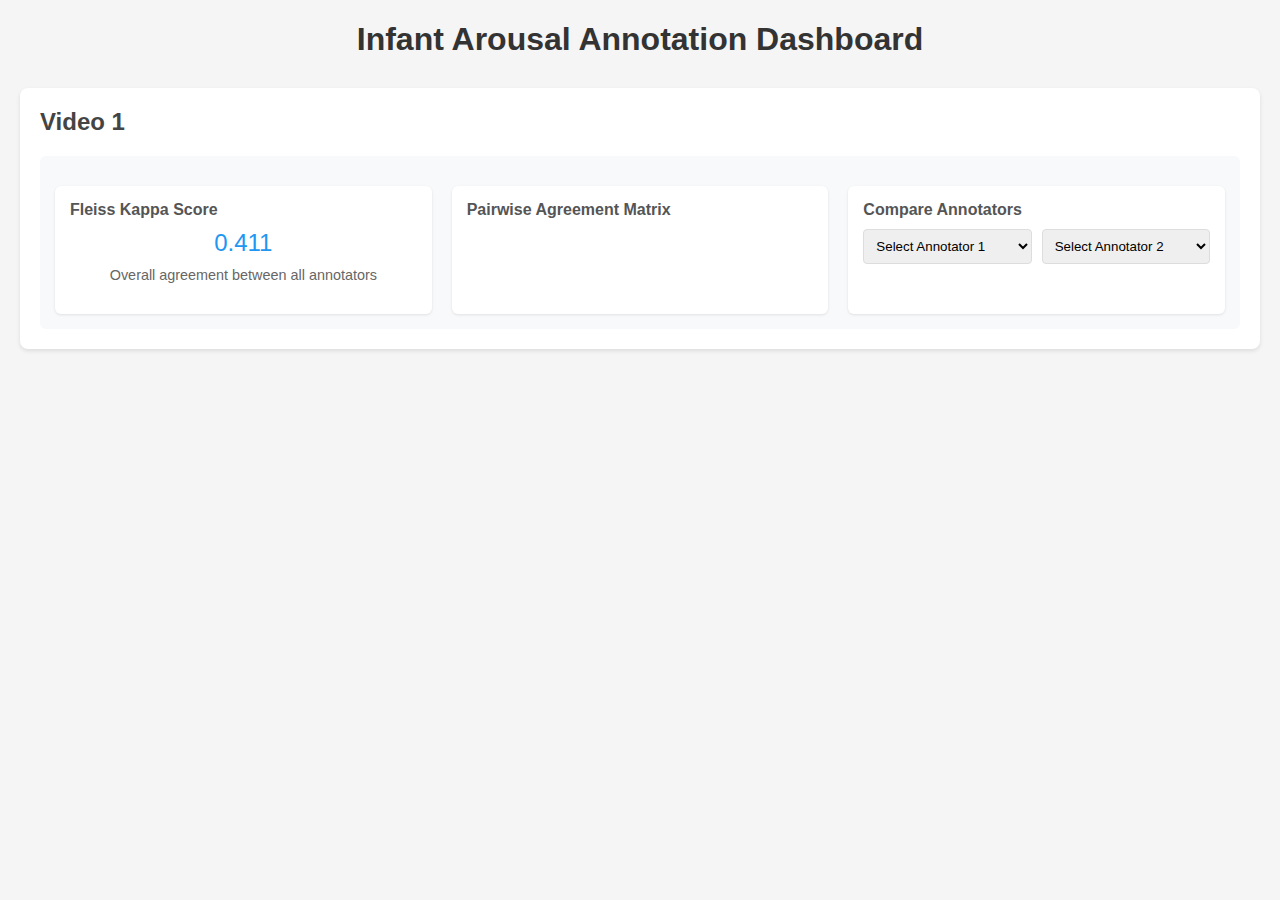
<file: arousal_annotation_dashboard.html>
<!DOCTYPE html>
<html>
<head>
    <title>Infant Arousal Annotation Dashboard</title>
    <script src="https://cdn.plot.ly/plotly-2.24.1.min.js"></script>
    <style>
        body {
            font-family: Arial, sans-serif;
            margin: 20px;
            background-color: #f5f5f5;
        }
        h1 {
            color: #333;
            text-align: center;
            margin-bottom: 30px;
        }
        .video-card {
            background: white;
            border-radius: 8px;
            padding: 20px;
            margin-bottom: 20px;
            box-shadow: 0 2px 4px rgba(0,0,0,0.1);
        }
        h2 {
            color: #444;
            margin-top: 0;
        }
        .metrics-section {
            margin-top: 20px;
            padding: 15px;
            background: #f8f9fa;
            border-radius: 6px;
        }
        .metrics-grid {
            display: grid;
            grid-template-columns: repeat(auto-fit, minmax(250px, 1fr));
            gap: 20px;
            margin-top: 15px;
        }
        .metric-card {
            background: white;
            padding: 15px;
            border-radius: 6px;
            box-shadow: 0 1px 3px rgba(0,0,0,0.1);
        }
        .metric-title {
            font-weight: bold;
            color: #555;
            margin-bottom: 10px;
        }
        .kappa-value {
            font-size: 24px;
            color: #2196F3;
            text-align: center;
            margin: 10px 0;
        }
        .kappa-label {
            color: #666;
            font-size: 0.9em;
            text-align: center;
        }
        .kappa-matrix {
            width: 100%;
            border-collapse: collapse;
            margin-top: 10px;
        }
        .kappa-matrix th, .kappa-matrix td {
            padding: 8px;
            text-align: center;
            border: 1px solid #ddd;
        }
        .kappa-matrix th {
            background: #f5f5f5;
        }
        .annotator-select {
            display: flex;
            gap: 10px;
            margin-bottom: 15px;
        }
        .annotator-select select {
            flex: 1;
            padding: 8px;
            border: 1px solid #ddd;
            border-radius: 4px;
        }
        .comparison-result {
            text-align: center;
            padding: 10px;
            font-size: 1.1em;
            color: #444;
        }
    </style>
</head>
<body>
    <h1>Infant Arousal Annotation Dashboard</h1>
    
    <!-- Video Card Template -->
    <template id="video-card-template">
        <div class="video-card">
            <h2>Video {VIDEO_ID}</h2>
            <div id="plot-{VIDEO_ID}"></div>
            <div class="metrics-section" id="metrics-{VIDEO_ID}">
                <div class="metrics-grid">
                    <div class="metric-card">
                        <div class="metric-title">Fleiss Kappa Score</div>
                        <div class="kappa-value">{FLEISS_KAPPA}</div>
                        <div class="kappa-label">Overall agreement between all annotators</div>
                    </div>
                    <div class="metric-card">
                        <div class="metric-title">Pairwise Agreement Matrix</div>
                        <div id="kappa-matrix-{VIDEO_ID}"></div>
                    </div>
                    <div class="metric-card">
                        <div class="metric-title">Compare Annotators</div>
                        <div class="annotator-select">
                            <select id="annotator1-{VIDEO_ID}" onchange="updateComparisonResult('{VIDEO_ID}')">
                                <option value="">Select Annotator 1</option>
                                {ANNOTATOR_OPTIONS}
                            </select>
                            <select id="annotator2-{VIDEO_ID}" onchange="updateComparisonResult('{VIDEO_ID}')">
                                <option value="">Select Annotator 2</option>
                                {ANNOTATOR_OPTIONS}
                            </select>
                        </div>
                        <div id="comparison-result-{VIDEO_ID}" class="comparison-result"></div>
                    </div>
                </div>
            </div>
        </div>
    </template>

    <div id="video-cards"></div>

    <script>
        // Agreement metrics data
        const agreementMetrics = {
            "1": {
                fleissKappa: 0.411,
                annotators: ["Alexys", "Justin", "Liyang", "Emma"],
                pairwiseKappa: {
                    "Justin-Emma": 0.419,
                    "Justin-Liyang": 0.087,
                    "Justin-Alexys": 0.723,
                    "Emma-Liyang": 0.148,
                    "Emma-Alexys": 0.542,
                    "Liyang-Alexys": 0.112
                }
            },
            "2": {
                fleissKappa: 0.722,
                annotators: ["Liyang", "Emma", "Yasmin"],
                pairwiseKappa: {
                    "Liyang-Emma": 0.669,
                    "Liyang-Yasmin": 0.907,
                    "Emma-Yasmin": 0.649
                }
            },
            "3": {
                fleissKappa: 0.552,
                annotators: ["Liyang", "Yasmin", "Marina", "Justin", "Emma"],
                pairwiseKappa: {
                    "Liyang-Marina": 0.434,
                    "Liyang-Yasmin": 0.555,
                    "Liyang-Emma": 0.627,
                    "Liyang-Justin": 0.439,
                    "Marina-Yasmin": 0.404,
                    "Marina-Emma": 0.47,
                    "Marina-Justin": 0.362,
                    "Yasmin-Emma": 0.681,
                    "Yasmin-Justin": 0.729,
                    "Emma-Justin": 0.688
                }
            },
            "6": {
                fleissKappa: 0.319,
                annotators: ["Justin", "Emma"],
                pairwiseKappa: {
                    "Justin-Emma": 0.32
                }
            },
            "7": {
                fleissKappa: 0.725,
                annotators: ["Justin", "Liyang", "Emma", "Yasmin"],
                pairwiseKappa: {
                    "Emma-Liyang": 0.749,
                    "Emma-Yasmin": 0.812,
                    "Emma-Justin": 0.753,
                    "Liyang-Yasmin": 0.823,
                    "Liyang-Justin": 0.609,
                    "Yasmin-Justin": 0.663
                }
            },
            "9": {
                fleissKappa: 0.727,
                annotators: ["Justin", "Liyang", "Yasmin", "Emma"],
                pairwiseKappa: {
                    "Liyang-Yasmin": 0.954,
                    "Liyang-Emma": 0.598,
                    "Liyang-Justin": 0.72,
                    "Yasmin-Emma": 0.637,
                    "Yasmin-Justin": 0.732,
                    "Emma-Justin": 0.692
                }
            },
            "10": {
                fleissKappa: 0.394,
                annotators: ["Sam", "Liyang", "Yasmin", "Justin", "Emma"],
                pairwiseKappa: {
                    "Emma-Sam": 0.476,
                    "Emma-Liyang": 0.119,
                    "Emma-Yasmin": 0.456,
                    "Emma-Justin": 0.392,
                    "Sam-Liyang": 0.074,
                    "Sam-Yasmin": 0.446,
                    "Sam-Justin": 0.727,
                    "Liyang-Yasmin": 0.517,
                    "Liyang-Justin": 0.058,
                    "Yasmin-Justin": 0.378
                }
            },
            "11": {
                fleissKappa: 0.903,
                annotators: ["Justin", "Emma"],
                pairwiseKappa: {
                    "Justin-Emma": 0.904
                }
            },
            "12": {
                fleissKappa: 0.747,
                annotators: ["Justin", "Liyang", "Yasmin", "Emma"],
                pairwiseKappa: {
                    "Liyang-Yasmin": 0.737,
                    "Liyang-Justin": 0.545,
                    "Liyang-Emma": 0.632,
                    "Yasmin-Justin": 0.775,
                    "Yasmin-Emma": 0.849,
                    "Justin-Emma": 0.88
                }
            },
            "13": {
                fleissKappa: 0.582,
                annotators: ["Justin", "Emma"],
                pairwiseKappa: {
                    "Emma-Justin": 0.587
                }
            },
            "14": {
                fleissKappa: 0.627,
                annotators: ["Justin", "Liyang", "Emma", "Yasmin"],
                pairwiseKappa: {
                    "Emma-Justin": 0.545,
                    "Emma-Liyang": 0.617,
                    "Emma-Yasmin": 0.643,
                    "Justin-Liyang": 0.566,
                    "Justin-Yasmin": 0.599,
                    "Liyang-Yasmin": 0.913
                }
            },
            "15": {
                fleissKappa: 0.673,
                annotators: ["Justin", "Yasmin", "Emma"],
                pairwiseKappa: {
                    "Justin-Emma": 0.806,
                    "Justin-Yasmin": 0.522,
                    "Emma-Yasmin": 0.657
                }
            },
            "16": {
                fleissKappa: 0.58,
                annotators: ["Sam", "Liyang", "Yasmin", "Justin", "Emma"],
                pairwiseKappa: {
                    "Emma-Justin": 0.102,
                    "Emma-Liyang": 0.75,
                    "Emma-Sam": 0.812,
                    "Emma-Yasmin": 0.81,
                    "Justin-Liyang": 0.069,
                    "Justin-Sam": 0.113,
                    "Justin-Yasmin": 0.086,
                    "Liyang-Sam": 0.649,
                    "Liyang-Yasmin": 0.903,
                    "Sam-Yasmin": 0.698
                }
            },
            "18": {
                fleissKappa: 0.472,
                annotators: ["Alexys", "Justin", "Liyang", "Yasmin"],
                pairwiseKappa: {
                    "Liyang-Yasmin": 0.899,
                    "Liyang-Alexys": 0.24,
                    "Liyang-Justin": 0.288,
                    "Yasmin-Alexys": 0.296,
                    "Yasmin-Justin": 0.346,
                    "Alexys-Justin": 0.772
                }
            },
            "19": {
                fleissKappa: 0.51,
                annotators: ["Justin", "Yasmin", "Liyang", "Emma"],
                pairwiseKappa: {
                    "Emma-Justin": 0.877,
                    "Emma-Yasmin": 0.399,
                    "Emma-Liyang": 0.336,
                    "Justin-Yasmin": 0.328,
                    "Justin-Liyang": 0.273,
                    "Yasmin-Liyang": 0.872
                }
            },
            "20": {
                fleissKappa: 0.023,
                annotators: ["Justin", "Liyang", "Emma"],
                pairwiseKappa: {
                    "Liyang-Emma": 0.0,
                    "Liyang-Justin": -0.001,
                    "Emma-Justin": 0.058
                }
            },
            "23": {
                fleissKappa: 0.31,
                annotators: ["Justin", "Liyang", "Yasmin", "Emma"],
                pairwiseKappa: {
                    "Liyang-Yasmin": 0.777,
                    "Liyang-Emma": 0.517,
                    "Liyang-Justin": 0.013,
                    "Yasmin-Emma": 0.521,
                    "Yasmin-Justin": 0.165,
                    "Emma-Justin": -0.048
                }
            },
            "24": {
                fleissKappa: 0.689,
                annotators: ["Justin", "Yasmin", "Liyang", "Emma"],
                pairwiseKappa: {
                    "Emma-Justin": 0.908,
                    "Emma-Yasmin": 0.773,
                    "Emma-Liyang": 0.476,
                    "Justin-Yasmin": 0.735,
                    "Justin-Liyang": 0.444,
                    "Yasmin-Liyang": 0.658
                }
            }
        };

        // Function to create annotator options HTML
        function createAnnotatorOptions(annotators) {
            return annotators.map(a => `<option value="${a}">${a}</option>`).join('');
        }

        // Function to create a video card
        function createVideoCard(videoId, metrics) {
            const template = document.getElementById('video-card-template').innerHTML;
            const annotatorOptions = createAnnotatorOptions(metrics.annotators);
            
            return template
                .replace(/{VIDEO_ID}/g, videoId)
                .replace('{FLEISS_KAPPA}', metrics.fleissKappa.toFixed(3))
                .replace(/{ANNOTATOR_OPTIONS}/g, annotatorOptions);
        }

        // Function to update comparison result
        function updateComparisonResult(videoId) {
            const annotator1 = document.getElementById(`annotator1-${videoId}`).value;
            const annotator2 = document.getElementById(`annotator2-${videoId}`).value;
            
            if (annotator1 && annotator2 && annotator1 !== annotator2) {
                const pair = [annotator1, annotator2].sort().join('-');
                const kappa = agreementMetrics[videoId].pairwiseKappa[pair];
                document.getElementById(`comparison-result-${videoId}`).innerHTML = 
                    `Kappa Score between ${annotator1} and ${annotator2}: <strong>${kappa.toFixed(3)}</strong>`;
            } else {
                document.getElementById(`comparison-result-${videoId}`).innerHTML = 
                    'Please select two different annotators';
            }
        }

        // Function to create kappa matrix
        function createKappaMatrix(videoId, container) {
            const metrics = agreementMetrics[videoId];
            const annotators = metrics.annotators;
            
            let table = '<table class="kappa-matrix"><tr><th></th>';
            annotators.forEach(a => {
                table += `<th>${a}</th>`;
            });
            table += '</tr>';
            
            annotators.forEach(a1 => {
                table += `<tr><th>${a1}</th>`;
                annotators.forEach(a2 => {
                    if (a1 === a2) {
                        table += '<td>1.000</td>';
                    } else {
                        const pair = [a1, a2].sort().join('-');
                        const kappa = metrics.pairwiseKappa[pair];
                        table += `<td>${kappa.toFixed(3)}</td>`;
                    }
                });
                table += '</tr>';
            });
            table += '</table>';
            
            container.innerHTML = table;
        }

        // Initialize video cards when page loads
        document.addEventListener('DOMContentLoaded', function() {
            const container = document.getElementById('video-cards');
            Object.entries(agreementMetrics).forEach(([videoId, metrics]) => {
                const cardHtml = createVideoCard(videoId, metrics);
                container.insertAdjacentHTML('beforeend', cardHtml);
                
                // Create kappa matrix for this video
                const matrixContainer = document.getElementById(`kappa-matrix-${videoId}`);
                if (matrixContainer) {
                    createKappaMatrix(videoId, matrixContainer);
                }
            });
        });
    </script>
</body>
</html>
</file>
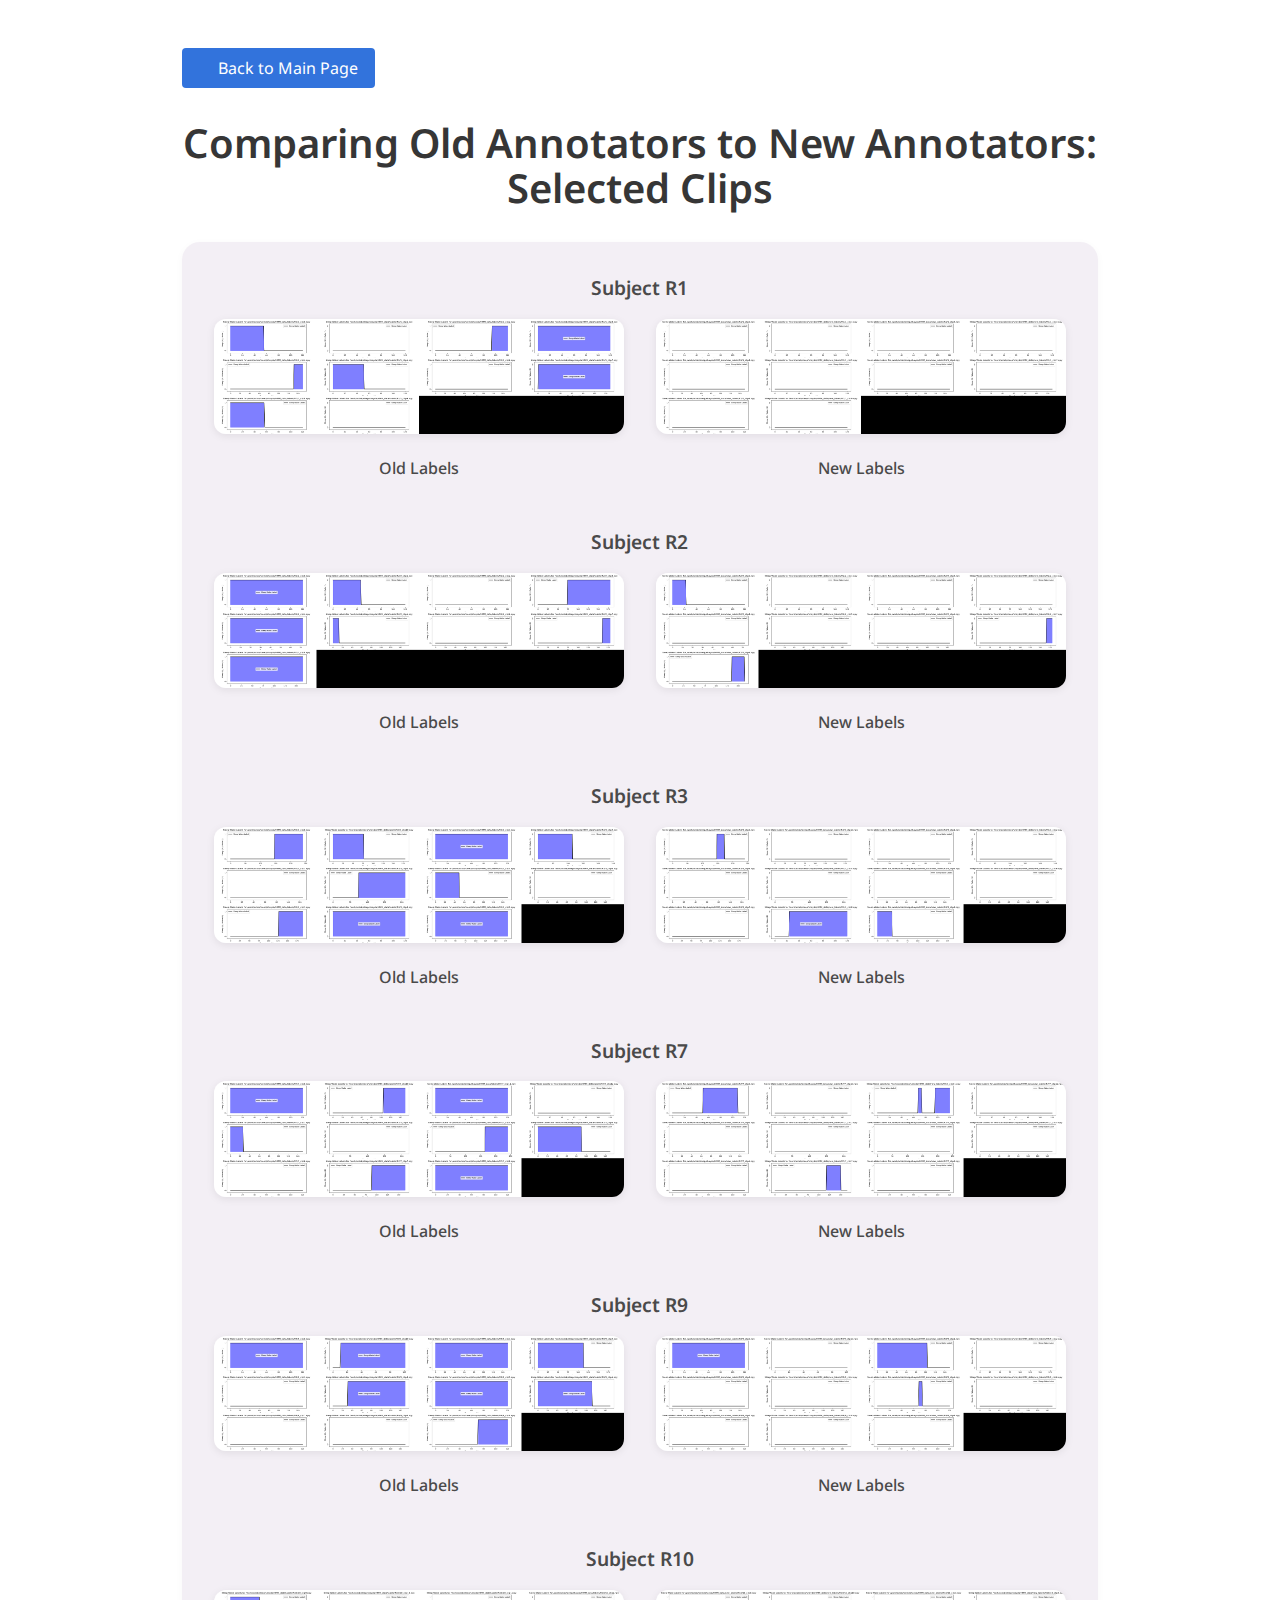
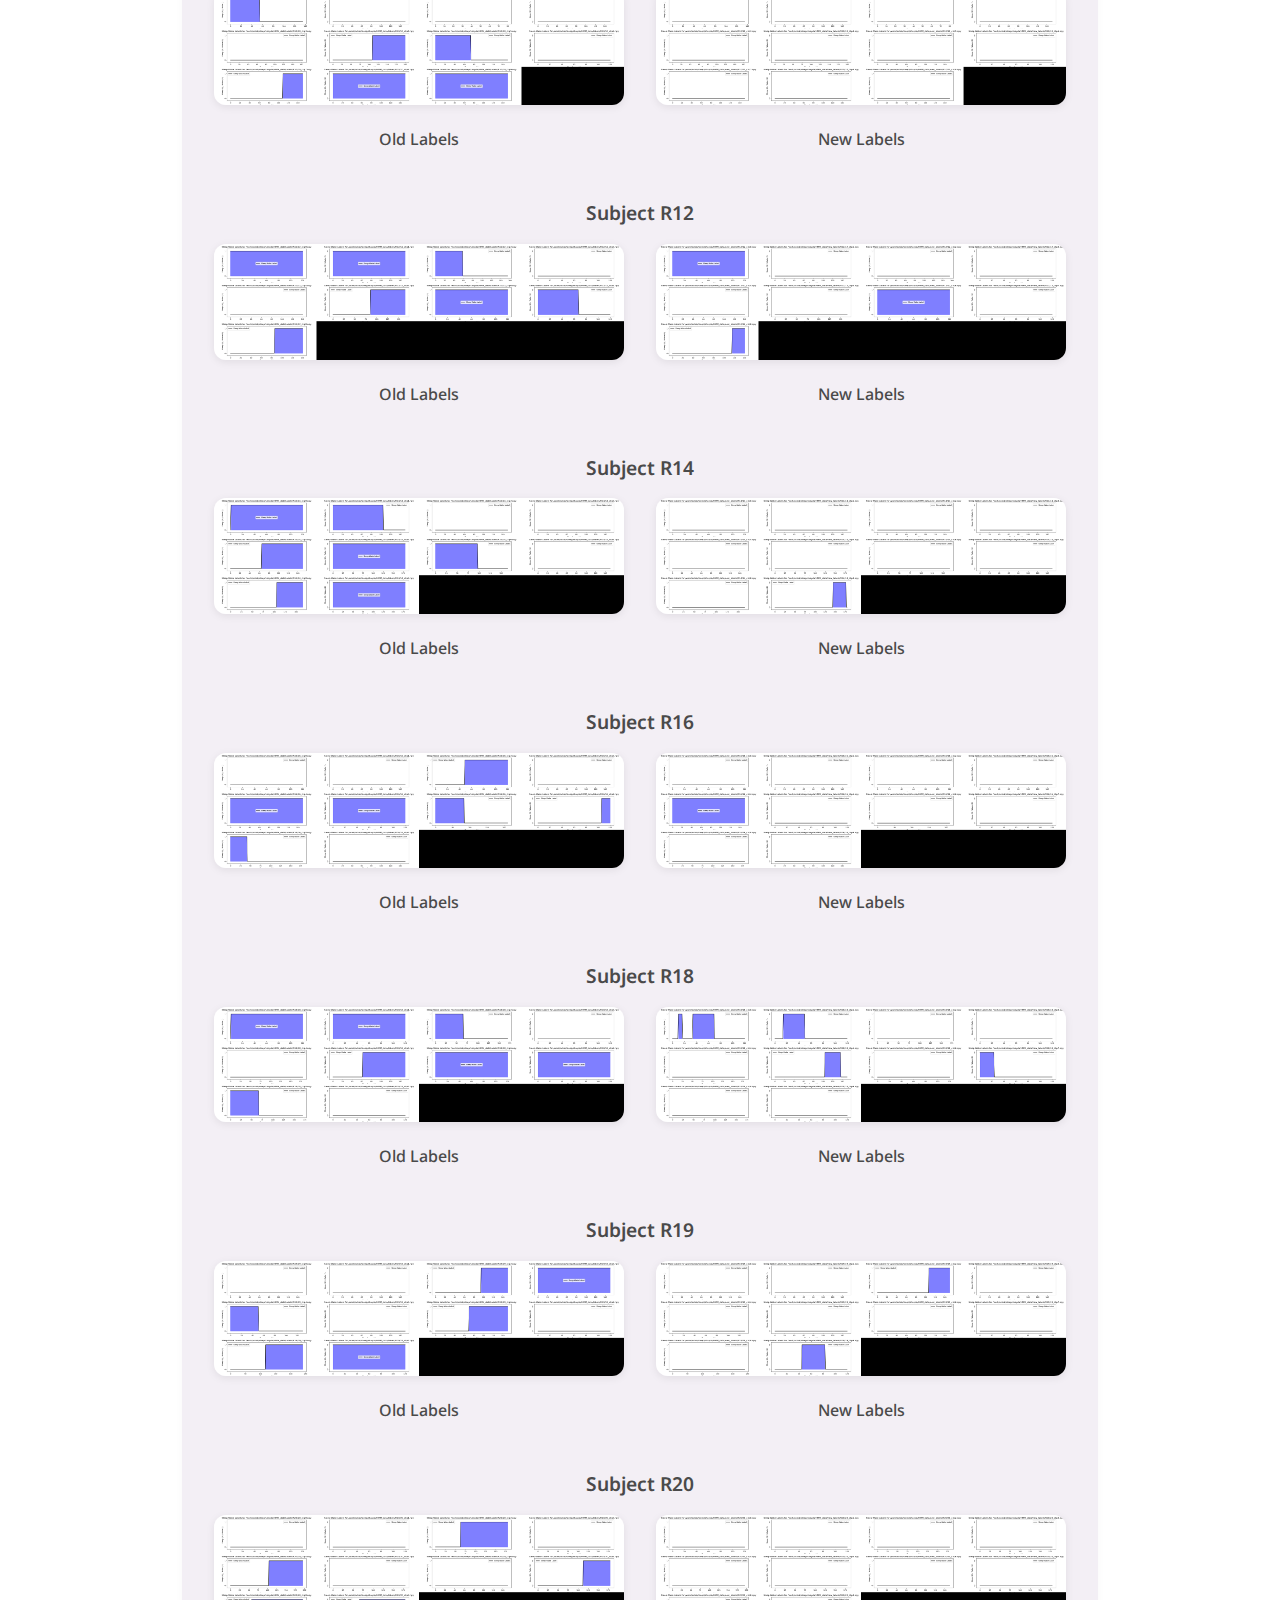
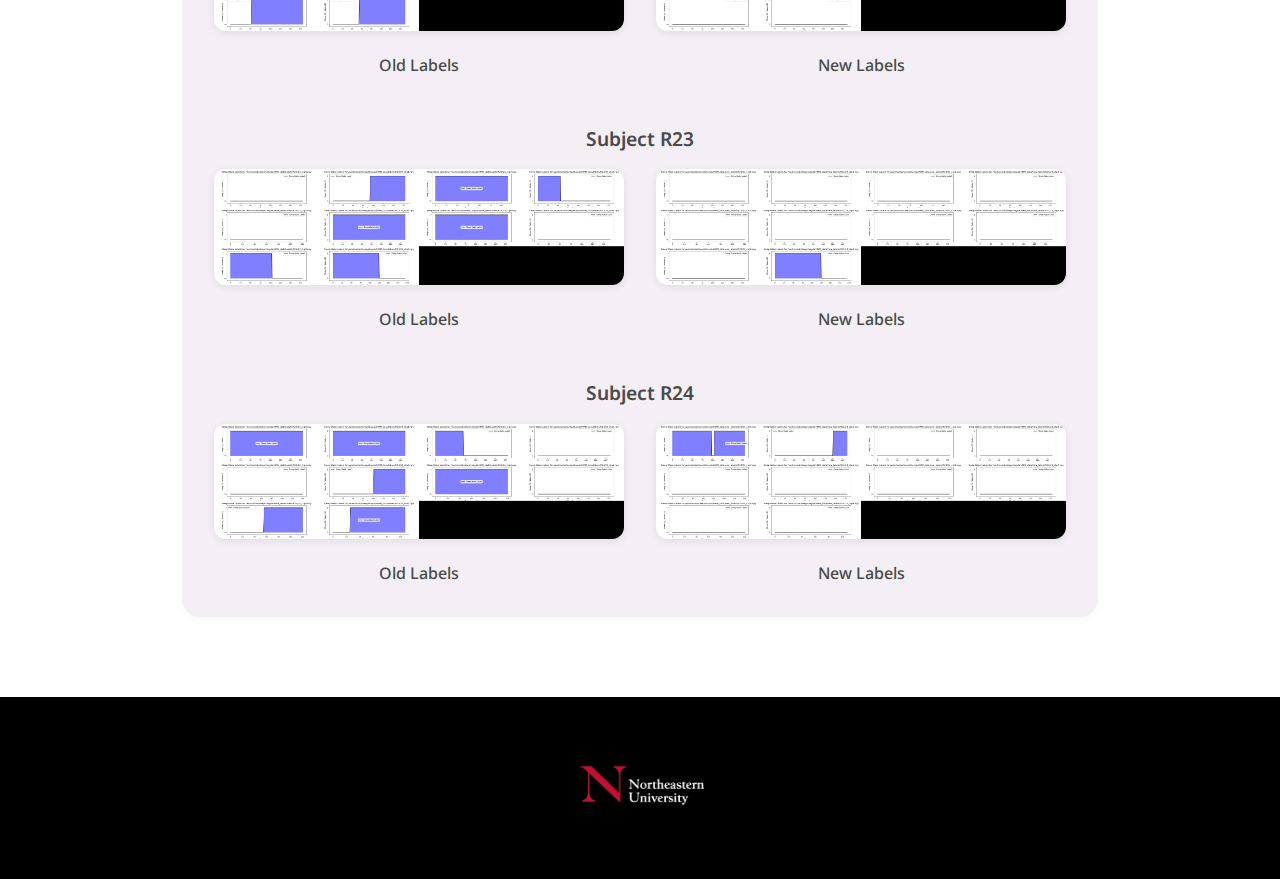
<file: comparing_annotators.html>
<!DOCTYPE html>
<html>
<head>
  <meta charset="utf-8">
  <title>Comparing Old Annotators to New Annotators: Selected Clips</title>
  <link rel="icon" type="image/x-icon" href="static/images/northeastern-logo.png">
  <link href="https://fonts.googleapis.com/css?family=Google+Sans|Noto+Sans|Castoro" rel="stylesheet">
  <link rel="stylesheet" href="static/css/bulma.min.css">
  <link rel="stylesheet" href="static/css/fontawesome.all.min.css">
  <link rel="stylesheet" href="static/css/index.css">
  <style>
    .comparison-container {
      background: rgba(108, 52, 131, 0.08);
      border-radius: 18px;
      padding: 2rem;
      margin-bottom: 2rem;
      box-shadow: 0 2px 8px rgba(0,0,0,0.03);
    }
    .image-pair {
      margin-bottom: 3rem;
    }
    .image-pair:last-child {
      margin-bottom: 0;
    }
    .image-title {
      font-size: 1.2rem;
      font-weight: 600;
      margin-bottom: 1rem;
      text-align: center;
    }
    .image-container {
      display: flex;
      justify-content: space-between;
      gap: 2rem;
    }
    .image-box {
      flex: 1;
      text-align: center;
    }
    .image-box img {
      max-width: 100%;
      border-radius: 12px;
      box-shadow: 0 2px 8px rgba(0,0,0,0.08);
    }
    .image-label {
      margin-top: 1rem;
      font-weight: 500;
    }
    .back-button {
      margin-bottom: 2rem;
    }
  </style>
</head>
<body>
  <section class="section">
    <div class="container">
      <div class="columns is-centered">
        <div class="column is-four-fifths">
          <!-- Back Button -->
          <div class="back-button">
            <a href="index.html" class="button is-link">
              <span class="icon">
                <i class="fas fa-arrow-left"></i>
              </span>
              <span>Back to Main Page</span>
            </a>
          </div>

          <!-- Title -->
          <h1 class="title is-2 has-text-centered" style="margin-bottom: 2rem;">
            Comparing Old Annotators to New Annotators: Selected Clips
          </h1>

          <!-- Comparison Container -->
          <div class="comparison-container">
            <!-- R1 -->
            <div class="image-pair">
              <div class="image-title">Subject R1</div>
              <div class="image-container">
                <div class="image-box">
                  <img src="static/images/collage_old_labels/R1_all_clips.png" alt="R1 Old Labels">
                  <div class="image-label">Old Labels</div>
                </div>
                <div class="image-box">
                  <img src="static/images/collage_new_labels/R1_all_clips.png" alt="R1 New Labels">
                  <div class="image-label">New Labels</div>
                </div>
              </div>
            </div>

            <!-- R2 -->
            <div class="image-pair">
              <div class="image-title">Subject R2</div>
              <div class="image-container">
                <div class="image-box">
                  <img src="static/images/collage_old_labels/R2_all_clips.png" alt="R2 Old Labels">
                  <div class="image-label">Old Labels</div>
                </div>
                <div class="image-box">
                  <img src="static/images/collage_new_labels/R2_all_clips.png" alt="R2 New Labels">
                  <div class="image-label">New Labels</div>
                </div>
              </div>
            </div>

            <!-- R3 -->
            <div class="image-pair">
              <div class="image-title">Subject R3</div>
              <div class="image-container">
                <div class="image-box">
                  <img src="static/images/collage_old_labels/R3_all_clips.png" alt="R3 Old Labels">
                  <div class="image-label">Old Labels</div>
                </div>
                <div class="image-box">
                  <img src="static/images/collage_new_labels/R3_all_clips.png" alt="R3 New Labels">
                  <div class="image-label">New Labels</div>
                </div>
              </div>
            </div>

            <!-- R7 -->
            <div class="image-pair">
              <div class="image-title">Subject R7</div>
              <div class="image-container">
                <div class="image-box">
                  <img src="static/images/collage_old_labels/R7_all_clips.png" alt="R7 Old Labels">
                  <div class="image-label">Old Labels</div>
                </div>
                <div class="image-box">
                  <img src="static/images/collage_new_labels/R7_all_clips.png" alt="R7 New Labels">
                  <div class="image-label">New Labels</div>
                </div>
              </div>
            </div>

            <!-- R9 -->
            <div class="image-pair">
              <div class="image-title">Subject R9</div>
              <div class="image-container">
                <div class="image-box">
                  <img src="static/images/collage_old_labels/R9_all_clips.png" alt="R9 Old Labels">
                  <div class="image-label">Old Labels</div>
                </div>
                <div class="image-box">
                  <img src="static/images/collage_new_labels/R9_all_clips.png" alt="R9 New Labels">
                  <div class="image-label">New Labels</div>
                </div>
              </div>
            </div>

            <!-- R10 -->
            <div class="image-pair">
              <div class="image-title">Subject R10</div>
              <div class="image-container">
                <div class="image-box">
                  <img src="static/images/collage_old_labels/R10_all_clips.png" alt="R10 Old Labels">
                  <div class="image-label">Old Labels</div>
                </div>
                <div class="image-box">
                  <img src="static/images/collage_new_labels/R10_all_clips.png" alt="R10 New Labels">
                  <div class="image-label">New Labels</div>
                </div>
              </div>
            </div>

            <!-- R12 -->
            <div class="image-pair">
              <div class="image-title">Subject R12</div>
              <div class="image-container">
                <div class="image-box">
                  <img src="static/images/collage_old_labels/R12_all_clips.png" alt="R12 Old Labels">
                  <div class="image-label">Old Labels</div>
                </div>
                <div class="image-box">
                  <img src="static/images/collage_new_labels/R12_all_clips.png" alt="R12 New Labels">
                  <div class="image-label">New Labels</div>
                </div>
              </div>
            </div>

            <!-- R14 -->
            <div class="image-pair">
              <div class="image-title">Subject R14</div>
              <div class="image-container">
                <div class="image-box">
                  <img src="static/images/collage_old_labels/R14_all_clips.png" alt="R14 Old Labels">
                  <div class="image-label">Old Labels</div>
                </div>
                <div class="image-box">
                  <img src="static/images/collage_new_labels/R14_all_clips.png" alt="R14 New Labels">
                  <div class="image-label">New Labels</div>
                </div>
              </div>
            </div>

            <!-- R16 -->
            <div class="image-pair">
              <div class="image-title">Subject R16</div>
              <div class="image-container">
                <div class="image-box">
                  <img src="static/images/collage_old_labels/R16_all_clips.png" alt="R16 Old Labels">
                  <div class="image-label">Old Labels</div>
                </div>
                <div class="image-box">
                  <img src="static/images/collage_new_labels/R16_all_clips.png" alt="R16 New Labels">
                  <div class="image-label">New Labels</div>
                </div>
              </div>
            </div>

            <!-- R18 -->
            <div class="image-pair">
              <div class="image-title">Subject R18</div>
              <div class="image-container">
                <div class="image-box">
                  <img src="static/images/collage_old_labels/R18_all_clips.png" alt="R18 Old Labels">
                  <div class="image-label">Old Labels</div>
                </div>
                <div class="image-box">
                  <img src="static/images/collage_new_labels/R18_all_clips.png" alt="R18 New Labels">
                  <div class="image-label">New Labels</div>
                </div>
              </div>
            </div>

            <!-- R19 -->
            <div class="image-pair">
              <div class="image-title">Subject R19</div>
              <div class="image-container">
                <div class="image-box">
                  <img src="static/images/collage_old_labels/R19_all_clips.png" alt="R19 Old Labels">
                  <div class="image-label">Old Labels</div>
                </div>
                <div class="image-box">
                  <img src="static/images/collage_new_labels/R19_all_clips.png" alt="R19 New Labels">
                  <div class="image-label">New Labels</div>
                </div>
              </div>
            </div>

            <!-- R20 -->
            <div class="image-pair">
              <div class="image-title">Subject R20</div>
              <div class="image-container">
                <div class="image-box">
                  <img src="static/images/collage_old_labels/R20_all_clips.png" alt="R20 Old Labels">
                  <div class="image-label">Old Labels</div>
                </div>
                <div class="image-box">
                  <img src="static/images/collage_new_labels/R20_all_clips.png" alt="R20 New Labels">
                  <div class="image-label">New Labels</div>
                </div>
              </div>
            </div>

            <!-- R23 -->
            <div class="image-pair">
              <div class="image-title">Subject R23</div>
              <div class="image-container">
                <div class="image-box">
                  <img src="static/images/collage_old_labels/R23_all_clips.png" alt="R23 Old Labels">
                  <div class="image-label">Old Labels</div>
                </div>
                <div class="image-box">
                  <img src="static/images/collage_new_labels/R23_all_clips.png" alt="R23 New Labels">
                  <div class="image-label">New Labels</div>
                </div>
              </div>
            </div>

            <!-- R24 -->
            <div class="image-pair">
              <div class="image-title">Subject R24</div>
              <div class="image-container">
                <div class="image-box">
                  <img src="static/images/collage_old_labels/R24_all_clips.png" alt="R24 Old Labels">
                  <div class="image-label">Old Labels</div>
                </div>
                <div class="image-box">
                  <img src="static/images/collage_new_labels/R24_all_clips.png" alt="R24 New Labels">
                  <div class="image-label">New Labels</div>
                </div>
              </div>
            </div>
          </div>
        </div>
      </div>
    </div>
  </section>

  <!-- Footer -->
  <footer class="footer" style="background-color: black; padding: 3rem 0;">
    <div class="container">
      <div class="columns is-centered">
        <div class="column is-half has-text-centered">
          <img src="static/images/nulogo_combined.png" alt="Northeastern University Logo" style="max-height: 80px;">
        </div>
      </div>
    </div>
  </footer>
</body>
</html>
</file>
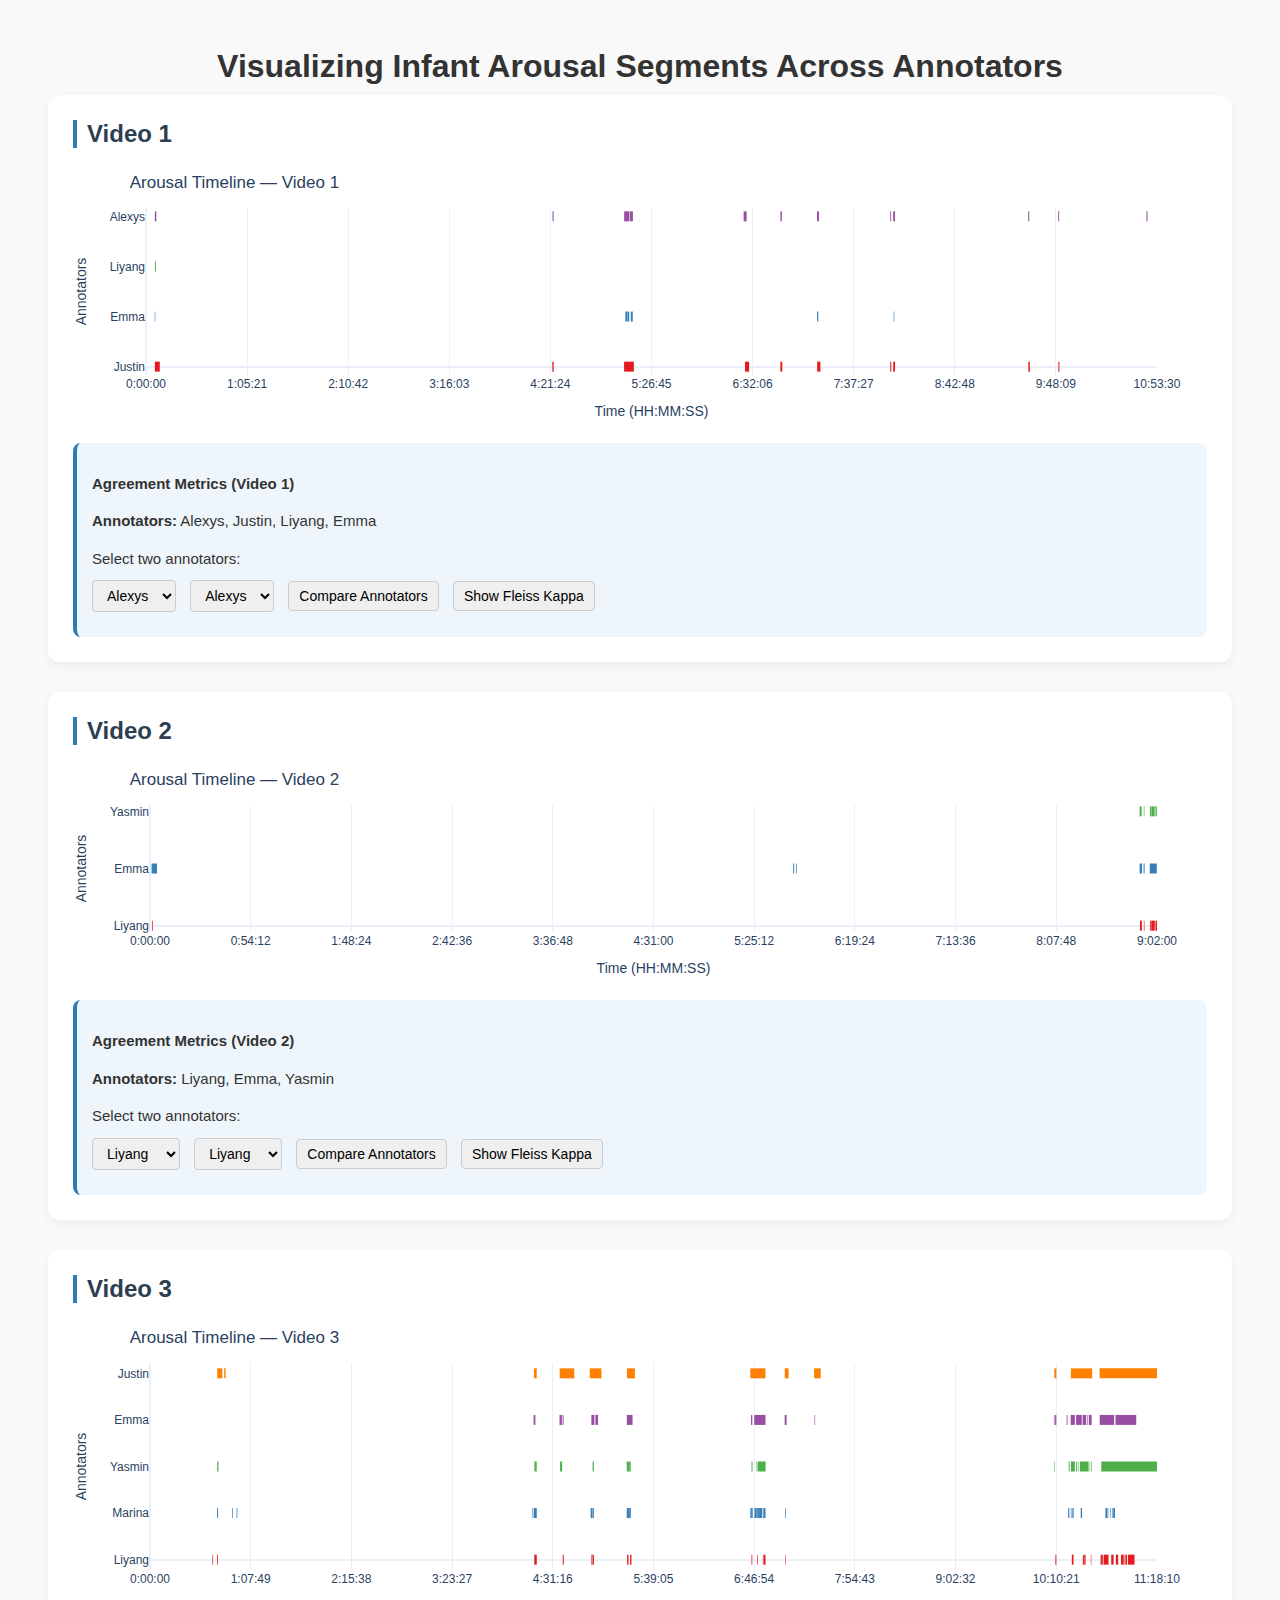
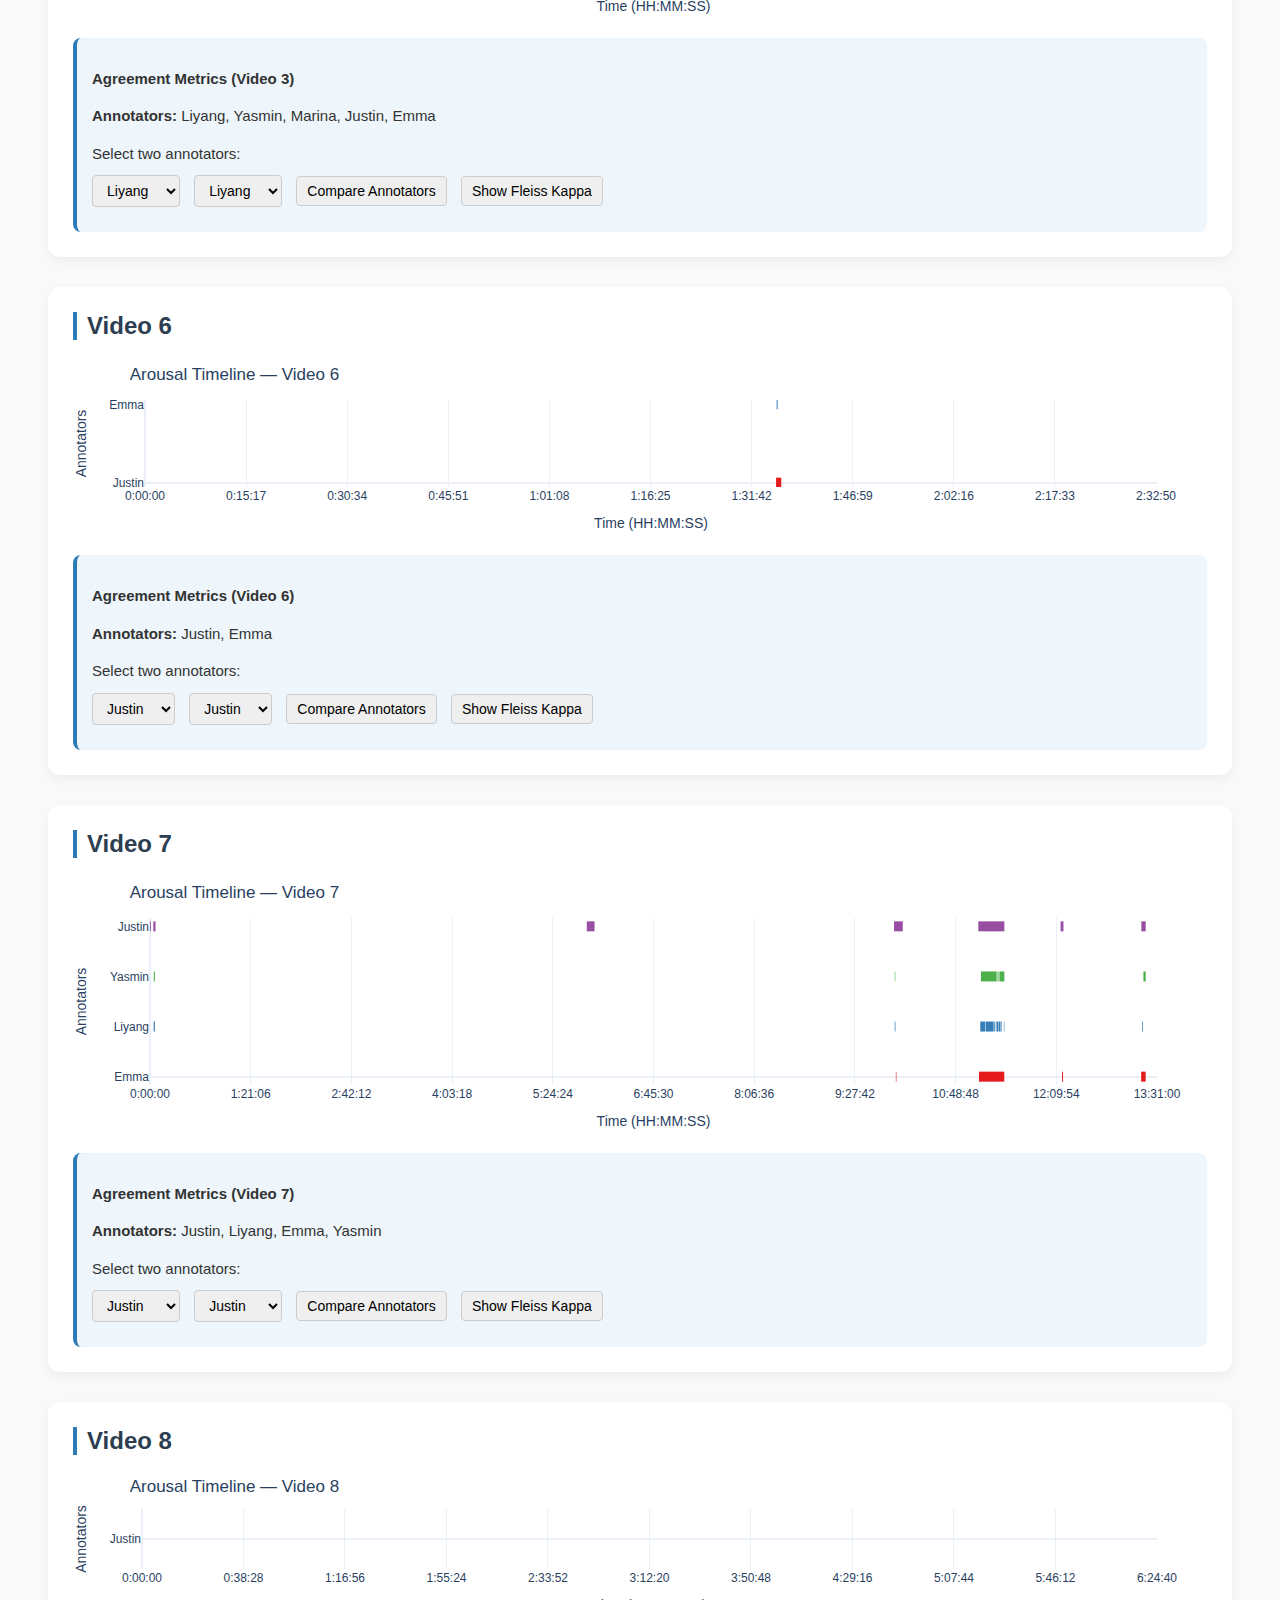
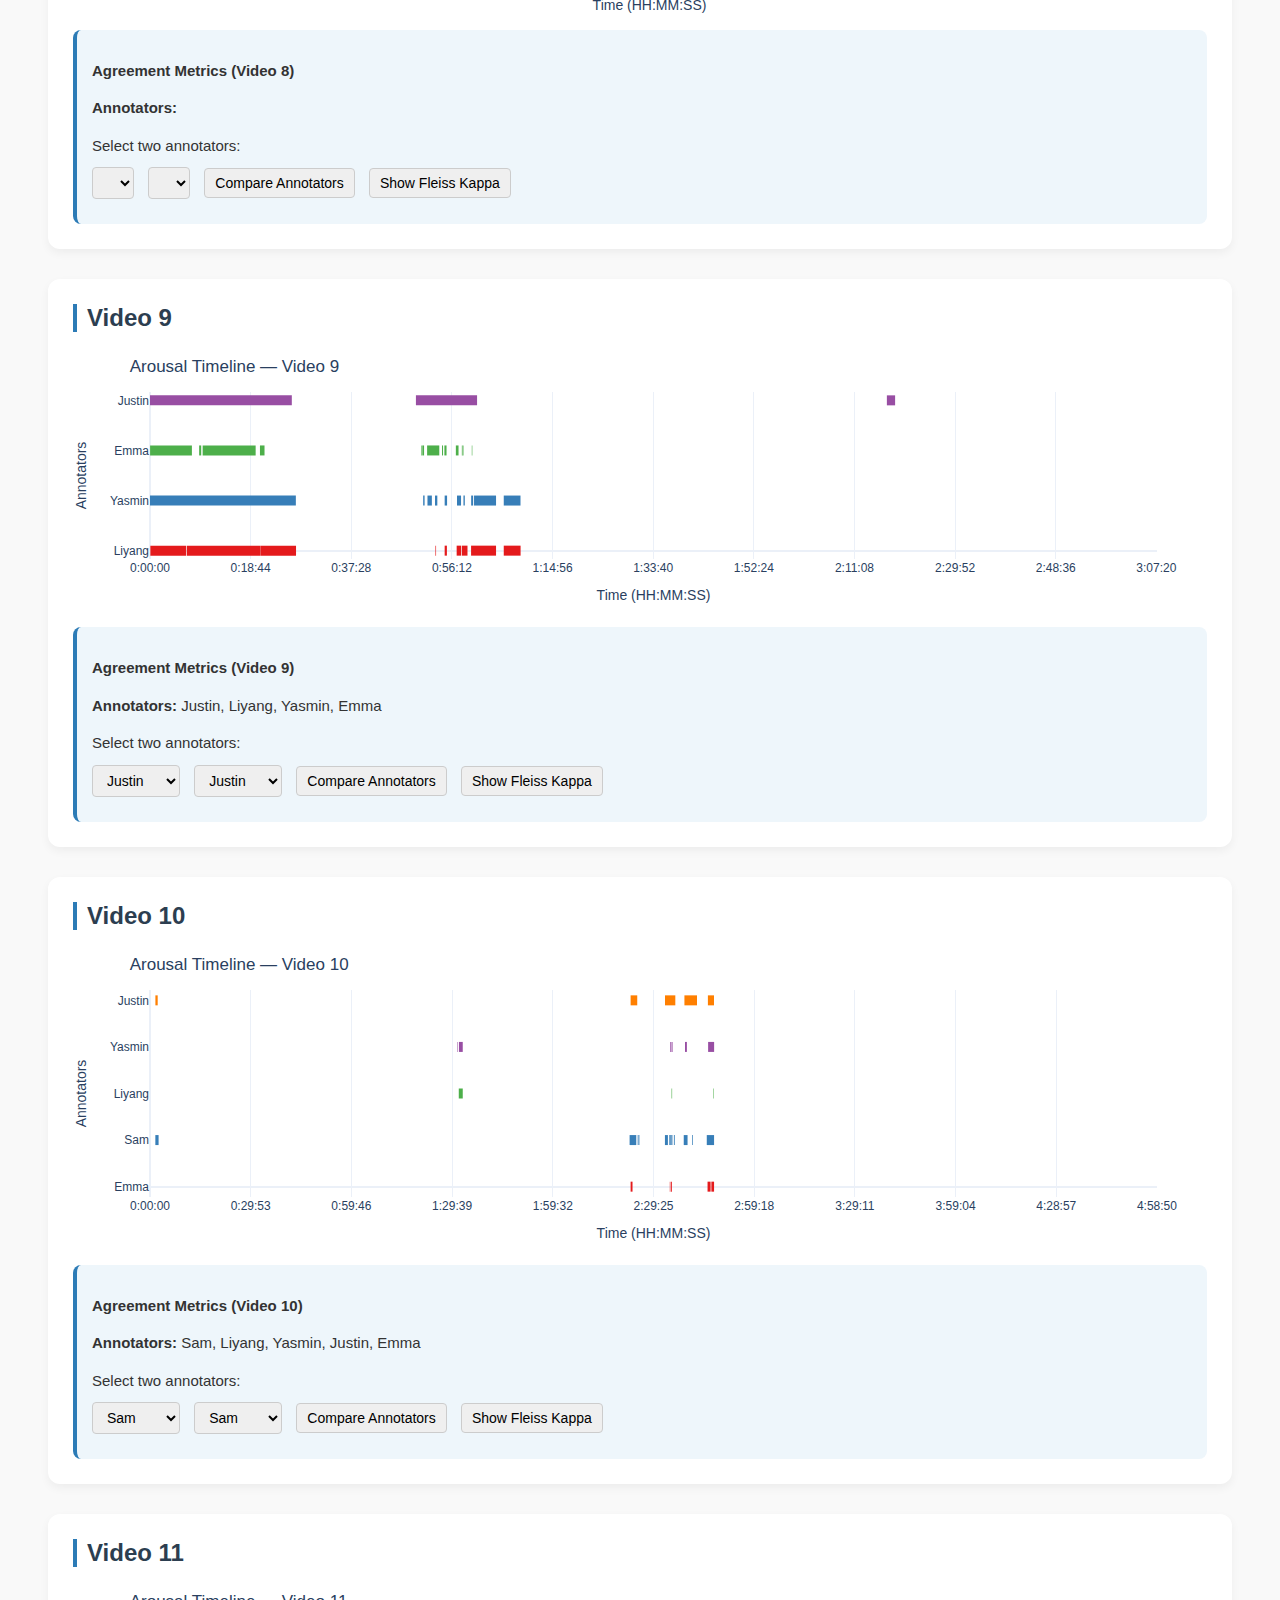
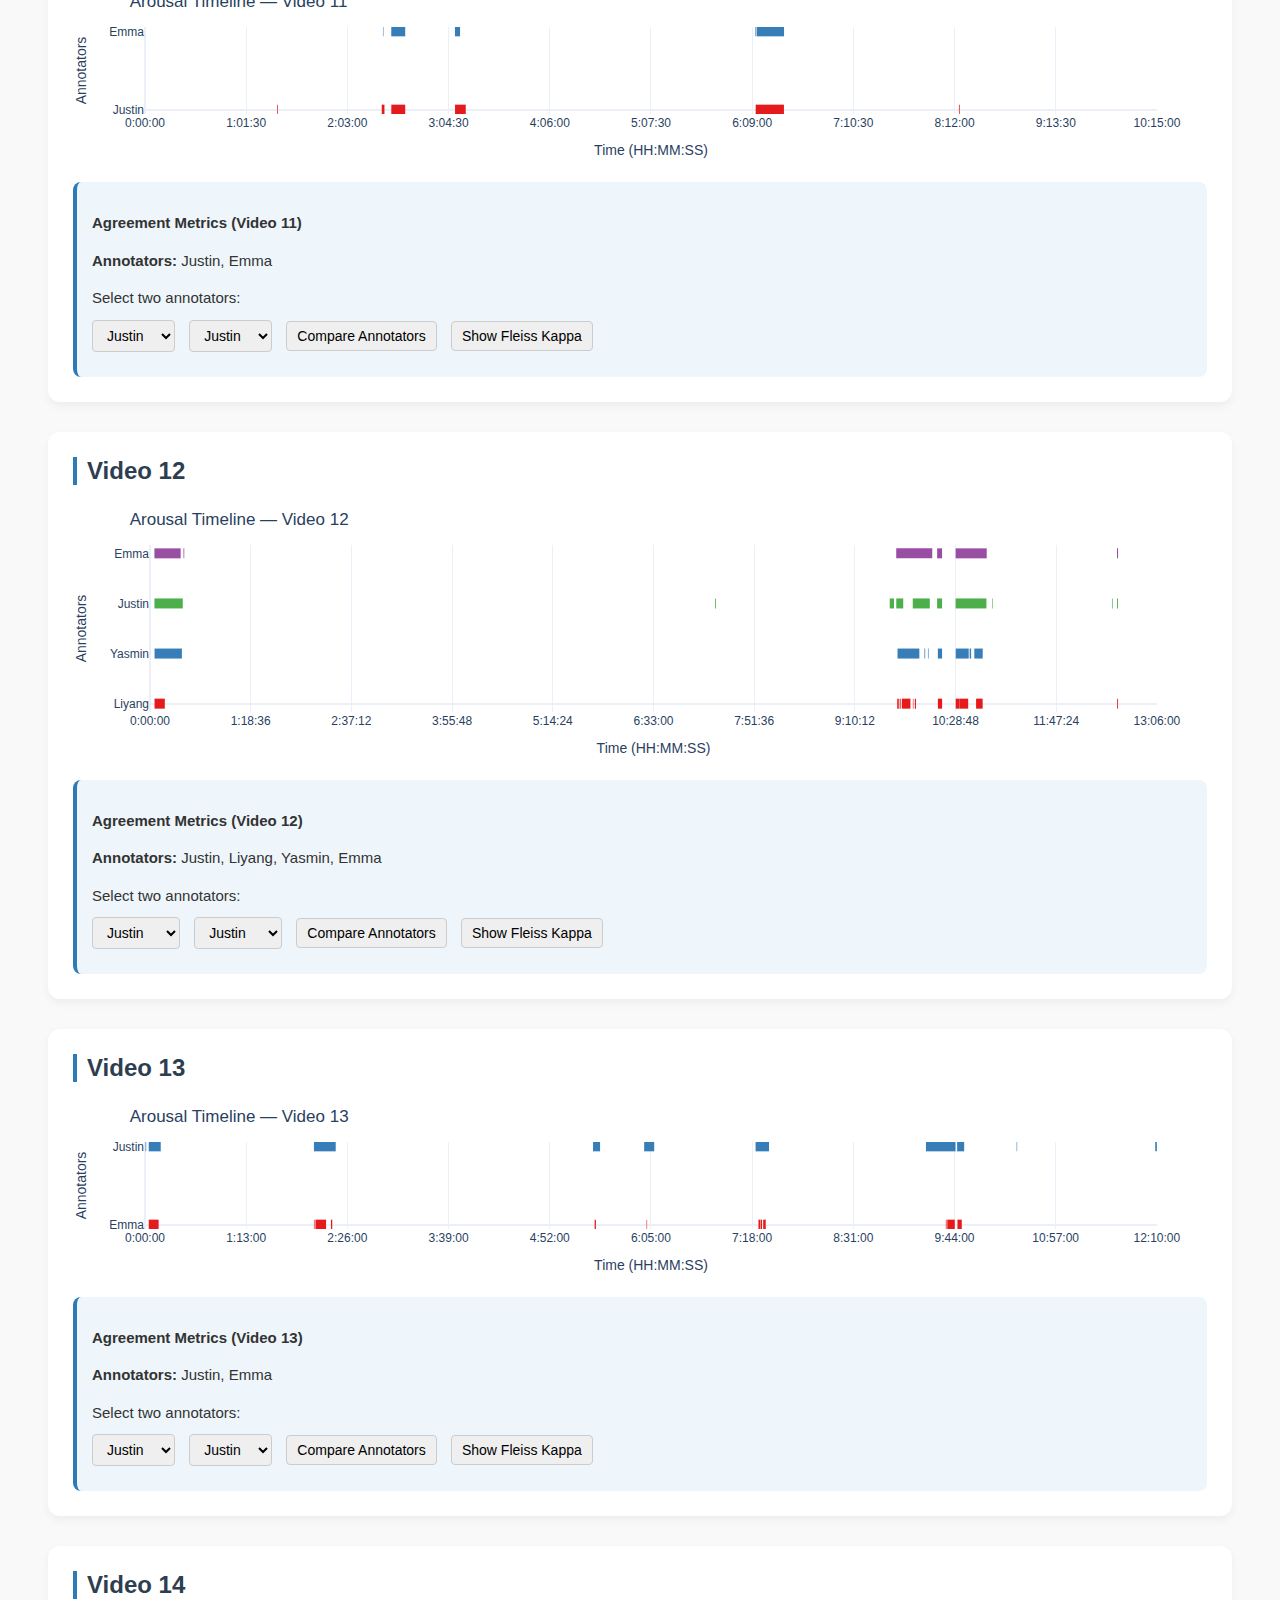
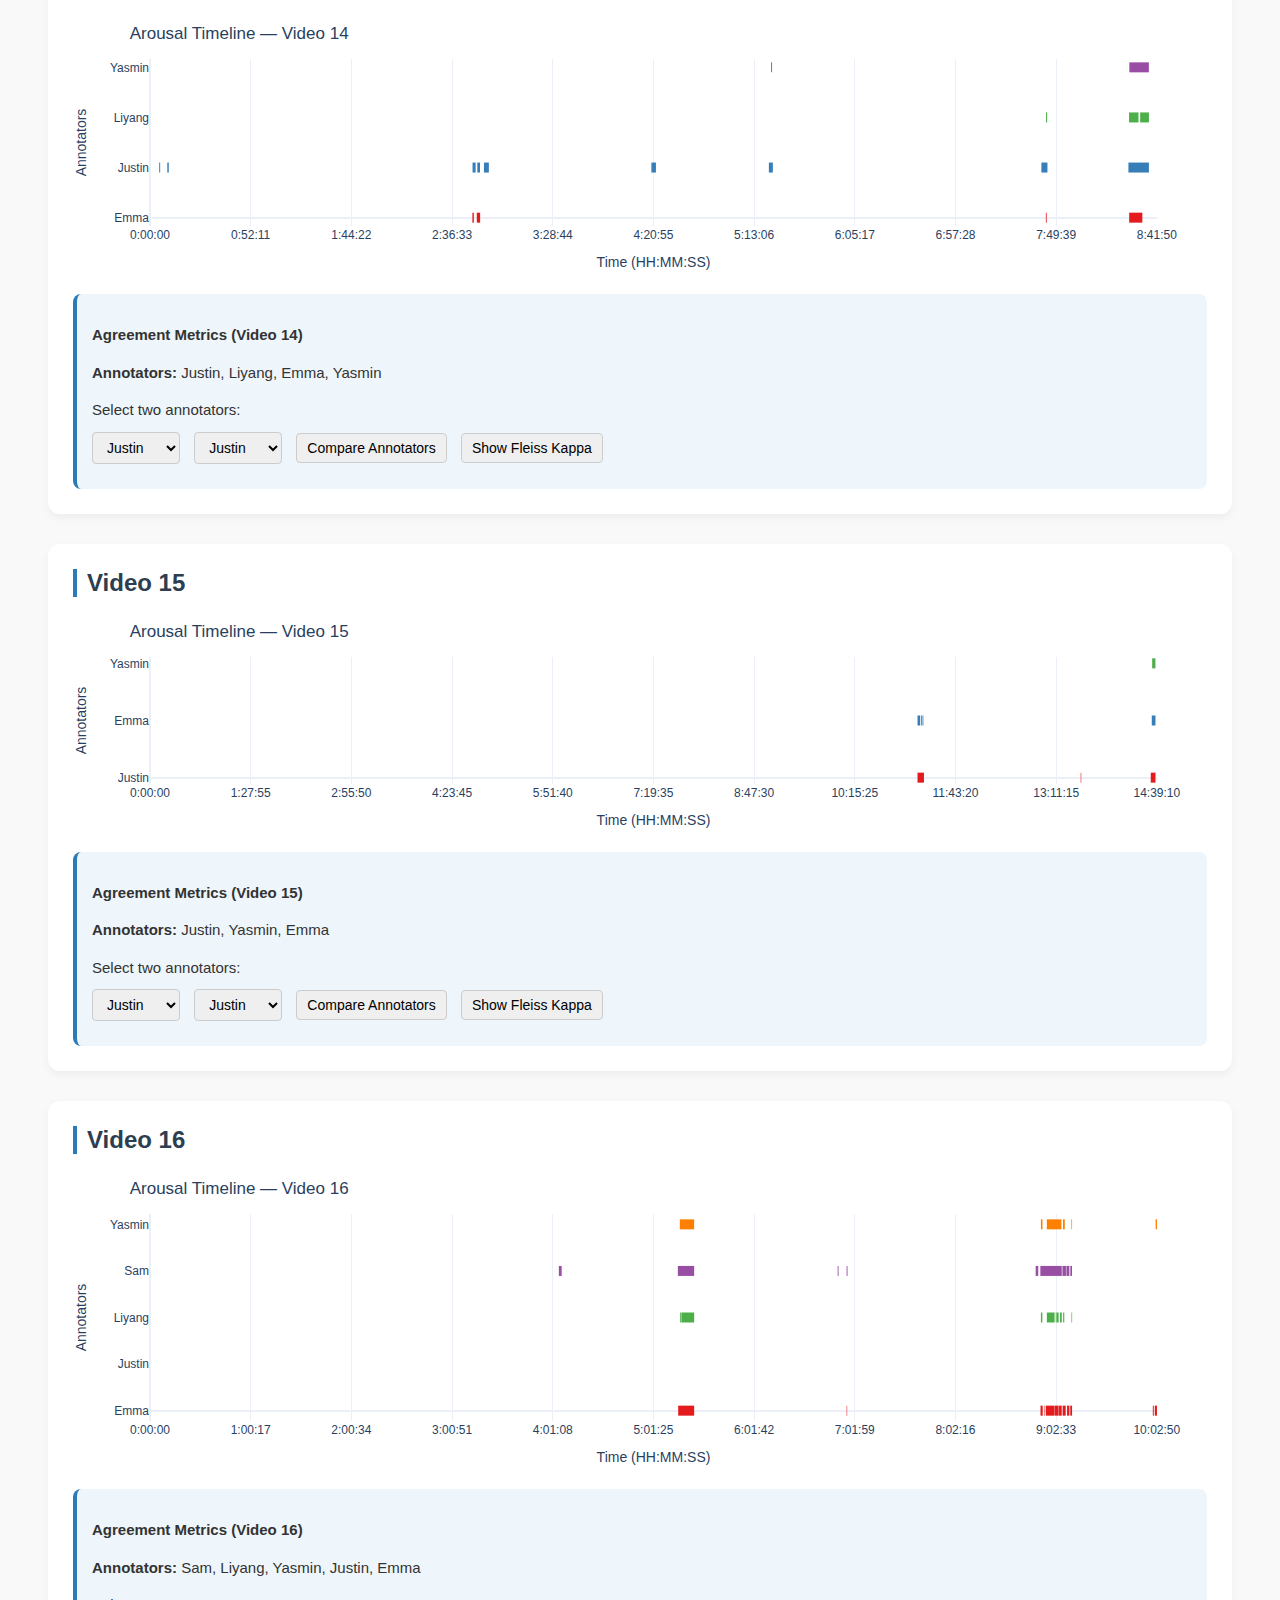
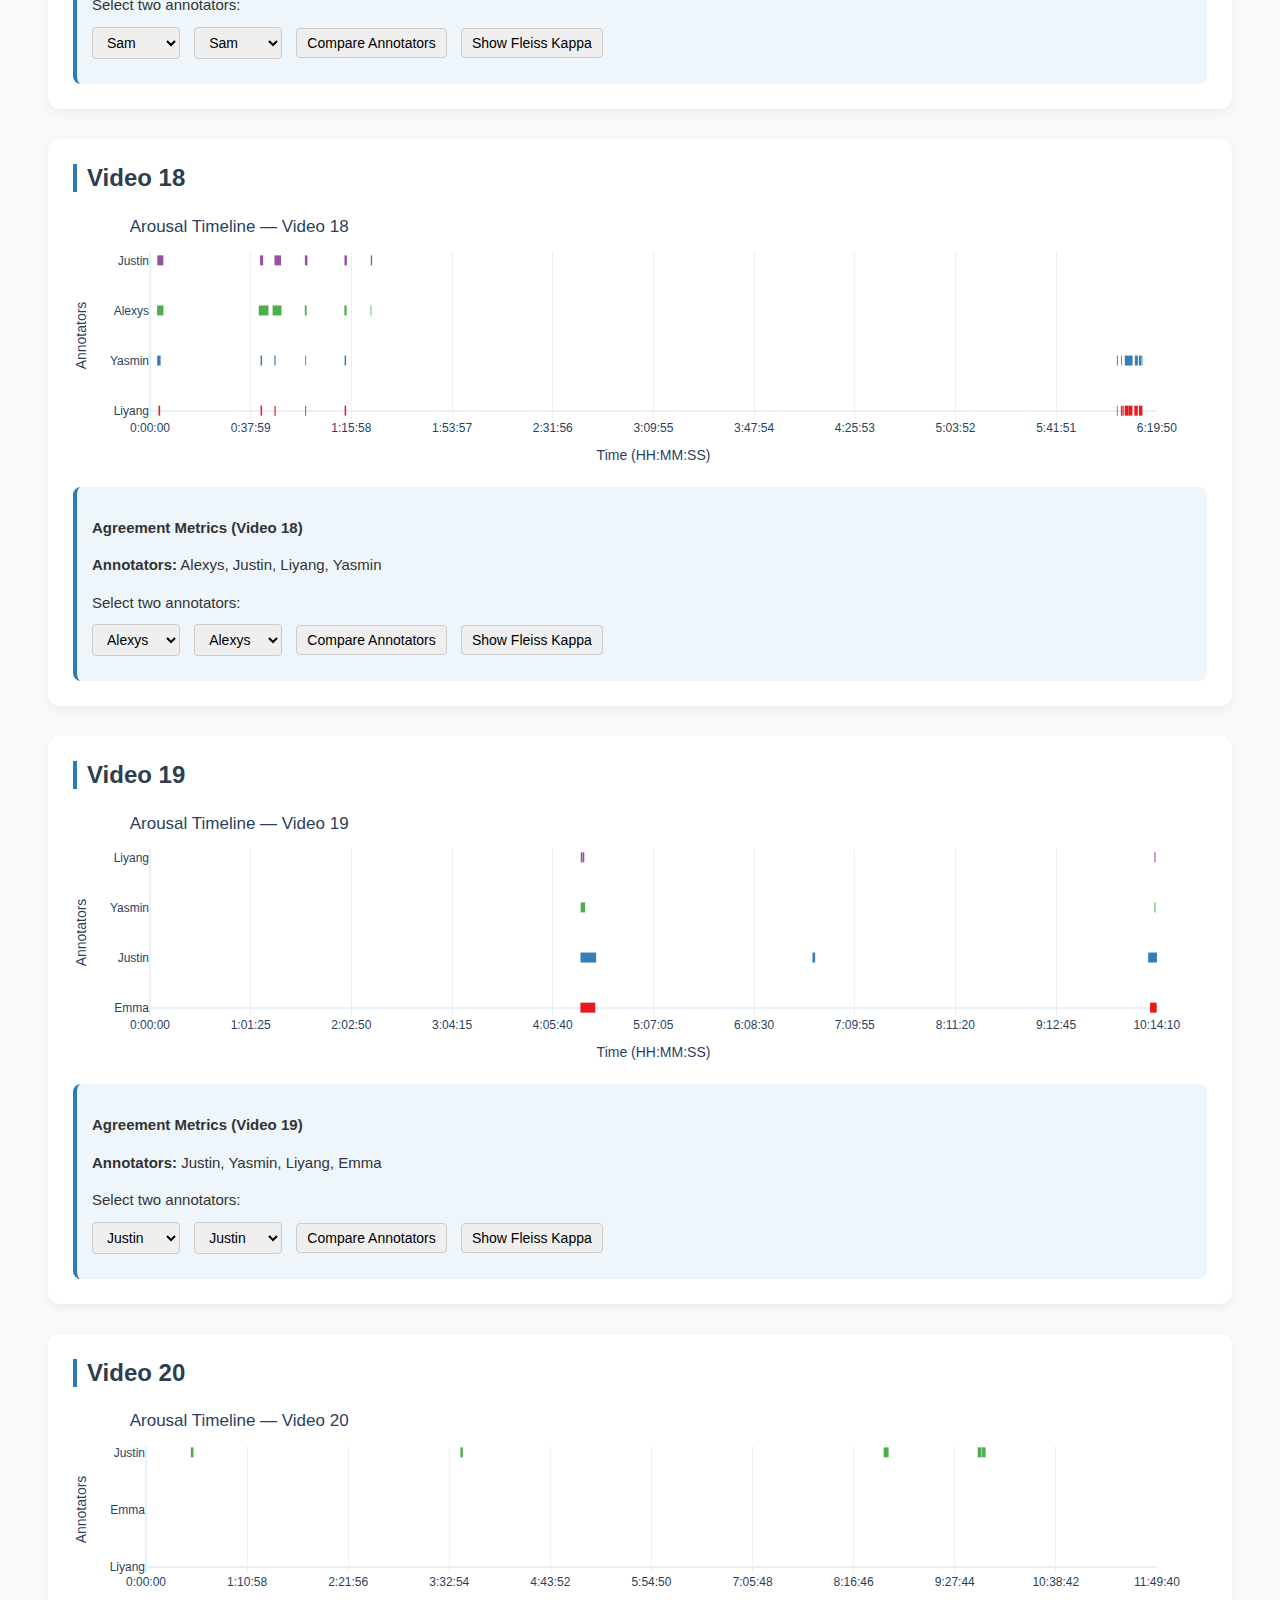
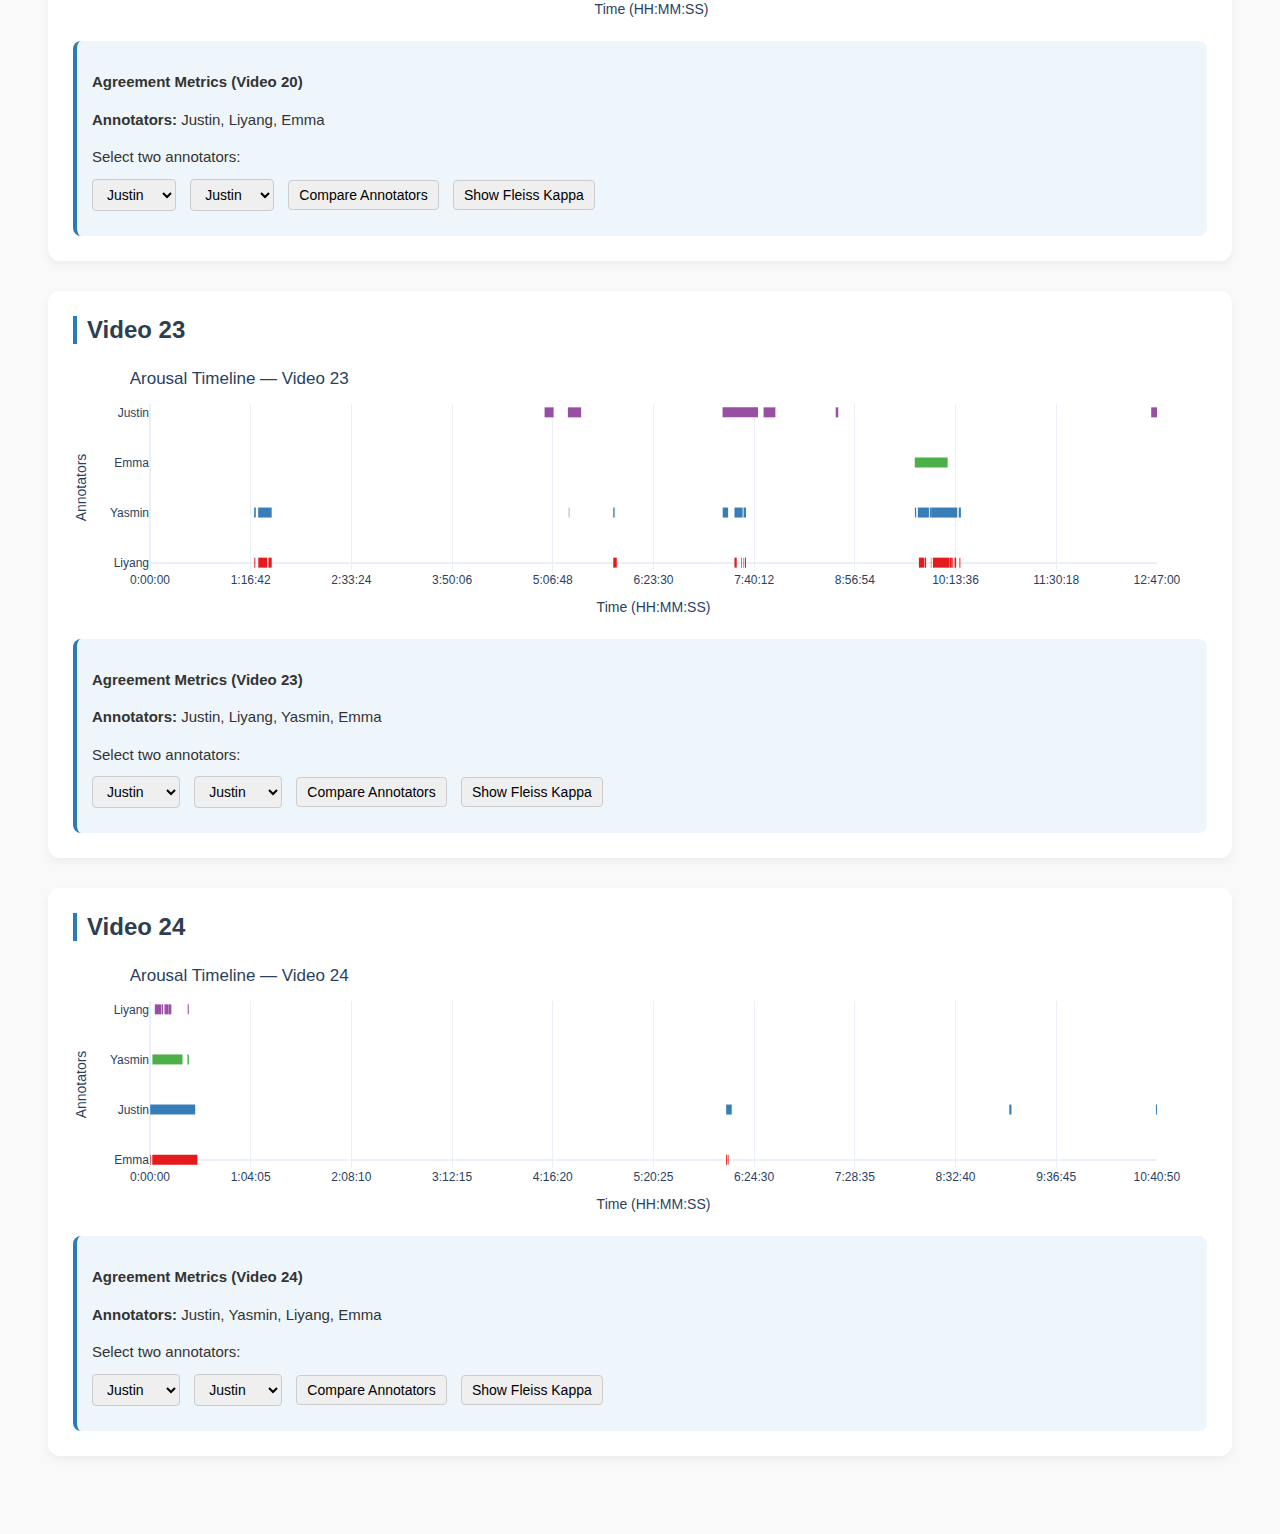
<file: updated_arousal_annotation_dashboard.html>
<html>
<head>
<title>Visualizing Infant Arousal Segments</title>
<script src="https://cdn.plot.ly/plotly-latest.min.js"></script>
<style>
        body {
            font-family: 'Segoe UI', sans-serif;
            background-color: #f9f9f9;
            color: #333;
            padding: 40px;
        }
        h1 {
            text-align: center;
            font-size: 32px;
            margin-bottom: 10px;
        }
        p.subtitle {
            text-align: center;
            color: #666;
            font-size: 18px;
            margin-bottom: 40px;
        }
        .video-card {
            background: white;
            border-radius: 12px;
            padding: 25px;
            margin-bottom: 30px;
            box-shadow: 0 4px 10px rgba(0, 0, 0, 0.05);
        }
        h2 {
            margin-top: 0;
            font-size: 24px;
            border-left: 4px solid #2c7bb6;
            padding-left: 10px;
            color: #2c3e50;
        }
    
.agreement-box {
    margin-top: 15px;
    padding: 15px;
    background-color: #eef6fb;
    border-left: 4px solid #2c7bb6;
    border-radius: 8px;
    font-size: 15px;
    line-height: 1.5;
}
.agreement-box select, .agreement-box button {
    margin-top: 10px;
    margin-right: 10px;
    padding: 6px 10px;
    border: 1px solid #ccc;
    border-radius: 4px;
    font-size: 14px;
}
.agreement-output {
    margin-top: 10px;
    font-weight: bold;
    color: #2c3e50;
}
</style>
</head>
<body><script>const agreementMetrics = {"1": {"fleiss_kappa": 0.411, "annotators": ["Alexys", "Justin", "Liyang", "Emma"], "pairwise_kappas": {"Justin__Emma": 0.419, "Justin__Liyang": 0.087, "Justin__Alexys": 0.723, "Emma__Liyang": 0.148, "Emma__Alexys": 0.542, "Liyang__Alexys": 0.112}}, "2": {"fleiss_kappa": 0.722, "annotators": ["Liyang", "Emma", "Yasmin"], "pairwise_kappas": {"Liyang__Emma": 0.669, "Liyang__Yasmin": 0.907, "Emma__Yasmin": 0.649}}, "3": {"fleiss_kappa": 0.552, "annotators": ["Liyang", "Yasmin", "Marina", "Justin", "Emma"], "pairwise_kappas": {"Liyang__Marina": 0.434, "Liyang__Yasmin": 0.555, "Liyang__Emma": 0.627, "Liyang__Justin": 0.439, "Marina__Yasmin": 0.404, "Marina__Emma": 0.47, "Marina__Justin": 0.362, "Yasmin__Emma": 0.681, "Yasmin__Justin": 0.729, "Emma__Justin": 0.688}}, "6": {"fleiss_kappa": 0.319, "annotators": ["Justin", "Emma"], "pairwise_kappas": {"Justin__Emma": 0.32}}, "7": {"fleiss_kappa": 0.725, "annotators": ["Justin", "Liyang", "Emma", "Yasmin"], "pairwise_kappas": {"Emma__Liyang": 0.749, "Emma__Yasmin": 0.812, "Emma__Justin": 0.753, "Liyang__Yasmin": 0.823, "Liyang__Justin": 0.609, "Yasmin__Justin": 0.663}}, "8": {"fleiss_kappa": NaN, "annotators": [], "pairwise_kappas": {}}, "9": {"fleiss_kappa": 0.727, "annotators": ["Justin", "Liyang", "Yasmin", "Emma"], "pairwise_kappas": {"Liyang__Yasmin": 0.954, "Liyang__Emma": 0.598, "Liyang__Justin": 0.72, "Yasmin__Emma": 0.637, "Yasmin__Justin": 0.732, "Emma__Justin": 0.692}}, "10": {"fleiss_kappa": 0.394, "annotators": ["Sam", "Liyang", "Yasmin", "Justin", "Emma"], "pairwise_kappas": {"Emma__Sam": 0.476, "Emma__Liyang": 0.119, "Emma__Yasmin": 0.456, "Emma__Justin": 0.392, "Sam__Liyang": 0.074, "Sam__Yasmin": 0.446, "Sam__Justin": 0.727, "Liyang__Yasmin": 0.517, "Liyang__Justin": 0.058, "Yasmin__Justin": 0.378}}, "11": {"fleiss_kappa": 0.903, "annotators": ["Justin", "Emma"], "pairwise_kappas": {"Justin__Emma": 0.904}}, "12": {"fleiss_kappa": 0.747, "annotators": ["Justin", "Liyang", "Yasmin", "Emma"], "pairwise_kappas": {"Liyang__Yasmin": 0.737, "Liyang__Justin": 0.545, "Liyang__Emma": 0.632, "Yasmin__Justin": 0.775, "Yasmin__Emma": 0.849, "Justin__Emma": 0.88}}, "13": {"fleiss_kappa": 0.582, "annotators": ["Justin", "Emma"], "pairwise_kappas": {"Emma__Justin": 0.587}}, "14": {"fleiss_kappa": 0.627, "annotators": ["Justin", "Liyang", "Emma", "Yasmin"], "pairwise_kappas": {"Emma__Justin": 0.545, "Emma__Liyang": 0.617, "Emma__Yasmin": 0.643, "Justin__Liyang": 0.566, "Justin__Yasmin": 0.599, "Liyang__Yasmin": 0.913}}, "15": {"fleiss_kappa": 0.673, "annotators": ["Justin", "Yasmin", "Emma"], "pairwise_kappas": {"Justin__Emma": 0.806, "Justin__Yasmin": 0.522, "Emma__Yasmin": 0.657}}, "16": {"fleiss_kappa": 0.58, "annotators": ["Sam", "Liyang", "Yasmin", "Justin", "Emma"], "pairwise_kappas": {"Emma__Justin": 0.102, "Emma__Liyang": 0.75, "Emma__Sam": 0.812, "Emma__Yasmin": 0.81, "Justin__Liyang": 0.069, "Justin__Sam": 0.113, "Justin__Yasmin": 0.086, "Liyang__Sam": 0.649, "Liyang__Yasmin": 0.903, "Sam__Yasmin": 0.698}}, "18": {"fleiss_kappa": 0.472, "annotators": ["Alexys", "Justin", "Liyang", "Yasmin"], "pairwise_kappas": {"Liyang__Yasmin": 0.899, "Liyang__Alexys": 0.24, "Liyang__Justin": 0.288, "Yasmin__Alexys": 0.296, "Yasmin__Justin": 0.346, "Alexys__Justin": 0.772}}, "19": {"fleiss_kappa": 0.51, "annotators": ["Justin", "Yasmin", "Liyang", "Emma"], "pairwise_kappas": {"Emma__Justin": 0.877, "Emma__Yasmin": 0.399, "Emma__Liyang": 0.336, "Justin__Yasmin": 0.328, "Justin__Liyang": 0.273, "Yasmin__Liyang": 0.872}}, "20": {"fleiss_kappa": 0.023, "annotators": ["Justin", "Liyang", "Emma"], "pairwise_kappas": {"Liyang__Emma": -0.0, "Liyang__Justin": -0.001, "Emma__Justin": 0.058}}, "23": {"fleiss_kappa": 0.31, "annotators": ["Justin", "Liyang", "Yasmin", "Emma"], "pairwise_kappas": {"Liyang__Yasmin": 0.777, "Liyang__Emma": 0.517, "Liyang__Justin": 0.013, "Yasmin__Emma": 0.521, "Yasmin__Justin": 0.165, "Emma__Justin": -0.048}}, "24": {"fleiss_kappa": 0.689, "annotators": ["Justin", "Yasmin", "Liyang", "Emma"], "pairwise_kappas": {"Emma__Justin": 0.908, "Emma__Yasmin": 0.773, "Emma__Liyang": 0.476, "Justin__Yasmin": 0.735, "Justin__Liyang": 0.444, "Yasmin__Liyang": 0.658}}};</script>
<h1>Visualizing Infant Arousal Segments Across Annotators</h1>
<div class="video-card">
<h2>Video 1</h2>
<div> <div class="plotly-graph-div" id="f131e304-2830-423f-a90b-e3cad3467caa" style="height:260px; width:100%;"></div> <script type="text/javascript">                                    window.PLOTLYENV=window.PLOTLYENV || {};                                    if (document.getElementById("f131e304-2830-423f-a90b-e3cad3467caa")) {                    Plotly.newPlot(                        "f131e304-2830-423f-a90b-e3cad3467caa",                        [{"hoverinfo":"text","line":{"color":"#e41a1c","width":10},"mode":"lines","name":"Justin","showlegend":false,"text":"Justin: 0:05:44\u20130:08:55","x":[344,535],"y":[0,0],"type":"scatter"},{"hoverinfo":"text","line":{"color":"#e41a1c","width":10},"mode":"lines","name":"Justin","showlegend":false,"text":"Justin: 4:22:40\u20134:23:33","x":[15760,15813],"y":[0,0],"type":"scatter"},{"hoverinfo":"text","line":{"color":"#e41a1c","width":10},"mode":"lines","name":"Justin","showlegend":false,"text":"Justin: 5:09:03\u20135:15:21","x":[18543,18921],"y":[0,0],"type":"scatter"},{"hoverinfo":"text","line":{"color":"#e41a1c","width":10},"mode":"lines","name":"Justin","showlegend":false,"text":"Justin: 6:27:11\u20136:29:51","x":[23231,23391],"y":[0,0],"type":"scatter"},{"hoverinfo":"text","line":{"color":"#e41a1c","width":10},"mode":"lines","name":"Justin","showlegend":false,"text":"Justin: 6:50:04\u20136:51:19","x":[24604,24679],"y":[0,0],"type":"scatter"},{"hoverinfo":"text","line":{"color":"#e41a1c","width":10},"mode":"lines","name":"Justin","showlegend":false,"text":"Justin: 7:13:50\u20137:15:57","x":[26030,26157],"y":[0,0],"type":"scatter"},{"hoverinfo":"text","line":{"color":"#e41a1c","width":10},"mode":"lines","name":"Justin","showlegend":false,"text":"Justin: 8:01:04\u20138:01:45","x":[28864,28905],"y":[0,0],"type":"scatter"},{"hoverinfo":"text","line":{"color":"#e41a1c","width":10},"mode":"lines","name":"Justin","showlegend":false,"text":"Justin: 8:03:01\u20138:04:11","x":[28981,29051],"y":[0,0],"type":"scatter"},{"hoverinfo":"text","line":{"color":"#e41a1c","width":10},"mode":"lines","name":"Justin","showlegend":false,"text":"Justin: 9:30:22\u20139:31:20","x":[34222,34280],"y":[0,0],"type":"scatter"},{"hoverinfo":"text","line":{"color":"#e41a1c","width":10},"mode":"lines","name":"Justin","showlegend":false,"text":"Justin: 9:49:46\u20139:50:26","x":[35386,35426],"y":[0,0],"type":"scatter"},{"hoverinfo":"text","line":{"color":"#377eb8","width":10},"mode":"lines","name":"Emma","showlegend":false,"text":"Emma: 0:05:40\u20130:06:01","x":[340,361],"y":[2,2],"type":"scatter"},{"hoverinfo":"text","line":{"color":"#377eb8","width":10},"mode":"lines","name":"Emma","showlegend":false,"text":"Emma: 5:09:51\u20135:11:04","x":[18591,18664],"y":[2,2],"type":"scatter"},{"hoverinfo":"text","line":{"color":"#377eb8","width":10},"mode":"lines","name":"Emma","showlegend":false,"text":"Emma: 5:11:12\u20135:12:21","x":[18672,18741],"y":[2,2],"type":"scatter"},{"hoverinfo":"text","line":{"color":"#377eb8","width":10},"mode":"lines","name":"Emma","showlegend":false,"text":"Emma: 5:13:22\u20135:14:39","x":[18802,18879],"y":[2,2],"type":"scatter"},{"hoverinfo":"text","line":{"color":"#377eb8","width":10},"mode":"lines","name":"Emma","showlegend":false,"text":"Emma: 7:10:03\u20137:10:10","x":[25803,25810],"y":[2,2],"type":"scatter"},{"hoverinfo":"text","line":{"color":"#377eb8","width":10},"mode":"lines","name":"Emma","showlegend":false,"text":"Emma: 7:13:48\u20137:14:35","x":[26028,26075],"y":[2,2],"type":"scatter"},{"hoverinfo":"text","line":{"color":"#377eb8","width":10},"mode":"lines","name":"Emma","showlegend":false,"text":"Emma: 8:01:19\u20138:01:30","x":[28879,28890],"y":[2,2],"type":"scatter"},{"hoverinfo":"text","line":{"color":"#377eb8","width":10},"mode":"lines","name":"Emma","showlegend":false,"text":"Emma: 8:03:18\u20138:03:43","x":[28998,29023],"y":[2,2],"type":"scatter"},{"hoverinfo":"text","line":{"color":"#377eb8","width":10},"mode":"lines","name":"Emma","showlegend":false,"text":"Emma: 8:03:54\u20138:04:11","x":[29034,29051],"y":[2,2],"type":"scatter"},{"hoverinfo":"text","line":{"color":"#377eb8","width":10},"mode":"lines","name":"Emma","showlegend":false,"text":"Emma: 10:46:43\u201310:46:53","x":[38803,38813],"y":[2,2],"type":"scatter"},{"hoverinfo":"text","line":{"color":"#377eb8","width":10},"mode":"lines","name":"Emma","showlegend":false,"text":"Emma: 10:47:01\u201310:47:07","x":[38821,38827],"y":[2,2],"type":"scatter"},{"hoverinfo":"text","line":{"color":"#377eb8","width":10},"mode":"lines","name":"Emma","showlegend":false,"text":"Emma: 10:47:52\u201310:48:00","x":[38872,38880],"y":[2,2],"type":"scatter"},{"hoverinfo":"text","line":{"color":"#4daf4a","width":10},"mode":"lines","name":"Liyang","showlegend":false,"text":"Liyang: 0:05:46\u20130:06:22","x":[346,382],"y":[4,4],"type":"scatter"},{"hoverinfo":"text","line":{"color":"#4daf4a","width":10},"mode":"lines","name":"Liyang","showlegend":false,"text":"Liyang: 5:12:13\u20135:12:24","x":[18733,18744],"y":[4,4],"type":"scatter"},{"hoverinfo":"text","line":{"color":"#4daf4a","width":10},"mode":"lines","name":"Liyang","showlegend":false,"text":"Liyang: 8:04:01\u20138:04:10","x":[29041,29050],"y":[4,4],"type":"scatter"},{"hoverinfo":"text","line":{"color":"#984ea3","width":10},"mode":"lines","name":"Alexys","showlegend":false,"text":"Alexys: 0:05:42\u20130:06:41","x":[342,401],"y":[6,6],"type":"scatter"},{"hoverinfo":"text","line":{"color":"#984ea3","width":10},"mode":"lines","name":"Alexys","showlegend":false,"text":"Alexys: 4:22:47\u20134:23:30","x":[15767,15810],"y":[6,6],"type":"scatter"},{"hoverinfo":"text","line":{"color":"#984ea3","width":10},"mode":"lines","name":"Alexys","showlegend":false,"text":"Alexys: 5:09:05\u20135:12:30","x":[18545,18750],"y":[6,6],"type":"scatter"},{"hoverinfo":"text","line":{"color":"#984ea3","width":10},"mode":"lines","name":"Alexys","showlegend":false,"text":"Alexys: 5:12:54\u20135:14:44","x":[18774,18884],"y":[6,6],"type":"scatter"},{"hoverinfo":"text","line":{"color":"#984ea3","width":10},"mode":"lines","name":"Alexys","showlegend":false,"text":"Alexys: 6:26:18\u20136:28:14","x":[23178,23294],"y":[6,6],"type":"scatter"},{"hoverinfo":"text","line":{"color":"#984ea3","width":10},"mode":"lines","name":"Alexys","showlegend":false,"text":"Alexys: 6:50:08\u20136:51:03","x":[24608,24663],"y":[6,6],"type":"scatter"},{"hoverinfo":"text","line":{"color":"#984ea3","width":10},"mode":"lines","name":"Alexys","showlegend":false,"text":"Alexys: 7:13:44\u20137:15:00","x":[26024,26100],"y":[6,6],"type":"scatter"},{"hoverinfo":"text","line":{"color":"#984ea3","width":10},"mode":"lines","name":"Alexys","showlegend":false,"text":"Alexys: 8:01:06\u20138:01:40","x":[28866,28900],"y":[6,6],"type":"scatter"},{"hoverinfo":"text","line":{"color":"#984ea3","width":10},"mode":"lines","name":"Alexys","showlegend":false,"text":"Alexys: 8:02:59\u20138:04:11","x":[28979,29051],"y":[6,6],"type":"scatter"},{"hoverinfo":"text","line":{"color":"#984ea3","width":10},"mode":"lines","name":"Alexys","showlegend":false,"text":"Alexys: 9:16:44\u20139:16:59","x":[33404,33419],"y":[6,6],"type":"scatter"},{"hoverinfo":"text","line":{"color":"#984ea3","width":10},"mode":"lines","name":"Alexys","showlegend":false,"text":"Alexys: 9:30:17\u20139:30:57","x":[34217,34257],"y":[6,6],"type":"scatter"},{"hoverinfo":"text","line":{"color":"#984ea3","width":10},"mode":"lines","name":"Alexys","showlegend":false,"text":"Alexys: 9:49:39\u20139:50:16","x":[35379,35416],"y":[6,6],"type":"scatter"},{"hoverinfo":"text","line":{"color":"#984ea3","width":10},"mode":"lines","name":"Alexys","showlegend":false,"text":"Alexys: 9:51:27\u20139:51:45","x":[35487,35505],"y":[6,6],"type":"scatter"},{"hoverinfo":"text","line":{"color":"#984ea3","width":10},"mode":"lines","name":"Alexys","showlegend":false,"text":"Alexys: 10:46:43\u201310:47:23","x":[38803,38843],"y":[6,6],"type":"scatter"}],                        {"template":{"data":{"barpolar":[{"marker":{"line":{"color":"white","width":0.5},"pattern":{"fillmode":"overlay","size":10,"solidity":0.2}},"type":"barpolar"}],"bar":[{"error_x":{"color":"#2a3f5f"},"error_y":{"color":"#2a3f5f"},"marker":{"line":{"color":"white","width":0.5},"pattern":{"fillmode":"overlay","size":10,"solidity":0.2}},"type":"bar"}],"carpet":[{"aaxis":{"endlinecolor":"#2a3f5f","gridcolor":"#C8D4E3","linecolor":"#C8D4E3","minorgridcolor":"#C8D4E3","startlinecolor":"#2a3f5f"},"baxis":{"endlinecolor":"#2a3f5f","gridcolor":"#C8D4E3","linecolor":"#C8D4E3","minorgridcolor":"#C8D4E3","startlinecolor":"#2a3f5f"},"type":"carpet"}],"choropleth":[{"colorbar":{"outlinewidth":0,"ticks":""},"type":"choropleth"}],"contourcarpet":[{"colorbar":{"outlinewidth":0,"ticks":""},"type":"contourcarpet"}],"contour":[{"colorbar":{"outlinewidth":0,"ticks":""},"colorscale":[[0.0,"#0d0887"],[0.1111111111111111,"#46039f"],[0.2222222222222222,"#7201a8"],[0.3333333333333333,"#9c179e"],[0.4444444444444444,"#bd3786"],[0.5555555555555556,"#d8576b"],[0.6666666666666666,"#ed7953"],[0.7777777777777778,"#fb9f3a"],[0.8888888888888888,"#fdca26"],[1.0,"#f0f921"]],"type":"contour"}],"heatmapgl":[{"colorbar":{"outlinewidth":0,"ticks":""},"colorscale":[[0.0,"#0d0887"],[0.1111111111111111,"#46039f"],[0.2222222222222222,"#7201a8"],[0.3333333333333333,"#9c179e"],[0.4444444444444444,"#bd3786"],[0.5555555555555556,"#d8576b"],[0.6666666666666666,"#ed7953"],[0.7777777777777778,"#fb9f3a"],[0.8888888888888888,"#fdca26"],[1.0,"#f0f921"]],"type":"heatmapgl"}],"heatmap":[{"colorbar":{"outlinewidth":0,"ticks":""},"colorscale":[[0.0,"#0d0887"],[0.1111111111111111,"#46039f"],[0.2222222222222222,"#7201a8"],[0.3333333333333333,"#9c179e"],[0.4444444444444444,"#bd3786"],[0.5555555555555556,"#d8576b"],[0.6666666666666666,"#ed7953"],[0.7777777777777778,"#fb9f3a"],[0.8888888888888888,"#fdca26"],[1.0,"#f0f921"]],"type":"heatmap"}],"histogram2dcontour":[{"colorbar":{"outlinewidth":0,"ticks":""},"colorscale":[[0.0,"#0d0887"],[0.1111111111111111,"#46039f"],[0.2222222222222222,"#7201a8"],[0.3333333333333333,"#9c179e"],[0.4444444444444444,"#bd3786"],[0.5555555555555556,"#d8576b"],[0.6666666666666666,"#ed7953"],[0.7777777777777778,"#fb9f3a"],[0.8888888888888888,"#fdca26"],[1.0,"#f0f921"]],"type":"histogram2dcontour"}],"histogram2d":[{"colorbar":{"outlinewidth":0,"ticks":""},"colorscale":[[0.0,"#0d0887"],[0.1111111111111111,"#46039f"],[0.2222222222222222,"#7201a8"],[0.3333333333333333,"#9c179e"],[0.4444444444444444,"#bd3786"],[0.5555555555555556,"#d8576b"],[0.6666666666666666,"#ed7953"],[0.7777777777777778,"#fb9f3a"],[0.8888888888888888,"#fdca26"],[1.0,"#f0f921"]],"type":"histogram2d"}],"histogram":[{"marker":{"pattern":{"fillmode":"overlay","size":10,"solidity":0.2}},"type":"histogram"}],"mesh3d":[{"colorbar":{"outlinewidth":0,"ticks":""},"type":"mesh3d"}],"parcoords":[{"line":{"colorbar":{"outlinewidth":0,"ticks":""}},"type":"parcoords"}],"pie":[{"automargin":true,"type":"pie"}],"scatter3d":[{"line":{"colorbar":{"outlinewidth":0,"ticks":""}},"marker":{"colorbar":{"outlinewidth":0,"ticks":""}},"type":"scatter3d"}],"scattercarpet":[{"marker":{"colorbar":{"outlinewidth":0,"ticks":""}},"type":"scattercarpet"}],"scattergeo":[{"marker":{"colorbar":{"outlinewidth":0,"ticks":""}},"type":"scattergeo"}],"scattergl":[{"marker":{"colorbar":{"outlinewidth":0,"ticks":""}},"type":"scattergl"}],"scattermapbox":[{"marker":{"colorbar":{"outlinewidth":0,"ticks":""}},"type":"scattermapbox"}],"scatterpolargl":[{"marker":{"colorbar":{"outlinewidth":0,"ticks":""}},"type":"scatterpolargl"}],"scatterpolar":[{"marker":{"colorbar":{"outlinewidth":0,"ticks":""}},"type":"scatterpolar"}],"scatter":[{"fillpattern":{"fillmode":"overlay","size":10,"solidity":0.2},"type":"scatter"}],"scatterternary":[{"marker":{"colorbar":{"outlinewidth":0,"ticks":""}},"type":"scatterternary"}],"surface":[{"colorbar":{"outlinewidth":0,"ticks":""},"colorscale":[[0.0,"#0d0887"],[0.1111111111111111,"#46039f"],[0.2222222222222222,"#7201a8"],[0.3333333333333333,"#9c179e"],[0.4444444444444444,"#bd3786"],[0.5555555555555556,"#d8576b"],[0.6666666666666666,"#ed7953"],[0.7777777777777778,"#fb9f3a"],[0.8888888888888888,"#fdca26"],[1.0,"#f0f921"]],"type":"surface"}],"table":[{"cells":{"fill":{"color":"#EBF0F8"},"line":{"color":"white"}},"header":{"fill":{"color":"#C8D4E3"},"line":{"color":"white"}},"type":"table"}]},"layout":{"annotationdefaults":{"arrowcolor":"#2a3f5f","arrowhead":0,"arrowwidth":1},"autotypenumbers":"strict","coloraxis":{"colorbar":{"outlinewidth":0,"ticks":""}},"colorscale":{"diverging":[[0,"#8e0152"],[0.1,"#c51b7d"],[0.2,"#de77ae"],[0.3,"#f1b6da"],[0.4,"#fde0ef"],[0.5,"#f7f7f7"],[0.6,"#e6f5d0"],[0.7,"#b8e186"],[0.8,"#7fbc41"],[0.9,"#4d9221"],[1,"#276419"]],"sequential":[[0.0,"#0d0887"],[0.1111111111111111,"#46039f"],[0.2222222222222222,"#7201a8"],[0.3333333333333333,"#9c179e"],[0.4444444444444444,"#bd3786"],[0.5555555555555556,"#d8576b"],[0.6666666666666666,"#ed7953"],[0.7777777777777778,"#fb9f3a"],[0.8888888888888888,"#fdca26"],[1.0,"#f0f921"]],"sequentialminus":[[0.0,"#0d0887"],[0.1111111111111111,"#46039f"],[0.2222222222222222,"#7201a8"],[0.3333333333333333,"#9c179e"],[0.4444444444444444,"#bd3786"],[0.5555555555555556,"#d8576b"],[0.6666666666666666,"#ed7953"],[0.7777777777777778,"#fb9f3a"],[0.8888888888888888,"#fdca26"],[1.0,"#f0f921"]]},"colorway":["#636efa","#EF553B","#00cc96","#ab63fa","#FFA15A","#19d3f3","#FF6692","#B6E880","#FF97FF","#FECB52"],"font":{"color":"#2a3f5f"},"geo":{"bgcolor":"white","lakecolor":"white","landcolor":"white","showlakes":true,"showland":true,"subunitcolor":"#C8D4E3"},"hoverlabel":{"align":"left"},"hovermode":"closest","mapbox":{"style":"light"},"paper_bgcolor":"white","plot_bgcolor":"white","polar":{"angularaxis":{"gridcolor":"#EBF0F8","linecolor":"#EBF0F8","ticks":""},"bgcolor":"white","radialaxis":{"gridcolor":"#EBF0F8","linecolor":"#EBF0F8","ticks":""}},"scene":{"xaxis":{"backgroundcolor":"white","gridcolor":"#DFE8F3","gridwidth":2,"linecolor":"#EBF0F8","showbackground":true,"ticks":"","zerolinecolor":"#EBF0F8"},"yaxis":{"backgroundcolor":"white","gridcolor":"#DFE8F3","gridwidth":2,"linecolor":"#EBF0F8","showbackground":true,"ticks":"","zerolinecolor":"#EBF0F8"},"zaxis":{"backgroundcolor":"white","gridcolor":"#DFE8F3","gridwidth":2,"linecolor":"#EBF0F8","showbackground":true,"ticks":"","zerolinecolor":"#EBF0F8"}},"shapedefaults":{"line":{"color":"#2a3f5f"}},"ternary":{"aaxis":{"gridcolor":"#DFE8F3","linecolor":"#A2B1C6","ticks":""},"baxis":{"gridcolor":"#DFE8F3","linecolor":"#A2B1C6","ticks":""},"bgcolor":"white","caxis":{"gridcolor":"#DFE8F3","linecolor":"#A2B1C6","ticks":""}},"title":{"x":0.05},"xaxis":{"automargin":true,"gridcolor":"#EBF0F8","linecolor":"#EBF0F8","ticks":"","title":{"standoff":15},"zerolinecolor":"#EBF0F8","zerolinewidth":2},"yaxis":{"automargin":true,"gridcolor":"#EBF0F8","linecolor":"#EBF0F8","ticks":"","title":{"standoff":15},"zerolinecolor":"#EBF0F8","zerolinewidth":2}}},"margin":{"l":50,"r":50,"t":40,"b":40},"xaxis":{"title":{"text":"Time (HH:MM:SS)"},"tickvals":[0,3921,7842,11763,15684,19605,23526,27447,31368,35289,39210],"ticktext":["0:00:00","1:05:21","2:10:42","3:16:03","4:21:24","5:26:45","6:32:06","7:37:27","8:42:48","9:48:09","10:53:30"],"range":[0,39211]},"yaxis":{"tickvals":[0,2,4,6],"ticktext":["Justin","Emma","Liyang","Alexys"],"title":{"text":"Annotators"},"showgrid":false},"title":{"text":"Arousal Timeline \u2014 Video 1"},"height":260,"showlegend":false},                        {"responsive": true}                    )                };                            </script> </div>
<div class="agreement-box">
<p><strong>Agreement Metrics (Video 1)</strong></p>
<p><strong>Annotators:</strong> Alexys, Justin, Liyang, Emma</p>
<label>Select two annotators:</label><br/>
<select id="annotator1-1">
<option value="Alexys">Alexys</option><option value="Justin">Justin</option><option value="Liyang">Liyang</option><option value="Emma">Emma</option>
</select>
<select id="annotator2-1">
<option value="Alexys">Alexys</option><option value="Justin">Justin</option><option value="Liyang">Liyang</option><option value="Emma">Emma</option>
</select>
<button onclick="showPairwiseKappa('1')">Compare Annotators</button>
<button onclick="showFleissKappa('1')">Show Fleiss Kappa</button>
<div class="agreement-output" id="agreement-output-1"></div>
</div></div>
<div class="video-card">
<h2>Video 2</h2>
<div> <div class="plotly-graph-div" id="49ba808a-1b8e-48bc-924b-43869de1426d" style="height:220px; width:100%;"></div> <script type="text/javascript">                                    window.PLOTLYENV=window.PLOTLYENV || {};                                    if (document.getElementById("49ba808a-1b8e-48bc-924b-43869de1426d")) {                    Plotly.newPlot(                        "49ba808a-1b8e-48bc-924b-43869de1426d",                        [{"hoverinfo":"text","line":{"color":"#e41a1c","width":10},"mode":"lines","name":"Liyang","showlegend":false,"text":"Liyang: 0:01:04\u20130:01:28","x":[64,88],"y":[0,0],"type":"scatter"},{"hoverinfo":"text","line":{"color":"#e41a1c","width":10},"mode":"lines","name":"Liyang","showlegend":false,"text":"Liyang: 8:52:50\u20138:53:51","x":[31970,32031],"y":[0,0],"type":"scatter"},{"hoverinfo":"text","line":{"color":"#e41a1c","width":10},"mode":"lines","name":"Liyang","showlegend":false,"text":"Liyang: 8:54:56\u20138:55:16","x":[32096,32116],"y":[0,0],"type":"scatter"},{"hoverinfo":"text","line":{"color":"#e41a1c","width":10},"mode":"lines","name":"Liyang","showlegend":false,"text":"Liyang: 8:58:20\u20138:58:50","x":[32300,32330],"y":[0,0],"type":"scatter"},{"hoverinfo":"text","line":{"color":"#e41a1c","width":10},"mode":"lines","name":"Liyang","showlegend":false,"text":"Liyang: 8:58:57\u20139:00:50","x":[32337,32450],"y":[0,0],"type":"scatter"},{"hoverinfo":"text","line":{"color":"#e41a1c","width":10},"mode":"lines","name":"Liyang","showlegend":false,"text":"Liyang: 9:01:12\u20139:02:01","x":[32472,32521],"y":[0,0],"type":"scatter"},{"hoverinfo":"text","line":{"color":"#377eb8","width":10},"mode":"lines","name":"Emma","showlegend":false,"text":"Emma: 0:00:51\u20130:03:47","x":[51,227],"y":[2,2],"type":"scatter"},{"hoverinfo":"text","line":{"color":"#377eb8","width":10},"mode":"lines","name":"Emma","showlegend":false,"text":"Emma: 5:46:13\u20135:46:45","x":[20773,20805],"y":[2,2],"type":"scatter"},{"hoverinfo":"text","line":{"color":"#377eb8","width":10},"mode":"lines","name":"Emma","showlegend":false,"text":"Emma: 5:47:50\u20135:48:13","x":[20870,20893],"y":[2,2],"type":"scatter"},{"hoverinfo":"text","line":{"color":"#377eb8","width":10},"mode":"lines","name":"Emma","showlegend":false,"text":"Emma: 8:52:41\u20138:53:55","x":[31961,32035],"y":[2,2],"type":"scatter"},{"hoverinfo":"text","line":{"color":"#377eb8","width":10},"mode":"lines","name":"Emma","showlegend":false,"text":"Emma: 8:54:48\u20138:55:21","x":[32088,32121],"y":[2,2],"type":"scatter"},{"hoverinfo":"text","line":{"color":"#377eb8","width":10},"mode":"lines","name":"Emma","showlegend":false,"text":"Emma: 8:58:07\u20139:01:54","x":[32287,32514],"y":[2,2],"type":"scatter"},{"hoverinfo":"text","line":{"color":"#4daf4a","width":10},"mode":"lines","name":"Yasmin","showlegend":false,"text":"Yasmin: 0:01:03\u20130:01:13","x":[63,73],"y":[4,4],"type":"scatter"},{"hoverinfo":"text","line":{"color":"#4daf4a","width":10},"mode":"lines","name":"Yasmin","showlegend":false,"text":"Yasmin: 8:52:40\u20138:53:45","x":[31960,32025],"y":[4,4],"type":"scatter"},{"hoverinfo":"text","line":{"color":"#4daf4a","width":10},"mode":"lines","name":"Yasmin","showlegend":false,"text":"Yasmin: 8:54:55\u20138:55:14","x":[32095,32114],"y":[4,4],"type":"scatter"},{"hoverinfo":"text","line":{"color":"#4daf4a","width":10},"mode":"lines","name":"Yasmin","showlegend":false,"text":"Yasmin: 8:58:14\u20138:58:49","x":[32294,32329],"y":[4,4],"type":"scatter"},{"hoverinfo":"text","line":{"color":"#4daf4a","width":10},"mode":"lines","name":"Yasmin","showlegend":false,"text":"Yasmin: 8:58:59\u20139:00:45","x":[32339,32445],"y":[4,4],"type":"scatter"},{"hoverinfo":"text","line":{"color":"#4daf4a","width":10},"mode":"lines","name":"Yasmin","showlegend":false,"text":"Yasmin: 9:01:12\u20139:01:57","x":[32472,32517],"y":[4,4],"type":"scatter"}],                        {"template":{"data":{"barpolar":[{"marker":{"line":{"color":"white","width":0.5},"pattern":{"fillmode":"overlay","size":10,"solidity":0.2}},"type":"barpolar"}],"bar":[{"error_x":{"color":"#2a3f5f"},"error_y":{"color":"#2a3f5f"},"marker":{"line":{"color":"white","width":0.5},"pattern":{"fillmode":"overlay","size":10,"solidity":0.2}},"type":"bar"}],"carpet":[{"aaxis":{"endlinecolor":"#2a3f5f","gridcolor":"#C8D4E3","linecolor":"#C8D4E3","minorgridcolor":"#C8D4E3","startlinecolor":"#2a3f5f"},"baxis":{"endlinecolor":"#2a3f5f","gridcolor":"#C8D4E3","linecolor":"#C8D4E3","minorgridcolor":"#C8D4E3","startlinecolor":"#2a3f5f"},"type":"carpet"}],"choropleth":[{"colorbar":{"outlinewidth":0,"ticks":""},"type":"choropleth"}],"contourcarpet":[{"colorbar":{"outlinewidth":0,"ticks":""},"type":"contourcarpet"}],"contour":[{"colorbar":{"outlinewidth":0,"ticks":""},"colorscale":[[0.0,"#0d0887"],[0.1111111111111111,"#46039f"],[0.2222222222222222,"#7201a8"],[0.3333333333333333,"#9c179e"],[0.4444444444444444,"#bd3786"],[0.5555555555555556,"#d8576b"],[0.6666666666666666,"#ed7953"],[0.7777777777777778,"#fb9f3a"],[0.8888888888888888,"#fdca26"],[1.0,"#f0f921"]],"type":"contour"}],"heatmapgl":[{"colorbar":{"outlinewidth":0,"ticks":""},"colorscale":[[0.0,"#0d0887"],[0.1111111111111111,"#46039f"],[0.2222222222222222,"#7201a8"],[0.3333333333333333,"#9c179e"],[0.4444444444444444,"#bd3786"],[0.5555555555555556,"#d8576b"],[0.6666666666666666,"#ed7953"],[0.7777777777777778,"#fb9f3a"],[0.8888888888888888,"#fdca26"],[1.0,"#f0f921"]],"type":"heatmapgl"}],"heatmap":[{"colorbar":{"outlinewidth":0,"ticks":""},"colorscale":[[0.0,"#0d0887"],[0.1111111111111111,"#46039f"],[0.2222222222222222,"#7201a8"],[0.3333333333333333,"#9c179e"],[0.4444444444444444,"#bd3786"],[0.5555555555555556,"#d8576b"],[0.6666666666666666,"#ed7953"],[0.7777777777777778,"#fb9f3a"],[0.8888888888888888,"#fdca26"],[1.0,"#f0f921"]],"type":"heatmap"}],"histogram2dcontour":[{"colorbar":{"outlinewidth":0,"ticks":""},"colorscale":[[0.0,"#0d0887"],[0.1111111111111111,"#46039f"],[0.2222222222222222,"#7201a8"],[0.3333333333333333,"#9c179e"],[0.4444444444444444,"#bd3786"],[0.5555555555555556,"#d8576b"],[0.6666666666666666,"#ed7953"],[0.7777777777777778,"#fb9f3a"],[0.8888888888888888,"#fdca26"],[1.0,"#f0f921"]],"type":"histogram2dcontour"}],"histogram2d":[{"colorbar":{"outlinewidth":0,"ticks":""},"colorscale":[[0.0,"#0d0887"],[0.1111111111111111,"#46039f"],[0.2222222222222222,"#7201a8"],[0.3333333333333333,"#9c179e"],[0.4444444444444444,"#bd3786"],[0.5555555555555556,"#d8576b"],[0.6666666666666666,"#ed7953"],[0.7777777777777778,"#fb9f3a"],[0.8888888888888888,"#fdca26"],[1.0,"#f0f921"]],"type":"histogram2d"}],"histogram":[{"marker":{"pattern":{"fillmode":"overlay","size":10,"solidity":0.2}},"type":"histogram"}],"mesh3d":[{"colorbar":{"outlinewidth":0,"ticks":""},"type":"mesh3d"}],"parcoords":[{"line":{"colorbar":{"outlinewidth":0,"ticks":""}},"type":"parcoords"}],"pie":[{"automargin":true,"type":"pie"}],"scatter3d":[{"line":{"colorbar":{"outlinewidth":0,"ticks":""}},"marker":{"colorbar":{"outlinewidth":0,"ticks":""}},"type":"scatter3d"}],"scattercarpet":[{"marker":{"colorbar":{"outlinewidth":0,"ticks":""}},"type":"scattercarpet"}],"scattergeo":[{"marker":{"colorbar":{"outlinewidth":0,"ticks":""}},"type":"scattergeo"}],"scattergl":[{"marker":{"colorbar":{"outlinewidth":0,"ticks":""}},"type":"scattergl"}],"scattermapbox":[{"marker":{"colorbar":{"outlinewidth":0,"ticks":""}},"type":"scattermapbox"}],"scatterpolargl":[{"marker":{"colorbar":{"outlinewidth":0,"ticks":""}},"type":"scatterpolargl"}],"scatterpolar":[{"marker":{"colorbar":{"outlinewidth":0,"ticks":""}},"type":"scatterpolar"}],"scatter":[{"fillpattern":{"fillmode":"overlay","size":10,"solidity":0.2},"type":"scatter"}],"scatterternary":[{"marker":{"colorbar":{"outlinewidth":0,"ticks":""}},"type":"scatterternary"}],"surface":[{"colorbar":{"outlinewidth":0,"ticks":""},"colorscale":[[0.0,"#0d0887"],[0.1111111111111111,"#46039f"],[0.2222222222222222,"#7201a8"],[0.3333333333333333,"#9c179e"],[0.4444444444444444,"#bd3786"],[0.5555555555555556,"#d8576b"],[0.6666666666666666,"#ed7953"],[0.7777777777777778,"#fb9f3a"],[0.8888888888888888,"#fdca26"],[1.0,"#f0f921"]],"type":"surface"}],"table":[{"cells":{"fill":{"color":"#EBF0F8"},"line":{"color":"white"}},"header":{"fill":{"color":"#C8D4E3"},"line":{"color":"white"}},"type":"table"}]},"layout":{"annotationdefaults":{"arrowcolor":"#2a3f5f","arrowhead":0,"arrowwidth":1},"autotypenumbers":"strict","coloraxis":{"colorbar":{"outlinewidth":0,"ticks":""}},"colorscale":{"diverging":[[0,"#8e0152"],[0.1,"#c51b7d"],[0.2,"#de77ae"],[0.3,"#f1b6da"],[0.4,"#fde0ef"],[0.5,"#f7f7f7"],[0.6,"#e6f5d0"],[0.7,"#b8e186"],[0.8,"#7fbc41"],[0.9,"#4d9221"],[1,"#276419"]],"sequential":[[0.0,"#0d0887"],[0.1111111111111111,"#46039f"],[0.2222222222222222,"#7201a8"],[0.3333333333333333,"#9c179e"],[0.4444444444444444,"#bd3786"],[0.5555555555555556,"#d8576b"],[0.6666666666666666,"#ed7953"],[0.7777777777777778,"#fb9f3a"],[0.8888888888888888,"#fdca26"],[1.0,"#f0f921"]],"sequentialminus":[[0.0,"#0d0887"],[0.1111111111111111,"#46039f"],[0.2222222222222222,"#7201a8"],[0.3333333333333333,"#9c179e"],[0.4444444444444444,"#bd3786"],[0.5555555555555556,"#d8576b"],[0.6666666666666666,"#ed7953"],[0.7777777777777778,"#fb9f3a"],[0.8888888888888888,"#fdca26"],[1.0,"#f0f921"]]},"colorway":["#636efa","#EF553B","#00cc96","#ab63fa","#FFA15A","#19d3f3","#FF6692","#B6E880","#FF97FF","#FECB52"],"font":{"color":"#2a3f5f"},"geo":{"bgcolor":"white","lakecolor":"white","landcolor":"white","showlakes":true,"showland":true,"subunitcolor":"#C8D4E3"},"hoverlabel":{"align":"left"},"hovermode":"closest","mapbox":{"style":"light"},"paper_bgcolor":"white","plot_bgcolor":"white","polar":{"angularaxis":{"gridcolor":"#EBF0F8","linecolor":"#EBF0F8","ticks":""},"bgcolor":"white","radialaxis":{"gridcolor":"#EBF0F8","linecolor":"#EBF0F8","ticks":""}},"scene":{"xaxis":{"backgroundcolor":"white","gridcolor":"#DFE8F3","gridwidth":2,"linecolor":"#EBF0F8","showbackground":true,"ticks":"","zerolinecolor":"#EBF0F8"},"yaxis":{"backgroundcolor":"white","gridcolor":"#DFE8F3","gridwidth":2,"linecolor":"#EBF0F8","showbackground":true,"ticks":"","zerolinecolor":"#EBF0F8"},"zaxis":{"backgroundcolor":"white","gridcolor":"#DFE8F3","gridwidth":2,"linecolor":"#EBF0F8","showbackground":true,"ticks":"","zerolinecolor":"#EBF0F8"}},"shapedefaults":{"line":{"color":"#2a3f5f"}},"ternary":{"aaxis":{"gridcolor":"#DFE8F3","linecolor":"#A2B1C6","ticks":""},"baxis":{"gridcolor":"#DFE8F3","linecolor":"#A2B1C6","ticks":""},"bgcolor":"white","caxis":{"gridcolor":"#DFE8F3","linecolor":"#A2B1C6","ticks":""}},"title":{"x":0.05},"xaxis":{"automargin":true,"gridcolor":"#EBF0F8","linecolor":"#EBF0F8","ticks":"","title":{"standoff":15},"zerolinecolor":"#EBF0F8","zerolinewidth":2},"yaxis":{"automargin":true,"gridcolor":"#EBF0F8","linecolor":"#EBF0F8","ticks":"","title":{"standoff":15},"zerolinecolor":"#EBF0F8","zerolinewidth":2}}},"margin":{"l":50,"r":50,"t":40,"b":40},"xaxis":{"title":{"text":"Time (HH:MM:SS)"},"tickvals":[0,3252,6504,9756,13008,16260,19512,22764,26016,29268,32520],"ticktext":["0:00:00","0:54:12","1:48:24","2:42:36","3:36:48","4:31:00","5:25:12","6:19:24","7:13:36","8:07:48","9:02:00"],"range":[0,32521]},"yaxis":{"tickvals":[0,2,4],"ticktext":["Liyang","Emma","Yasmin"],"title":{"text":"Annotators"},"showgrid":false},"title":{"text":"Arousal Timeline \u2014 Video 2"},"height":220,"showlegend":false},                        {"responsive": true}                    )                };                            </script> </div>
<div class="agreement-box">
<p><strong>Agreement Metrics (Video 2)</strong></p>
<p><strong>Annotators:</strong> Liyang, Emma, Yasmin</p>
<label>Select two annotators:</label><br/>
<select id="annotator1-2">
<option value="Liyang">Liyang</option><option value="Emma">Emma</option><option value="Yasmin">Yasmin</option>
</select>
<select id="annotator2-2">
<option value="Liyang">Liyang</option><option value="Emma">Emma</option><option value="Yasmin">Yasmin</option>
</select>
<button onclick="showPairwiseKappa('2')">Compare Annotators</button>
<button onclick="showFleissKappa('2')">Show Fleiss Kappa</button>
<div class="agreement-output" id="agreement-output-2"></div>
</div></div>
<div class="video-card">
<h2>Video 3</h2>
<div> <div class="plotly-graph-div" id="cf91247d-54c7-4dbf-b2f7-dcaada816bc5" style="height:300px; width:100%;"></div> <script type="text/javascript">                                    window.PLOTLYENV=window.PLOTLYENV || {};                                    if (document.getElementById("cf91247d-54c7-4dbf-b2f7-dcaada816bc5")) {                    Plotly.newPlot(                        "cf91247d-54c7-4dbf-b2f7-dcaada816bc5",                        [{"hoverinfo":"text","line":{"color":"#e41a1c","width":10},"mode":"lines","name":"Liyang","showlegend":false,"text":"Liyang: 0:42:02\u20130:42:28","x":[2522,2548],"y":[0,0],"type":"scatter"},{"hoverinfo":"text","line":{"color":"#e41a1c","width":10},"mode":"lines","name":"Liyang","showlegend":false,"text":"Liyang: 0:45:16\u20130:45:47","x":[2716,2747],"y":[0,0],"type":"scatter"},{"hoverinfo":"text","line":{"color":"#e41a1c","width":10},"mode":"lines","name":"Liyang","showlegend":false,"text":"Liyang: 4:18:48\u20134:20:30","x":[15528,15630],"y":[0,0],"type":"scatter"},{"hoverinfo":"text","line":{"color":"#e41a1c","width":10},"mode":"lines","name":"Liyang","showlegend":false,"text":"Liyang: 4:36:54\u20134:37:05","x":[16614,16625],"y":[0,0],"type":"scatter"},{"hoverinfo":"text","line":{"color":"#e41a1c","width":10},"mode":"lines","name":"Liyang","showlegend":false,"text":"Liyang: 4:38:01\u20134:38:42","x":[16681,16722],"y":[0,0],"type":"scatter"},{"hoverinfo":"text","line":{"color":"#e41a1c","width":10},"mode":"lines","name":"Liyang","showlegend":false,"text":"Liyang: 4:57:17\u20134:57:55","x":[17837,17875],"y":[0,0],"type":"scatter"},{"hoverinfo":"text","line":{"color":"#e41a1c","width":10},"mode":"lines","name":"Liyang","showlegend":false,"text":"Liyang: 4:58:05\u20134:58:57","x":[17885,17937],"y":[0,0],"type":"scatter"},{"hoverinfo":"text","line":{"color":"#e41a1c","width":10},"mode":"lines","name":"Liyang","showlegend":false,"text":"Liyang: 5:00:03\u20135:00:16","x":[18003,18016],"y":[0,0],"type":"scatter"},{"hoverinfo":"text","line":{"color":"#e41a1c","width":10},"mode":"lines","name":"Liyang","showlegend":false,"text":"Liyang: 5:01:05\u20135:01:21","x":[18065,18081],"y":[0,0],"type":"scatter"},{"hoverinfo":"text","line":{"color":"#e41a1c","width":10},"mode":"lines","name":"Liyang","showlegend":false,"text":"Liyang: 5:01:37\u20135:01:48","x":[18097,18108],"y":[0,0],"type":"scatter"},{"hoverinfo":"text","line":{"color":"#e41a1c","width":10},"mode":"lines","name":"Liyang","showlegend":false,"text":"Liyang: 5:21:22\u20135:22:18","x":[19282,19338],"y":[0,0],"type":"scatter"},{"hoverinfo":"text","line":{"color":"#e41a1c","width":10},"mode":"lines","name":"Liyang","showlegend":false,"text":"Liyang: 5:23:21\u20135:24:16","x":[19401,19456],"y":[0,0],"type":"scatter"},{"hoverinfo":"text","line":{"color":"#e41a1c","width":10},"mode":"lines","name":"Liyang","showlegend":false,"text":"Liyang: 6:44:26\u20136:44:36","x":[24266,24276],"y":[0,0],"type":"scatter"},{"hoverinfo":"text","line":{"color":"#e41a1c","width":10},"mode":"lines","name":"Liyang","showlegend":false,"text":"Liyang: 6:45:07\u20136:45:40","x":[24307,24340],"y":[0,0],"type":"scatter"},{"hoverinfo":"text","line":{"color":"#e41a1c","width":10},"mode":"lines","name":"Liyang","showlegend":false,"text":"Liyang: 6:49:04\u20136:49:30","x":[24544,24570],"y":[0,0],"type":"scatter"},{"hoverinfo":"text","line":{"color":"#e41a1c","width":10},"mode":"lines","name":"Liyang","showlegend":false,"text":"Liyang: 6:50:21\u20136:50:36","x":[24621,24636],"y":[0,0],"type":"scatter"},{"hoverinfo":"text","line":{"color":"#e41a1c","width":10},"mode":"lines","name":"Liyang","showlegend":false,"text":"Liyang: 6:50:42\u20136:51:01","x":[24642,24661],"y":[0,0],"type":"scatter"},{"hoverinfo":"text","line":{"color":"#e41a1c","width":10},"mode":"lines","name":"Liyang","showlegend":false,"text":"Liyang: 6:51:41\u20136:51:55","x":[24701,24715],"y":[0,0],"type":"scatter"},{"hoverinfo":"text","line":{"color":"#e41a1c","width":10},"mode":"lines","name":"Liyang","showlegend":false,"text":"Liyang: 6:52:26\u20136:52:35","x":[24746,24755],"y":[0,0],"type":"scatter"},{"hoverinfo":"text","line":{"color":"#e41a1c","width":10},"mode":"lines","name":"Liyang","showlegend":false,"text":"Liyang: 6:52:46\u20136:53:16","x":[24766,24796],"y":[0,0],"type":"scatter"},{"hoverinfo":"text","line":{"color":"#e41a1c","width":10},"mode":"lines","name":"Liyang","showlegend":false,"text":"Liyang: 6:53:32\u20136:54:34","x":[24812,24874],"y":[0,0],"type":"scatter"},{"hoverinfo":"text","line":{"color":"#e41a1c","width":10},"mode":"lines","name":"Liyang","showlegend":false,"text":"Liyang: 7:07:57\u20137:08:18","x":[25677,25698],"y":[0,0],"type":"scatter"},{"hoverinfo":"text","line":{"color":"#e41a1c","width":10},"mode":"lines","name":"Liyang","showlegend":false,"text":"Liyang: 10:09:47\u201310:10:27","x":[36587,36627],"y":[0,0],"type":"scatter"},{"hoverinfo":"text","line":{"color":"#e41a1c","width":10},"mode":"lines","name":"Liyang","showlegend":false,"text":"Liyang: 10:20:52\u201310:22:00","x":[37252,37320],"y":[0,0],"type":"scatter"},{"hoverinfo":"text","line":{"color":"#e41a1c","width":10},"mode":"lines","name":"Liyang","showlegend":false,"text":"Liyang: 10:22:21\u201310:22:37","x":[37341,37357],"y":[0,0],"type":"scatter"},{"hoverinfo":"text","line":{"color":"#e41a1c","width":10},"mode":"lines","name":"Liyang","showlegend":false,"text":"Liyang: 10:28:17\u201310:29:02","x":[37697,37742],"y":[0,0],"type":"scatter"},{"hoverinfo":"text","line":{"color":"#e41a1c","width":10},"mode":"lines","name":"Liyang","showlegend":false,"text":"Liyang: 10:29:17\u201310:30:10","x":[37757,37810],"y":[0,0],"type":"scatter"},{"hoverinfo":"text","line":{"color":"#e41a1c","width":10},"mode":"lines","name":"Liyang","showlegend":false,"text":"Liyang: 10:30:23\u201310:30:34","x":[37823,37834],"y":[0,0],"type":"scatter"},{"hoverinfo":"text","line":{"color":"#e41a1c","width":10},"mode":"lines","name":"Liyang","showlegend":false,"text":"Liyang: 10:33:41\u201310:34:01","x":[38021,38041],"y":[0,0],"type":"scatter"},{"hoverinfo":"text","line":{"color":"#e41a1c","width":10},"mode":"lines","name":"Liyang","showlegend":false,"text":"Liyang: 10:40:14\u201310:41:09","x":[38414,38469],"y":[0,0],"type":"scatter"},{"hoverinfo":"text","line":{"color":"#e41a1c","width":10},"mode":"lines","name":"Liyang","showlegend":false,"text":"Liyang: 10:41:20\u201310:42:05","x":[38480,38525],"y":[0,0],"type":"scatter"},{"hoverinfo":"text","line":{"color":"#e41a1c","width":10},"mode":"lines","name":"Liyang","showlegend":false,"text":"Liyang: 10:42:28\u201310:45:33","x":[38548,38733],"y":[0,0],"type":"scatter"},{"hoverinfo":"text","line":{"color":"#e41a1c","width":10},"mode":"lines","name":"Liyang","showlegend":false,"text":"Liyang: 10:45:50\u201310:46:05","x":[38750,38765],"y":[0,0],"type":"scatter"},{"hoverinfo":"text","line":{"color":"#e41a1c","width":10},"mode":"lines","name":"Liyang","showlegend":false,"text":"Liyang: 10:47:24\u201310:49:01","x":[38844,38941],"y":[0,0],"type":"scatter"},{"hoverinfo":"text","line":{"color":"#e41a1c","width":10},"mode":"lines","name":"Liyang","showlegend":false,"text":"Liyang: 10:50:30\u201310:52:05","x":[39030,39125],"y":[0,0],"type":"scatter"},{"hoverinfo":"text","line":{"color":"#e41a1c","width":10},"mode":"lines","name":"Liyang","showlegend":false,"text":"Liyang: 10:54:01\u201310:55:47","x":[39241,39347],"y":[0,0],"type":"scatter"},{"hoverinfo":"text","line":{"color":"#e41a1c","width":10},"mode":"lines","name":"Liyang","showlegend":false,"text":"Liyang: 10:56:20\u201310:56:49","x":[39380,39409],"y":[0,0],"type":"scatter"},{"hoverinfo":"text","line":{"color":"#e41a1c","width":10},"mode":"lines","name":"Liyang","showlegend":false,"text":"Liyang: 10:57:03\u201310:58:06","x":[39423,39486],"y":[0,0],"type":"scatter"},{"hoverinfo":"text","line":{"color":"#e41a1c","width":10},"mode":"lines","name":"Liyang","showlegend":false,"text":"Liyang: 10:58:43\u201311:03:06","x":[39523,39786],"y":[0,0],"type":"scatter"},{"hoverinfo":"text","line":{"color":"#e41a1c","width":10},"mode":"lines","name":"Liyang","showlegend":false,"text":"Liyang: 11:03:24\u201311:03:44","x":[39804,39824],"y":[0,0],"type":"scatter"},{"hoverinfo":"text","line":{"color":"#e41a1c","width":10},"mode":"lines","name":"Liyang","showlegend":false,"text":"Liyang: 11:03:55\u201311:04:07","x":[39835,39847],"y":[0,0],"type":"scatter"},{"hoverinfo":"text","line":{"color":"#e41a1c","width":10},"mode":"lines","name":"Liyang","showlegend":false,"text":"Liyang: 11:04:53\u201311:05:03","x":[39893,39903],"y":[0,0],"type":"scatter"},{"hoverinfo":"text","line":{"color":"#e41a1c","width":10},"mode":"lines","name":"Liyang","showlegend":false,"text":"Liyang: 11:08:41\u201311:08:53","x":[40121,40133],"y":[0,0],"type":"scatter"},{"hoverinfo":"text","line":{"color":"#377eb8","width":10},"mode":"lines","name":"Marina","showlegend":false,"text":"Marina: 0:41:57\u20130:42:09","x":[2517,2529],"y":[2,2],"type":"scatter"},{"hoverinfo":"text","line":{"color":"#377eb8","width":10},"mode":"lines","name":"Marina","showlegend":false,"text":"Marina: 0:42:13\u20130:42:20","x":[2533,2540],"y":[2,2],"type":"scatter"},{"hoverinfo":"text","line":{"color":"#377eb8","width":10},"mode":"lines","name":"Marina","showlegend":false,"text":"Marina: 0:45:12\u20130:45:52","x":[2712,2752],"y":[2,2],"type":"scatter"},{"hoverinfo":"text","line":{"color":"#377eb8","width":10},"mode":"lines","name":"Marina","showlegend":false,"text":"Marina: 0:46:28\u20130:46:38","x":[2788,2798],"y":[2,2],"type":"scatter"},{"hoverinfo":"text","line":{"color":"#377eb8","width":10},"mode":"lines","name":"Marina","showlegend":false,"text":"Marina: 0:48:17\u20130:48:27","x":[2897,2907],"y":[2,2],"type":"scatter"},{"hoverinfo":"text","line":{"color":"#377eb8","width":10},"mode":"lines","name":"Marina","showlegend":false,"text":"Marina: 0:55:15\u20130:55:44","x":[3315,3344],"y":[2,2],"type":"scatter"},{"hoverinfo":"text","line":{"color":"#377eb8","width":10},"mode":"lines","name":"Marina","showlegend":false,"text":"Marina: 0:55:48\u20130:55:56","x":[3348,3356],"y":[2,2],"type":"scatter"},{"hoverinfo":"text","line":{"color":"#377eb8","width":10},"mode":"lines","name":"Marina","showlegend":false,"text":"Marina: 0:58:20\u20130:58:50","x":[3500,3530],"y":[2,2],"type":"scatter"},{"hoverinfo":"text","line":{"color":"#377eb8","width":10},"mode":"lines","name":"Marina","showlegend":false,"text":"Marina: 4:17:26\u20134:17:49","x":[15446,15469],"y":[2,2],"type":"scatter"},{"hoverinfo":"text","line":{"color":"#377eb8","width":10},"mode":"lines","name":"Marina","showlegend":false,"text":"Marina: 4:18:25\u20134:20:28","x":[15505,15628],"y":[2,2],"type":"scatter"},{"hoverinfo":"text","line":{"color":"#377eb8","width":10},"mode":"lines","name":"Marina","showlegend":false,"text":"Marina: 4:56:07\u20134:56:16","x":[17767,17776],"y":[2,2],"type":"scatter"},{"hoverinfo":"text","line":{"color":"#377eb8","width":10},"mode":"lines","name":"Marina","showlegend":false,"text":"Marina: 4:56:47\u20134:57:52","x":[17807,17872],"y":[2,2],"type":"scatter"},{"hoverinfo":"text","line":{"color":"#377eb8","width":10},"mode":"lines","name":"Marina","showlegend":false,"text":"Marina: 4:58:01\u20134:58:56","x":[17881,17936],"y":[2,2],"type":"scatter"},{"hoverinfo":"text","line":{"color":"#377eb8","width":10},"mode":"lines","name":"Marina","showlegend":false,"text":"Marina: 4:59:01\u20134:59:10","x":[17941,17950],"y":[2,2],"type":"scatter"},{"hoverinfo":"text","line":{"color":"#377eb8","width":10},"mode":"lines","name":"Marina","showlegend":false,"text":"Marina: 4:59:15\u20134:59:29","x":[17955,17969],"y":[2,2],"type":"scatter"},{"hoverinfo":"text","line":{"color":"#377eb8","width":10},"mode":"lines","name":"Marina","showlegend":false,"text":"Marina: 5:00:01\u20135:00:13","x":[18001,18013],"y":[2,2],"type":"scatter"},{"hoverinfo":"text","line":{"color":"#377eb8","width":10},"mode":"lines","name":"Marina","showlegend":false,"text":"Marina: 5:01:02\u20135:01:19","x":[18062,18079],"y":[2,2],"type":"scatter"},{"hoverinfo":"text","line":{"color":"#377eb8","width":10},"mode":"lines","name":"Marina","showlegend":false,"text":"Marina: 5:01:35\u20135:01:50","x":[18095,18110],"y":[2,2],"type":"scatter"},{"hoverinfo":"text","line":{"color":"#377eb8","width":10},"mode":"lines","name":"Marina","showlegend":false,"text":"Marina: 5:21:05\u20135:23:11","x":[19265,19391],"y":[2,2],"type":"scatter"},{"hoverinfo":"text","line":{"color":"#377eb8","width":10},"mode":"lines","name":"Marina","showlegend":false,"text":"Marina: 5:23:18\u20135:23:51","x":[19398,19431],"y":[2,2],"type":"scatter"},{"hoverinfo":"text","line":{"color":"#377eb8","width":10},"mode":"lines","name":"Marina","showlegend":false,"text":"Marina: 5:24:39\u20135:24:51","x":[19479,19491],"y":[2,2],"type":"scatter"},{"hoverinfo":"text","line":{"color":"#377eb8","width":10},"mode":"lines","name":"Marina","showlegend":false,"text":"Marina: 5:25:01\u20135:25:09","x":[19501,19509],"y":[2,2],"type":"scatter"},{"hoverinfo":"text","line":{"color":"#377eb8","width":10},"mode":"lines","name":"Marina","showlegend":false,"text":"Marina: 6:44:20\u20136:44:49","x":[24260,24289],"y":[2,2],"type":"scatter"},{"hoverinfo":"text","line":{"color":"#377eb8","width":10},"mode":"lines","name":"Marina","showlegend":false,"text":"Marina: 6:44:52\u20136:45:56","x":[24292,24356],"y":[2,2],"type":"scatter"},{"hoverinfo":"text","line":{"color":"#377eb8","width":10},"mode":"lines","name":"Marina","showlegend":false,"text":"Marina: 6:46:24\u20136:46:42","x":[24384,24402],"y":[2,2],"type":"scatter"},{"hoverinfo":"text","line":{"color":"#377eb8","width":10},"mode":"lines","name":"Marina","showlegend":false,"text":"Marina: 6:47:05\u20136:48:11","x":[24425,24491],"y":[2,2],"type":"scatter"},{"hoverinfo":"text","line":{"color":"#377eb8","width":10},"mode":"lines","name":"Marina","showlegend":false,"text":"Marina: 6:48:18\u20136:48:59","x":[24498,24539],"y":[2,2],"type":"scatter"},{"hoverinfo":"text","line":{"color":"#377eb8","width":10},"mode":"lines","name":"Marina","showlegend":false,"text":"Marina: 6:49:01\u20136:50:13","x":[24541,24613],"y":[2,2],"type":"scatter"},{"hoverinfo":"text","line":{"color":"#377eb8","width":10},"mode":"lines","name":"Marina","showlegend":false,"text":"Marina: 6:50:15\u20136:52:14","x":[24615,24734],"y":[2,2],"type":"scatter"},{"hoverinfo":"text","line":{"color":"#377eb8","width":10},"mode":"lines","name":"Marina","showlegend":false,"text":"Marina: 6:52:26\u20136:52:39","x":[24746,24759],"y":[2,2],"type":"scatter"},{"hoverinfo":"text","line":{"color":"#377eb8","width":10},"mode":"lines","name":"Marina","showlegend":false,"text":"Marina: 6:52:43\u20136:53:19","x":[24763,24799],"y":[2,2],"type":"scatter"},{"hoverinfo":"text","line":{"color":"#377eb8","width":10},"mode":"lines","name":"Marina","showlegend":false,"text":"Marina: 6:53:25\u20136:54:34","x":[24805,24874],"y":[2,2],"type":"scatter"},{"hoverinfo":"text","line":{"color":"#377eb8","width":10},"mode":"lines","name":"Marina","showlegend":false,"text":"Marina: 7:05:55\u20137:06:03","x":[25555,25563],"y":[2,2],"type":"scatter"},{"hoverinfo":"text","line":{"color":"#377eb8","width":10},"mode":"lines","name":"Marina","showlegend":false,"text":"Marina: 7:07:29\u20137:07:38","x":[25649,25658],"y":[2,2],"type":"scatter"},{"hoverinfo":"text","line":{"color":"#377eb8","width":10},"mode":"lines","name":"Marina","showlegend":false,"text":"Marina: 7:07:53\u20137:08:21","x":[25673,25701],"y":[2,2],"type":"scatter"},{"hoverinfo":"text","line":{"color":"#377eb8","width":10},"mode":"lines","name":"Marina","showlegend":false,"text":"Marina: 10:18:24\u201310:19:10","x":[37104,37150],"y":[2,2],"type":"scatter"},{"hoverinfo":"text","line":{"color":"#377eb8","width":10},"mode":"lines","name":"Marina","showlegend":false,"text":"Marina: 10:20:12\u201310:20:38","x":[37212,37238],"y":[2,2],"type":"scatter"},{"hoverinfo":"text","line":{"color":"#377eb8","width":10},"mode":"lines","name":"Marina","showlegend":false,"text":"Marina: 10:21:12\u201310:22:05","x":[37272,37325],"y":[2,2],"type":"scatter"},{"hoverinfo":"text","line":{"color":"#377eb8","width":10},"mode":"lines","name":"Marina","showlegend":false,"text":"Marina: 10:23:11\u201310:23:25","x":[37391,37405],"y":[2,2],"type":"scatter"},{"hoverinfo":"text","line":{"color":"#377eb8","width":10},"mode":"lines","name":"Marina","showlegend":false,"text":"Marina: 10:26:52\u201310:27:43","x":[37612,37663],"y":[2,2],"type":"scatter"},{"hoverinfo":"text","line":{"color":"#377eb8","width":10},"mode":"lines","name":"Marina","showlegend":false,"text":"Marina: 10:28:30\u201310:28:40","x":[37710,37720],"y":[2,2],"type":"scatter"},{"hoverinfo":"text","line":{"color":"#377eb8","width":10},"mode":"lines","name":"Marina","showlegend":false,"text":"Marina: 10:28:50\u201310:29:01","x":[37730,37741],"y":[2,2],"type":"scatter"},{"hoverinfo":"text","line":{"color":"#377eb8","width":10},"mode":"lines","name":"Marina","showlegend":false,"text":"Marina: 10:42:29\u201310:42:41","x":[38549,38561],"y":[2,2],"type":"scatter"},{"hoverinfo":"text","line":{"color":"#377eb8","width":10},"mode":"lines","name":"Marina","showlegend":false,"text":"Marina: 10:42:51\u201310:43:05","x":[38571,38585],"y":[2,2],"type":"scatter"},{"hoverinfo":"text","line":{"color":"#377eb8","width":10},"mode":"lines","name":"Marina","showlegend":false,"text":"Marina: 10:43:11\u201310:43:17","x":[38591,38597],"y":[2,2],"type":"scatter"},{"hoverinfo":"text","line":{"color":"#377eb8","width":10},"mode":"lines","name":"Marina","showlegend":false,"text":"Marina: 10:43:29\u201310:44:34","x":[38609,38674],"y":[2,2],"type":"scatter"},{"hoverinfo":"text","line":{"color":"#377eb8","width":10},"mode":"lines","name":"Marina","showlegend":false,"text":"Marina: 10:44:53\u201310:45:25","x":[38693,38725],"y":[2,2],"type":"scatter"},{"hoverinfo":"text","line":{"color":"#377eb8","width":10},"mode":"lines","name":"Marina","showlegend":false,"text":"Marina: 10:45:28\u201310:45:41","x":[38728,38741],"y":[2,2],"type":"scatter"},{"hoverinfo":"text","line":{"color":"#377eb8","width":10},"mode":"lines","name":"Marina","showlegend":false,"text":"Marina: 10:45:47\u201310:45:52","x":[38747,38752],"y":[2,2],"type":"scatter"},{"hoverinfo":"text","line":{"color":"#377eb8","width":10},"mode":"lines","name":"Marina","showlegend":false,"text":"Marina: 10:46:00\u201310:46:05","x":[38760,38765],"y":[2,2],"type":"scatter"},{"hoverinfo":"text","line":{"color":"#377eb8","width":10},"mode":"lines","name":"Marina","showlegend":false,"text":"Marina: 10:46:07\u201310:46:17","x":[38767,38777],"y":[2,2],"type":"scatter"},{"hoverinfo":"text","line":{"color":"#377eb8","width":10},"mode":"lines","name":"Marina","showlegend":false,"text":"Marina: 10:46:19\u201310:46:30","x":[38779,38790],"y":[2,2],"type":"scatter"},{"hoverinfo":"text","line":{"color":"#377eb8","width":10},"mode":"lines","name":"Marina","showlegend":false,"text":"Marina: 10:46:35\u201310:46:59","x":[38795,38819],"y":[2,2],"type":"scatter"},{"hoverinfo":"text","line":{"color":"#377eb8","width":10},"mode":"lines","name":"Marina","showlegend":false,"text":"Marina: 10:47:02\u201310:47:19","x":[38822,38839],"y":[2,2],"type":"scatter"},{"hoverinfo":"text","line":{"color":"#377eb8","width":10},"mode":"lines","name":"Marina","showlegend":false,"text":"Marina: 10:47:20\u201310:47:24","x":[38840,38844],"y":[2,2],"type":"scatter"},{"hoverinfo":"text","line":{"color":"#377eb8","width":10},"mode":"lines","name":"Marina","showlegend":false,"text":"Marina: 10:47:36\u201310:47:51","x":[38856,38871],"y":[2,2],"type":"scatter"},{"hoverinfo":"text","line":{"color":"#377eb8","width":10},"mode":"lines","name":"Marina","showlegend":false,"text":"Marina: 10:47:53\u201310:48:19","x":[38873,38899],"y":[2,2],"type":"scatter"},{"hoverinfo":"text","line":{"color":"#377eb8","width":10},"mode":"lines","name":"Marina","showlegend":false,"text":"Marina: 10:48:44\u201310:49:56","x":[38924,38996],"y":[2,2],"type":"scatter"},{"hoverinfo":"text","line":{"color":"#377eb8","width":10},"mode":"lines","name":"Marina","showlegend":false,"text":"Marina: 10:49:58\u201310:50:01","x":[38998,39001],"y":[2,2],"type":"scatter"},{"hoverinfo":"text","line":{"color":"#4daf4a","width":10},"mode":"lines","name":"Yasmin","showlegend":false,"text":"Yasmin: 0:42:05\u20130:42:12","x":[2525,2532],"y":[4,4],"type":"scatter"},{"hoverinfo":"text","line":{"color":"#4daf4a","width":10},"mode":"lines","name":"Yasmin","showlegend":false,"text":"Yasmin: 0:45:15\u20130:46:06","x":[2715,2766],"y":[4,4],"type":"scatter"},{"hoverinfo":"text","line":{"color":"#4daf4a","width":10},"mode":"lines","name":"Yasmin","showlegend":false,"text":"Yasmin: 0:46:31\u20130:46:49","x":[2791,2809],"y":[4,4],"type":"scatter"},{"hoverinfo":"text","line":{"color":"#4daf4a","width":10},"mode":"lines","name":"Yasmin","showlegend":false,"text":"Yasmin: 0:56:09\u20130:56:18","x":[3369,3378],"y":[4,4],"type":"scatter"},{"hoverinfo":"text","line":{"color":"#4daf4a","width":10},"mode":"lines","name":"Yasmin","showlegend":false,"text":"Yasmin: 4:18:39\u20134:19:04","x":[15519,15544],"y":[4,4],"type":"scatter"},{"hoverinfo":"text","line":{"color":"#4daf4a","width":10},"mode":"lines","name":"Yasmin","showlegend":false,"text":"Yasmin: 4:19:20\u20134:20:28","x":[15560,15628],"y":[4,4],"type":"scatter"},{"hoverinfo":"text","line":{"color":"#4daf4a","width":10},"mode":"lines","name":"Yasmin","showlegend":false,"text":"Yasmin: 4:36:11\u20134:37:33","x":[16571,16653],"y":[4,4],"type":"scatter"},{"hoverinfo":"text","line":{"color":"#4daf4a","width":10},"mode":"lines","name":"Yasmin","showlegend":false,"text":"Yasmin: 4:38:02\u20134:38:20","x":[16682,16700],"y":[4,4],"type":"scatter"},{"hoverinfo":"text","line":{"color":"#4daf4a","width":10},"mode":"lines","name":"Yasmin","showlegend":false,"text":"Yasmin: 4:58:05\u20134:58:55","x":[17885,17935],"y":[4,4],"type":"scatter"},{"hoverinfo":"text","line":{"color":"#4daf4a","width":10},"mode":"lines","name":"Yasmin","showlegend":false,"text":"Yasmin: 5:21:08\u20135:23:10","x":[19268,19390],"y":[4,4],"type":"scatter"},{"hoverinfo":"text","line":{"color":"#4daf4a","width":10},"mode":"lines","name":"Yasmin","showlegend":false,"text":"Yasmin: 5:23:22\u20135:23:51","x":[19402,19431],"y":[4,4],"type":"scatter"},{"hoverinfo":"text","line":{"color":"#4daf4a","width":10},"mode":"lines","name":"Yasmin","showlegend":false,"text":"Yasmin: 6:44:25\u20136:44:37","x":[24265,24277],"y":[4,4],"type":"scatter"},{"hoverinfo":"text","line":{"color":"#4daf4a","width":10},"mode":"lines","name":"Yasmin","showlegend":false,"text":"Yasmin: 6:45:08\u20136:45:48","x":[24308,24348],"y":[4,4],"type":"scatter"},{"hoverinfo":"text","line":{"color":"#4daf4a","width":10},"mode":"lines","name":"Yasmin","showlegend":false,"text":"Yasmin: 6:48:32\u20136:48:54","x":[24512,24534],"y":[4,4],"type":"scatter"},{"hoverinfo":"text","line":{"color":"#4daf4a","width":10},"mode":"lines","name":"Yasmin","showlegend":false,"text":"Yasmin: 6:49:14\u20136:54:36","x":[24554,24876],"y":[4,4],"type":"scatter"},{"hoverinfo":"text","line":{"color":"#4daf4a","width":10},"mode":"lines","name":"Yasmin","showlegend":false,"text":"Yasmin: 7:08:05\u20137:08:15","x":[25685,25695],"y":[4,4],"type":"scatter"},{"hoverinfo":"text","line":{"color":"#4daf4a","width":10},"mode":"lines","name":"Yasmin","showlegend":false,"text":"Yasmin: 7:08:27\u20137:08:39","x":[25707,25719],"y":[4,4],"type":"scatter"},{"hoverinfo":"text","line":{"color":"#4daf4a","width":10},"mode":"lines","name":"Yasmin","showlegend":false,"text":"Yasmin: 7:28:27\u20137:28:34","x":[26907,26914],"y":[4,4],"type":"scatter"},{"hoverinfo":"text","line":{"color":"#4daf4a","width":10},"mode":"lines","name":"Yasmin","showlegend":false,"text":"Yasmin: 10:09:02\u201310:09:24","x":[36542,36564],"y":[4,4],"type":"scatter"},{"hoverinfo":"text","line":{"color":"#4daf4a","width":10},"mode":"lines","name":"Yasmin","showlegend":false,"text":"Yasmin: 10:18:20\u201310:18:35","x":[37100,37115],"y":[4,4],"type":"scatter"},{"hoverinfo":"text","line":{"color":"#4daf4a","width":10},"mode":"lines","name":"Yasmin","showlegend":false,"text":"Yasmin: 10:18:48\u201310:19:26","x":[37128,37166],"y":[4,4],"type":"scatter"},{"hoverinfo":"text","line":{"color":"#4daf4a","width":10},"mode":"lines","name":"Yasmin","showlegend":false,"text":"Yasmin: 10:20:15\u201310:22:55","x":[37215,37375],"y":[4,4],"type":"scatter"},{"hoverinfo":"text","line":{"color":"#4daf4a","width":10},"mode":"lines","name":"Yasmin","showlegend":false,"text":"Yasmin: 10:23:44\u201310:24:20","x":[37424,37460],"y":[4,4],"type":"scatter"},{"hoverinfo":"text","line":{"color":"#4daf4a","width":10},"mode":"lines","name":"Yasmin","showlegend":false,"text":"Yasmin: 10:24:58\u201310:25:23","x":[37498,37523],"y":[4,4],"type":"scatter"},{"hoverinfo":"text","line":{"color":"#4daf4a","width":10},"mode":"lines","name":"Yasmin","showlegend":false,"text":"Yasmin: 10:26:20\u201310:31:49","x":[37580,37909],"y":[4,4],"type":"scatter"},{"hoverinfo":"text","line":{"color":"#4daf4a","width":10},"mode":"lines","name":"Yasmin","showlegend":false,"text":"Yasmin: 10:32:03\u201310:32:42","x":[37923,37962],"y":[4,4],"type":"scatter"},{"hoverinfo":"text","line":{"color":"#4daf4a","width":10},"mode":"lines","name":"Yasmin","showlegend":false,"text":"Yasmin: 10:33:43\u201310:34:12","x":[38023,38052],"y":[4,4],"type":"scatter"},{"hoverinfo":"text","line":{"color":"#4daf4a","width":10},"mode":"lines","name":"Yasmin","showlegend":false,"text":"Yasmin: 10:40:43\u201311:18:13","x":[38443,40693],"y":[4,4],"type":"scatter"},{"hoverinfo":"text","line":{"color":"#984ea3","width":10},"mode":"lines","name":"Emma","showlegend":false,"text":"Emma: 4:17:27\u20134:17:46","x":[15447,15466],"y":[6,6],"type":"scatter"},{"hoverinfo":"text","line":{"color":"#984ea3","width":10},"mode":"lines","name":"Emma","showlegend":false,"text":"Emma: 4:18:22\u20134:19:35","x":[15502,15575],"y":[6,6],"type":"scatter"},{"hoverinfo":"text","line":{"color":"#984ea3","width":10},"mode":"lines","name":"Emma","showlegend":false,"text":"Emma: 4:35:49\u20134:37:24","x":[16549,16644],"y":[6,6],"type":"scatter"},{"hoverinfo":"text","line":{"color":"#984ea3","width":10},"mode":"lines","name":"Emma","showlegend":false,"text":"Emma: 4:37:54\u20134:38:35","x":[16674,16715],"y":[6,6],"type":"scatter"},{"hoverinfo":"text","line":{"color":"#984ea3","width":10},"mode":"lines","name":"Emma","showlegend":false,"text":"Emma: 4:39:21\u20134:39:31","x":[16761,16771],"y":[6,6],"type":"scatter"},{"hoverinfo":"text","line":{"color":"#984ea3","width":10},"mode":"lines","name":"Emma","showlegend":false,"text":"Emma: 4:40:27\u20134:40:43","x":[16827,16843],"y":[6,6],"type":"scatter"},{"hoverinfo":"text","line":{"color":"#984ea3","width":10},"mode":"lines","name":"Emma","showlegend":false,"text":"Emma: 4:42:00\u20134:42:17","x":[16920,16937],"y":[6,6],"type":"scatter"},{"hoverinfo":"text","line":{"color":"#984ea3","width":10},"mode":"lines","name":"Emma","showlegend":false,"text":"Emma: 4:57:16\u20134:59:18","x":[17836,17958],"y":[6,6],"type":"scatter"},{"hoverinfo":"text","line":{"color":"#984ea3","width":10},"mode":"lines","name":"Emma","showlegend":false,"text":"Emma: 4:59:59\u20135:01:44","x":[17999,18104],"y":[6,6],"type":"scatter"},{"hoverinfo":"text","line":{"color":"#984ea3","width":10},"mode":"lines","name":"Emma","showlegend":false,"text":"Emma: 5:21:11\u20135:25:00","x":[19271,19500],"y":[6,6],"type":"scatter"},{"hoverinfo":"text","line":{"color":"#984ea3","width":10},"mode":"lines","name":"Emma","showlegend":false,"text":"Emma: 6:44:18\u20136:44:33","x":[24258,24273],"y":[6,6],"type":"scatter"},{"hoverinfo":"text","line":{"color":"#984ea3","width":10},"mode":"lines","name":"Emma","showlegend":false,"text":"Emma: 6:44:49\u20136:45:40","x":[24289,24340],"y":[6,6],"type":"scatter"},{"hoverinfo":"text","line":{"color":"#984ea3","width":10},"mode":"lines","name":"Emma","showlegend":false,"text":"Emma: 6:46:59\u20136:54:33","x":[24419,24873],"y":[6,6],"type":"scatter"},{"hoverinfo":"text","line":{"color":"#984ea3","width":10},"mode":"lines","name":"Emma","showlegend":false,"text":"Emma: 7:07:27\u20137:08:46","x":[25647,25726],"y":[6,6],"type":"scatter"},{"hoverinfo":"text","line":{"color":"#984ea3","width":10},"mode":"lines","name":"Emma","showlegend":false,"text":"Emma: 7:27:34\u20137:27:58","x":[26854,26878],"y":[6,6],"type":"scatter"},{"hoverinfo":"text","line":{"color":"#984ea3","width":10},"mode":"lines","name":"Emma","showlegend":false,"text":"Emma: 7:28:21\u20137:28:31","x":[26901,26911],"y":[6,6],"type":"scatter"},{"hoverinfo":"text","line":{"color":"#984ea3","width":10},"mode":"lines","name":"Emma","showlegend":false,"text":"Emma: 10:08:47\u201310:09:12","x":[36527,36552],"y":[6,6],"type":"scatter"},{"hoverinfo":"text","line":{"color":"#984ea3","width":10},"mode":"lines","name":"Emma","showlegend":false,"text":"Emma: 10:09:36\u201310:10:26","x":[36576,36626],"y":[6,6],"type":"scatter"},{"hoverinfo":"text","line":{"color":"#984ea3","width":10},"mode":"lines","name":"Emma","showlegend":false,"text":"Emma: 10:17:23\u201310:17:57","x":[37043,37077],"y":[6,6],"type":"scatter"},{"hoverinfo":"text","line":{"color":"#984ea3","width":10},"mode":"lines","name":"Emma","showlegend":false,"text":"Emma: 10:20:05\u201310:22:55","x":[37205,37375],"y":[6,6],"type":"scatter"},{"hoverinfo":"text","line":{"color":"#984ea3","width":10},"mode":"lines","name":"Emma","showlegend":false,"text":"Emma: 10:23:44\u201310:27:35","x":[37424,37655],"y":[6,6],"type":"scatter"},{"hoverinfo":"text","line":{"color":"#984ea3","width":10},"mode":"lines","name":"Emma","showlegend":false,"text":"Emma: 10:28:10\u201310:30:29","x":[37690,37829],"y":[6,6],"type":"scatter"},{"hoverinfo":"text","line":{"color":"#984ea3","width":10},"mode":"lines","name":"Emma","showlegend":false,"text":"Emma: 10:31:03\u201310:31:30","x":[37863,37890],"y":[6,6],"type":"scatter"},{"hoverinfo":"text","line":{"color":"#984ea3","width":10},"mode":"lines","name":"Emma","showlegend":false,"text":"Emma: 10:32:18\u201310:34:13","x":[37938,38053],"y":[6,6],"type":"scatter"},{"hoverinfo":"text","line":{"color":"#984ea3","width":10},"mode":"lines","name":"Emma","showlegend":false,"text":"Emma: 10:39:39\u201310:49:23","x":[38379,38963],"y":[6,6],"type":"scatter"},{"hoverinfo":"text","line":{"color":"#984ea3","width":10},"mode":"lines","name":"Emma","showlegend":false,"text":"Emma: 10:50:18\u201311:04:16","x":[39018,39856],"y":[6,6],"type":"scatter"},{"hoverinfo":"text","line":{"color":"#984ea3","width":10},"mode":"lines","name":"Emma","showlegend":false,"text":"Emma: 11:04:50\u201311:05:00","x":[39890,39900],"y":[6,6],"type":"scatter"},{"hoverinfo":"text","line":{"color":"#984ea3","width":10},"mode":"lines","name":"Emma","showlegend":false,"text":"Emma: 11:16:35\u201311:16:51","x":[40595,40611],"y":[6,6],"type":"scatter"},{"hoverinfo":"text","line":{"color":"#ff7f00","width":10},"mode":"lines","name":"Justin","showlegend":false,"text":"Justin: 0:45:17\u20130:48:42","x":[2717,2922],"y":[8,8],"type":"scatter"},{"hoverinfo":"text","line":{"color":"#ff7f00","width":10},"mode":"lines","name":"Justin","showlegend":false,"text":"Justin: 0:49:58\u20130:50:55","x":[2998,3055],"y":[8,8],"type":"scatter"},{"hoverinfo":"text","line":{"color":"#ff7f00","width":10},"mode":"lines","name":"Justin","showlegend":false,"text":"Justin: 4:18:35\u20134:20:29","x":[15515,15629],"y":[8,8],"type":"scatter"},{"hoverinfo":"text","line":{"color":"#ff7f00","width":10},"mode":"lines","name":"Justin","showlegend":false,"text":"Justin: 4:35:56\u20134:45:46","x":[16556,17146],"y":[8,8],"type":"scatter"},{"hoverinfo":"text","line":{"color":"#ff7f00","width":10},"mode":"lines","name":"Justin","showlegend":false,"text":"Justin: 4:56:11\u20135:04:02","x":[17771,18242],"y":[8,8],"type":"scatter"},{"hoverinfo":"text","line":{"color":"#ff7f00","width":10},"mode":"lines","name":"Justin","showlegend":false,"text":"Justin: 5:21:14\u20135:26:34","x":[19274,19594],"y":[8,8],"type":"scatter"},{"hoverinfo":"text","line":{"color":"#ff7f00","width":10},"mode":"lines","name":"Justin","showlegend":false,"text":"Justin: 6:44:21\u20136:54:33","x":[24261,24873],"y":[8,8],"type":"scatter"},{"hoverinfo":"text","line":{"color":"#ff7f00","width":10},"mode":"lines","name":"Justin","showlegend":false,"text":"Justin: 7:07:31\u20137:10:06","x":[25651,25806],"y":[8,8],"type":"scatter"},{"hoverinfo":"text","line":{"color":"#ff7f00","width":10},"mode":"lines","name":"Justin","showlegend":false,"text":"Justin: 7:27:18\u20137:31:44","x":[26838,27104],"y":[8,8],"type":"scatter"},{"hoverinfo":"text","line":{"color":"#ff7f00","width":10},"mode":"lines","name":"Justin","showlegend":false,"text":"Justin: 10:09:06\u201310:10:25","x":[36546,36625],"y":[8,8],"type":"scatter"},{"hoverinfo":"text","line":{"color":"#ff7f00","width":10},"mode":"lines","name":"Justin","showlegend":false,"text":"Justin: 10:20:13\u201310:34:35","x":[37213,38075],"y":[8,8],"type":"scatter"},{"hoverinfo":"text","line":{"color":"#ff7f00","width":10},"mode":"lines","name":"Justin","showlegend":false,"text":"Justin: 10:39:33\u201311:18:14","x":[38373,40694],"y":[8,8],"type":"scatter"}],                        {"template":{"data":{"barpolar":[{"marker":{"line":{"color":"white","width":0.5},"pattern":{"fillmode":"overlay","size":10,"solidity":0.2}},"type":"barpolar"}],"bar":[{"error_x":{"color":"#2a3f5f"},"error_y":{"color":"#2a3f5f"},"marker":{"line":{"color":"white","width":0.5},"pattern":{"fillmode":"overlay","size":10,"solidity":0.2}},"type":"bar"}],"carpet":[{"aaxis":{"endlinecolor":"#2a3f5f","gridcolor":"#C8D4E3","linecolor":"#C8D4E3","minorgridcolor":"#C8D4E3","startlinecolor":"#2a3f5f"},"baxis":{"endlinecolor":"#2a3f5f","gridcolor":"#C8D4E3","linecolor":"#C8D4E3","minorgridcolor":"#C8D4E3","startlinecolor":"#2a3f5f"},"type":"carpet"}],"choropleth":[{"colorbar":{"outlinewidth":0,"ticks":""},"type":"choropleth"}],"contourcarpet":[{"colorbar":{"outlinewidth":0,"ticks":""},"type":"contourcarpet"}],"contour":[{"colorbar":{"outlinewidth":0,"ticks":""},"colorscale":[[0.0,"#0d0887"],[0.1111111111111111,"#46039f"],[0.2222222222222222,"#7201a8"],[0.3333333333333333,"#9c179e"],[0.4444444444444444,"#bd3786"],[0.5555555555555556,"#d8576b"],[0.6666666666666666,"#ed7953"],[0.7777777777777778,"#fb9f3a"],[0.8888888888888888,"#fdca26"],[1.0,"#f0f921"]],"type":"contour"}],"heatmapgl":[{"colorbar":{"outlinewidth":0,"ticks":""},"colorscale":[[0.0,"#0d0887"],[0.1111111111111111,"#46039f"],[0.2222222222222222,"#7201a8"],[0.3333333333333333,"#9c179e"],[0.4444444444444444,"#bd3786"],[0.5555555555555556,"#d8576b"],[0.6666666666666666,"#ed7953"],[0.7777777777777778,"#fb9f3a"],[0.8888888888888888,"#fdca26"],[1.0,"#f0f921"]],"type":"heatmapgl"}],"heatmap":[{"colorbar":{"outlinewidth":0,"ticks":""},"colorscale":[[0.0,"#0d0887"],[0.1111111111111111,"#46039f"],[0.2222222222222222,"#7201a8"],[0.3333333333333333,"#9c179e"],[0.4444444444444444,"#bd3786"],[0.5555555555555556,"#d8576b"],[0.6666666666666666,"#ed7953"],[0.7777777777777778,"#fb9f3a"],[0.8888888888888888,"#fdca26"],[1.0,"#f0f921"]],"type":"heatmap"}],"histogram2dcontour":[{"colorbar":{"outlinewidth":0,"ticks":""},"colorscale":[[0.0,"#0d0887"],[0.1111111111111111,"#46039f"],[0.2222222222222222,"#7201a8"],[0.3333333333333333,"#9c179e"],[0.4444444444444444,"#bd3786"],[0.5555555555555556,"#d8576b"],[0.6666666666666666,"#ed7953"],[0.7777777777777778,"#fb9f3a"],[0.8888888888888888,"#fdca26"],[1.0,"#f0f921"]],"type":"histogram2dcontour"}],"histogram2d":[{"colorbar":{"outlinewidth":0,"ticks":""},"colorscale":[[0.0,"#0d0887"],[0.1111111111111111,"#46039f"],[0.2222222222222222,"#7201a8"],[0.3333333333333333,"#9c179e"],[0.4444444444444444,"#bd3786"],[0.5555555555555556,"#d8576b"],[0.6666666666666666,"#ed7953"],[0.7777777777777778,"#fb9f3a"],[0.8888888888888888,"#fdca26"],[1.0,"#f0f921"]],"type":"histogram2d"}],"histogram":[{"marker":{"pattern":{"fillmode":"overlay","size":10,"solidity":0.2}},"type":"histogram"}],"mesh3d":[{"colorbar":{"outlinewidth":0,"ticks":""},"type":"mesh3d"}],"parcoords":[{"line":{"colorbar":{"outlinewidth":0,"ticks":""}},"type":"parcoords"}],"pie":[{"automargin":true,"type":"pie"}],"scatter3d":[{"line":{"colorbar":{"outlinewidth":0,"ticks":""}},"marker":{"colorbar":{"outlinewidth":0,"ticks":""}},"type":"scatter3d"}],"scattercarpet":[{"marker":{"colorbar":{"outlinewidth":0,"ticks":""}},"type":"scattercarpet"}],"scattergeo":[{"marker":{"colorbar":{"outlinewidth":0,"ticks":""}},"type":"scattergeo"}],"scattergl":[{"marker":{"colorbar":{"outlinewidth":0,"ticks":""}},"type":"scattergl"}],"scattermapbox":[{"marker":{"colorbar":{"outlinewidth":0,"ticks":""}},"type":"scattermapbox"}],"scatterpolargl":[{"marker":{"colorbar":{"outlinewidth":0,"ticks":""}},"type":"scatterpolargl"}],"scatterpolar":[{"marker":{"colorbar":{"outlinewidth":0,"ticks":""}},"type":"scatterpolar"}],"scatter":[{"fillpattern":{"fillmode":"overlay","size":10,"solidity":0.2},"type":"scatter"}],"scatterternary":[{"marker":{"colorbar":{"outlinewidth":0,"ticks":""}},"type":"scatterternary"}],"surface":[{"colorbar":{"outlinewidth":0,"ticks":""},"colorscale":[[0.0,"#0d0887"],[0.1111111111111111,"#46039f"],[0.2222222222222222,"#7201a8"],[0.3333333333333333,"#9c179e"],[0.4444444444444444,"#bd3786"],[0.5555555555555556,"#d8576b"],[0.6666666666666666,"#ed7953"],[0.7777777777777778,"#fb9f3a"],[0.8888888888888888,"#fdca26"],[1.0,"#f0f921"]],"type":"surface"}],"table":[{"cells":{"fill":{"color":"#EBF0F8"},"line":{"color":"white"}},"header":{"fill":{"color":"#C8D4E3"},"line":{"color":"white"}},"type":"table"}]},"layout":{"annotationdefaults":{"arrowcolor":"#2a3f5f","arrowhead":0,"arrowwidth":1},"autotypenumbers":"strict","coloraxis":{"colorbar":{"outlinewidth":0,"ticks":""}},"colorscale":{"diverging":[[0,"#8e0152"],[0.1,"#c51b7d"],[0.2,"#de77ae"],[0.3,"#f1b6da"],[0.4,"#fde0ef"],[0.5,"#f7f7f7"],[0.6,"#e6f5d0"],[0.7,"#b8e186"],[0.8,"#7fbc41"],[0.9,"#4d9221"],[1,"#276419"]],"sequential":[[0.0,"#0d0887"],[0.1111111111111111,"#46039f"],[0.2222222222222222,"#7201a8"],[0.3333333333333333,"#9c179e"],[0.4444444444444444,"#bd3786"],[0.5555555555555556,"#d8576b"],[0.6666666666666666,"#ed7953"],[0.7777777777777778,"#fb9f3a"],[0.8888888888888888,"#fdca26"],[1.0,"#f0f921"]],"sequentialminus":[[0.0,"#0d0887"],[0.1111111111111111,"#46039f"],[0.2222222222222222,"#7201a8"],[0.3333333333333333,"#9c179e"],[0.4444444444444444,"#bd3786"],[0.5555555555555556,"#d8576b"],[0.6666666666666666,"#ed7953"],[0.7777777777777778,"#fb9f3a"],[0.8888888888888888,"#fdca26"],[1.0,"#f0f921"]]},"colorway":["#636efa","#EF553B","#00cc96","#ab63fa","#FFA15A","#19d3f3","#FF6692","#B6E880","#FF97FF","#FECB52"],"font":{"color":"#2a3f5f"},"geo":{"bgcolor":"white","lakecolor":"white","landcolor":"white","showlakes":true,"showland":true,"subunitcolor":"#C8D4E3"},"hoverlabel":{"align":"left"},"hovermode":"closest","mapbox":{"style":"light"},"paper_bgcolor":"white","plot_bgcolor":"white","polar":{"angularaxis":{"gridcolor":"#EBF0F8","linecolor":"#EBF0F8","ticks":""},"bgcolor":"white","radialaxis":{"gridcolor":"#EBF0F8","linecolor":"#EBF0F8","ticks":""}},"scene":{"xaxis":{"backgroundcolor":"white","gridcolor":"#DFE8F3","gridwidth":2,"linecolor":"#EBF0F8","showbackground":true,"ticks":"","zerolinecolor":"#EBF0F8"},"yaxis":{"backgroundcolor":"white","gridcolor":"#DFE8F3","gridwidth":2,"linecolor":"#EBF0F8","showbackground":true,"ticks":"","zerolinecolor":"#EBF0F8"},"zaxis":{"backgroundcolor":"white","gridcolor":"#DFE8F3","gridwidth":2,"linecolor":"#EBF0F8","showbackground":true,"ticks":"","zerolinecolor":"#EBF0F8"}},"shapedefaults":{"line":{"color":"#2a3f5f"}},"ternary":{"aaxis":{"gridcolor":"#DFE8F3","linecolor":"#A2B1C6","ticks":""},"baxis":{"gridcolor":"#DFE8F3","linecolor":"#A2B1C6","ticks":""},"bgcolor":"white","caxis":{"gridcolor":"#DFE8F3","linecolor":"#A2B1C6","ticks":""}},"title":{"x":0.05},"xaxis":{"automargin":true,"gridcolor":"#EBF0F8","linecolor":"#EBF0F8","ticks":"","title":{"standoff":15},"zerolinecolor":"#EBF0F8","zerolinewidth":2},"yaxis":{"automargin":true,"gridcolor":"#EBF0F8","linecolor":"#EBF0F8","ticks":"","title":{"standoff":15},"zerolinecolor":"#EBF0F8","zerolinewidth":2}}},"margin":{"l":50,"r":50,"t":40,"b":40},"xaxis":{"title":{"text":"Time (HH:MM:SS)"},"tickvals":[0,4069,8138,12207,16276,20345,24414,28483,32552,36621,40690],"ticktext":["0:00:00","1:07:49","2:15:38","3:23:27","4:31:16","5:39:05","6:46:54","7:54:43","9:02:32","10:10:21","11:18:10"],"range":[0,40694]},"yaxis":{"tickvals":[0,2,4,6,8],"ticktext":["Liyang","Marina","Yasmin","Emma","Justin"],"title":{"text":"Annotators"},"showgrid":false},"title":{"text":"Arousal Timeline \u2014 Video 3"},"height":300,"showlegend":false},                        {"responsive": true}                    )                };                            </script> </div>
<div class="agreement-box">
<p><strong>Agreement Metrics (Video 3)</strong></p>
<p><strong>Annotators:</strong> Liyang, Yasmin, Marina, Justin, Emma</p>
<label>Select two annotators:</label><br/>
<select id="annotator1-3">
<option value="Liyang">Liyang</option><option value="Yasmin">Yasmin</option><option value="Marina">Marina</option><option value="Justin">Justin</option><option value="Emma">Emma</option>
</select>
<select id="annotator2-3">
<option value="Liyang">Liyang</option><option value="Yasmin">Yasmin</option><option value="Marina">Marina</option><option value="Justin">Justin</option><option value="Emma">Emma</option>
</select>
<button onclick="showPairwiseKappa('3')">Compare Annotators</button>
<button onclick="showFleissKappa('3')">Show Fleiss Kappa</button>
<div class="agreement-output" id="agreement-output-3"></div>
</div></div>
<div class="video-card">
<h2>Video 6</h2>
<div> <div class="plotly-graph-div" id="3a0b67b9-3d20-4342-8a08-1a39191c1ef6" style="height:180px; width:100%;"></div> <script type="text/javascript">                                    window.PLOTLYENV=window.PLOTLYENV || {};                                    if (document.getElementById("3a0b67b9-3d20-4342-8a08-1a39191c1ef6")) {                    Plotly.newPlot(                        "3a0b67b9-3d20-4342-8a08-1a39191c1ef6",                        [{"hoverinfo":"text","line":{"color":"#e41a1c","width":10},"mode":"lines","name":"Justin","showlegend":false,"text":"Justin: 1:35:24\u20131:36:11","x":[5724,5771],"y":[0,0],"type":"scatter"},{"hoverinfo":"text","line":{"color":"#377eb8","width":10},"mode":"lines","name":"Emma","showlegend":false,"text":"Emma: 1:35:29\u20131:35:38","x":[5729,5738],"y":[2,2],"type":"scatter"}],                        {"template":{"data":{"barpolar":[{"marker":{"line":{"color":"white","width":0.5},"pattern":{"fillmode":"overlay","size":10,"solidity":0.2}},"type":"barpolar"}],"bar":[{"error_x":{"color":"#2a3f5f"},"error_y":{"color":"#2a3f5f"},"marker":{"line":{"color":"white","width":0.5},"pattern":{"fillmode":"overlay","size":10,"solidity":0.2}},"type":"bar"}],"carpet":[{"aaxis":{"endlinecolor":"#2a3f5f","gridcolor":"#C8D4E3","linecolor":"#C8D4E3","minorgridcolor":"#C8D4E3","startlinecolor":"#2a3f5f"},"baxis":{"endlinecolor":"#2a3f5f","gridcolor":"#C8D4E3","linecolor":"#C8D4E3","minorgridcolor":"#C8D4E3","startlinecolor":"#2a3f5f"},"type":"carpet"}],"choropleth":[{"colorbar":{"outlinewidth":0,"ticks":""},"type":"choropleth"}],"contourcarpet":[{"colorbar":{"outlinewidth":0,"ticks":""},"type":"contourcarpet"}],"contour":[{"colorbar":{"outlinewidth":0,"ticks":""},"colorscale":[[0.0,"#0d0887"],[0.1111111111111111,"#46039f"],[0.2222222222222222,"#7201a8"],[0.3333333333333333,"#9c179e"],[0.4444444444444444,"#bd3786"],[0.5555555555555556,"#d8576b"],[0.6666666666666666,"#ed7953"],[0.7777777777777778,"#fb9f3a"],[0.8888888888888888,"#fdca26"],[1.0,"#f0f921"]],"type":"contour"}],"heatmapgl":[{"colorbar":{"outlinewidth":0,"ticks":""},"colorscale":[[0.0,"#0d0887"],[0.1111111111111111,"#46039f"],[0.2222222222222222,"#7201a8"],[0.3333333333333333,"#9c179e"],[0.4444444444444444,"#bd3786"],[0.5555555555555556,"#d8576b"],[0.6666666666666666,"#ed7953"],[0.7777777777777778,"#fb9f3a"],[0.8888888888888888,"#fdca26"],[1.0,"#f0f921"]],"type":"heatmapgl"}],"heatmap":[{"colorbar":{"outlinewidth":0,"ticks":""},"colorscale":[[0.0,"#0d0887"],[0.1111111111111111,"#46039f"],[0.2222222222222222,"#7201a8"],[0.3333333333333333,"#9c179e"],[0.4444444444444444,"#bd3786"],[0.5555555555555556,"#d8576b"],[0.6666666666666666,"#ed7953"],[0.7777777777777778,"#fb9f3a"],[0.8888888888888888,"#fdca26"],[1.0,"#f0f921"]],"type":"heatmap"}],"histogram2dcontour":[{"colorbar":{"outlinewidth":0,"ticks":""},"colorscale":[[0.0,"#0d0887"],[0.1111111111111111,"#46039f"],[0.2222222222222222,"#7201a8"],[0.3333333333333333,"#9c179e"],[0.4444444444444444,"#bd3786"],[0.5555555555555556,"#d8576b"],[0.6666666666666666,"#ed7953"],[0.7777777777777778,"#fb9f3a"],[0.8888888888888888,"#fdca26"],[1.0,"#f0f921"]],"type":"histogram2dcontour"}],"histogram2d":[{"colorbar":{"outlinewidth":0,"ticks":""},"colorscale":[[0.0,"#0d0887"],[0.1111111111111111,"#46039f"],[0.2222222222222222,"#7201a8"],[0.3333333333333333,"#9c179e"],[0.4444444444444444,"#bd3786"],[0.5555555555555556,"#d8576b"],[0.6666666666666666,"#ed7953"],[0.7777777777777778,"#fb9f3a"],[0.8888888888888888,"#fdca26"],[1.0,"#f0f921"]],"type":"histogram2d"}],"histogram":[{"marker":{"pattern":{"fillmode":"overlay","size":10,"solidity":0.2}},"type":"histogram"}],"mesh3d":[{"colorbar":{"outlinewidth":0,"ticks":""},"type":"mesh3d"}],"parcoords":[{"line":{"colorbar":{"outlinewidth":0,"ticks":""}},"type":"parcoords"}],"pie":[{"automargin":true,"type":"pie"}],"scatter3d":[{"line":{"colorbar":{"outlinewidth":0,"ticks":""}},"marker":{"colorbar":{"outlinewidth":0,"ticks":""}},"type":"scatter3d"}],"scattercarpet":[{"marker":{"colorbar":{"outlinewidth":0,"ticks":""}},"type":"scattercarpet"}],"scattergeo":[{"marker":{"colorbar":{"outlinewidth":0,"ticks":""}},"type":"scattergeo"}],"scattergl":[{"marker":{"colorbar":{"outlinewidth":0,"ticks":""}},"type":"scattergl"}],"scattermapbox":[{"marker":{"colorbar":{"outlinewidth":0,"ticks":""}},"type":"scattermapbox"}],"scatterpolargl":[{"marker":{"colorbar":{"outlinewidth":0,"ticks":""}},"type":"scatterpolargl"}],"scatterpolar":[{"marker":{"colorbar":{"outlinewidth":0,"ticks":""}},"type":"scatterpolar"}],"scatter":[{"fillpattern":{"fillmode":"overlay","size":10,"solidity":0.2},"type":"scatter"}],"scatterternary":[{"marker":{"colorbar":{"outlinewidth":0,"ticks":""}},"type":"scatterternary"}],"surface":[{"colorbar":{"outlinewidth":0,"ticks":""},"colorscale":[[0.0,"#0d0887"],[0.1111111111111111,"#46039f"],[0.2222222222222222,"#7201a8"],[0.3333333333333333,"#9c179e"],[0.4444444444444444,"#bd3786"],[0.5555555555555556,"#d8576b"],[0.6666666666666666,"#ed7953"],[0.7777777777777778,"#fb9f3a"],[0.8888888888888888,"#fdca26"],[1.0,"#f0f921"]],"type":"surface"}],"table":[{"cells":{"fill":{"color":"#EBF0F8"},"line":{"color":"white"}},"header":{"fill":{"color":"#C8D4E3"},"line":{"color":"white"}},"type":"table"}]},"layout":{"annotationdefaults":{"arrowcolor":"#2a3f5f","arrowhead":0,"arrowwidth":1},"autotypenumbers":"strict","coloraxis":{"colorbar":{"outlinewidth":0,"ticks":""}},"colorscale":{"diverging":[[0,"#8e0152"],[0.1,"#c51b7d"],[0.2,"#de77ae"],[0.3,"#f1b6da"],[0.4,"#fde0ef"],[0.5,"#f7f7f7"],[0.6,"#e6f5d0"],[0.7,"#b8e186"],[0.8,"#7fbc41"],[0.9,"#4d9221"],[1,"#276419"]],"sequential":[[0.0,"#0d0887"],[0.1111111111111111,"#46039f"],[0.2222222222222222,"#7201a8"],[0.3333333333333333,"#9c179e"],[0.4444444444444444,"#bd3786"],[0.5555555555555556,"#d8576b"],[0.6666666666666666,"#ed7953"],[0.7777777777777778,"#fb9f3a"],[0.8888888888888888,"#fdca26"],[1.0,"#f0f921"]],"sequentialminus":[[0.0,"#0d0887"],[0.1111111111111111,"#46039f"],[0.2222222222222222,"#7201a8"],[0.3333333333333333,"#9c179e"],[0.4444444444444444,"#bd3786"],[0.5555555555555556,"#d8576b"],[0.6666666666666666,"#ed7953"],[0.7777777777777778,"#fb9f3a"],[0.8888888888888888,"#fdca26"],[1.0,"#f0f921"]]},"colorway":["#636efa","#EF553B","#00cc96","#ab63fa","#FFA15A","#19d3f3","#FF6692","#B6E880","#FF97FF","#FECB52"],"font":{"color":"#2a3f5f"},"geo":{"bgcolor":"white","lakecolor":"white","landcolor":"white","showlakes":true,"showland":true,"subunitcolor":"#C8D4E3"},"hoverlabel":{"align":"left"},"hovermode":"closest","mapbox":{"style":"light"},"paper_bgcolor":"white","plot_bgcolor":"white","polar":{"angularaxis":{"gridcolor":"#EBF0F8","linecolor":"#EBF0F8","ticks":""},"bgcolor":"white","radialaxis":{"gridcolor":"#EBF0F8","linecolor":"#EBF0F8","ticks":""}},"scene":{"xaxis":{"backgroundcolor":"white","gridcolor":"#DFE8F3","gridwidth":2,"linecolor":"#EBF0F8","showbackground":true,"ticks":"","zerolinecolor":"#EBF0F8"},"yaxis":{"backgroundcolor":"white","gridcolor":"#DFE8F3","gridwidth":2,"linecolor":"#EBF0F8","showbackground":true,"ticks":"","zerolinecolor":"#EBF0F8"},"zaxis":{"backgroundcolor":"white","gridcolor":"#DFE8F3","gridwidth":2,"linecolor":"#EBF0F8","showbackground":true,"ticks":"","zerolinecolor":"#EBF0F8"}},"shapedefaults":{"line":{"color":"#2a3f5f"}},"ternary":{"aaxis":{"gridcolor":"#DFE8F3","linecolor":"#A2B1C6","ticks":""},"baxis":{"gridcolor":"#DFE8F3","linecolor":"#A2B1C6","ticks":""},"bgcolor":"white","caxis":{"gridcolor":"#DFE8F3","linecolor":"#A2B1C6","ticks":""}},"title":{"x":0.05},"xaxis":{"automargin":true,"gridcolor":"#EBF0F8","linecolor":"#EBF0F8","ticks":"","title":{"standoff":15},"zerolinecolor":"#EBF0F8","zerolinewidth":2},"yaxis":{"automargin":true,"gridcolor":"#EBF0F8","linecolor":"#EBF0F8","ticks":"","title":{"standoff":15},"zerolinecolor":"#EBF0F8","zerolinewidth":2}}},"margin":{"l":50,"r":50,"t":40,"b":40},"xaxis":{"title":{"text":"Time (HH:MM:SS)"},"tickvals":[0,917,1834,2751,3668,4585,5502,6419,7336,8253,9170],"ticktext":["0:00:00","0:15:17","0:30:34","0:45:51","1:01:08","1:16:25","1:31:42","1:46:59","2:02:16","2:17:33","2:32:50"],"range":[0,9179]},"yaxis":{"tickvals":[0,2],"ticktext":["Justin","Emma"],"title":{"text":"Annotators"},"showgrid":false},"title":{"text":"Arousal Timeline \u2014 Video 6"},"height":180,"showlegend":false},                        {"responsive": true}                    )                };                            </script> </div>
<div class="agreement-box">
<p><strong>Agreement Metrics (Video 6)</strong></p>
<p><strong>Annotators:</strong> Justin, Emma</p>
<label>Select two annotators:</label><br/>
<select id="annotator1-6">
<option value="Justin">Justin</option><option value="Emma">Emma</option>
</select>
<select id="annotator2-6">
<option value="Justin">Justin</option><option value="Emma">Emma</option>
</select>
<button onclick="showPairwiseKappa('6')">Compare Annotators</button>
<button onclick="showFleissKappa('6')">Show Fleiss Kappa</button>
<div class="agreement-output" id="agreement-output-6"></div>
</div></div>
<div class="video-card">
<h2>Video 7</h2>
<div> <div class="plotly-graph-div" id="0faa1c0f-adaa-4e0a-9062-93e98524de54" style="height:260px; width:100%;"></div> <script type="text/javascript">                                    window.PLOTLYENV=window.PLOTLYENV || {};                                    if (document.getElementById("0faa1c0f-adaa-4e0a-9062-93e98524de54")) {                    Plotly.newPlot(                        "0faa1c0f-adaa-4e0a-9062-93e98524de54",                        [{"hoverinfo":"text","line":{"color":"#e41a1c","width":10},"mode":"lines","name":"Emma","showlegend":false,"text":"Emma: 0:02:40\u20130:02:43","x":[160,163],"y":[0,0],"type":"scatter"},{"hoverinfo":"text","line":{"color":"#e41a1c","width":10},"mode":"lines","name":"Emma","showlegend":false,"text":"Emma: 0:02:45\u20130:03:06","x":[165,186],"y":[0,0],"type":"scatter"},{"hoverinfo":"text","line":{"color":"#e41a1c","width":10},"mode":"lines","name":"Emma","showlegend":false,"text":"Emma: 5:51:45\u20135:51:51","x":[21105,21111],"y":[0,0],"type":"scatter"},{"hoverinfo":"text","line":{"color":"#e41a1c","width":10},"mode":"lines","name":"Emma","showlegend":false,"text":"Emma: 5:51:54\u20135:51:58","x":[21114,21118],"y":[0,0],"type":"scatter"},{"hoverinfo":"text","line":{"color":"#e41a1c","width":10},"mode":"lines","name":"Emma","showlegend":false,"text":"Emma: 5:52:02\u20135:52:14","x":[21122,21134],"y":[0,0],"type":"scatter"},{"hoverinfo":"text","line":{"color":"#e41a1c","width":10},"mode":"lines","name":"Emma","showlegend":false,"text":"Emma: 5:52:24\u20135:52:30","x":[21144,21150],"y":[0,0],"type":"scatter"},{"hoverinfo":"text","line":{"color":"#e41a1c","width":10},"mode":"lines","name":"Emma","showlegend":false,"text":"Emma: 5:53:01\u20135:53:05","x":[21181,21185],"y":[0,0],"type":"scatter"},{"hoverinfo":"text","line":{"color":"#e41a1c","width":10},"mode":"lines","name":"Emma","showlegend":false,"text":"Emma: 5:54:05\u20135:54:19","x":[21245,21259],"y":[0,0],"type":"scatter"},{"hoverinfo":"text","line":{"color":"#e41a1c","width":10},"mode":"lines","name":"Emma","showlegend":false,"text":"Emma: 5:54:35\u20135:54:45","x":[21275,21285],"y":[0,0],"type":"scatter"},{"hoverinfo":"text","line":{"color":"#e41a1c","width":10},"mode":"lines","name":"Emma","showlegend":false,"text":"Emma: 7:12:02\u20137:12:08","x":[25922,25928],"y":[0,0],"type":"scatter"},{"hoverinfo":"text","line":{"color":"#e41a1c","width":10},"mode":"lines","name":"Emma","showlegend":false,"text":"Emma: 9:59:48\u20139:59:52","x":[35988,35992],"y":[0,0],"type":"scatter"},{"hoverinfo":"text","line":{"color":"#e41a1c","width":10},"mode":"lines","name":"Emma","showlegend":false,"text":"Emma: 10:00:09\u201310:00:24","x":[36009,36024],"y":[0,0],"type":"scatter"},{"hoverinfo":"text","line":{"color":"#e41a1c","width":10},"mode":"lines","name":"Emma","showlegend":false,"text":"Emma: 10:00:41\u201310:01:08","x":[36041,36068],"y":[0,0],"type":"scatter"},{"hoverinfo":"text","line":{"color":"#e41a1c","width":10},"mode":"lines","name":"Emma","showlegend":false,"text":"Emma: 11:05:15\u201311:05:27","x":[39915,39927],"y":[0,0],"type":"scatter"},{"hoverinfo":"text","line":{"color":"#e41a1c","width":10},"mode":"lines","name":"Emma","showlegend":false,"text":"Emma: 11:06:02\u201311:06:13","x":[39962,39973],"y":[0,0],"type":"scatter"},{"hoverinfo":"text","line":{"color":"#e41a1c","width":10},"mode":"lines","name":"Emma","showlegend":false,"text":"Emma: 11:07:38\u201311:28:01","x":[40058,41281],"y":[0,0],"type":"scatter"},{"hoverinfo":"text","line":{"color":"#e41a1c","width":10},"mode":"lines","name":"Emma","showlegend":false,"text":"Emma: 11:34:41\u201311:34:52","x":[41681,41692],"y":[0,0],"type":"scatter"},{"hoverinfo":"text","line":{"color":"#e41a1c","width":10},"mode":"lines","name":"Emma","showlegend":false,"text":"Emma: 12:14:34\u201312:15:20","x":[44074,44120],"y":[0,0],"type":"scatter"},{"hoverinfo":"text","line":{"color":"#e41a1c","width":10},"mode":"lines","name":"Emma","showlegend":false,"text":"Emma: 13:18:13\u201313:21:52","x":[47893,48112],"y":[0,0],"type":"scatter"},{"hoverinfo":"text","line":{"color":"#377eb8","width":10},"mode":"lines","name":"Liyang","showlegend":false,"text":"Liyang: 0:00:05\u20130:00:11","x":[5,11],"y":[2,2],"type":"scatter"},{"hoverinfo":"text","line":{"color":"#377eb8","width":10},"mode":"lines","name":"Liyang","showlegend":false,"text":"Liyang: 0:02:55\u20130:03:54","x":[175,234],"y":[2,2],"type":"scatter"},{"hoverinfo":"text","line":{"color":"#377eb8","width":10},"mode":"lines","name":"Liyang","showlegend":false,"text":"Liyang: 9:59:47\u201310:00:21","x":[35987,36021],"y":[2,2],"type":"scatter"},{"hoverinfo":"text","line":{"color":"#377eb8","width":10},"mode":"lines","name":"Liyang","showlegend":false,"text":"Liyang: 10:00:35\u201310:00:47","x":[36035,36047],"y":[2,2],"type":"scatter"},{"hoverinfo":"text","line":{"color":"#377eb8","width":10},"mode":"lines","name":"Liyang","showlegend":false,"text":"Liyang: 10:01:06\u201310:01:16","x":[36066,36076],"y":[2,2],"type":"scatter"},{"hoverinfo":"text","line":{"color":"#377eb8","width":10},"mode":"lines","name":"Liyang","showlegend":false,"text":"Liyang: 11:08:12\u201311:08:19","x":[40092,40099],"y":[2,2],"type":"scatter"},{"hoverinfo":"text","line":{"color":"#377eb8","width":10},"mode":"lines","name":"Liyang","showlegend":false,"text":"Liyang: 11:08:40\u201311:12:49","x":[40120,40369],"y":[2,2],"type":"scatter"},{"hoverinfo":"text","line":{"color":"#377eb8","width":10},"mode":"lines","name":"Liyang","showlegend":false,"text":"Liyang: 11:13:13\u201311:19:26","x":[40393,40766],"y":[2,2],"type":"scatter"},{"hoverinfo":"text","line":{"color":"#377eb8","width":10},"mode":"lines","name":"Liyang","showlegend":false,"text":"Liyang: 11:19:54\u201311:20:40","x":[40794,40840],"y":[2,2],"type":"scatter"},{"hoverinfo":"text","line":{"color":"#377eb8","width":10},"mode":"lines","name":"Liyang","showlegend":false,"text":"Liyang: 11:21:18\u201311:21:44","x":[40878,40904],"y":[2,2],"type":"scatter"},{"hoverinfo":"text","line":{"color":"#377eb8","width":10},"mode":"lines","name":"Liyang","showlegend":false,"text":"Liyang: 11:22:00\u201311:22:58","x":[40920,40978],"y":[2,2],"type":"scatter"},{"hoverinfo":"text","line":{"color":"#377eb8","width":10},"mode":"lines","name":"Liyang","showlegend":false,"text":"Liyang: 11:23:18\u201311:25:00","x":[40998,41100],"y":[2,2],"type":"scatter"},{"hoverinfo":"text","line":{"color":"#377eb8","width":10},"mode":"lines","name":"Liyang","showlegend":false,"text":"Liyang: 11:25:21\u201311:25:51","x":[41121,41151],"y":[2,2],"type":"scatter"},{"hoverinfo":"text","line":{"color":"#377eb8","width":10},"mode":"lines","name":"Liyang","showlegend":false,"text":"Liyang: 11:26:52\u201311:27:01","x":[41212,41221],"y":[2,2],"type":"scatter"},{"hoverinfo":"text","line":{"color":"#377eb8","width":10},"mode":"lines","name":"Liyang","showlegend":false,"text":"Liyang: 11:27:10\u201311:27:25","x":[41230,41245],"y":[2,2],"type":"scatter"},{"hoverinfo":"text","line":{"color":"#377eb8","width":10},"mode":"lines","name":"Liyang","showlegend":false,"text":"Liyang: 11:27:40\u201311:28:05","x":[41260,41285],"y":[2,2],"type":"scatter"},{"hoverinfo":"text","line":{"color":"#377eb8","width":10},"mode":"lines","name":"Liyang","showlegend":false,"text":"Liyang: 12:15:16\u201312:15:26","x":[44116,44126],"y":[2,2],"type":"scatter"},{"hoverinfo":"text","line":{"color":"#377eb8","width":10},"mode":"lines","name":"Liyang","showlegend":false,"text":"Liyang: 13:18:55\u201313:19:31","x":[47935,47971],"y":[2,2],"type":"scatter"},{"hoverinfo":"text","line":{"color":"#377eb8","width":10},"mode":"lines","name":"Liyang","showlegend":false,"text":"Liyang: 13:20:03\u201313:20:24","x":[48003,48024],"y":[2,2],"type":"scatter"},{"hoverinfo":"text","line":{"color":"#377eb8","width":10},"mode":"lines","name":"Liyang","showlegend":false,"text":"Liyang: 13:20:53\u201313:21:05","x":[48053,48065],"y":[2,2],"type":"scatter"},{"hoverinfo":"text","line":{"color":"#377eb8","width":10},"mode":"lines","name":"Liyang","showlegend":false,"text":"Liyang: 13:21:31\u201313:21:53","x":[48091,48113],"y":[2,2],"type":"scatter"},{"hoverinfo":"text","line":{"color":"#4daf4a","width":10},"mode":"lines","name":"Yasmin","showlegend":false,"text":"Yasmin: 0:03:01\u20130:03:55","x":[181,235],"y":[4,4],"type":"scatter"},{"hoverinfo":"text","line":{"color":"#4daf4a","width":10},"mode":"lines","name":"Yasmin","showlegend":false,"text":"Yasmin: 5:53:57\u20135:54:05","x":[21237,21245],"y":[4,4],"type":"scatter"},{"hoverinfo":"text","line":{"color":"#4daf4a","width":10},"mode":"lines","name":"Yasmin","showlegend":false,"text":"Yasmin: 9:59:47\u201310:00:14","x":[35987,36014],"y":[4,4],"type":"scatter"},{"hoverinfo":"text","line":{"color":"#4daf4a","width":10},"mode":"lines","name":"Yasmin","showlegend":false,"text":"Yasmin: 10:00:34\u201310:00:45","x":[36034,36045],"y":[4,4],"type":"scatter"},{"hoverinfo":"text","line":{"color":"#4daf4a","width":10},"mode":"lines","name":"Yasmin","showlegend":false,"text":"Yasmin: 10:01:08\u201310:01:15","x":[36068,36075],"y":[4,4],"type":"scatter"},{"hoverinfo":"text","line":{"color":"#4daf4a","width":10},"mode":"lines","name":"Yasmin","showlegend":false,"text":"Yasmin: 11:09:11\u201311:21:48","x":[40151,40908],"y":[4,4],"type":"scatter"},{"hoverinfo":"text","line":{"color":"#4daf4a","width":10},"mode":"lines","name":"Yasmin","showlegend":false,"text":"Yasmin: 11:22:00\u201311:22:30","x":[40920,40950],"y":[4,4],"type":"scatter"},{"hoverinfo":"text","line":{"color":"#4daf4a","width":10},"mode":"lines","name":"Yasmin","showlegend":false,"text":"Yasmin: 11:23:16\u201311:24:05","x":[40996,41045],"y":[4,4],"type":"scatter"},{"hoverinfo":"text","line":{"color":"#4daf4a","width":10},"mode":"lines","name":"Yasmin","showlegend":false,"text":"Yasmin: 11:24:24\u201311:28:04","x":[41064,41284],"y":[4,4],"type":"scatter"},{"hoverinfo":"text","line":{"color":"#4daf4a","width":10},"mode":"lines","name":"Yasmin","showlegend":false,"text":"Yasmin: 12:15:02\u201312:15:24","x":[44102,44124],"y":[4,4],"type":"scatter"},{"hoverinfo":"text","line":{"color":"#4daf4a","width":10},"mode":"lines","name":"Yasmin","showlegend":false,"text":"Yasmin: 13:18:50\u201313:19:05","x":[47930,47945],"y":[4,4],"type":"scatter"},{"hoverinfo":"text","line":{"color":"#4daf4a","width":10},"mode":"lines","name":"Yasmin","showlegend":false,"text":"Yasmin: 13:20:04\u201313:21:54","x":[48004,48114],"y":[4,4],"type":"scatter"},{"hoverinfo":"text","line":{"color":"#984ea3","width":10},"mode":"lines","name":"Justin","showlegend":false,"text":"Justin: 0:00:00\u20130:00:40","x":[0,40],"y":[6,6],"type":"scatter"},{"hoverinfo":"text","line":{"color":"#984ea3","width":10},"mode":"lines","name":"Justin","showlegend":false,"text":"Justin: 0:02:39\u20130:04:27","x":[159,267],"y":[6,6],"type":"scatter"},{"hoverinfo":"text","line":{"color":"#984ea3","width":10},"mode":"lines","name":"Justin","showlegend":false,"text":"Justin: 5:51:45\u20135:58:01","x":[21105,21481],"y":[6,6],"type":"scatter"},{"hoverinfo":"text","line":{"color":"#984ea3","width":10},"mode":"lines","name":"Justin","showlegend":false,"text":"Justin: 9:59:13\u201310:06:14","x":[35953,36374],"y":[6,6],"type":"scatter"},{"hoverinfo":"text","line":{"color":"#984ea3","width":10},"mode":"lines","name":"Justin","showlegend":false,"text":"Justin: 11:07:05\u201311:28:04","x":[40025,41284],"y":[6,6],"type":"scatter"},{"hoverinfo":"text","line":{"color":"#984ea3","width":10},"mode":"lines","name":"Justin","showlegend":false,"text":"Justin: 11:34:42\u201311:35:02","x":[41682,41702],"y":[6,6],"type":"scatter"},{"hoverinfo":"text","line":{"color":"#984ea3","width":10},"mode":"lines","name":"Justin","showlegend":false,"text":"Justin: 12:13:22\u201312:15:40","x":[44002,44140],"y":[6,6],"type":"scatter"},{"hoverinfo":"text","line":{"color":"#984ea3","width":10},"mode":"lines","name":"Justin","showlegend":false,"text":"Justin: 13:18:24\u201313:21:54","x":[47904,48114],"y":[6,6],"type":"scatter"}],                        {"template":{"data":{"barpolar":[{"marker":{"line":{"color":"white","width":0.5},"pattern":{"fillmode":"overlay","size":10,"solidity":0.2}},"type":"barpolar"}],"bar":[{"error_x":{"color":"#2a3f5f"},"error_y":{"color":"#2a3f5f"},"marker":{"line":{"color":"white","width":0.5},"pattern":{"fillmode":"overlay","size":10,"solidity":0.2}},"type":"bar"}],"carpet":[{"aaxis":{"endlinecolor":"#2a3f5f","gridcolor":"#C8D4E3","linecolor":"#C8D4E3","minorgridcolor":"#C8D4E3","startlinecolor":"#2a3f5f"},"baxis":{"endlinecolor":"#2a3f5f","gridcolor":"#C8D4E3","linecolor":"#C8D4E3","minorgridcolor":"#C8D4E3","startlinecolor":"#2a3f5f"},"type":"carpet"}],"choropleth":[{"colorbar":{"outlinewidth":0,"ticks":""},"type":"choropleth"}],"contourcarpet":[{"colorbar":{"outlinewidth":0,"ticks":""},"type":"contourcarpet"}],"contour":[{"colorbar":{"outlinewidth":0,"ticks":""},"colorscale":[[0.0,"#0d0887"],[0.1111111111111111,"#46039f"],[0.2222222222222222,"#7201a8"],[0.3333333333333333,"#9c179e"],[0.4444444444444444,"#bd3786"],[0.5555555555555556,"#d8576b"],[0.6666666666666666,"#ed7953"],[0.7777777777777778,"#fb9f3a"],[0.8888888888888888,"#fdca26"],[1.0,"#f0f921"]],"type":"contour"}],"heatmapgl":[{"colorbar":{"outlinewidth":0,"ticks":""},"colorscale":[[0.0,"#0d0887"],[0.1111111111111111,"#46039f"],[0.2222222222222222,"#7201a8"],[0.3333333333333333,"#9c179e"],[0.4444444444444444,"#bd3786"],[0.5555555555555556,"#d8576b"],[0.6666666666666666,"#ed7953"],[0.7777777777777778,"#fb9f3a"],[0.8888888888888888,"#fdca26"],[1.0,"#f0f921"]],"type":"heatmapgl"}],"heatmap":[{"colorbar":{"outlinewidth":0,"ticks":""},"colorscale":[[0.0,"#0d0887"],[0.1111111111111111,"#46039f"],[0.2222222222222222,"#7201a8"],[0.3333333333333333,"#9c179e"],[0.4444444444444444,"#bd3786"],[0.5555555555555556,"#d8576b"],[0.6666666666666666,"#ed7953"],[0.7777777777777778,"#fb9f3a"],[0.8888888888888888,"#fdca26"],[1.0,"#f0f921"]],"type":"heatmap"}],"histogram2dcontour":[{"colorbar":{"outlinewidth":0,"ticks":""},"colorscale":[[0.0,"#0d0887"],[0.1111111111111111,"#46039f"],[0.2222222222222222,"#7201a8"],[0.3333333333333333,"#9c179e"],[0.4444444444444444,"#bd3786"],[0.5555555555555556,"#d8576b"],[0.6666666666666666,"#ed7953"],[0.7777777777777778,"#fb9f3a"],[0.8888888888888888,"#fdca26"],[1.0,"#f0f921"]],"type":"histogram2dcontour"}],"histogram2d":[{"colorbar":{"outlinewidth":0,"ticks":""},"colorscale":[[0.0,"#0d0887"],[0.1111111111111111,"#46039f"],[0.2222222222222222,"#7201a8"],[0.3333333333333333,"#9c179e"],[0.4444444444444444,"#bd3786"],[0.5555555555555556,"#d8576b"],[0.6666666666666666,"#ed7953"],[0.7777777777777778,"#fb9f3a"],[0.8888888888888888,"#fdca26"],[1.0,"#f0f921"]],"type":"histogram2d"}],"histogram":[{"marker":{"pattern":{"fillmode":"overlay","size":10,"solidity":0.2}},"type":"histogram"}],"mesh3d":[{"colorbar":{"outlinewidth":0,"ticks":""},"type":"mesh3d"}],"parcoords":[{"line":{"colorbar":{"outlinewidth":0,"ticks":""}},"type":"parcoords"}],"pie":[{"automargin":true,"type":"pie"}],"scatter3d":[{"line":{"colorbar":{"outlinewidth":0,"ticks":""}},"marker":{"colorbar":{"outlinewidth":0,"ticks":""}},"type":"scatter3d"}],"scattercarpet":[{"marker":{"colorbar":{"outlinewidth":0,"ticks":""}},"type":"scattercarpet"}],"scattergeo":[{"marker":{"colorbar":{"outlinewidth":0,"ticks":""}},"type":"scattergeo"}],"scattergl":[{"marker":{"colorbar":{"outlinewidth":0,"ticks":""}},"type":"scattergl"}],"scattermapbox":[{"marker":{"colorbar":{"outlinewidth":0,"ticks":""}},"type":"scattermapbox"}],"scatterpolargl":[{"marker":{"colorbar":{"outlinewidth":0,"ticks":""}},"type":"scatterpolargl"}],"scatterpolar":[{"marker":{"colorbar":{"outlinewidth":0,"ticks":""}},"type":"scatterpolar"}],"scatter":[{"fillpattern":{"fillmode":"overlay","size":10,"solidity":0.2},"type":"scatter"}],"scatterternary":[{"marker":{"colorbar":{"outlinewidth":0,"ticks":""}},"type":"scatterternary"}],"surface":[{"colorbar":{"outlinewidth":0,"ticks":""},"colorscale":[[0.0,"#0d0887"],[0.1111111111111111,"#46039f"],[0.2222222222222222,"#7201a8"],[0.3333333333333333,"#9c179e"],[0.4444444444444444,"#bd3786"],[0.5555555555555556,"#d8576b"],[0.6666666666666666,"#ed7953"],[0.7777777777777778,"#fb9f3a"],[0.8888888888888888,"#fdca26"],[1.0,"#f0f921"]],"type":"surface"}],"table":[{"cells":{"fill":{"color":"#EBF0F8"},"line":{"color":"white"}},"header":{"fill":{"color":"#C8D4E3"},"line":{"color":"white"}},"type":"table"}]},"layout":{"annotationdefaults":{"arrowcolor":"#2a3f5f","arrowhead":0,"arrowwidth":1},"autotypenumbers":"strict","coloraxis":{"colorbar":{"outlinewidth":0,"ticks":""}},"colorscale":{"diverging":[[0,"#8e0152"],[0.1,"#c51b7d"],[0.2,"#de77ae"],[0.3,"#f1b6da"],[0.4,"#fde0ef"],[0.5,"#f7f7f7"],[0.6,"#e6f5d0"],[0.7,"#b8e186"],[0.8,"#7fbc41"],[0.9,"#4d9221"],[1,"#276419"]],"sequential":[[0.0,"#0d0887"],[0.1111111111111111,"#46039f"],[0.2222222222222222,"#7201a8"],[0.3333333333333333,"#9c179e"],[0.4444444444444444,"#bd3786"],[0.5555555555555556,"#d8576b"],[0.6666666666666666,"#ed7953"],[0.7777777777777778,"#fb9f3a"],[0.8888888888888888,"#fdca26"],[1.0,"#f0f921"]],"sequentialminus":[[0.0,"#0d0887"],[0.1111111111111111,"#46039f"],[0.2222222222222222,"#7201a8"],[0.3333333333333333,"#9c179e"],[0.4444444444444444,"#bd3786"],[0.5555555555555556,"#d8576b"],[0.6666666666666666,"#ed7953"],[0.7777777777777778,"#fb9f3a"],[0.8888888888888888,"#fdca26"],[1.0,"#f0f921"]]},"colorway":["#636efa","#EF553B","#00cc96","#ab63fa","#FFA15A","#19d3f3","#FF6692","#B6E880","#FF97FF","#FECB52"],"font":{"color":"#2a3f5f"},"geo":{"bgcolor":"white","lakecolor":"white","landcolor":"white","showlakes":true,"showland":true,"subunitcolor":"#C8D4E3"},"hoverlabel":{"align":"left"},"hovermode":"closest","mapbox":{"style":"light"},"paper_bgcolor":"white","plot_bgcolor":"white","polar":{"angularaxis":{"gridcolor":"#EBF0F8","linecolor":"#EBF0F8","ticks":""},"bgcolor":"white","radialaxis":{"gridcolor":"#EBF0F8","linecolor":"#EBF0F8","ticks":""}},"scene":{"xaxis":{"backgroundcolor":"white","gridcolor":"#DFE8F3","gridwidth":2,"linecolor":"#EBF0F8","showbackground":true,"ticks":"","zerolinecolor":"#EBF0F8"},"yaxis":{"backgroundcolor":"white","gridcolor":"#DFE8F3","gridwidth":2,"linecolor":"#EBF0F8","showbackground":true,"ticks":"","zerolinecolor":"#EBF0F8"},"zaxis":{"backgroundcolor":"white","gridcolor":"#DFE8F3","gridwidth":2,"linecolor":"#EBF0F8","showbackground":true,"ticks":"","zerolinecolor":"#EBF0F8"}},"shapedefaults":{"line":{"color":"#2a3f5f"}},"ternary":{"aaxis":{"gridcolor":"#DFE8F3","linecolor":"#A2B1C6","ticks":""},"baxis":{"gridcolor":"#DFE8F3","linecolor":"#A2B1C6","ticks":""},"bgcolor":"white","caxis":{"gridcolor":"#DFE8F3","linecolor":"#A2B1C6","ticks":""}},"title":{"x":0.05},"xaxis":{"automargin":true,"gridcolor":"#EBF0F8","linecolor":"#EBF0F8","ticks":"","title":{"standoff":15},"zerolinecolor":"#EBF0F8","zerolinewidth":2},"yaxis":{"automargin":true,"gridcolor":"#EBF0F8","linecolor":"#EBF0F8","ticks":"","title":{"standoff":15},"zerolinecolor":"#EBF0F8","zerolinewidth":2}}},"margin":{"l":50,"r":50,"t":40,"b":40},"xaxis":{"title":{"text":"Time (HH:MM:SS)"},"tickvals":[0,4866,9732,14598,19464,24330,29196,34062,38928,43794,48660],"ticktext":["0:00:00","1:21:06","2:42:12","4:03:18","5:24:24","6:45:30","8:06:36","9:27:42","10:48:48","12:09:54","13:31:00"],"range":[0,48660]},"yaxis":{"tickvals":[0,2,4,6],"ticktext":["Emma","Liyang","Yasmin","Justin"],"title":{"text":"Annotators"},"showgrid":false},"title":{"text":"Arousal Timeline \u2014 Video 7"},"height":260,"showlegend":false},                        {"responsive": true}                    )                };                            </script> </div>
<div class="agreement-box">
<p><strong>Agreement Metrics (Video 7)</strong></p>
<p><strong>Annotators:</strong> Justin, Liyang, Emma, Yasmin</p>
<label>Select two annotators:</label><br/>
<select id="annotator1-7">
<option value="Justin">Justin</option><option value="Liyang">Liyang</option><option value="Emma">Emma</option><option value="Yasmin">Yasmin</option>
</select>
<select id="annotator2-7">
<option value="Justin">Justin</option><option value="Liyang">Liyang</option><option value="Emma">Emma</option><option value="Yasmin">Yasmin</option>
</select>
<button onclick="showPairwiseKappa('7')">Compare Annotators</button>
<button onclick="showFleissKappa('7')">Show Fleiss Kappa</button>
<div class="agreement-output" id="agreement-output-7"></div>
</div></div>
<div class="video-card">
<h2>Video 8</h2>
<div> <div class="plotly-graph-div" id="9c25b954-5735-417b-a787-9cf046306bf6" style="height:140px; width:100%;"></div> <script type="text/javascript">                                    window.PLOTLYENV=window.PLOTLYENV || {};                                    if (document.getElementById("9c25b954-5735-417b-a787-9cf046306bf6")) {                    Plotly.newPlot(                        "9c25b954-5735-417b-a787-9cf046306bf6",                        [{"hoverinfo":"text","line":{"color":"#e41a1c","width":10},"mode":"lines","name":"Justin","showlegend":false,"text":"Justin: 4:17:36\u20134:17:46","x":[15456,15466],"y":[0,0],"type":"scatter"},{"hoverinfo":"text","line":{"color":"#e41a1c","width":10},"mode":"lines","name":"Justin","showlegend":false,"text":"Justin: 5:20:14\u20135:20:25","x":[19214,19225],"y":[0,0],"type":"scatter"}],                        {"template":{"data":{"barpolar":[{"marker":{"line":{"color":"white","width":0.5},"pattern":{"fillmode":"overlay","size":10,"solidity":0.2}},"type":"barpolar"}],"bar":[{"error_x":{"color":"#2a3f5f"},"error_y":{"color":"#2a3f5f"},"marker":{"line":{"color":"white","width":0.5},"pattern":{"fillmode":"overlay","size":10,"solidity":0.2}},"type":"bar"}],"carpet":[{"aaxis":{"endlinecolor":"#2a3f5f","gridcolor":"#C8D4E3","linecolor":"#C8D4E3","minorgridcolor":"#C8D4E3","startlinecolor":"#2a3f5f"},"baxis":{"endlinecolor":"#2a3f5f","gridcolor":"#C8D4E3","linecolor":"#C8D4E3","minorgridcolor":"#C8D4E3","startlinecolor":"#2a3f5f"},"type":"carpet"}],"choropleth":[{"colorbar":{"outlinewidth":0,"ticks":""},"type":"choropleth"}],"contourcarpet":[{"colorbar":{"outlinewidth":0,"ticks":""},"type":"contourcarpet"}],"contour":[{"colorbar":{"outlinewidth":0,"ticks":""},"colorscale":[[0.0,"#0d0887"],[0.1111111111111111,"#46039f"],[0.2222222222222222,"#7201a8"],[0.3333333333333333,"#9c179e"],[0.4444444444444444,"#bd3786"],[0.5555555555555556,"#d8576b"],[0.6666666666666666,"#ed7953"],[0.7777777777777778,"#fb9f3a"],[0.8888888888888888,"#fdca26"],[1.0,"#f0f921"]],"type":"contour"}],"heatmapgl":[{"colorbar":{"outlinewidth":0,"ticks":""},"colorscale":[[0.0,"#0d0887"],[0.1111111111111111,"#46039f"],[0.2222222222222222,"#7201a8"],[0.3333333333333333,"#9c179e"],[0.4444444444444444,"#bd3786"],[0.5555555555555556,"#d8576b"],[0.6666666666666666,"#ed7953"],[0.7777777777777778,"#fb9f3a"],[0.8888888888888888,"#fdca26"],[1.0,"#f0f921"]],"type":"heatmapgl"}],"heatmap":[{"colorbar":{"outlinewidth":0,"ticks":""},"colorscale":[[0.0,"#0d0887"],[0.1111111111111111,"#46039f"],[0.2222222222222222,"#7201a8"],[0.3333333333333333,"#9c179e"],[0.4444444444444444,"#bd3786"],[0.5555555555555556,"#d8576b"],[0.6666666666666666,"#ed7953"],[0.7777777777777778,"#fb9f3a"],[0.8888888888888888,"#fdca26"],[1.0,"#f0f921"]],"type":"heatmap"}],"histogram2dcontour":[{"colorbar":{"outlinewidth":0,"ticks":""},"colorscale":[[0.0,"#0d0887"],[0.1111111111111111,"#46039f"],[0.2222222222222222,"#7201a8"],[0.3333333333333333,"#9c179e"],[0.4444444444444444,"#bd3786"],[0.5555555555555556,"#d8576b"],[0.6666666666666666,"#ed7953"],[0.7777777777777778,"#fb9f3a"],[0.8888888888888888,"#fdca26"],[1.0,"#f0f921"]],"type":"histogram2dcontour"}],"histogram2d":[{"colorbar":{"outlinewidth":0,"ticks":""},"colorscale":[[0.0,"#0d0887"],[0.1111111111111111,"#46039f"],[0.2222222222222222,"#7201a8"],[0.3333333333333333,"#9c179e"],[0.4444444444444444,"#bd3786"],[0.5555555555555556,"#d8576b"],[0.6666666666666666,"#ed7953"],[0.7777777777777778,"#fb9f3a"],[0.8888888888888888,"#fdca26"],[1.0,"#f0f921"]],"type":"histogram2d"}],"histogram":[{"marker":{"pattern":{"fillmode":"overlay","size":10,"solidity":0.2}},"type":"histogram"}],"mesh3d":[{"colorbar":{"outlinewidth":0,"ticks":""},"type":"mesh3d"}],"parcoords":[{"line":{"colorbar":{"outlinewidth":0,"ticks":""}},"type":"parcoords"}],"pie":[{"automargin":true,"type":"pie"}],"scatter3d":[{"line":{"colorbar":{"outlinewidth":0,"ticks":""}},"marker":{"colorbar":{"outlinewidth":0,"ticks":""}},"type":"scatter3d"}],"scattercarpet":[{"marker":{"colorbar":{"outlinewidth":0,"ticks":""}},"type":"scattercarpet"}],"scattergeo":[{"marker":{"colorbar":{"outlinewidth":0,"ticks":""}},"type":"scattergeo"}],"scattergl":[{"marker":{"colorbar":{"outlinewidth":0,"ticks":""}},"type":"scattergl"}],"scattermapbox":[{"marker":{"colorbar":{"outlinewidth":0,"ticks":""}},"type":"scattermapbox"}],"scatterpolargl":[{"marker":{"colorbar":{"outlinewidth":0,"ticks":""}},"type":"scatterpolargl"}],"scatterpolar":[{"marker":{"colorbar":{"outlinewidth":0,"ticks":""}},"type":"scatterpolar"}],"scatter":[{"fillpattern":{"fillmode":"overlay","size":10,"solidity":0.2},"type":"scatter"}],"scatterternary":[{"marker":{"colorbar":{"outlinewidth":0,"ticks":""}},"type":"scatterternary"}],"surface":[{"colorbar":{"outlinewidth":0,"ticks":""},"colorscale":[[0.0,"#0d0887"],[0.1111111111111111,"#46039f"],[0.2222222222222222,"#7201a8"],[0.3333333333333333,"#9c179e"],[0.4444444444444444,"#bd3786"],[0.5555555555555556,"#d8576b"],[0.6666666666666666,"#ed7953"],[0.7777777777777778,"#fb9f3a"],[0.8888888888888888,"#fdca26"],[1.0,"#f0f921"]],"type":"surface"}],"table":[{"cells":{"fill":{"color":"#EBF0F8"},"line":{"color":"white"}},"header":{"fill":{"color":"#C8D4E3"},"line":{"color":"white"}},"type":"table"}]},"layout":{"annotationdefaults":{"arrowcolor":"#2a3f5f","arrowhead":0,"arrowwidth":1},"autotypenumbers":"strict","coloraxis":{"colorbar":{"outlinewidth":0,"ticks":""}},"colorscale":{"diverging":[[0,"#8e0152"],[0.1,"#c51b7d"],[0.2,"#de77ae"],[0.3,"#f1b6da"],[0.4,"#fde0ef"],[0.5,"#f7f7f7"],[0.6,"#e6f5d0"],[0.7,"#b8e186"],[0.8,"#7fbc41"],[0.9,"#4d9221"],[1,"#276419"]],"sequential":[[0.0,"#0d0887"],[0.1111111111111111,"#46039f"],[0.2222222222222222,"#7201a8"],[0.3333333333333333,"#9c179e"],[0.4444444444444444,"#bd3786"],[0.5555555555555556,"#d8576b"],[0.6666666666666666,"#ed7953"],[0.7777777777777778,"#fb9f3a"],[0.8888888888888888,"#fdca26"],[1.0,"#f0f921"]],"sequentialminus":[[0.0,"#0d0887"],[0.1111111111111111,"#46039f"],[0.2222222222222222,"#7201a8"],[0.3333333333333333,"#9c179e"],[0.4444444444444444,"#bd3786"],[0.5555555555555556,"#d8576b"],[0.6666666666666666,"#ed7953"],[0.7777777777777778,"#fb9f3a"],[0.8888888888888888,"#fdca26"],[1.0,"#f0f921"]]},"colorway":["#636efa","#EF553B","#00cc96","#ab63fa","#FFA15A","#19d3f3","#FF6692","#B6E880","#FF97FF","#FECB52"],"font":{"color":"#2a3f5f"},"geo":{"bgcolor":"white","lakecolor":"white","landcolor":"white","showlakes":true,"showland":true,"subunitcolor":"#C8D4E3"},"hoverlabel":{"align":"left"},"hovermode":"closest","mapbox":{"style":"light"},"paper_bgcolor":"white","plot_bgcolor":"white","polar":{"angularaxis":{"gridcolor":"#EBF0F8","linecolor":"#EBF0F8","ticks":""},"bgcolor":"white","radialaxis":{"gridcolor":"#EBF0F8","linecolor":"#EBF0F8","ticks":""}},"scene":{"xaxis":{"backgroundcolor":"white","gridcolor":"#DFE8F3","gridwidth":2,"linecolor":"#EBF0F8","showbackground":true,"ticks":"","zerolinecolor":"#EBF0F8"},"yaxis":{"backgroundcolor":"white","gridcolor":"#DFE8F3","gridwidth":2,"linecolor":"#EBF0F8","showbackground":true,"ticks":"","zerolinecolor":"#EBF0F8"},"zaxis":{"backgroundcolor":"white","gridcolor":"#DFE8F3","gridwidth":2,"linecolor":"#EBF0F8","showbackground":true,"ticks":"","zerolinecolor":"#EBF0F8"}},"shapedefaults":{"line":{"color":"#2a3f5f"}},"ternary":{"aaxis":{"gridcolor":"#DFE8F3","linecolor":"#A2B1C6","ticks":""},"baxis":{"gridcolor":"#DFE8F3","linecolor":"#A2B1C6","ticks":""},"bgcolor":"white","caxis":{"gridcolor":"#DFE8F3","linecolor":"#A2B1C6","ticks":""}},"title":{"x":0.05},"xaxis":{"automargin":true,"gridcolor":"#EBF0F8","linecolor":"#EBF0F8","ticks":"","title":{"standoff":15},"zerolinecolor":"#EBF0F8","zerolinewidth":2},"yaxis":{"automargin":true,"gridcolor":"#EBF0F8","linecolor":"#EBF0F8","ticks":"","title":{"standoff":15},"zerolinecolor":"#EBF0F8","zerolinewidth":2}}},"margin":{"l":50,"r":50,"t":40,"b":40},"xaxis":{"title":{"text":"Time (HH:MM:SS)"},"tickvals":[0,2308,4616,6924,9232,11540,13848,16156,18464,20772,23080],"ticktext":["0:00:00","0:38:28","1:16:56","1:55:24","2:33:52","3:12:20","3:50:48","4:29:16","5:07:44","5:46:12","6:24:40"],"range":[0,23081]},"yaxis":{"tickvals":[0],"ticktext":["Justin"],"title":{"text":"Annotators"},"showgrid":false},"title":{"text":"Arousal Timeline \u2014 Video 8"},"height":140,"showlegend":false},                        {"responsive": true}                    )                };                            </script> </div>
<div class="agreement-box">
<p><strong>Agreement Metrics (Video 8)</strong></p>
<p><strong>Annotators:</strong> </p>
<label>Select two annotators:</label><br/>
<select id="annotator1-8">
</select>
<select id="annotator2-8">
</select>
<button onclick="showPairwiseKappa('8')">Compare Annotators</button>
<button onclick="showFleissKappa('8')">Show Fleiss Kappa</button>
<div class="agreement-output" id="agreement-output-8"></div>
</div></div>
<div class="video-card">
<h2>Video 9</h2>
<div> <div class="plotly-graph-div" id="01a89f66-b053-43b2-a463-7ef44700ba96" style="height:260px; width:100%;"></div> <script type="text/javascript">                                    window.PLOTLYENV=window.PLOTLYENV || {};                                    if (document.getElementById("01a89f66-b053-43b2-a463-7ef44700ba96")) {                    Plotly.newPlot(                        "01a89f66-b053-43b2-a463-7ef44700ba96",                        [{"hoverinfo":"text","line":{"color":"#e41a1c","width":10},"mode":"lines","name":"Liyang","showlegend":false,"text":"Liyang: 0:00:04\u20130:06:42","x":[4,402],"y":[0,0],"type":"scatter"},{"hoverinfo":"text","line":{"color":"#e41a1c","width":10},"mode":"lines","name":"Liyang","showlegend":false,"text":"Liyang: 0:06:50\u20130:20:30","x":[410,1230],"y":[0,0],"type":"scatter"},{"hoverinfo":"text","line":{"color":"#e41a1c","width":10},"mode":"lines","name":"Liyang","showlegend":false,"text":"Liyang: 0:20:32\u20130:27:11","x":[1232,1631],"y":[0,0],"type":"scatter"},{"hoverinfo":"text","line":{"color":"#e41a1c","width":10},"mode":"lines","name":"Liyang","showlegend":false,"text":"Liyang: 0:53:08\u20130:53:15","x":[3188,3195],"y":[0,0],"type":"scatter"},{"hoverinfo":"text","line":{"color":"#e41a1c","width":10},"mode":"lines","name":"Liyang","showlegend":false,"text":"Liyang: 0:54:51\u20130:55:16","x":[3291,3316],"y":[0,0],"type":"scatter"},{"hoverinfo":"text","line":{"color":"#e41a1c","width":10},"mode":"lines","name":"Liyang","showlegend":false,"text":"Liyang: 0:57:05\u20130:57:55","x":[3425,3475],"y":[0,0],"type":"scatter"},{"hoverinfo":"text","line":{"color":"#e41a1c","width":10},"mode":"lines","name":"Liyang","showlegend":false,"text":"Liyang: 0:58:03\u20130:59:06","x":[3483,3546],"y":[0,0],"type":"scatter"},{"hoverinfo":"text","line":{"color":"#e41a1c","width":10},"mode":"lines","name":"Liyang","showlegend":false,"text":"Liyang: 0:59:46\u20131:04:25","x":[3586,3865],"y":[0,0],"type":"scatter"},{"hoverinfo":"text","line":{"color":"#e41a1c","width":10},"mode":"lines","name":"Liyang","showlegend":false,"text":"Liyang: 1:05:51\u20131:08:59","x":[3951,4139],"y":[0,0],"type":"scatter"},{"hoverinfo":"text","line":{"color":"#377eb8","width":10},"mode":"lines","name":"Yasmin","showlegend":false,"text":"Yasmin: 0:00:00\u20130:27:09","x":[0,1629],"y":[2,2],"type":"scatter"},{"hoverinfo":"text","line":{"color":"#377eb8","width":10},"mode":"lines","name":"Yasmin","showlegend":false,"text":"Yasmin: 0:50:51\u20130:51:07","x":[3051,3067],"y":[2,2],"type":"scatter"},{"hoverinfo":"text","line":{"color":"#377eb8","width":10},"mode":"lines","name":"Yasmin","showlegend":false,"text":"Yasmin: 0:51:39\u20130:52:28","x":[3099,3148],"y":[2,2],"type":"scatter"},{"hoverinfo":"text","line":{"color":"#377eb8","width":10},"mode":"lines","name":"Yasmin","showlegend":false,"text":"Yasmin: 0:53:03\u20130:53:29","x":[3183,3209],"y":[2,2],"type":"scatter"},{"hoverinfo":"text","line":{"color":"#377eb8","width":10},"mode":"lines","name":"Yasmin","showlegend":false,"text":"Yasmin: 0:54:51\u20130:55:18","x":[3291,3318],"y":[2,2],"type":"scatter"},{"hoverinfo":"text","line":{"color":"#377eb8","width":10},"mode":"lines","name":"Yasmin","showlegend":false,"text":"Yasmin: 0:57:09\u20130:57:54","x":[3429,3474],"y":[2,2],"type":"scatter"},{"hoverinfo":"text","line":{"color":"#377eb8","width":10},"mode":"lines","name":"Yasmin","showlegend":false,"text":"Yasmin: 0:58:21\u20130:58:36","x":[3501,3516],"y":[2,2],"type":"scatter"},{"hoverinfo":"text","line":{"color":"#377eb8","width":10},"mode":"lines","name":"Yasmin","showlegend":false,"text":"Yasmin: 0:59:47\u20131:00:09","x":[3587,3609],"y":[2,2],"type":"scatter"},{"hoverinfo":"text","line":{"color":"#377eb8","width":10},"mode":"lines","name":"Yasmin","showlegend":false,"text":"Yasmin: 1:00:19\u20131:04:25","x":[3619,3865],"y":[2,2],"type":"scatter"},{"hoverinfo":"text","line":{"color":"#377eb8","width":10},"mode":"lines","name":"Yasmin","showlegend":false,"text":"Yasmin: 1:05:51\u20131:08:58","x":[3951,4138],"y":[2,2],"type":"scatter"},{"hoverinfo":"text","line":{"color":"#4daf4a","width":10},"mode":"lines","name":"Emma","showlegend":false,"text":"Emma: 0:00:01\u20130:07:48","x":[1,468],"y":[4,4],"type":"scatter"},{"hoverinfo":"text","line":{"color":"#4daf4a","width":10},"mode":"lines","name":"Emma","showlegend":false,"text":"Emma: 0:09:09\u20130:09:32","x":[549,572],"y":[4,4],"type":"scatter"},{"hoverinfo":"text","line":{"color":"#4daf4a","width":10},"mode":"lines","name":"Emma","showlegend":false,"text":"Emma: 0:09:48\u20130:19:40","x":[588,1180],"y":[4,4],"type":"scatter"},{"hoverinfo":"text","line":{"color":"#4daf4a","width":10},"mode":"lines","name":"Emma","showlegend":false,"text":"Emma: 0:20:28\u20130:21:19","x":[1228,1279],"y":[4,4],"type":"scatter"},{"hoverinfo":"text","line":{"color":"#4daf4a","width":10},"mode":"lines","name":"Emma","showlegend":false,"text":"Emma: 0:50:31\u20130:50:38","x":[3031,3038],"y":[4,4],"type":"scatter"},{"hoverinfo":"text","line":{"color":"#4daf4a","width":10},"mode":"lines","name":"Emma","showlegend":false,"text":"Emma: 0:50:41\u20130:51:01","x":[3041,3061],"y":[4,4],"type":"scatter"},{"hoverinfo":"text","line":{"color":"#4daf4a","width":10},"mode":"lines","name":"Emma","showlegend":false,"text":"Emma: 0:51:35\u20130:53:51","x":[3095,3231],"y":[4,4],"type":"scatter"},{"hoverinfo":"text","line":{"color":"#4daf4a","width":10},"mode":"lines","name":"Emma","showlegend":false,"text":"Emma: 0:54:21\u20130:54:33","x":[3261,3273],"y":[4,4],"type":"scatter"},{"hoverinfo":"text","line":{"color":"#4daf4a","width":10},"mode":"lines","name":"Emma","showlegend":false,"text":"Emma: 0:54:48\u20130:55:12","x":[3288,3312],"y":[4,4],"type":"scatter"},{"hoverinfo":"text","line":{"color":"#4daf4a","width":10},"mode":"lines","name":"Emma","showlegend":false,"text":"Emma: 0:56:56\u20130:57:26","x":[3416,3446],"y":[4,4],"type":"scatter"},{"hoverinfo":"text","line":{"color":"#4daf4a","width":10},"mode":"lines","name":"Emma","showlegend":false,"text":"Emma: 0:58:03\u20130:58:09","x":[3483,3489],"y":[4,4],"type":"scatter"},{"hoverinfo":"text","line":{"color":"#4daf4a","width":10},"mode":"lines","name":"Emma","showlegend":false,"text":"Emma: 0:58:11\u20130:58:21","x":[3491,3501],"y":[4,4],"type":"scatter"},{"hoverinfo":"text","line":{"color":"#4daf4a","width":10},"mode":"lines","name":"Emma","showlegend":false,"text":"Emma: 0:59:54\u20131:00:00","x":[3594,3600],"y":[4,4],"type":"scatter"},{"hoverinfo":"text","line":{"color":"#984ea3","width":10},"mode":"lines","name":"Justin","showlegend":false,"text":"Justin: 0:00:00\u20130:26:24","x":[0,1584],"y":[6,6],"type":"scatter"},{"hoverinfo":"text","line":{"color":"#984ea3","width":10},"mode":"lines","name":"Justin","showlegend":false,"text":"Justin: 0:49:30\u20131:00:53","x":[2970,3653],"y":[6,6],"type":"scatter"},{"hoverinfo":"text","line":{"color":"#984ea3","width":10},"mode":"lines","name":"Justin","showlegend":false,"text":"Justin: 2:17:10\u20132:18:42","x":[8230,8322],"y":[6,6],"type":"scatter"}],                        {"template":{"data":{"barpolar":[{"marker":{"line":{"color":"white","width":0.5},"pattern":{"fillmode":"overlay","size":10,"solidity":0.2}},"type":"barpolar"}],"bar":[{"error_x":{"color":"#2a3f5f"},"error_y":{"color":"#2a3f5f"},"marker":{"line":{"color":"white","width":0.5},"pattern":{"fillmode":"overlay","size":10,"solidity":0.2}},"type":"bar"}],"carpet":[{"aaxis":{"endlinecolor":"#2a3f5f","gridcolor":"#C8D4E3","linecolor":"#C8D4E3","minorgridcolor":"#C8D4E3","startlinecolor":"#2a3f5f"},"baxis":{"endlinecolor":"#2a3f5f","gridcolor":"#C8D4E3","linecolor":"#C8D4E3","minorgridcolor":"#C8D4E3","startlinecolor":"#2a3f5f"},"type":"carpet"}],"choropleth":[{"colorbar":{"outlinewidth":0,"ticks":""},"type":"choropleth"}],"contourcarpet":[{"colorbar":{"outlinewidth":0,"ticks":""},"type":"contourcarpet"}],"contour":[{"colorbar":{"outlinewidth":0,"ticks":""},"colorscale":[[0.0,"#0d0887"],[0.1111111111111111,"#46039f"],[0.2222222222222222,"#7201a8"],[0.3333333333333333,"#9c179e"],[0.4444444444444444,"#bd3786"],[0.5555555555555556,"#d8576b"],[0.6666666666666666,"#ed7953"],[0.7777777777777778,"#fb9f3a"],[0.8888888888888888,"#fdca26"],[1.0,"#f0f921"]],"type":"contour"}],"heatmapgl":[{"colorbar":{"outlinewidth":0,"ticks":""},"colorscale":[[0.0,"#0d0887"],[0.1111111111111111,"#46039f"],[0.2222222222222222,"#7201a8"],[0.3333333333333333,"#9c179e"],[0.4444444444444444,"#bd3786"],[0.5555555555555556,"#d8576b"],[0.6666666666666666,"#ed7953"],[0.7777777777777778,"#fb9f3a"],[0.8888888888888888,"#fdca26"],[1.0,"#f0f921"]],"type":"heatmapgl"}],"heatmap":[{"colorbar":{"outlinewidth":0,"ticks":""},"colorscale":[[0.0,"#0d0887"],[0.1111111111111111,"#46039f"],[0.2222222222222222,"#7201a8"],[0.3333333333333333,"#9c179e"],[0.4444444444444444,"#bd3786"],[0.5555555555555556,"#d8576b"],[0.6666666666666666,"#ed7953"],[0.7777777777777778,"#fb9f3a"],[0.8888888888888888,"#fdca26"],[1.0,"#f0f921"]],"type":"heatmap"}],"histogram2dcontour":[{"colorbar":{"outlinewidth":0,"ticks":""},"colorscale":[[0.0,"#0d0887"],[0.1111111111111111,"#46039f"],[0.2222222222222222,"#7201a8"],[0.3333333333333333,"#9c179e"],[0.4444444444444444,"#bd3786"],[0.5555555555555556,"#d8576b"],[0.6666666666666666,"#ed7953"],[0.7777777777777778,"#fb9f3a"],[0.8888888888888888,"#fdca26"],[1.0,"#f0f921"]],"type":"histogram2dcontour"}],"histogram2d":[{"colorbar":{"outlinewidth":0,"ticks":""},"colorscale":[[0.0,"#0d0887"],[0.1111111111111111,"#46039f"],[0.2222222222222222,"#7201a8"],[0.3333333333333333,"#9c179e"],[0.4444444444444444,"#bd3786"],[0.5555555555555556,"#d8576b"],[0.6666666666666666,"#ed7953"],[0.7777777777777778,"#fb9f3a"],[0.8888888888888888,"#fdca26"],[1.0,"#f0f921"]],"type":"histogram2d"}],"histogram":[{"marker":{"pattern":{"fillmode":"overlay","size":10,"solidity":0.2}},"type":"histogram"}],"mesh3d":[{"colorbar":{"outlinewidth":0,"ticks":""},"type":"mesh3d"}],"parcoords":[{"line":{"colorbar":{"outlinewidth":0,"ticks":""}},"type":"parcoords"}],"pie":[{"automargin":true,"type":"pie"}],"scatter3d":[{"line":{"colorbar":{"outlinewidth":0,"ticks":""}},"marker":{"colorbar":{"outlinewidth":0,"ticks":""}},"type":"scatter3d"}],"scattercarpet":[{"marker":{"colorbar":{"outlinewidth":0,"ticks":""}},"type":"scattercarpet"}],"scattergeo":[{"marker":{"colorbar":{"outlinewidth":0,"ticks":""}},"type":"scattergeo"}],"scattergl":[{"marker":{"colorbar":{"outlinewidth":0,"ticks":""}},"type":"scattergl"}],"scattermapbox":[{"marker":{"colorbar":{"outlinewidth":0,"ticks":""}},"type":"scattermapbox"}],"scatterpolargl":[{"marker":{"colorbar":{"outlinewidth":0,"ticks":""}},"type":"scatterpolargl"}],"scatterpolar":[{"marker":{"colorbar":{"outlinewidth":0,"ticks":""}},"type":"scatterpolar"}],"scatter":[{"fillpattern":{"fillmode":"overlay","size":10,"solidity":0.2},"type":"scatter"}],"scatterternary":[{"marker":{"colorbar":{"outlinewidth":0,"ticks":""}},"type":"scatterternary"}],"surface":[{"colorbar":{"outlinewidth":0,"ticks":""},"colorscale":[[0.0,"#0d0887"],[0.1111111111111111,"#46039f"],[0.2222222222222222,"#7201a8"],[0.3333333333333333,"#9c179e"],[0.4444444444444444,"#bd3786"],[0.5555555555555556,"#d8576b"],[0.6666666666666666,"#ed7953"],[0.7777777777777778,"#fb9f3a"],[0.8888888888888888,"#fdca26"],[1.0,"#f0f921"]],"type":"surface"}],"table":[{"cells":{"fill":{"color":"#EBF0F8"},"line":{"color":"white"}},"header":{"fill":{"color":"#C8D4E3"},"line":{"color":"white"}},"type":"table"}]},"layout":{"annotationdefaults":{"arrowcolor":"#2a3f5f","arrowhead":0,"arrowwidth":1},"autotypenumbers":"strict","coloraxis":{"colorbar":{"outlinewidth":0,"ticks":""}},"colorscale":{"diverging":[[0,"#8e0152"],[0.1,"#c51b7d"],[0.2,"#de77ae"],[0.3,"#f1b6da"],[0.4,"#fde0ef"],[0.5,"#f7f7f7"],[0.6,"#e6f5d0"],[0.7,"#b8e186"],[0.8,"#7fbc41"],[0.9,"#4d9221"],[1,"#276419"]],"sequential":[[0.0,"#0d0887"],[0.1111111111111111,"#46039f"],[0.2222222222222222,"#7201a8"],[0.3333333333333333,"#9c179e"],[0.4444444444444444,"#bd3786"],[0.5555555555555556,"#d8576b"],[0.6666666666666666,"#ed7953"],[0.7777777777777778,"#fb9f3a"],[0.8888888888888888,"#fdca26"],[1.0,"#f0f921"]],"sequentialminus":[[0.0,"#0d0887"],[0.1111111111111111,"#46039f"],[0.2222222222222222,"#7201a8"],[0.3333333333333333,"#9c179e"],[0.4444444444444444,"#bd3786"],[0.5555555555555556,"#d8576b"],[0.6666666666666666,"#ed7953"],[0.7777777777777778,"#fb9f3a"],[0.8888888888888888,"#fdca26"],[1.0,"#f0f921"]]},"colorway":["#636efa","#EF553B","#00cc96","#ab63fa","#FFA15A","#19d3f3","#FF6692","#B6E880","#FF97FF","#FECB52"],"font":{"color":"#2a3f5f"},"geo":{"bgcolor":"white","lakecolor":"white","landcolor":"white","showlakes":true,"showland":true,"subunitcolor":"#C8D4E3"},"hoverlabel":{"align":"left"},"hovermode":"closest","mapbox":{"style":"light"},"paper_bgcolor":"white","plot_bgcolor":"white","polar":{"angularaxis":{"gridcolor":"#EBF0F8","linecolor":"#EBF0F8","ticks":""},"bgcolor":"white","radialaxis":{"gridcolor":"#EBF0F8","linecolor":"#EBF0F8","ticks":""}},"scene":{"xaxis":{"backgroundcolor":"white","gridcolor":"#DFE8F3","gridwidth":2,"linecolor":"#EBF0F8","showbackground":true,"ticks":"","zerolinecolor":"#EBF0F8"},"yaxis":{"backgroundcolor":"white","gridcolor":"#DFE8F3","gridwidth":2,"linecolor":"#EBF0F8","showbackground":true,"ticks":"","zerolinecolor":"#EBF0F8"},"zaxis":{"backgroundcolor":"white","gridcolor":"#DFE8F3","gridwidth":2,"linecolor":"#EBF0F8","showbackground":true,"ticks":"","zerolinecolor":"#EBF0F8"}},"shapedefaults":{"line":{"color":"#2a3f5f"}},"ternary":{"aaxis":{"gridcolor":"#DFE8F3","linecolor":"#A2B1C6","ticks":""},"baxis":{"gridcolor":"#DFE8F3","linecolor":"#A2B1C6","ticks":""},"bgcolor":"white","caxis":{"gridcolor":"#DFE8F3","linecolor":"#A2B1C6","ticks":""}},"title":{"x":0.05},"xaxis":{"automargin":true,"gridcolor":"#EBF0F8","linecolor":"#EBF0F8","ticks":"","title":{"standoff":15},"zerolinecolor":"#EBF0F8","zerolinewidth":2},"yaxis":{"automargin":true,"gridcolor":"#EBF0F8","linecolor":"#EBF0F8","ticks":"","title":{"standoff":15},"zerolinecolor":"#EBF0F8","zerolinewidth":2}}},"margin":{"l":50,"r":50,"t":40,"b":40},"xaxis":{"title":{"text":"Time (HH:MM:SS)"},"tickvals":[0,1124,2248,3372,4496,5620,6744,7868,8992,10116,11240],"ticktext":["0:00:00","0:18:44","0:37:28","0:56:12","1:14:56","1:33:40","1:52:24","2:11:08","2:29:52","2:48:36","3:07:20"],"range":[0,11247]},"yaxis":{"tickvals":[0,2,4,6],"ticktext":["Liyang","Yasmin","Emma","Justin"],"title":{"text":"Annotators"},"showgrid":false},"title":{"text":"Arousal Timeline \u2014 Video 9"},"height":260,"showlegend":false},                        {"responsive": true}                    )                };                            </script> </div>
<div class="agreement-box">
<p><strong>Agreement Metrics (Video 9)</strong></p>
<p><strong>Annotators:</strong> Justin, Liyang, Yasmin, Emma</p>
<label>Select two annotators:</label><br/>
<select id="annotator1-9">
<option value="Justin">Justin</option><option value="Liyang">Liyang</option><option value="Yasmin">Yasmin</option><option value="Emma">Emma</option>
</select>
<select id="annotator2-9">
<option value="Justin">Justin</option><option value="Liyang">Liyang</option><option value="Yasmin">Yasmin</option><option value="Emma">Emma</option>
</select>
<button onclick="showPairwiseKappa('9')">Compare Annotators</button>
<button onclick="showFleissKappa('9')">Show Fleiss Kappa</button>
<div class="agreement-output" id="agreement-output-9"></div>
</div></div>
<div class="video-card">
<h2>Video 10</h2>
<div> <div class="plotly-graph-div" id="d8c2e97c-3208-44b1-8fc8-665505444835" style="height:300px; width:100%;"></div> <script type="text/javascript">                                    window.PLOTLYENV=window.PLOTLYENV || {};                                    if (document.getElementById("d8c2e97c-3208-44b1-8fc8-665505444835")) {                    Plotly.newPlot(                        "d8c2e97c-3208-44b1-8fc8-665505444835",                        [{"hoverinfo":"text","line":{"color":"#e41a1c","width":10},"mode":"lines","name":"Emma","showlegend":false,"text":"Emma: 0:01:52\u20130:01:59","x":[112,119],"y":[0,0],"type":"scatter"},{"hoverinfo":"text","line":{"color":"#e41a1c","width":10},"mode":"lines","name":"Emma","showlegend":false,"text":"Emma: 0:03:21\u20130:03:24","x":[201,204],"y":[0,0],"type":"scatter"},{"hoverinfo":"text","line":{"color":"#e41a1c","width":10},"mode":"lines","name":"Emma","showlegend":false,"text":"Emma: 0:17:53\u20130:17:59","x":[1073,1079],"y":[0,0],"type":"scatter"},{"hoverinfo":"text","line":{"color":"#e41a1c","width":10},"mode":"lines","name":"Emma","showlegend":false,"text":"Emma: 2:22:38\u20132:23:12","x":[8558,8592],"y":[0,0],"type":"scatter"},{"hoverinfo":"text","line":{"color":"#e41a1c","width":10},"mode":"lines","name":"Emma","showlegend":false,"text":"Emma: 2:23:44\u20132:23:48","x":[8624,8628],"y":[0,0],"type":"scatter"},{"hoverinfo":"text","line":{"color":"#e41a1c","width":10},"mode":"lines","name":"Emma","showlegend":false,"text":"Emma: 2:34:16\u20132:34:26","x":[9256,9266],"y":[0,0],"type":"scatter"},{"hoverinfo":"text","line":{"color":"#e41a1c","width":10},"mode":"lines","name":"Emma","showlegend":false,"text":"Emma: 2:34:39\u20132:34:54","x":[9279,9294],"y":[0,0],"type":"scatter"},{"hoverinfo":"text","line":{"color":"#e41a1c","width":10},"mode":"lines","name":"Emma","showlegend":false,"text":"Emma: 2:35:11\u20132:35:17","x":[9311,9317],"y":[0,0],"type":"scatter"},{"hoverinfo":"text","line":{"color":"#e41a1c","width":10},"mode":"lines","name":"Emma","showlegend":false,"text":"Emma: 2:35:26\u20132:35:29","x":[9326,9329],"y":[0,0],"type":"scatter"},{"hoverinfo":"text","line":{"color":"#e41a1c","width":10},"mode":"lines","name":"Emma","showlegend":false,"text":"Emma: 2:45:28\u20132:46:22","x":[9928,9982],"y":[0,0],"type":"scatter"},{"hoverinfo":"text","line":{"color":"#e41a1c","width":10},"mode":"lines","name":"Emma","showlegend":false,"text":"Emma: 2:46:36\u20132:47:24","x":[9996,10044],"y":[0,0],"type":"scatter"},{"hoverinfo":"text","line":{"color":"#377eb8","width":10},"mode":"lines","name":"Sam","showlegend":false,"text":"Sam: 0:01:35\u20130:02:33","x":[95,153],"y":[2,2],"type":"scatter"},{"hoverinfo":"text","line":{"color":"#377eb8","width":10},"mode":"lines","name":"Sam","showlegend":false,"text":"Sam: 2:22:20\u20132:24:14","x":[8540,8654],"y":[2,2],"type":"scatter"},{"hoverinfo":"text","line":{"color":"#377eb8","width":10},"mode":"lines","name":"Sam","showlegend":false,"text":"Sam: 2:24:27\u20132:24:37","x":[8667,8677],"y":[2,2],"type":"scatter"},{"hoverinfo":"text","line":{"color":"#377eb8","width":10},"mode":"lines","name":"Sam","showlegend":false,"text":"Sam: 2:24:56\u20132:25:14","x":[8696,8714],"y":[2,2],"type":"scatter"},{"hoverinfo":"text","line":{"color":"#377eb8","width":10},"mode":"lines","name":"Sam","showlegend":false,"text":"Sam: 2:32:49\u20132:33:42","x":[9169,9222],"y":[2,2],"type":"scatter"},{"hoverinfo":"text","line":{"color":"#377eb8","width":10},"mode":"lines","name":"Sam","showlegend":false,"text":"Sam: 2:34:07\u20132:34:33","x":[9247,9273],"y":[2,2],"type":"scatter"},{"hoverinfo":"text","line":{"color":"#377eb8","width":10},"mode":"lines","name":"Sam","showlegend":false,"text":"Sam: 2:34:42\u20132:35:02","x":[9282,9302],"y":[2,2],"type":"scatter"},{"hoverinfo":"text","line":{"color":"#377eb8","width":10},"mode":"lines","name":"Sam","showlegend":false,"text":"Sam: 2:35:10\u20132:35:18","x":[9310,9318],"y":[2,2],"type":"scatter"},{"hoverinfo":"text","line":{"color":"#377eb8","width":10},"mode":"lines","name":"Sam","showlegend":false,"text":"Sam: 2:35:29\u20132:35:44","x":[9329,9344],"y":[2,2],"type":"scatter"},{"hoverinfo":"text","line":{"color":"#377eb8","width":10},"mode":"lines","name":"Sam","showlegend":false,"text":"Sam: 2:38:24\u20132:39:32","x":[9504,9572],"y":[2,2],"type":"scatter"},{"hoverinfo":"text","line":{"color":"#377eb8","width":10},"mode":"lines","name":"Sam","showlegend":false,"text":"Sam: 2:40:53\u20132:41:06","x":[9653,9666],"y":[2,2],"type":"scatter"},{"hoverinfo":"text","line":{"color":"#377eb8","width":10},"mode":"lines","name":"Sam","showlegend":false,"text":"Sam: 2:45:14\u20132:47:24","x":[9914,10044],"y":[2,2],"type":"scatter"},{"hoverinfo":"text","line":{"color":"#4daf4a","width":10},"mode":"lines","name":"Liyang","showlegend":false,"text":"Liyang: 1:31:38\u20131:32:49","x":[5498,5569],"y":[4,4],"type":"scatter"},{"hoverinfo":"text","line":{"color":"#4daf4a","width":10},"mode":"lines","name":"Liyang","showlegend":false,"text":"Liyang: 2:34:24\u20132:34:31","x":[9264,9271],"y":[4,4],"type":"scatter"},{"hoverinfo":"text","line":{"color":"#4daf4a","width":10},"mode":"lines","name":"Liyang","showlegend":false,"text":"Liyang: 2:34:47\u20132:34:57","x":[9287,9297],"y":[4,4],"type":"scatter"},{"hoverinfo":"text","line":{"color":"#4daf4a","width":10},"mode":"lines","name":"Liyang","showlegend":false,"text":"Liyang: 2:47:10\u20132:47:19","x":[10030,10039],"y":[4,4],"type":"scatter"},{"hoverinfo":"text","line":{"color":"#984ea3","width":10},"mode":"lines","name":"Yasmin","showlegend":false,"text":"Yasmin: 0:01:35\u20130:01:43","x":[95,103],"y":[6,6],"type":"scatter"},{"hoverinfo":"text","line":{"color":"#984ea3","width":10},"mode":"lines","name":"Yasmin","showlegend":false,"text":"Yasmin: 1:31:08\u20131:31:17","x":[5468,5477],"y":[6,6],"type":"scatter"},{"hoverinfo":"text","line":{"color":"#984ea3","width":10},"mode":"lines","name":"Yasmin","showlegend":false,"text":"Yasmin: 1:31:41\u20131:32:49","x":[5501,5569],"y":[6,6],"type":"scatter"},{"hoverinfo":"text","line":{"color":"#984ea3","width":10},"mode":"lines","name":"Yasmin","showlegend":false,"text":"Yasmin: 2:33:00\u20132:33:06","x":[9180,9186],"y":[6,6],"type":"scatter"},{"hoverinfo":"text","line":{"color":"#984ea3","width":10},"mode":"lines","name":"Yasmin","showlegend":false,"text":"Yasmin: 2:34:21\u20132:34:34","x":[9261,9274],"y":[6,6],"type":"scatter"},{"hoverinfo":"text","line":{"color":"#984ea3","width":10},"mode":"lines","name":"Yasmin","showlegend":false,"text":"Yasmin: 2:34:46\u20132:35:05","x":[9286,9305],"y":[6,6],"type":"scatter"},{"hoverinfo":"text","line":{"color":"#984ea3","width":10},"mode":"lines","name":"Yasmin","showlegend":false,"text":"Yasmin: 2:38:46\u20132:39:20","x":[9526,9560],"y":[6,6],"type":"scatter"},{"hoverinfo":"text","line":{"color":"#984ea3","width":10},"mode":"lines","name":"Yasmin","showlegend":false,"text":"Yasmin: 2:45:38\u20132:47:25","x":[9938,10045],"y":[6,6],"type":"scatter"},{"hoverinfo":"text","line":{"color":"#ff7f00","width":10},"mode":"lines","name":"Justin","showlegend":false,"text":"Justin: 0:01:36\u20130:02:17","x":[96,137],"y":[8,8],"type":"scatter"},{"hoverinfo":"text","line":{"color":"#ff7f00","width":10},"mode":"lines","name":"Justin","showlegend":false,"text":"Justin: 2:22:38\u20132:24:36","x":[8558,8676],"y":[8,8],"type":"scatter"},{"hoverinfo":"text","line":{"color":"#ff7f00","width":10},"mode":"lines","name":"Justin","showlegend":false,"text":"Justin: 2:32:50\u20132:35:54","x":[9170,9354],"y":[8,8],"type":"scatter"},{"hoverinfo":"text","line":{"color":"#ff7f00","width":10},"mode":"lines","name":"Justin","showlegend":false,"text":"Justin: 2:38:36\u20132:42:20","x":[9516,9740],"y":[8,8],"type":"scatter"},{"hoverinfo":"text","line":{"color":"#ff7f00","width":10},"mode":"lines","name":"Justin","showlegend":false,"text":"Justin: 2:45:34\u20132:47:23","x":[9934,10043],"y":[8,8],"type":"scatter"}],                        {"template":{"data":{"barpolar":[{"marker":{"line":{"color":"white","width":0.5},"pattern":{"fillmode":"overlay","size":10,"solidity":0.2}},"type":"barpolar"}],"bar":[{"error_x":{"color":"#2a3f5f"},"error_y":{"color":"#2a3f5f"},"marker":{"line":{"color":"white","width":0.5},"pattern":{"fillmode":"overlay","size":10,"solidity":0.2}},"type":"bar"}],"carpet":[{"aaxis":{"endlinecolor":"#2a3f5f","gridcolor":"#C8D4E3","linecolor":"#C8D4E3","minorgridcolor":"#C8D4E3","startlinecolor":"#2a3f5f"},"baxis":{"endlinecolor":"#2a3f5f","gridcolor":"#C8D4E3","linecolor":"#C8D4E3","minorgridcolor":"#C8D4E3","startlinecolor":"#2a3f5f"},"type":"carpet"}],"choropleth":[{"colorbar":{"outlinewidth":0,"ticks":""},"type":"choropleth"}],"contourcarpet":[{"colorbar":{"outlinewidth":0,"ticks":""},"type":"contourcarpet"}],"contour":[{"colorbar":{"outlinewidth":0,"ticks":""},"colorscale":[[0.0,"#0d0887"],[0.1111111111111111,"#46039f"],[0.2222222222222222,"#7201a8"],[0.3333333333333333,"#9c179e"],[0.4444444444444444,"#bd3786"],[0.5555555555555556,"#d8576b"],[0.6666666666666666,"#ed7953"],[0.7777777777777778,"#fb9f3a"],[0.8888888888888888,"#fdca26"],[1.0,"#f0f921"]],"type":"contour"}],"heatmapgl":[{"colorbar":{"outlinewidth":0,"ticks":""},"colorscale":[[0.0,"#0d0887"],[0.1111111111111111,"#46039f"],[0.2222222222222222,"#7201a8"],[0.3333333333333333,"#9c179e"],[0.4444444444444444,"#bd3786"],[0.5555555555555556,"#d8576b"],[0.6666666666666666,"#ed7953"],[0.7777777777777778,"#fb9f3a"],[0.8888888888888888,"#fdca26"],[1.0,"#f0f921"]],"type":"heatmapgl"}],"heatmap":[{"colorbar":{"outlinewidth":0,"ticks":""},"colorscale":[[0.0,"#0d0887"],[0.1111111111111111,"#46039f"],[0.2222222222222222,"#7201a8"],[0.3333333333333333,"#9c179e"],[0.4444444444444444,"#bd3786"],[0.5555555555555556,"#d8576b"],[0.6666666666666666,"#ed7953"],[0.7777777777777778,"#fb9f3a"],[0.8888888888888888,"#fdca26"],[1.0,"#f0f921"]],"type":"heatmap"}],"histogram2dcontour":[{"colorbar":{"outlinewidth":0,"ticks":""},"colorscale":[[0.0,"#0d0887"],[0.1111111111111111,"#46039f"],[0.2222222222222222,"#7201a8"],[0.3333333333333333,"#9c179e"],[0.4444444444444444,"#bd3786"],[0.5555555555555556,"#d8576b"],[0.6666666666666666,"#ed7953"],[0.7777777777777778,"#fb9f3a"],[0.8888888888888888,"#fdca26"],[1.0,"#f0f921"]],"type":"histogram2dcontour"}],"histogram2d":[{"colorbar":{"outlinewidth":0,"ticks":""},"colorscale":[[0.0,"#0d0887"],[0.1111111111111111,"#46039f"],[0.2222222222222222,"#7201a8"],[0.3333333333333333,"#9c179e"],[0.4444444444444444,"#bd3786"],[0.5555555555555556,"#d8576b"],[0.6666666666666666,"#ed7953"],[0.7777777777777778,"#fb9f3a"],[0.8888888888888888,"#fdca26"],[1.0,"#f0f921"]],"type":"histogram2d"}],"histogram":[{"marker":{"pattern":{"fillmode":"overlay","size":10,"solidity":0.2}},"type":"histogram"}],"mesh3d":[{"colorbar":{"outlinewidth":0,"ticks":""},"type":"mesh3d"}],"parcoords":[{"line":{"colorbar":{"outlinewidth":0,"ticks":""}},"type":"parcoords"}],"pie":[{"automargin":true,"type":"pie"}],"scatter3d":[{"line":{"colorbar":{"outlinewidth":0,"ticks":""}},"marker":{"colorbar":{"outlinewidth":0,"ticks":""}},"type":"scatter3d"}],"scattercarpet":[{"marker":{"colorbar":{"outlinewidth":0,"ticks":""}},"type":"scattercarpet"}],"scattergeo":[{"marker":{"colorbar":{"outlinewidth":0,"ticks":""}},"type":"scattergeo"}],"scattergl":[{"marker":{"colorbar":{"outlinewidth":0,"ticks":""}},"type":"scattergl"}],"scattermapbox":[{"marker":{"colorbar":{"outlinewidth":0,"ticks":""}},"type":"scattermapbox"}],"scatterpolargl":[{"marker":{"colorbar":{"outlinewidth":0,"ticks":""}},"type":"scatterpolargl"}],"scatterpolar":[{"marker":{"colorbar":{"outlinewidth":0,"ticks":""}},"type":"scatterpolar"}],"scatter":[{"fillpattern":{"fillmode":"overlay","size":10,"solidity":0.2},"type":"scatter"}],"scatterternary":[{"marker":{"colorbar":{"outlinewidth":0,"ticks":""}},"type":"scatterternary"}],"surface":[{"colorbar":{"outlinewidth":0,"ticks":""},"colorscale":[[0.0,"#0d0887"],[0.1111111111111111,"#46039f"],[0.2222222222222222,"#7201a8"],[0.3333333333333333,"#9c179e"],[0.4444444444444444,"#bd3786"],[0.5555555555555556,"#d8576b"],[0.6666666666666666,"#ed7953"],[0.7777777777777778,"#fb9f3a"],[0.8888888888888888,"#fdca26"],[1.0,"#f0f921"]],"type":"surface"}],"table":[{"cells":{"fill":{"color":"#EBF0F8"},"line":{"color":"white"}},"header":{"fill":{"color":"#C8D4E3"},"line":{"color":"white"}},"type":"table"}]},"layout":{"annotationdefaults":{"arrowcolor":"#2a3f5f","arrowhead":0,"arrowwidth":1},"autotypenumbers":"strict","coloraxis":{"colorbar":{"outlinewidth":0,"ticks":""}},"colorscale":{"diverging":[[0,"#8e0152"],[0.1,"#c51b7d"],[0.2,"#de77ae"],[0.3,"#f1b6da"],[0.4,"#fde0ef"],[0.5,"#f7f7f7"],[0.6,"#e6f5d0"],[0.7,"#b8e186"],[0.8,"#7fbc41"],[0.9,"#4d9221"],[1,"#276419"]],"sequential":[[0.0,"#0d0887"],[0.1111111111111111,"#46039f"],[0.2222222222222222,"#7201a8"],[0.3333333333333333,"#9c179e"],[0.4444444444444444,"#bd3786"],[0.5555555555555556,"#d8576b"],[0.6666666666666666,"#ed7953"],[0.7777777777777778,"#fb9f3a"],[0.8888888888888888,"#fdca26"],[1.0,"#f0f921"]],"sequentialminus":[[0.0,"#0d0887"],[0.1111111111111111,"#46039f"],[0.2222222222222222,"#7201a8"],[0.3333333333333333,"#9c179e"],[0.4444444444444444,"#bd3786"],[0.5555555555555556,"#d8576b"],[0.6666666666666666,"#ed7953"],[0.7777777777777778,"#fb9f3a"],[0.8888888888888888,"#fdca26"],[1.0,"#f0f921"]]},"colorway":["#636efa","#EF553B","#00cc96","#ab63fa","#FFA15A","#19d3f3","#FF6692","#B6E880","#FF97FF","#FECB52"],"font":{"color":"#2a3f5f"},"geo":{"bgcolor":"white","lakecolor":"white","landcolor":"white","showlakes":true,"showland":true,"subunitcolor":"#C8D4E3"},"hoverlabel":{"align":"left"},"hovermode":"closest","mapbox":{"style":"light"},"paper_bgcolor":"white","plot_bgcolor":"white","polar":{"angularaxis":{"gridcolor":"#EBF0F8","linecolor":"#EBF0F8","ticks":""},"bgcolor":"white","radialaxis":{"gridcolor":"#EBF0F8","linecolor":"#EBF0F8","ticks":""}},"scene":{"xaxis":{"backgroundcolor":"white","gridcolor":"#DFE8F3","gridwidth":2,"linecolor":"#EBF0F8","showbackground":true,"ticks":"","zerolinecolor":"#EBF0F8"},"yaxis":{"backgroundcolor":"white","gridcolor":"#DFE8F3","gridwidth":2,"linecolor":"#EBF0F8","showbackground":true,"ticks":"","zerolinecolor":"#EBF0F8"},"zaxis":{"backgroundcolor":"white","gridcolor":"#DFE8F3","gridwidth":2,"linecolor":"#EBF0F8","showbackground":true,"ticks":"","zerolinecolor":"#EBF0F8"}},"shapedefaults":{"line":{"color":"#2a3f5f"}},"ternary":{"aaxis":{"gridcolor":"#DFE8F3","linecolor":"#A2B1C6","ticks":""},"baxis":{"gridcolor":"#DFE8F3","linecolor":"#A2B1C6","ticks":""},"bgcolor":"white","caxis":{"gridcolor":"#DFE8F3","linecolor":"#A2B1C6","ticks":""}},"title":{"x":0.05},"xaxis":{"automargin":true,"gridcolor":"#EBF0F8","linecolor":"#EBF0F8","ticks":"","title":{"standoff":15},"zerolinecolor":"#EBF0F8","zerolinewidth":2},"yaxis":{"automargin":true,"gridcolor":"#EBF0F8","linecolor":"#EBF0F8","ticks":"","title":{"standoff":15},"zerolinecolor":"#EBF0F8","zerolinewidth":2}}},"margin":{"l":50,"r":50,"t":40,"b":40},"xaxis":{"title":{"text":"Time (HH:MM:SS)"},"tickvals":[0,1793,3586,5379,7172,8965,10758,12551,14344,16137,17930],"ticktext":["0:00:00","0:29:53","0:59:46","1:29:39","1:59:32","2:29:25","2:59:18","3:29:11","3:59:04","4:28:57","4:58:50"],"range":[0,17931]},"yaxis":{"tickvals":[0,2,4,6,8],"ticktext":["Emma","Sam","Liyang","Yasmin","Justin"],"title":{"text":"Annotators"},"showgrid":false},"title":{"text":"Arousal Timeline \u2014 Video 10"},"height":300,"showlegend":false},                        {"responsive": true}                    )                };                            </script> </div>
<div class="agreement-box">
<p><strong>Agreement Metrics (Video 10)</strong></p>
<p><strong>Annotators:</strong> Sam, Liyang, Yasmin, Justin, Emma</p>
<label>Select two annotators:</label><br/>
<select id="annotator1-10">
<option value="Sam">Sam</option><option value="Liyang">Liyang</option><option value="Yasmin">Yasmin</option><option value="Justin">Justin</option><option value="Emma">Emma</option>
</select>
<select id="annotator2-10">
<option value="Sam">Sam</option><option value="Liyang">Liyang</option><option value="Yasmin">Yasmin</option><option value="Justin">Justin</option><option value="Emma">Emma</option>
</select>
<button onclick="showPairwiseKappa('10')">Compare Annotators</button>
<button onclick="showFleissKappa('10')">Show Fleiss Kappa</button>
<div class="agreement-output" id="agreement-output-10"></div>
</div></div>
<div class="video-card">
<h2>Video 11</h2>
<div> <div class="plotly-graph-div" id="3df24c1b-c873-4d6b-bd65-558245676fb7" style="height:180px; width:100%;"></div> <script type="text/javascript">                                    window.PLOTLYENV=window.PLOTLYENV || {};                                    if (document.getElementById("3df24c1b-c873-4d6b-bd65-558245676fb7")) {                    Plotly.newPlot(                        "3df24c1b-c873-4d6b-bd65-558245676fb7",                        [{"hoverinfo":"text","line":{"color":"#e41a1c","width":10},"mode":"lines","name":"Justin","showlegend":false,"text":"Justin: 1:20:13\u20131:20:39","x":[4813,4839],"y":[0,0],"type":"scatter"},{"hoverinfo":"text","line":{"color":"#e41a1c","width":10},"mode":"lines","name":"Justin","showlegend":false,"text":"Justin: 2:23:53\u20132:25:31","x":[8633,8731],"y":[0,0],"type":"scatter"},{"hoverinfo":"text","line":{"color":"#e41a1c","width":10},"mode":"lines","name":"Justin","showlegend":false,"text":"Justin: 2:29:41\u20132:38:08","x":[8981,9488],"y":[0,0],"type":"scatter"},{"hoverinfo":"text","line":{"color":"#e41a1c","width":10},"mode":"lines","name":"Justin","showlegend":false,"text":"Justin: 3:08:25\u20133:14:56","x":[11305,11696],"y":[0,0],"type":"scatter"},{"hoverinfo":"text","line":{"color":"#e41a1c","width":10},"mode":"lines","name":"Justin","showlegend":false,"text":"Justin: 6:11:08\u20136:28:18","x":[22268,23298],"y":[0,0],"type":"scatter"},{"hoverinfo":"text","line":{"color":"#e41a1c","width":10},"mode":"lines","name":"Justin","showlegend":false,"text":"Justin: 8:14:40\u20138:15:08","x":[29680,29708],"y":[0,0],"type":"scatter"},{"hoverinfo":"text","line":{"color":"#377eb8","width":10},"mode":"lines","name":"Emma","showlegend":false,"text":"Emma: 1:50:26\u20131:50:30","x":[6626,6630],"y":[2,2],"type":"scatter"},{"hoverinfo":"text","line":{"color":"#377eb8","width":10},"mode":"lines","name":"Emma","showlegend":false,"text":"Emma: 2:23:51\u20132:23:59","x":[8631,8639],"y":[2,2],"type":"scatter"},{"hoverinfo":"text","line":{"color":"#377eb8","width":10},"mode":"lines","name":"Emma","showlegend":false,"text":"Emma: 2:24:04\u20132:24:16","x":[8644,8656],"y":[2,2],"type":"scatter"},{"hoverinfo":"text","line":{"color":"#377eb8","width":10},"mode":"lines","name":"Emma","showlegend":false,"text":"Emma: 2:24:37\u20132:24:55","x":[8677,8695],"y":[2,2],"type":"scatter"},{"hoverinfo":"text","line":{"color":"#377eb8","width":10},"mode":"lines","name":"Emma","showlegend":false,"text":"Emma: 2:25:08\u20132:25:12","x":[8708,8712],"y":[2,2],"type":"scatter"},{"hoverinfo":"text","line":{"color":"#377eb8","width":10},"mode":"lines","name":"Emma","showlegend":false,"text":"Emma: 2:29:26\u20132:29:30","x":[8966,8970],"y":[2,2],"type":"scatter"},{"hoverinfo":"text","line":{"color":"#377eb8","width":10},"mode":"lines","name":"Emma","showlegend":false,"text":"Emma: 2:29:40\u20132:38:08","x":[8980,9488],"y":[2,2],"type":"scatter"},{"hoverinfo":"text","line":{"color":"#377eb8","width":10},"mode":"lines","name":"Emma","showlegend":false,"text":"Emma: 3:08:22\u20133:11:28","x":[11302,11488],"y":[2,2],"type":"scatter"},{"hoverinfo":"text","line":{"color":"#377eb8","width":10},"mode":"lines","name":"Emma","showlegend":false,"text":"Emma: 3:12:19\u20133:12:35","x":[11539,11555],"y":[2,2],"type":"scatter"},{"hoverinfo":"text","line":{"color":"#377eb8","width":10},"mode":"lines","name":"Emma","showlegend":false,"text":"Emma: 6:10:28\u20136:10:45","x":[22228,22245],"y":[2,2],"type":"scatter"},{"hoverinfo":"text","line":{"color":"#377eb8","width":10},"mode":"lines","name":"Emma","showlegend":false,"text":"Emma: 6:10:58\u20136:11:21","x":[22258,22281],"y":[2,2],"type":"scatter"},{"hoverinfo":"text","line":{"color":"#377eb8","width":10},"mode":"lines","name":"Emma","showlegend":false,"text":"Emma: 6:11:24\u20136:11:38","x":[22284,22298],"y":[2,2],"type":"scatter"},{"hoverinfo":"text","line":{"color":"#377eb8","width":10},"mode":"lines","name":"Emma","showlegend":false,"text":"Emma: 6:11:42\u20136:28:22","x":[22302,23302],"y":[2,2],"type":"scatter"}],                        {"template":{"data":{"barpolar":[{"marker":{"line":{"color":"white","width":0.5},"pattern":{"fillmode":"overlay","size":10,"solidity":0.2}},"type":"barpolar"}],"bar":[{"error_x":{"color":"#2a3f5f"},"error_y":{"color":"#2a3f5f"},"marker":{"line":{"color":"white","width":0.5},"pattern":{"fillmode":"overlay","size":10,"solidity":0.2}},"type":"bar"}],"carpet":[{"aaxis":{"endlinecolor":"#2a3f5f","gridcolor":"#C8D4E3","linecolor":"#C8D4E3","minorgridcolor":"#C8D4E3","startlinecolor":"#2a3f5f"},"baxis":{"endlinecolor":"#2a3f5f","gridcolor":"#C8D4E3","linecolor":"#C8D4E3","minorgridcolor":"#C8D4E3","startlinecolor":"#2a3f5f"},"type":"carpet"}],"choropleth":[{"colorbar":{"outlinewidth":0,"ticks":""},"type":"choropleth"}],"contourcarpet":[{"colorbar":{"outlinewidth":0,"ticks":""},"type":"contourcarpet"}],"contour":[{"colorbar":{"outlinewidth":0,"ticks":""},"colorscale":[[0.0,"#0d0887"],[0.1111111111111111,"#46039f"],[0.2222222222222222,"#7201a8"],[0.3333333333333333,"#9c179e"],[0.4444444444444444,"#bd3786"],[0.5555555555555556,"#d8576b"],[0.6666666666666666,"#ed7953"],[0.7777777777777778,"#fb9f3a"],[0.8888888888888888,"#fdca26"],[1.0,"#f0f921"]],"type":"contour"}],"heatmapgl":[{"colorbar":{"outlinewidth":0,"ticks":""},"colorscale":[[0.0,"#0d0887"],[0.1111111111111111,"#46039f"],[0.2222222222222222,"#7201a8"],[0.3333333333333333,"#9c179e"],[0.4444444444444444,"#bd3786"],[0.5555555555555556,"#d8576b"],[0.6666666666666666,"#ed7953"],[0.7777777777777778,"#fb9f3a"],[0.8888888888888888,"#fdca26"],[1.0,"#f0f921"]],"type":"heatmapgl"}],"heatmap":[{"colorbar":{"outlinewidth":0,"ticks":""},"colorscale":[[0.0,"#0d0887"],[0.1111111111111111,"#46039f"],[0.2222222222222222,"#7201a8"],[0.3333333333333333,"#9c179e"],[0.4444444444444444,"#bd3786"],[0.5555555555555556,"#d8576b"],[0.6666666666666666,"#ed7953"],[0.7777777777777778,"#fb9f3a"],[0.8888888888888888,"#fdca26"],[1.0,"#f0f921"]],"type":"heatmap"}],"histogram2dcontour":[{"colorbar":{"outlinewidth":0,"ticks":""},"colorscale":[[0.0,"#0d0887"],[0.1111111111111111,"#46039f"],[0.2222222222222222,"#7201a8"],[0.3333333333333333,"#9c179e"],[0.4444444444444444,"#bd3786"],[0.5555555555555556,"#d8576b"],[0.6666666666666666,"#ed7953"],[0.7777777777777778,"#fb9f3a"],[0.8888888888888888,"#fdca26"],[1.0,"#f0f921"]],"type":"histogram2dcontour"}],"histogram2d":[{"colorbar":{"outlinewidth":0,"ticks":""},"colorscale":[[0.0,"#0d0887"],[0.1111111111111111,"#46039f"],[0.2222222222222222,"#7201a8"],[0.3333333333333333,"#9c179e"],[0.4444444444444444,"#bd3786"],[0.5555555555555556,"#d8576b"],[0.6666666666666666,"#ed7953"],[0.7777777777777778,"#fb9f3a"],[0.8888888888888888,"#fdca26"],[1.0,"#f0f921"]],"type":"histogram2d"}],"histogram":[{"marker":{"pattern":{"fillmode":"overlay","size":10,"solidity":0.2}},"type":"histogram"}],"mesh3d":[{"colorbar":{"outlinewidth":0,"ticks":""},"type":"mesh3d"}],"parcoords":[{"line":{"colorbar":{"outlinewidth":0,"ticks":""}},"type":"parcoords"}],"pie":[{"automargin":true,"type":"pie"}],"scatter3d":[{"line":{"colorbar":{"outlinewidth":0,"ticks":""}},"marker":{"colorbar":{"outlinewidth":0,"ticks":""}},"type":"scatter3d"}],"scattercarpet":[{"marker":{"colorbar":{"outlinewidth":0,"ticks":""}},"type":"scattercarpet"}],"scattergeo":[{"marker":{"colorbar":{"outlinewidth":0,"ticks":""}},"type":"scattergeo"}],"scattergl":[{"marker":{"colorbar":{"outlinewidth":0,"ticks":""}},"type":"scattergl"}],"scattermapbox":[{"marker":{"colorbar":{"outlinewidth":0,"ticks":""}},"type":"scattermapbox"}],"scatterpolargl":[{"marker":{"colorbar":{"outlinewidth":0,"ticks":""}},"type":"scatterpolargl"}],"scatterpolar":[{"marker":{"colorbar":{"outlinewidth":0,"ticks":""}},"type":"scatterpolar"}],"scatter":[{"fillpattern":{"fillmode":"overlay","size":10,"solidity":0.2},"type":"scatter"}],"scatterternary":[{"marker":{"colorbar":{"outlinewidth":0,"ticks":""}},"type":"scatterternary"}],"surface":[{"colorbar":{"outlinewidth":0,"ticks":""},"colorscale":[[0.0,"#0d0887"],[0.1111111111111111,"#46039f"],[0.2222222222222222,"#7201a8"],[0.3333333333333333,"#9c179e"],[0.4444444444444444,"#bd3786"],[0.5555555555555556,"#d8576b"],[0.6666666666666666,"#ed7953"],[0.7777777777777778,"#fb9f3a"],[0.8888888888888888,"#fdca26"],[1.0,"#f0f921"]],"type":"surface"}],"table":[{"cells":{"fill":{"color":"#EBF0F8"},"line":{"color":"white"}},"header":{"fill":{"color":"#C8D4E3"},"line":{"color":"white"}},"type":"table"}]},"layout":{"annotationdefaults":{"arrowcolor":"#2a3f5f","arrowhead":0,"arrowwidth":1},"autotypenumbers":"strict","coloraxis":{"colorbar":{"outlinewidth":0,"ticks":""}},"colorscale":{"diverging":[[0,"#8e0152"],[0.1,"#c51b7d"],[0.2,"#de77ae"],[0.3,"#f1b6da"],[0.4,"#fde0ef"],[0.5,"#f7f7f7"],[0.6,"#e6f5d0"],[0.7,"#b8e186"],[0.8,"#7fbc41"],[0.9,"#4d9221"],[1,"#276419"]],"sequential":[[0.0,"#0d0887"],[0.1111111111111111,"#46039f"],[0.2222222222222222,"#7201a8"],[0.3333333333333333,"#9c179e"],[0.4444444444444444,"#bd3786"],[0.5555555555555556,"#d8576b"],[0.6666666666666666,"#ed7953"],[0.7777777777777778,"#fb9f3a"],[0.8888888888888888,"#fdca26"],[1.0,"#f0f921"]],"sequentialminus":[[0.0,"#0d0887"],[0.1111111111111111,"#46039f"],[0.2222222222222222,"#7201a8"],[0.3333333333333333,"#9c179e"],[0.4444444444444444,"#bd3786"],[0.5555555555555556,"#d8576b"],[0.6666666666666666,"#ed7953"],[0.7777777777777778,"#fb9f3a"],[0.8888888888888888,"#fdca26"],[1.0,"#f0f921"]]},"colorway":["#636efa","#EF553B","#00cc96","#ab63fa","#FFA15A","#19d3f3","#FF6692","#B6E880","#FF97FF","#FECB52"],"font":{"color":"#2a3f5f"},"geo":{"bgcolor":"white","lakecolor":"white","landcolor":"white","showlakes":true,"showland":true,"subunitcolor":"#C8D4E3"},"hoverlabel":{"align":"left"},"hovermode":"closest","mapbox":{"style":"light"},"paper_bgcolor":"white","plot_bgcolor":"white","polar":{"angularaxis":{"gridcolor":"#EBF0F8","linecolor":"#EBF0F8","ticks":""},"bgcolor":"white","radialaxis":{"gridcolor":"#EBF0F8","linecolor":"#EBF0F8","ticks":""}},"scene":{"xaxis":{"backgroundcolor":"white","gridcolor":"#DFE8F3","gridwidth":2,"linecolor":"#EBF0F8","showbackground":true,"ticks":"","zerolinecolor":"#EBF0F8"},"yaxis":{"backgroundcolor":"white","gridcolor":"#DFE8F3","gridwidth":2,"linecolor":"#EBF0F8","showbackground":true,"ticks":"","zerolinecolor":"#EBF0F8"},"zaxis":{"backgroundcolor":"white","gridcolor":"#DFE8F3","gridwidth":2,"linecolor":"#EBF0F8","showbackground":true,"ticks":"","zerolinecolor":"#EBF0F8"}},"shapedefaults":{"line":{"color":"#2a3f5f"}},"ternary":{"aaxis":{"gridcolor":"#DFE8F3","linecolor":"#A2B1C6","ticks":""},"baxis":{"gridcolor":"#DFE8F3","linecolor":"#A2B1C6","ticks":""},"bgcolor":"white","caxis":{"gridcolor":"#DFE8F3","linecolor":"#A2B1C6","ticks":""}},"title":{"x":0.05},"xaxis":{"automargin":true,"gridcolor":"#EBF0F8","linecolor":"#EBF0F8","ticks":"","title":{"standoff":15},"zerolinecolor":"#EBF0F8","zerolinewidth":2},"yaxis":{"automargin":true,"gridcolor":"#EBF0F8","linecolor":"#EBF0F8","ticks":"","title":{"standoff":15},"zerolinecolor":"#EBF0F8","zerolinewidth":2}}},"margin":{"l":50,"r":50,"t":40,"b":40},"xaxis":{"title":{"text":"Time (HH:MM:SS)"},"tickvals":[0,3690,7380,11070,14760,18450,22140,25830,29520,33210,36900],"ticktext":["0:00:00","1:01:30","2:03:00","3:04:30","4:06:00","5:07:30","6:09:00","7:10:30","8:12:00","9:13:30","10:15:00"],"range":[0,36901]},"yaxis":{"tickvals":[0,2],"ticktext":["Justin","Emma"],"title":{"text":"Annotators"},"showgrid":false},"title":{"text":"Arousal Timeline \u2014 Video 11"},"height":180,"showlegend":false},                        {"responsive": true}                    )                };                            </script> </div>
<div class="agreement-box">
<p><strong>Agreement Metrics (Video 11)</strong></p>
<p><strong>Annotators:</strong> Justin, Emma</p>
<label>Select two annotators:</label><br/>
<select id="annotator1-11">
<option value="Justin">Justin</option><option value="Emma">Emma</option>
</select>
<select id="annotator2-11">
<option value="Justin">Justin</option><option value="Emma">Emma</option>
</select>
<button onclick="showPairwiseKappa('11')">Compare Annotators</button>
<button onclick="showFleissKappa('11')">Show Fleiss Kappa</button>
<div class="agreement-output" id="agreement-output-11"></div>
</div></div>
<div class="video-card">
<h2>Video 12</h2>
<div> <div class="plotly-graph-div" id="935280b6-e0ba-4ce4-a0c6-840f32a9b9d6" style="height:260px; width:100%;"></div> <script type="text/javascript">                                    window.PLOTLYENV=window.PLOTLYENV || {};                                    if (document.getElementById("935280b6-e0ba-4ce4-a0c6-840f32a9b9d6")) {                    Plotly.newPlot(                        "935280b6-e0ba-4ce4-a0c6-840f32a9b9d6",                        [{"hoverinfo":"text","line":{"color":"#e41a1c","width":10},"mode":"lines","name":"Liyang","showlegend":false,"text":"Liyang: 0:03:32\u20130:11:33","x":[212,693],"y":[0,0],"type":"scatter"},{"hoverinfo":"text","line":{"color":"#e41a1c","width":10},"mode":"lines","name":"Liyang","showlegend":false,"text":"Liyang: 0:12:14\u20130:12:23","x":[734,743],"y":[0,0],"type":"scatter"},{"hoverinfo":"text","line":{"color":"#e41a1c","width":10},"mode":"lines","name":"Liyang","showlegend":false,"text":"Liyang: 0:12:35\u20130:12:55","x":[755,775],"y":[0,0],"type":"scatter"},{"hoverinfo":"text","line":{"color":"#e41a1c","width":10},"mode":"lines","name":"Liyang","showlegend":false,"text":"Liyang: 0:21:24\u20130:21:34","x":[1284,1294],"y":[0,0],"type":"scatter"},{"hoverinfo":"text","line":{"color":"#e41a1c","width":10},"mode":"lines","name":"Liyang","showlegend":false,"text":"Liyang: 9:43:16\u20139:44:29","x":[34996,35069],"y":[0,0],"type":"scatter"},{"hoverinfo":"text","line":{"color":"#e41a1c","width":10},"mode":"lines","name":"Liyang","showlegend":false,"text":"Liyang: 9:44:44\u20139:45:05","x":[35084,35105],"y":[0,0],"type":"scatter"},{"hoverinfo":"text","line":{"color":"#e41a1c","width":10},"mode":"lines","name":"Liyang","showlegend":false,"text":"Liyang: 9:45:12\u20139:45:58","x":[35112,35158],"y":[0,0],"type":"scatter"},{"hoverinfo":"text","line":{"color":"#e41a1c","width":10},"mode":"lines","name":"Liyang","showlegend":false,"text":"Liyang: 9:46:51\u20139:53:34","x":[35211,35614],"y":[0,0],"type":"scatter"},{"hoverinfo":"text","line":{"color":"#e41a1c","width":10},"mode":"lines","name":"Liyang","showlegend":false,"text":"Liyang: 9:53:42\u20139:53:53","x":[35622,35633],"y":[0,0],"type":"scatter"},{"hoverinfo":"text","line":{"color":"#e41a1c","width":10},"mode":"lines","name":"Liyang","showlegend":false,"text":"Liyang: 9:54:47\u20139:54:56","x":[35687,35696],"y":[0,0],"type":"scatter"},{"hoverinfo":"text","line":{"color":"#e41a1c","width":10},"mode":"lines","name":"Liyang","showlegend":false,"text":"Liyang: 9:55:30\u20139:55:55","x":[35730,35755],"y":[0,0],"type":"scatter"},{"hoverinfo":"text","line":{"color":"#e41a1c","width":10},"mode":"lines","name":"Liyang","showlegend":false,"text":"Liyang: 9:57:02\u20139:57:55","x":[35822,35875],"y":[0,0],"type":"scatter"},{"hoverinfo":"text","line":{"color":"#e41a1c","width":10},"mode":"lines","name":"Liyang","showlegend":false,"text":"Liyang: 9:58:23\u20139:58:31","x":[35903,35911],"y":[0,0],"type":"scatter"},{"hoverinfo":"text","line":{"color":"#e41a1c","width":10},"mode":"lines","name":"Liyang","showlegend":false,"text":"Liyang: 10:15:00\u201310:18:18","x":[36900,37098],"y":[0,0],"type":"scatter"},{"hoverinfo":"text","line":{"color":"#e41a1c","width":10},"mode":"lines","name":"Liyang","showlegend":false,"text":"Liyang: 10:28:56\u201310:31:29","x":[37736,37889],"y":[0,0],"type":"scatter"},{"hoverinfo":"text","line":{"color":"#e41a1c","width":10},"mode":"lines","name":"Liyang","showlegend":false,"text":"Liyang: 10:31:40\u201310:38:41","x":[37900,38321],"y":[0,0],"type":"scatter"},{"hoverinfo":"text","line":{"color":"#e41a1c","width":10},"mode":"lines","name":"Liyang","showlegend":false,"text":"Liyang: 10:40:23\u201310:40:39","x":[38423,38439],"y":[0,0],"type":"scatter"},{"hoverinfo":"text","line":{"color":"#e41a1c","width":10},"mode":"lines","name":"Liyang","showlegend":false,"text":"Liyang: 10:44:50\u201310:49:57","x":[38690,38997],"y":[0,0],"type":"scatter"},{"hoverinfo":"text","line":{"color":"#e41a1c","width":10},"mode":"lines","name":"Liyang","showlegend":false,"text":"Liyang: 12:34:58\u201312:35:38","x":[45298,45338],"y":[0,0],"type":"scatter"},{"hoverinfo":"text","line":{"color":"#377eb8","width":10},"mode":"lines","name":"Yasmin","showlegend":false,"text":"Yasmin: 0:03:33\u20130:24:54","x":[213,1494],"y":[2,2],"type":"scatter"},{"hoverinfo":"text","line":{"color":"#377eb8","width":10},"mode":"lines","name":"Yasmin","showlegend":false,"text":"Yasmin: 7:21:16\u20137:21:31","x":[26476,26491],"y":[2,2],"type":"scatter"},{"hoverinfo":"text","line":{"color":"#377eb8","width":10},"mode":"lines","name":"Yasmin","showlegend":false,"text":"Yasmin: 9:42:54\u20139:43:05","x":[34974,34985],"y":[2,2],"type":"scatter"},{"hoverinfo":"text","line":{"color":"#377eb8","width":10},"mode":"lines","name":"Yasmin","showlegend":false,"text":"Yasmin: 9:43:30\u201310:00:33","x":[35010,36033],"y":[2,2],"type":"scatter"},{"hoverinfo":"text","line":{"color":"#377eb8","width":10},"mode":"lines","name":"Yasmin","showlegend":false,"text":"Yasmin: 10:04:31\u201310:05:05","x":[36271,36305],"y":[2,2],"type":"scatter"},{"hoverinfo":"text","line":{"color":"#377eb8","width":10},"mode":"lines","name":"Yasmin","showlegend":false,"text":"Yasmin: 10:07:16\u201310:07:44","x":[36436,36464],"y":[2,2],"type":"scatter"},{"hoverinfo":"text","line":{"color":"#377eb8","width":10},"mode":"lines","name":"Yasmin","showlegend":false,"text":"Yasmin: 10:08:12\u201310:08:23","x":[36492,36503],"y":[2,2],"type":"scatter"},{"hoverinfo":"text","line":{"color":"#377eb8","width":10},"mode":"lines","name":"Yasmin","showlegend":false,"text":"Yasmin: 10:14:58\u201310:18:17","x":[36898,37097],"y":[2,2],"type":"scatter"},{"hoverinfo":"text","line":{"color":"#377eb8","width":10},"mode":"lines","name":"Yasmin","showlegend":false,"text":"Yasmin: 10:28:57\u201310:39:05","x":[37737,38345],"y":[2,2],"type":"scatter"},{"hoverinfo":"text","line":{"color":"#377eb8","width":10},"mode":"lines","name":"Yasmin","showlegend":false,"text":"Yasmin: 10:39:26\u201310:39:32","x":[38366,38372],"y":[2,2],"type":"scatter"},{"hoverinfo":"text","line":{"color":"#377eb8","width":10},"mode":"lines","name":"Yasmin","showlegend":false,"text":"Yasmin: 10:39:49\u201310:40:57","x":[38389,38457],"y":[2,2],"type":"scatter"},{"hoverinfo":"text","line":{"color":"#377eb8","width":10},"mode":"lines","name":"Yasmin","showlegend":false,"text":"Yasmin: 10:43:26\u201310:50:00","x":[38606,39000],"y":[2,2],"type":"scatter"},{"hoverinfo":"text","line":{"color":"#377eb8","width":10},"mode":"lines","name":"Yasmin","showlegend":false,"text":"Yasmin: 12:35:30\u201312:35:38","x":[45330,45338],"y":[2,2],"type":"scatter"},{"hoverinfo":"text","line":{"color":"#4daf4a","width":10},"mode":"lines","name":"Justin","showlegend":false,"text":"Justin: 0:03:28\u20130:25:35","x":[208,1535],"y":[4,4],"type":"scatter"},{"hoverinfo":"text","line":{"color":"#4daf4a","width":10},"mode":"lines","name":"Justin","showlegend":false,"text":"Justin: 7:21:10\u20137:21:48","x":[26470,26508],"y":[4,4],"type":"scatter"},{"hoverinfo":"text","line":{"color":"#4daf4a","width":10},"mode":"lines","name":"Justin","showlegend":false,"text":"Justin: 9:37:25\u20139:40:46","x":[34645,34846],"y":[4,4],"type":"scatter"},{"hoverinfo":"text","line":{"color":"#4daf4a","width":10},"mode":"lines","name":"Justin","showlegend":false,"text":"Justin: 9:42:31\u20139:47:57","x":[34951,35277],"y":[4,4],"type":"scatter"},{"hoverinfo":"text","line":{"color":"#4daf4a","width":10},"mode":"lines","name":"Justin","showlegend":false,"text":"Justin: 9:55:24\u201310:08:43","x":[35724,36523],"y":[4,4],"type":"scatter"},{"hoverinfo":"text","line":{"color":"#4daf4a","width":10},"mode":"lines","name":"Justin","showlegend":false,"text":"Justin: 10:14:25\u201310:18:17","x":[36865,37097],"y":[4,4],"type":"scatter"},{"hoverinfo":"text","line":{"color":"#4daf4a","width":10},"mode":"lines","name":"Justin","showlegend":false,"text":"Justin: 10:28:52\u201310:52:54","x":[37732,39174],"y":[4,4],"type":"scatter"},{"hoverinfo":"text","line":{"color":"#4daf4a","width":10},"mode":"lines","name":"Justin","showlegend":false,"text":"Justin: 10:57:23\u201310:57:50","x":[39443,39470],"y":[4,4],"type":"scatter"},{"hoverinfo":"text","line":{"color":"#4daf4a","width":10},"mode":"lines","name":"Justin","showlegend":false,"text":"Justin: 12:30:54\u201312:31:26","x":[45054,45086],"y":[4,4],"type":"scatter"},{"hoverinfo":"text","line":{"color":"#4daf4a","width":10},"mode":"lines","name":"Justin","showlegend":false,"text":"Justin: 12:34:54\u201312:35:37","x":[45294,45337],"y":[4,4],"type":"scatter"},{"hoverinfo":"text","line":{"color":"#984ea3","width":10},"mode":"lines","name":"Emma","showlegend":false,"text":"Emma: 0:03:27\u20130:23:56","x":[207,1436],"y":[6,6],"type":"scatter"},{"hoverinfo":"text","line":{"color":"#984ea3","width":10},"mode":"lines","name":"Emma","showlegend":false,"text":"Emma: 0:26:10\u20130:26:44","x":[1570,1604],"y":[6,6],"type":"scatter"},{"hoverinfo":"text","line":{"color":"#984ea3","width":10},"mode":"lines","name":"Emma","showlegend":false,"text":"Emma: 7:21:09\u20137:21:24","x":[26469,26484],"y":[6,6],"type":"scatter"},{"hoverinfo":"text","line":{"color":"#984ea3","width":10},"mode":"lines","name":"Emma","showlegend":false,"text":"Emma: 9:42:30\u201310:10:37","x":[34950,36637],"y":[6,6],"type":"scatter"},{"hoverinfo":"text","line":{"color":"#984ea3","width":10},"mode":"lines","name":"Emma","showlegend":false,"text":"Emma: 10:14:26\u201310:18:17","x":[36866,37097],"y":[6,6],"type":"scatter"},{"hoverinfo":"text","line":{"color":"#984ea3","width":10},"mode":"lines","name":"Emma","showlegend":false,"text":"Emma: 10:28:52\u201310:53:08","x":[37732,39188],"y":[6,6],"type":"scatter"},{"hoverinfo":"text","line":{"color":"#984ea3","width":10},"mode":"lines","name":"Emma","showlegend":false,"text":"Emma: 10:57:21\u201310:57:35","x":[39441,39455],"y":[6,6],"type":"scatter"},{"hoverinfo":"text","line":{"color":"#984ea3","width":10},"mode":"lines","name":"Emma","showlegend":false,"text":"Emma: 12:34:50\u201312:35:39","x":[45290,45339],"y":[6,6],"type":"scatter"}],                        {"template":{"data":{"barpolar":[{"marker":{"line":{"color":"white","width":0.5},"pattern":{"fillmode":"overlay","size":10,"solidity":0.2}},"type":"barpolar"}],"bar":[{"error_x":{"color":"#2a3f5f"},"error_y":{"color":"#2a3f5f"},"marker":{"line":{"color":"white","width":0.5},"pattern":{"fillmode":"overlay","size":10,"solidity":0.2}},"type":"bar"}],"carpet":[{"aaxis":{"endlinecolor":"#2a3f5f","gridcolor":"#C8D4E3","linecolor":"#C8D4E3","minorgridcolor":"#C8D4E3","startlinecolor":"#2a3f5f"},"baxis":{"endlinecolor":"#2a3f5f","gridcolor":"#C8D4E3","linecolor":"#C8D4E3","minorgridcolor":"#C8D4E3","startlinecolor":"#2a3f5f"},"type":"carpet"}],"choropleth":[{"colorbar":{"outlinewidth":0,"ticks":""},"type":"choropleth"}],"contourcarpet":[{"colorbar":{"outlinewidth":0,"ticks":""},"type":"contourcarpet"}],"contour":[{"colorbar":{"outlinewidth":0,"ticks":""},"colorscale":[[0.0,"#0d0887"],[0.1111111111111111,"#46039f"],[0.2222222222222222,"#7201a8"],[0.3333333333333333,"#9c179e"],[0.4444444444444444,"#bd3786"],[0.5555555555555556,"#d8576b"],[0.6666666666666666,"#ed7953"],[0.7777777777777778,"#fb9f3a"],[0.8888888888888888,"#fdca26"],[1.0,"#f0f921"]],"type":"contour"}],"heatmapgl":[{"colorbar":{"outlinewidth":0,"ticks":""},"colorscale":[[0.0,"#0d0887"],[0.1111111111111111,"#46039f"],[0.2222222222222222,"#7201a8"],[0.3333333333333333,"#9c179e"],[0.4444444444444444,"#bd3786"],[0.5555555555555556,"#d8576b"],[0.6666666666666666,"#ed7953"],[0.7777777777777778,"#fb9f3a"],[0.8888888888888888,"#fdca26"],[1.0,"#f0f921"]],"type":"heatmapgl"}],"heatmap":[{"colorbar":{"outlinewidth":0,"ticks":""},"colorscale":[[0.0,"#0d0887"],[0.1111111111111111,"#46039f"],[0.2222222222222222,"#7201a8"],[0.3333333333333333,"#9c179e"],[0.4444444444444444,"#bd3786"],[0.5555555555555556,"#d8576b"],[0.6666666666666666,"#ed7953"],[0.7777777777777778,"#fb9f3a"],[0.8888888888888888,"#fdca26"],[1.0,"#f0f921"]],"type":"heatmap"}],"histogram2dcontour":[{"colorbar":{"outlinewidth":0,"ticks":""},"colorscale":[[0.0,"#0d0887"],[0.1111111111111111,"#46039f"],[0.2222222222222222,"#7201a8"],[0.3333333333333333,"#9c179e"],[0.4444444444444444,"#bd3786"],[0.5555555555555556,"#d8576b"],[0.6666666666666666,"#ed7953"],[0.7777777777777778,"#fb9f3a"],[0.8888888888888888,"#fdca26"],[1.0,"#f0f921"]],"type":"histogram2dcontour"}],"histogram2d":[{"colorbar":{"outlinewidth":0,"ticks":""},"colorscale":[[0.0,"#0d0887"],[0.1111111111111111,"#46039f"],[0.2222222222222222,"#7201a8"],[0.3333333333333333,"#9c179e"],[0.4444444444444444,"#bd3786"],[0.5555555555555556,"#d8576b"],[0.6666666666666666,"#ed7953"],[0.7777777777777778,"#fb9f3a"],[0.8888888888888888,"#fdca26"],[1.0,"#f0f921"]],"type":"histogram2d"}],"histogram":[{"marker":{"pattern":{"fillmode":"overlay","size":10,"solidity":0.2}},"type":"histogram"}],"mesh3d":[{"colorbar":{"outlinewidth":0,"ticks":""},"type":"mesh3d"}],"parcoords":[{"line":{"colorbar":{"outlinewidth":0,"ticks":""}},"type":"parcoords"}],"pie":[{"automargin":true,"type":"pie"}],"scatter3d":[{"line":{"colorbar":{"outlinewidth":0,"ticks":""}},"marker":{"colorbar":{"outlinewidth":0,"ticks":""}},"type":"scatter3d"}],"scattercarpet":[{"marker":{"colorbar":{"outlinewidth":0,"ticks":""}},"type":"scattercarpet"}],"scattergeo":[{"marker":{"colorbar":{"outlinewidth":0,"ticks":""}},"type":"scattergeo"}],"scattergl":[{"marker":{"colorbar":{"outlinewidth":0,"ticks":""}},"type":"scattergl"}],"scattermapbox":[{"marker":{"colorbar":{"outlinewidth":0,"ticks":""}},"type":"scattermapbox"}],"scatterpolargl":[{"marker":{"colorbar":{"outlinewidth":0,"ticks":""}},"type":"scatterpolargl"}],"scatterpolar":[{"marker":{"colorbar":{"outlinewidth":0,"ticks":""}},"type":"scatterpolar"}],"scatter":[{"fillpattern":{"fillmode":"overlay","size":10,"solidity":0.2},"type":"scatter"}],"scatterternary":[{"marker":{"colorbar":{"outlinewidth":0,"ticks":""}},"type":"scatterternary"}],"surface":[{"colorbar":{"outlinewidth":0,"ticks":""},"colorscale":[[0.0,"#0d0887"],[0.1111111111111111,"#46039f"],[0.2222222222222222,"#7201a8"],[0.3333333333333333,"#9c179e"],[0.4444444444444444,"#bd3786"],[0.5555555555555556,"#d8576b"],[0.6666666666666666,"#ed7953"],[0.7777777777777778,"#fb9f3a"],[0.8888888888888888,"#fdca26"],[1.0,"#f0f921"]],"type":"surface"}],"table":[{"cells":{"fill":{"color":"#EBF0F8"},"line":{"color":"white"}},"header":{"fill":{"color":"#C8D4E3"},"line":{"color":"white"}},"type":"table"}]},"layout":{"annotationdefaults":{"arrowcolor":"#2a3f5f","arrowhead":0,"arrowwidth":1},"autotypenumbers":"strict","coloraxis":{"colorbar":{"outlinewidth":0,"ticks":""}},"colorscale":{"diverging":[[0,"#8e0152"],[0.1,"#c51b7d"],[0.2,"#de77ae"],[0.3,"#f1b6da"],[0.4,"#fde0ef"],[0.5,"#f7f7f7"],[0.6,"#e6f5d0"],[0.7,"#b8e186"],[0.8,"#7fbc41"],[0.9,"#4d9221"],[1,"#276419"]],"sequential":[[0.0,"#0d0887"],[0.1111111111111111,"#46039f"],[0.2222222222222222,"#7201a8"],[0.3333333333333333,"#9c179e"],[0.4444444444444444,"#bd3786"],[0.5555555555555556,"#d8576b"],[0.6666666666666666,"#ed7953"],[0.7777777777777778,"#fb9f3a"],[0.8888888888888888,"#fdca26"],[1.0,"#f0f921"]],"sequentialminus":[[0.0,"#0d0887"],[0.1111111111111111,"#46039f"],[0.2222222222222222,"#7201a8"],[0.3333333333333333,"#9c179e"],[0.4444444444444444,"#bd3786"],[0.5555555555555556,"#d8576b"],[0.6666666666666666,"#ed7953"],[0.7777777777777778,"#fb9f3a"],[0.8888888888888888,"#fdca26"],[1.0,"#f0f921"]]},"colorway":["#636efa","#EF553B","#00cc96","#ab63fa","#FFA15A","#19d3f3","#FF6692","#B6E880","#FF97FF","#FECB52"],"font":{"color":"#2a3f5f"},"geo":{"bgcolor":"white","lakecolor":"white","landcolor":"white","showlakes":true,"showland":true,"subunitcolor":"#C8D4E3"},"hoverlabel":{"align":"left"},"hovermode":"closest","mapbox":{"style":"light"},"paper_bgcolor":"white","plot_bgcolor":"white","polar":{"angularaxis":{"gridcolor":"#EBF0F8","linecolor":"#EBF0F8","ticks":""},"bgcolor":"white","radialaxis":{"gridcolor":"#EBF0F8","linecolor":"#EBF0F8","ticks":""}},"scene":{"xaxis":{"backgroundcolor":"white","gridcolor":"#DFE8F3","gridwidth":2,"linecolor":"#EBF0F8","showbackground":true,"ticks":"","zerolinecolor":"#EBF0F8"},"yaxis":{"backgroundcolor":"white","gridcolor":"#DFE8F3","gridwidth":2,"linecolor":"#EBF0F8","showbackground":true,"ticks":"","zerolinecolor":"#EBF0F8"},"zaxis":{"backgroundcolor":"white","gridcolor":"#DFE8F3","gridwidth":2,"linecolor":"#EBF0F8","showbackground":true,"ticks":"","zerolinecolor":"#EBF0F8"}},"shapedefaults":{"line":{"color":"#2a3f5f"}},"ternary":{"aaxis":{"gridcolor":"#DFE8F3","linecolor":"#A2B1C6","ticks":""},"baxis":{"gridcolor":"#DFE8F3","linecolor":"#A2B1C6","ticks":""},"bgcolor":"white","caxis":{"gridcolor":"#DFE8F3","linecolor":"#A2B1C6","ticks":""}},"title":{"x":0.05},"xaxis":{"automargin":true,"gridcolor":"#EBF0F8","linecolor":"#EBF0F8","ticks":"","title":{"standoff":15},"zerolinecolor":"#EBF0F8","zerolinewidth":2},"yaxis":{"automargin":true,"gridcolor":"#EBF0F8","linecolor":"#EBF0F8","ticks":"","title":{"standoff":15},"zerolinecolor":"#EBF0F8","zerolinewidth":2}}},"margin":{"l":50,"r":50,"t":40,"b":40},"xaxis":{"title":{"text":"Time (HH:MM:SS)"},"tickvals":[0,4716,9432,14148,18864,23580,28296,33012,37728,42444,47160],"ticktext":["0:00:00","1:18:36","2:37:12","3:55:48","5:14:24","6:33:00","7:51:36","9:10:12","10:28:48","11:47:24","13:06:00"],"range":[0,47163]},"yaxis":{"tickvals":[0,2,4,6],"ticktext":["Liyang","Yasmin","Justin","Emma"],"title":{"text":"Annotators"},"showgrid":false},"title":{"text":"Arousal Timeline \u2014 Video 12"},"height":260,"showlegend":false},                        {"responsive": true}                    )                };                            </script> </div>
<div class="agreement-box">
<p><strong>Agreement Metrics (Video 12)</strong></p>
<p><strong>Annotators:</strong> Justin, Liyang, Yasmin, Emma</p>
<label>Select two annotators:</label><br/>
<select id="annotator1-12">
<option value="Justin">Justin</option><option value="Liyang">Liyang</option><option value="Yasmin">Yasmin</option><option value="Emma">Emma</option>
</select>
<select id="annotator2-12">
<option value="Justin">Justin</option><option value="Liyang">Liyang</option><option value="Yasmin">Yasmin</option><option value="Emma">Emma</option>
</select>
<button onclick="showPairwiseKappa('12')">Compare Annotators</button>
<button onclick="showFleissKappa('12')">Show Fleiss Kappa</button>
<div class="agreement-output" id="agreement-output-12"></div>
</div></div>
<div class="video-card">
<h2>Video 13</h2>
<div> <div class="plotly-graph-div" id="d3a71e4b-3077-4677-b626-f6b6c98bcc7c" style="height:180px; width:100%;"></div> <script type="text/javascript">                                    window.PLOTLYENV=window.PLOTLYENV || {};                                    if (document.getElementById("d3a71e4b-3077-4677-b626-f6b6c98bcc7c")) {                    Plotly.newPlot(                        "d3a71e4b-3077-4677-b626-f6b6c98bcc7c",                        [{"hoverinfo":"text","line":{"color":"#e41a1c","width":10},"mode":"lines","name":"Emma","showlegend":false,"text":"Emma: 0:00:21\u20130:00:34","x":[21,34],"y":[0,0],"type":"scatter"},{"hoverinfo":"text","line":{"color":"#e41a1c","width":10},"mode":"lines","name":"Emma","showlegend":false,"text":"Emma: 0:02:42\u20130:09:50","x":[162,590],"y":[0,0],"type":"scatter"},{"hoverinfo":"text","line":{"color":"#e41a1c","width":10},"mode":"lines","name":"Emma","showlegend":false,"text":"Emma: 2:01:53\u20132:02:20","x":[7313,7340],"y":[0,0],"type":"scatter"},{"hoverinfo":"text","line":{"color":"#e41a1c","width":10},"mode":"lines","name":"Emma","showlegend":false,"text":"Emma: 2:03:00\u20132:10:38","x":[7380,7838],"y":[0,0],"type":"scatter"},{"hoverinfo":"text","line":{"color":"#e41a1c","width":10},"mode":"lines","name":"Emma","showlegend":false,"text":"Emma: 2:14:08\u20132:15:05","x":[8048,8105],"y":[0,0],"type":"scatter"},{"hoverinfo":"text","line":{"color":"#e41a1c","width":10},"mode":"lines","name":"Emma","showlegend":false,"text":"Emma: 5:23:13\u20135:23:20","x":[19393,19400],"y":[0,0],"type":"scatter"},{"hoverinfo":"text","line":{"color":"#e41a1c","width":10},"mode":"lines","name":"Emma","showlegend":false,"text":"Emma: 5:23:24\u20135:23:32","x":[19404,19412],"y":[0,0],"type":"scatter"},{"hoverinfo":"text","line":{"color":"#e41a1c","width":10},"mode":"lines","name":"Emma","showlegend":false,"text":"Emma: 5:23:44\u20135:23:50","x":[19424,19430],"y":[0,0],"type":"scatter"},{"hoverinfo":"text","line":{"color":"#e41a1c","width":10},"mode":"lines","name":"Emma","showlegend":false,"text":"Emma: 5:24:23\u20135:25:18","x":[19463,19518],"y":[0,0],"type":"scatter"},{"hoverinfo":"text","line":{"color":"#e41a1c","width":10},"mode":"lines","name":"Emma","showlegend":false,"text":"Emma: 5:25:33\u20135:25:40","x":[19533,19540],"y":[0,0],"type":"scatter"},{"hoverinfo":"text","line":{"color":"#e41a1c","width":10},"mode":"lines","name":"Emma","showlegend":false,"text":"Emma: 5:26:16\u20135:26:26","x":[19576,19586],"y":[0,0],"type":"scatter"},{"hoverinfo":"text","line":{"color":"#e41a1c","width":10},"mode":"lines","name":"Emma","showlegend":false,"text":"Emma: 6:00:08\u20136:00:29","x":[21608,21629],"y":[0,0],"type":"scatter"},{"hoverinfo":"text","line":{"color":"#e41a1c","width":10},"mode":"lines","name":"Emma","showlegend":false,"text":"Emma: 6:00:56\u20136:01:14","x":[21656,21674],"y":[0,0],"type":"scatter"},{"hoverinfo":"text","line":{"color":"#e41a1c","width":10},"mode":"lines","name":"Emma","showlegend":false,"text":"Emma: 6:01:31\u20136:01:38","x":[21691,21698],"y":[0,0],"type":"scatter"},{"hoverinfo":"text","line":{"color":"#e41a1c","width":10},"mode":"lines","name":"Emma","showlegend":false,"text":"Emma: 6:01:51\u20136:02:14","x":[21711,21734],"y":[0,0],"type":"scatter"},{"hoverinfo":"text","line":{"color":"#e41a1c","width":10},"mode":"lines","name":"Emma","showlegend":false,"text":"Emma: 7:22:35\u20137:23:58","x":[26555,26638],"y":[0,0],"type":"scatter"},{"hoverinfo":"text","line":{"color":"#e41a1c","width":10},"mode":"lines","name":"Emma","showlegend":false,"text":"Emma: 7:24:16\u20137:25:10","x":[26656,26710],"y":[0,0],"type":"scatter"},{"hoverinfo":"text","line":{"color":"#e41a1c","width":10},"mode":"lines","name":"Emma","showlegend":false,"text":"Emma: 7:25:59\u20137:27:50","x":[26759,26870],"y":[0,0],"type":"scatter"},{"hoverinfo":"text","line":{"color":"#e41a1c","width":10},"mode":"lines","name":"Emma","showlegend":false,"text":"Emma: 9:24:39\u20139:24:57","x":[33879,33897],"y":[0,0],"type":"scatter"},{"hoverinfo":"text","line":{"color":"#e41a1c","width":10},"mode":"lines","name":"Emma","showlegend":false,"text":"Emma: 9:25:44\u20139:25:59","x":[33944,33959],"y":[0,0],"type":"scatter"},{"hoverinfo":"text","line":{"color":"#e41a1c","width":10},"mode":"lines","name":"Emma","showlegend":false,"text":"Emma: 9:26:31\u20139:26:37","x":[33991,33997],"y":[0,0],"type":"scatter"},{"hoverinfo":"text","line":{"color":"#e41a1c","width":10},"mode":"lines","name":"Emma","showlegend":false,"text":"Emma: 9:36:00\u20139:36:13","x":[34560,34573],"y":[0,0],"type":"scatter"},{"hoverinfo":"text","line":{"color":"#e41a1c","width":10},"mode":"lines","name":"Emma","showlegend":false,"text":"Emma: 9:37:45\u20139:38:17","x":[34665,34697],"y":[0,0],"type":"scatter"},{"hoverinfo":"text","line":{"color":"#e41a1c","width":10},"mode":"lines","name":"Emma","showlegend":false,"text":"Emma: 9:38:48\u20139:44:13","x":[34728,35053],"y":[0,0],"type":"scatter"},{"hoverinfo":"text","line":{"color":"#e41a1c","width":10},"mode":"lines","name":"Emma","showlegend":false,"text":"Emma: 9:46:09\u20139:49:15","x":[35169,35355],"y":[0,0],"type":"scatter"},{"hoverinfo":"text","line":{"color":"#377eb8","width":10},"mode":"lines","name":"Justin","showlegend":false,"text":"Justin: 0:00:22\u20130:00:52","x":[22,52],"y":[2,2],"type":"scatter"},{"hoverinfo":"text","line":{"color":"#377eb8","width":10},"mode":"lines","name":"Justin","showlegend":false,"text":"Justin: 0:02:41\u20130:11:21","x":[161,681],"y":[2,2],"type":"scatter"},{"hoverinfo":"text","line":{"color":"#377eb8","width":10},"mode":"lines","name":"Justin","showlegend":false,"text":"Justin: 2:01:53\u20132:17:36","x":[7313,8256],"y":[2,2],"type":"scatter"},{"hoverinfo":"text","line":{"color":"#377eb8","width":10},"mode":"lines","name":"Justin","showlegend":false,"text":"Justin: 5:23:14\u20135:28:19","x":[19394,19699],"y":[2,2],"type":"scatter"},{"hoverinfo":"text","line":{"color":"#377eb8","width":10},"mode":"lines","name":"Justin","showlegend":false,"text":"Justin: 6:00:07\u20136:07:22","x":[21607,22042],"y":[2,2],"type":"scatter"},{"hoverinfo":"text","line":{"color":"#377eb8","width":10},"mode":"lines","name":"Justin","showlegend":false,"text":"Justin: 7:20:29\u20137:30:10","x":[26429,27010],"y":[2,2],"type":"scatter"},{"hoverinfo":"text","line":{"color":"#377eb8","width":10},"mode":"lines","name":"Justin","showlegend":false,"text":"Justin: 9:23:25\u20139:44:46","x":[33805,35086],"y":[2,2],"type":"scatter"},{"hoverinfo":"text","line":{"color":"#377eb8","width":10},"mode":"lines","name":"Justin","showlegend":false,"text":"Justin: 9:45:54\u20139:50:59","x":[35154,35459],"y":[2,2],"type":"scatter"},{"hoverinfo":"text","line":{"color":"#377eb8","width":10},"mode":"lines","name":"Justin","showlegend":false,"text":"Justin: 10:28:50\u201310:29:13","x":[37730,37753],"y":[2,2],"type":"scatter"},{"hoverinfo":"text","line":{"color":"#377eb8","width":10},"mode":"lines","name":"Justin","showlegend":false,"text":"Justin: 12:08:49\u201312:10:00","x":[43729,43800],"y":[2,2],"type":"scatter"}],                        {"template":{"data":{"barpolar":[{"marker":{"line":{"color":"white","width":0.5},"pattern":{"fillmode":"overlay","size":10,"solidity":0.2}},"type":"barpolar"}],"bar":[{"error_x":{"color":"#2a3f5f"},"error_y":{"color":"#2a3f5f"},"marker":{"line":{"color":"white","width":0.5},"pattern":{"fillmode":"overlay","size":10,"solidity":0.2}},"type":"bar"}],"carpet":[{"aaxis":{"endlinecolor":"#2a3f5f","gridcolor":"#C8D4E3","linecolor":"#C8D4E3","minorgridcolor":"#C8D4E3","startlinecolor":"#2a3f5f"},"baxis":{"endlinecolor":"#2a3f5f","gridcolor":"#C8D4E3","linecolor":"#C8D4E3","minorgridcolor":"#C8D4E3","startlinecolor":"#2a3f5f"},"type":"carpet"}],"choropleth":[{"colorbar":{"outlinewidth":0,"ticks":""},"type":"choropleth"}],"contourcarpet":[{"colorbar":{"outlinewidth":0,"ticks":""},"type":"contourcarpet"}],"contour":[{"colorbar":{"outlinewidth":0,"ticks":""},"colorscale":[[0.0,"#0d0887"],[0.1111111111111111,"#46039f"],[0.2222222222222222,"#7201a8"],[0.3333333333333333,"#9c179e"],[0.4444444444444444,"#bd3786"],[0.5555555555555556,"#d8576b"],[0.6666666666666666,"#ed7953"],[0.7777777777777778,"#fb9f3a"],[0.8888888888888888,"#fdca26"],[1.0,"#f0f921"]],"type":"contour"}],"heatmapgl":[{"colorbar":{"outlinewidth":0,"ticks":""},"colorscale":[[0.0,"#0d0887"],[0.1111111111111111,"#46039f"],[0.2222222222222222,"#7201a8"],[0.3333333333333333,"#9c179e"],[0.4444444444444444,"#bd3786"],[0.5555555555555556,"#d8576b"],[0.6666666666666666,"#ed7953"],[0.7777777777777778,"#fb9f3a"],[0.8888888888888888,"#fdca26"],[1.0,"#f0f921"]],"type":"heatmapgl"}],"heatmap":[{"colorbar":{"outlinewidth":0,"ticks":""},"colorscale":[[0.0,"#0d0887"],[0.1111111111111111,"#46039f"],[0.2222222222222222,"#7201a8"],[0.3333333333333333,"#9c179e"],[0.4444444444444444,"#bd3786"],[0.5555555555555556,"#d8576b"],[0.6666666666666666,"#ed7953"],[0.7777777777777778,"#fb9f3a"],[0.8888888888888888,"#fdca26"],[1.0,"#f0f921"]],"type":"heatmap"}],"histogram2dcontour":[{"colorbar":{"outlinewidth":0,"ticks":""},"colorscale":[[0.0,"#0d0887"],[0.1111111111111111,"#46039f"],[0.2222222222222222,"#7201a8"],[0.3333333333333333,"#9c179e"],[0.4444444444444444,"#bd3786"],[0.5555555555555556,"#d8576b"],[0.6666666666666666,"#ed7953"],[0.7777777777777778,"#fb9f3a"],[0.8888888888888888,"#fdca26"],[1.0,"#f0f921"]],"type":"histogram2dcontour"}],"histogram2d":[{"colorbar":{"outlinewidth":0,"ticks":""},"colorscale":[[0.0,"#0d0887"],[0.1111111111111111,"#46039f"],[0.2222222222222222,"#7201a8"],[0.3333333333333333,"#9c179e"],[0.4444444444444444,"#bd3786"],[0.5555555555555556,"#d8576b"],[0.6666666666666666,"#ed7953"],[0.7777777777777778,"#fb9f3a"],[0.8888888888888888,"#fdca26"],[1.0,"#f0f921"]],"type":"histogram2d"}],"histogram":[{"marker":{"pattern":{"fillmode":"overlay","size":10,"solidity":0.2}},"type":"histogram"}],"mesh3d":[{"colorbar":{"outlinewidth":0,"ticks":""},"type":"mesh3d"}],"parcoords":[{"line":{"colorbar":{"outlinewidth":0,"ticks":""}},"type":"parcoords"}],"pie":[{"automargin":true,"type":"pie"}],"scatter3d":[{"line":{"colorbar":{"outlinewidth":0,"ticks":""}},"marker":{"colorbar":{"outlinewidth":0,"ticks":""}},"type":"scatter3d"}],"scattercarpet":[{"marker":{"colorbar":{"outlinewidth":0,"ticks":""}},"type":"scattercarpet"}],"scattergeo":[{"marker":{"colorbar":{"outlinewidth":0,"ticks":""}},"type":"scattergeo"}],"scattergl":[{"marker":{"colorbar":{"outlinewidth":0,"ticks":""}},"type":"scattergl"}],"scattermapbox":[{"marker":{"colorbar":{"outlinewidth":0,"ticks":""}},"type":"scattermapbox"}],"scatterpolargl":[{"marker":{"colorbar":{"outlinewidth":0,"ticks":""}},"type":"scatterpolargl"}],"scatterpolar":[{"marker":{"colorbar":{"outlinewidth":0,"ticks":""}},"type":"scatterpolar"}],"scatter":[{"fillpattern":{"fillmode":"overlay","size":10,"solidity":0.2},"type":"scatter"}],"scatterternary":[{"marker":{"colorbar":{"outlinewidth":0,"ticks":""}},"type":"scatterternary"}],"surface":[{"colorbar":{"outlinewidth":0,"ticks":""},"colorscale":[[0.0,"#0d0887"],[0.1111111111111111,"#46039f"],[0.2222222222222222,"#7201a8"],[0.3333333333333333,"#9c179e"],[0.4444444444444444,"#bd3786"],[0.5555555555555556,"#d8576b"],[0.6666666666666666,"#ed7953"],[0.7777777777777778,"#fb9f3a"],[0.8888888888888888,"#fdca26"],[1.0,"#f0f921"]],"type":"surface"}],"table":[{"cells":{"fill":{"color":"#EBF0F8"},"line":{"color":"white"}},"header":{"fill":{"color":"#C8D4E3"},"line":{"color":"white"}},"type":"table"}]},"layout":{"annotationdefaults":{"arrowcolor":"#2a3f5f","arrowhead":0,"arrowwidth":1},"autotypenumbers":"strict","coloraxis":{"colorbar":{"outlinewidth":0,"ticks":""}},"colorscale":{"diverging":[[0,"#8e0152"],[0.1,"#c51b7d"],[0.2,"#de77ae"],[0.3,"#f1b6da"],[0.4,"#fde0ef"],[0.5,"#f7f7f7"],[0.6,"#e6f5d0"],[0.7,"#b8e186"],[0.8,"#7fbc41"],[0.9,"#4d9221"],[1,"#276419"]],"sequential":[[0.0,"#0d0887"],[0.1111111111111111,"#46039f"],[0.2222222222222222,"#7201a8"],[0.3333333333333333,"#9c179e"],[0.4444444444444444,"#bd3786"],[0.5555555555555556,"#d8576b"],[0.6666666666666666,"#ed7953"],[0.7777777777777778,"#fb9f3a"],[0.8888888888888888,"#fdca26"],[1.0,"#f0f921"]],"sequentialminus":[[0.0,"#0d0887"],[0.1111111111111111,"#46039f"],[0.2222222222222222,"#7201a8"],[0.3333333333333333,"#9c179e"],[0.4444444444444444,"#bd3786"],[0.5555555555555556,"#d8576b"],[0.6666666666666666,"#ed7953"],[0.7777777777777778,"#fb9f3a"],[0.8888888888888888,"#fdca26"],[1.0,"#f0f921"]]},"colorway":["#636efa","#EF553B","#00cc96","#ab63fa","#FFA15A","#19d3f3","#FF6692","#B6E880","#FF97FF","#FECB52"],"font":{"color":"#2a3f5f"},"geo":{"bgcolor":"white","lakecolor":"white","landcolor":"white","showlakes":true,"showland":true,"subunitcolor":"#C8D4E3"},"hoverlabel":{"align":"left"},"hovermode":"closest","mapbox":{"style":"light"},"paper_bgcolor":"white","plot_bgcolor":"white","polar":{"angularaxis":{"gridcolor":"#EBF0F8","linecolor":"#EBF0F8","ticks":""},"bgcolor":"white","radialaxis":{"gridcolor":"#EBF0F8","linecolor":"#EBF0F8","ticks":""}},"scene":{"xaxis":{"backgroundcolor":"white","gridcolor":"#DFE8F3","gridwidth":2,"linecolor":"#EBF0F8","showbackground":true,"ticks":"","zerolinecolor":"#EBF0F8"},"yaxis":{"backgroundcolor":"white","gridcolor":"#DFE8F3","gridwidth":2,"linecolor":"#EBF0F8","showbackground":true,"ticks":"","zerolinecolor":"#EBF0F8"},"zaxis":{"backgroundcolor":"white","gridcolor":"#DFE8F3","gridwidth":2,"linecolor":"#EBF0F8","showbackground":true,"ticks":"","zerolinecolor":"#EBF0F8"}},"shapedefaults":{"line":{"color":"#2a3f5f"}},"ternary":{"aaxis":{"gridcolor":"#DFE8F3","linecolor":"#A2B1C6","ticks":""},"baxis":{"gridcolor":"#DFE8F3","linecolor":"#A2B1C6","ticks":""},"bgcolor":"white","caxis":{"gridcolor":"#DFE8F3","linecolor":"#A2B1C6","ticks":""}},"title":{"x":0.05},"xaxis":{"automargin":true,"gridcolor":"#EBF0F8","linecolor":"#EBF0F8","ticks":"","title":{"standoff":15},"zerolinecolor":"#EBF0F8","zerolinewidth":2},"yaxis":{"automargin":true,"gridcolor":"#EBF0F8","linecolor":"#EBF0F8","ticks":"","title":{"standoff":15},"zerolinecolor":"#EBF0F8","zerolinewidth":2}}},"margin":{"l":50,"r":50,"t":40,"b":40},"xaxis":{"title":{"text":"Time (HH:MM:SS)"},"tickvals":[0,4380,8760,13140,17520,21900,26280,30660,35040,39420,43800],"ticktext":["0:00:00","1:13:00","2:26:00","3:39:00","4:52:00","6:05:00","7:18:00","8:31:00","9:44:00","10:57:00","12:10:00"],"range":[0,43806]},"yaxis":{"tickvals":[0,2],"ticktext":["Emma","Justin"],"title":{"text":"Annotators"},"showgrid":false},"title":{"text":"Arousal Timeline \u2014 Video 13"},"height":180,"showlegend":false},                        {"responsive": true}                    )                };                            </script> </div>
<div class="agreement-box">
<p><strong>Agreement Metrics (Video 13)</strong></p>
<p><strong>Annotators:</strong> Justin, Emma</p>
<label>Select two annotators:</label><br/>
<select id="annotator1-13">
<option value="Justin">Justin</option><option value="Emma">Emma</option>
</select>
<select id="annotator2-13">
<option value="Justin">Justin</option><option value="Emma">Emma</option>
</select>
<button onclick="showPairwiseKappa('13')">Compare Annotators</button>
<button onclick="showFleissKappa('13')">Show Fleiss Kappa</button>
<div class="agreement-output" id="agreement-output-13"></div>
</div></div>
<div class="video-card">
<h2>Video 14</h2>
<div> <div class="plotly-graph-div" id="6651d57f-7681-46bb-888f-1d8283395087" style="height:260px; width:100%;"></div> <script type="text/javascript">                                    window.PLOTLYENV=window.PLOTLYENV || {};                                    if (document.getElementById("6651d57f-7681-46bb-888f-1d8283395087")) {                    Plotly.newPlot(                        "6651d57f-7681-46bb-888f-1d8283395087",                        [{"hoverinfo":"text","line":{"color":"#e41a1c","width":10},"mode":"lines","name":"Emma","showlegend":false,"text":"Emma: 0:04:45\u20130:04:51","x":[285,291],"y":[0,0],"type":"scatter"},{"hoverinfo":"text","line":{"color":"#e41a1c","width":10},"mode":"lines","name":"Emma","showlegend":false,"text":"Emma: 0:07:01\u20130:07:16","x":[421,436],"y":[0,0],"type":"scatter"},{"hoverinfo":"text","line":{"color":"#e41a1c","width":10},"mode":"lines","name":"Emma","showlegend":false,"text":"Emma: 0:07:47\u20130:07:55","x":[467,475],"y":[0,0],"type":"scatter"},{"hoverinfo":"text","line":{"color":"#e41a1c","width":10},"mode":"lines","name":"Emma","showlegend":false,"text":"Emma: 0:08:54\u20130:08:59","x":[534,539],"y":[0,0],"type":"scatter"},{"hoverinfo":"text","line":{"color":"#e41a1c","width":10},"mode":"lines","name":"Emma","showlegend":false,"text":"Emma: 0:09:07\u20130:09:15","x":[547,555],"y":[0,0],"type":"scatter"},{"hoverinfo":"text","line":{"color":"#e41a1c","width":10},"mode":"lines","name":"Emma","showlegend":false,"text":"Emma: 2:47:05\u20132:47:25","x":[10025,10045],"y":[0,0],"type":"scatter"},{"hoverinfo":"text","line":{"color":"#e41a1c","width":10},"mode":"lines","name":"Emma","showlegend":false,"text":"Emma: 2:47:30\u20132:47:56","x":[10050,10076],"y":[0,0],"type":"scatter"},{"hoverinfo":"text","line":{"color":"#e41a1c","width":10},"mode":"lines","name":"Emma","showlegend":false,"text":"Emma: 2:49:22\u20132:51:06","x":[10162,10266],"y":[0,0],"type":"scatter"},{"hoverinfo":"text","line":{"color":"#e41a1c","width":10},"mode":"lines","name":"Emma","showlegend":false,"text":"Emma: 5:05:29\u20135:05:34","x":[18329,18334],"y":[0,0],"type":"scatter"},{"hoverinfo":"text","line":{"color":"#e41a1c","width":10},"mode":"lines","name":"Emma","showlegend":false,"text":"Emma: 7:44:18\u20137:44:43","x":[27858,27883],"y":[0,0],"type":"scatter"},{"hoverinfo":"text","line":{"color":"#e41a1c","width":10},"mode":"lines","name":"Emma","showlegend":false,"text":"Emma: 7:44:49\u20137:44:54","x":[27889,27894],"y":[0,0],"type":"scatter"},{"hoverinfo":"text","line":{"color":"#e41a1c","width":10},"mode":"lines","name":"Emma","showlegend":false,"text":"Emma: 7:45:03\u20137:45:07","x":[27903,27907],"y":[0,0],"type":"scatter"},{"hoverinfo":"text","line":{"color":"#e41a1c","width":10},"mode":"lines","name":"Emma","showlegend":false,"text":"Emma: 8:27:20\u20138:27:27","x":[30440,30447],"y":[0,0],"type":"scatter"},{"hoverinfo":"text","line":{"color":"#e41a1c","width":10},"mode":"lines","name":"Emma","showlegend":false,"text":"Emma: 8:27:29\u20138:34:18","x":[30449,30858],"y":[0,0],"type":"scatter"},{"hoverinfo":"text","line":{"color":"#e41a1c","width":10},"mode":"lines","name":"Emma","showlegend":false,"text":"Emma: 8:37:28\u20138:37:42","x":[31048,31062],"y":[0,0],"type":"scatter"},{"hoverinfo":"text","line":{"color":"#377eb8","width":10},"mode":"lines","name":"Justin","showlegend":false,"text":"Justin: 0:04:46\u20130:05:16","x":[286,316],"y":[2,2],"type":"scatter"},{"hoverinfo":"text","line":{"color":"#377eb8","width":10},"mode":"lines","name":"Justin","showlegend":false,"text":"Justin: 0:08:58\u20130:09:44","x":[538,584],"y":[2,2],"type":"scatter"},{"hoverinfo":"text","line":{"color":"#377eb8","width":10},"mode":"lines","name":"Justin","showlegend":false,"text":"Justin: 2:47:10\u20132:48:46","x":[10030,10126],"y":[2,2],"type":"scatter"},{"hoverinfo":"text","line":{"color":"#377eb8","width":10},"mode":"lines","name":"Justin","showlegend":false,"text":"Justin: 2:49:38\u20132:51:02","x":[10178,10262],"y":[2,2],"type":"scatter"},{"hoverinfo":"text","line":{"color":"#377eb8","width":10},"mode":"lines","name":"Justin","showlegend":false,"text":"Justin: 2:53:05\u20132:55:37","x":[10385,10537],"y":[2,2],"type":"scatter"},{"hoverinfo":"text","line":{"color":"#377eb8","width":10},"mode":"lines","name":"Justin","showlegend":false,"text":"Justin: 4:19:51\u20134:22:13","x":[15591,15733],"y":[2,2],"type":"scatter"},{"hoverinfo":"text","line":{"color":"#377eb8","width":10},"mode":"lines","name":"Justin","showlegend":false,"text":"Justin: 5:20:45\u20135:22:48","x":[19245,19368],"y":[2,2],"type":"scatter"},{"hoverinfo":"text","line":{"color":"#377eb8","width":10},"mode":"lines","name":"Justin","showlegend":false,"text":"Justin: 7:41:59\u20137:45:07","x":[27719,27907],"y":[2,2],"type":"scatter"},{"hoverinfo":"text","line":{"color":"#377eb8","width":10},"mode":"lines","name":"Justin","showlegend":false,"text":"Justin: 8:27:05\u20138:37:42","x":[30425,31062],"y":[2,2],"type":"scatter"},{"hoverinfo":"text","line":{"color":"#4daf4a","width":10},"mode":"lines","name":"Liyang","showlegend":false,"text":"Liyang: 5:22:14\u20135:22:24","x":[19334,19344],"y":[4,4],"type":"scatter"},{"hoverinfo":"text","line":{"color":"#4daf4a","width":10},"mode":"lines","name":"Liyang","showlegend":false,"text":"Liyang: 7:44:24\u20137:44:58","x":[27864,27898],"y":[4,4],"type":"scatter"},{"hoverinfo":"text","line":{"color":"#4daf4a","width":10},"mode":"lines","name":"Liyang","showlegend":false,"text":"Liyang: 8:27:25\u20138:32:18","x":[30445,30738],"y":[4,4],"type":"scatter"},{"hoverinfo":"text","line":{"color":"#4daf4a","width":10},"mode":"lines","name":"Liyang","showlegend":false,"text":"Liyang: 8:33:10\u20138:37:43","x":[30790,31063],"y":[4,4],"type":"scatter"},{"hoverinfo":"text","line":{"color":"#984ea3","width":10},"mode":"lines","name":"Yasmin","showlegend":false,"text":"Yasmin: 4:21:57\u20134:22:04","x":[15717,15724],"y":[6,6],"type":"scatter"},{"hoverinfo":"text","line":{"color":"#984ea3","width":10},"mode":"lines","name":"Yasmin","showlegend":false,"text":"Yasmin: 5:21:55\u20135:22:24","x":[19315,19344],"y":[6,6],"type":"scatter"},{"hoverinfo":"text","line":{"color":"#984ea3","width":10},"mode":"lines","name":"Yasmin","showlegend":false,"text":"Yasmin: 7:44:31\u20137:44:46","x":[27871,27886],"y":[6,6],"type":"scatter"},{"hoverinfo":"text","line":{"color":"#984ea3","width":10},"mode":"lines","name":"Yasmin","showlegend":false,"text":"Yasmin: 8:27:34\u20138:37:41","x":[30454,31061],"y":[6,6],"type":"scatter"}],                        {"template":{"data":{"barpolar":[{"marker":{"line":{"color":"white","width":0.5},"pattern":{"fillmode":"overlay","size":10,"solidity":0.2}},"type":"barpolar"}],"bar":[{"error_x":{"color":"#2a3f5f"},"error_y":{"color":"#2a3f5f"},"marker":{"line":{"color":"white","width":0.5},"pattern":{"fillmode":"overlay","size":10,"solidity":0.2}},"type":"bar"}],"carpet":[{"aaxis":{"endlinecolor":"#2a3f5f","gridcolor":"#C8D4E3","linecolor":"#C8D4E3","minorgridcolor":"#C8D4E3","startlinecolor":"#2a3f5f"},"baxis":{"endlinecolor":"#2a3f5f","gridcolor":"#C8D4E3","linecolor":"#C8D4E3","minorgridcolor":"#C8D4E3","startlinecolor":"#2a3f5f"},"type":"carpet"}],"choropleth":[{"colorbar":{"outlinewidth":0,"ticks":""},"type":"choropleth"}],"contourcarpet":[{"colorbar":{"outlinewidth":0,"ticks":""},"type":"contourcarpet"}],"contour":[{"colorbar":{"outlinewidth":0,"ticks":""},"colorscale":[[0.0,"#0d0887"],[0.1111111111111111,"#46039f"],[0.2222222222222222,"#7201a8"],[0.3333333333333333,"#9c179e"],[0.4444444444444444,"#bd3786"],[0.5555555555555556,"#d8576b"],[0.6666666666666666,"#ed7953"],[0.7777777777777778,"#fb9f3a"],[0.8888888888888888,"#fdca26"],[1.0,"#f0f921"]],"type":"contour"}],"heatmapgl":[{"colorbar":{"outlinewidth":0,"ticks":""},"colorscale":[[0.0,"#0d0887"],[0.1111111111111111,"#46039f"],[0.2222222222222222,"#7201a8"],[0.3333333333333333,"#9c179e"],[0.4444444444444444,"#bd3786"],[0.5555555555555556,"#d8576b"],[0.6666666666666666,"#ed7953"],[0.7777777777777778,"#fb9f3a"],[0.8888888888888888,"#fdca26"],[1.0,"#f0f921"]],"type":"heatmapgl"}],"heatmap":[{"colorbar":{"outlinewidth":0,"ticks":""},"colorscale":[[0.0,"#0d0887"],[0.1111111111111111,"#46039f"],[0.2222222222222222,"#7201a8"],[0.3333333333333333,"#9c179e"],[0.4444444444444444,"#bd3786"],[0.5555555555555556,"#d8576b"],[0.6666666666666666,"#ed7953"],[0.7777777777777778,"#fb9f3a"],[0.8888888888888888,"#fdca26"],[1.0,"#f0f921"]],"type":"heatmap"}],"histogram2dcontour":[{"colorbar":{"outlinewidth":0,"ticks":""},"colorscale":[[0.0,"#0d0887"],[0.1111111111111111,"#46039f"],[0.2222222222222222,"#7201a8"],[0.3333333333333333,"#9c179e"],[0.4444444444444444,"#bd3786"],[0.5555555555555556,"#d8576b"],[0.6666666666666666,"#ed7953"],[0.7777777777777778,"#fb9f3a"],[0.8888888888888888,"#fdca26"],[1.0,"#f0f921"]],"type":"histogram2dcontour"}],"histogram2d":[{"colorbar":{"outlinewidth":0,"ticks":""},"colorscale":[[0.0,"#0d0887"],[0.1111111111111111,"#46039f"],[0.2222222222222222,"#7201a8"],[0.3333333333333333,"#9c179e"],[0.4444444444444444,"#bd3786"],[0.5555555555555556,"#d8576b"],[0.6666666666666666,"#ed7953"],[0.7777777777777778,"#fb9f3a"],[0.8888888888888888,"#fdca26"],[1.0,"#f0f921"]],"type":"histogram2d"}],"histogram":[{"marker":{"pattern":{"fillmode":"overlay","size":10,"solidity":0.2}},"type":"histogram"}],"mesh3d":[{"colorbar":{"outlinewidth":0,"ticks":""},"type":"mesh3d"}],"parcoords":[{"line":{"colorbar":{"outlinewidth":0,"ticks":""}},"type":"parcoords"}],"pie":[{"automargin":true,"type":"pie"}],"scatter3d":[{"line":{"colorbar":{"outlinewidth":0,"ticks":""}},"marker":{"colorbar":{"outlinewidth":0,"ticks":""}},"type":"scatter3d"}],"scattercarpet":[{"marker":{"colorbar":{"outlinewidth":0,"ticks":""}},"type":"scattercarpet"}],"scattergeo":[{"marker":{"colorbar":{"outlinewidth":0,"ticks":""}},"type":"scattergeo"}],"scattergl":[{"marker":{"colorbar":{"outlinewidth":0,"ticks":""}},"type":"scattergl"}],"scattermapbox":[{"marker":{"colorbar":{"outlinewidth":0,"ticks":""}},"type":"scattermapbox"}],"scatterpolargl":[{"marker":{"colorbar":{"outlinewidth":0,"ticks":""}},"type":"scatterpolargl"}],"scatterpolar":[{"marker":{"colorbar":{"outlinewidth":0,"ticks":""}},"type":"scatterpolar"}],"scatter":[{"fillpattern":{"fillmode":"overlay","size":10,"solidity":0.2},"type":"scatter"}],"scatterternary":[{"marker":{"colorbar":{"outlinewidth":0,"ticks":""}},"type":"scatterternary"}],"surface":[{"colorbar":{"outlinewidth":0,"ticks":""},"colorscale":[[0.0,"#0d0887"],[0.1111111111111111,"#46039f"],[0.2222222222222222,"#7201a8"],[0.3333333333333333,"#9c179e"],[0.4444444444444444,"#bd3786"],[0.5555555555555556,"#d8576b"],[0.6666666666666666,"#ed7953"],[0.7777777777777778,"#fb9f3a"],[0.8888888888888888,"#fdca26"],[1.0,"#f0f921"]],"type":"surface"}],"table":[{"cells":{"fill":{"color":"#EBF0F8"},"line":{"color":"white"}},"header":{"fill":{"color":"#C8D4E3"},"line":{"color":"white"}},"type":"table"}]},"layout":{"annotationdefaults":{"arrowcolor":"#2a3f5f","arrowhead":0,"arrowwidth":1},"autotypenumbers":"strict","coloraxis":{"colorbar":{"outlinewidth":0,"ticks":""}},"colorscale":{"diverging":[[0,"#8e0152"],[0.1,"#c51b7d"],[0.2,"#de77ae"],[0.3,"#f1b6da"],[0.4,"#fde0ef"],[0.5,"#f7f7f7"],[0.6,"#e6f5d0"],[0.7,"#b8e186"],[0.8,"#7fbc41"],[0.9,"#4d9221"],[1,"#276419"]],"sequential":[[0.0,"#0d0887"],[0.1111111111111111,"#46039f"],[0.2222222222222222,"#7201a8"],[0.3333333333333333,"#9c179e"],[0.4444444444444444,"#bd3786"],[0.5555555555555556,"#d8576b"],[0.6666666666666666,"#ed7953"],[0.7777777777777778,"#fb9f3a"],[0.8888888888888888,"#fdca26"],[1.0,"#f0f921"]],"sequentialminus":[[0.0,"#0d0887"],[0.1111111111111111,"#46039f"],[0.2222222222222222,"#7201a8"],[0.3333333333333333,"#9c179e"],[0.4444444444444444,"#bd3786"],[0.5555555555555556,"#d8576b"],[0.6666666666666666,"#ed7953"],[0.7777777777777778,"#fb9f3a"],[0.8888888888888888,"#fdca26"],[1.0,"#f0f921"]]},"colorway":["#636efa","#EF553B","#00cc96","#ab63fa","#FFA15A","#19d3f3","#FF6692","#B6E880","#FF97FF","#FECB52"],"font":{"color":"#2a3f5f"},"geo":{"bgcolor":"white","lakecolor":"white","landcolor":"white","showlakes":true,"showland":true,"subunitcolor":"#C8D4E3"},"hoverlabel":{"align":"left"},"hovermode":"closest","mapbox":{"style":"light"},"paper_bgcolor":"white","plot_bgcolor":"white","polar":{"angularaxis":{"gridcolor":"#EBF0F8","linecolor":"#EBF0F8","ticks":""},"bgcolor":"white","radialaxis":{"gridcolor":"#EBF0F8","linecolor":"#EBF0F8","ticks":""}},"scene":{"xaxis":{"backgroundcolor":"white","gridcolor":"#DFE8F3","gridwidth":2,"linecolor":"#EBF0F8","showbackground":true,"ticks":"","zerolinecolor":"#EBF0F8"},"yaxis":{"backgroundcolor":"white","gridcolor":"#DFE8F3","gridwidth":2,"linecolor":"#EBF0F8","showbackground":true,"ticks":"","zerolinecolor":"#EBF0F8"},"zaxis":{"backgroundcolor":"white","gridcolor":"#DFE8F3","gridwidth":2,"linecolor":"#EBF0F8","showbackground":true,"ticks":"","zerolinecolor":"#EBF0F8"}},"shapedefaults":{"line":{"color":"#2a3f5f"}},"ternary":{"aaxis":{"gridcolor":"#DFE8F3","linecolor":"#A2B1C6","ticks":""},"baxis":{"gridcolor":"#DFE8F3","linecolor":"#A2B1C6","ticks":""},"bgcolor":"white","caxis":{"gridcolor":"#DFE8F3","linecolor":"#A2B1C6","ticks":""}},"title":{"x":0.05},"xaxis":{"automargin":true,"gridcolor":"#EBF0F8","linecolor":"#EBF0F8","ticks":"","title":{"standoff":15},"zerolinecolor":"#EBF0F8","zerolinewidth":2},"yaxis":{"automargin":true,"gridcolor":"#EBF0F8","linecolor":"#EBF0F8","ticks":"","title":{"standoff":15},"zerolinecolor":"#EBF0F8","zerolinewidth":2}}},"margin":{"l":50,"r":50,"t":40,"b":40},"xaxis":{"title":{"text":"Time (HH:MM:SS)"},"tickvals":[0,3131,6262,9393,12524,15655,18786,21917,25048,28179,31310],"ticktext":["0:00:00","0:52:11","1:44:22","2:36:33","3:28:44","4:20:55","5:13:06","6:05:17","6:57:28","7:49:39","8:41:50"],"range":[0,31314]},"yaxis":{"tickvals":[0,2,4,6],"ticktext":["Emma","Justin","Liyang","Yasmin"],"title":{"text":"Annotators"},"showgrid":false},"title":{"text":"Arousal Timeline \u2014 Video 14"},"height":260,"showlegend":false},                        {"responsive": true}                    )                };                            </script> </div>
<div class="agreement-box">
<p><strong>Agreement Metrics (Video 14)</strong></p>
<p><strong>Annotators:</strong> Justin, Liyang, Emma, Yasmin</p>
<label>Select two annotators:</label><br/>
<select id="annotator1-14">
<option value="Justin">Justin</option><option value="Liyang">Liyang</option><option value="Emma">Emma</option><option value="Yasmin">Yasmin</option>
</select>
<select id="annotator2-14">
<option value="Justin">Justin</option><option value="Liyang">Liyang</option><option value="Emma">Emma</option><option value="Yasmin">Yasmin</option>
</select>
<button onclick="showPairwiseKappa('14')">Compare Annotators</button>
<button onclick="showFleissKappa('14')">Show Fleiss Kappa</button>
<div class="agreement-output" id="agreement-output-14"></div>
</div></div>
<div class="video-card">
<h2>Video 15</h2>
<div> <div class="plotly-graph-div" id="f1b1fa19-47fe-4146-9a8c-435614bc7a03" style="height:220px; width:100%;"></div> <script type="text/javascript">                                    window.PLOTLYENV=window.PLOTLYENV || {};                                    if (document.getElementById("f1b1fa19-47fe-4146-9a8c-435614bc7a03")) {                    Plotly.newPlot(                        "f1b1fa19-47fe-4146-9a8c-435614bc7a03",                        [{"hoverinfo":"text","line":{"color":"#e41a1c","width":10},"mode":"lines","name":"Justin","showlegend":false,"text":"Justin: 9:53:33\u20139:53:47","x":[35613,35627],"y":[0,0],"type":"scatter"},{"hoverinfo":"text","line":{"color":"#e41a1c","width":10},"mode":"lines","name":"Justin","showlegend":false,"text":"Justin: 11:10:11\u201311:15:48","x":[40211,40548],"y":[0,0],"type":"scatter"},{"hoverinfo":"text","line":{"color":"#e41a1c","width":10},"mode":"lines","name":"Justin","showlegend":false,"text":"Justin: 13:32:40\u201313:33:10","x":[48760,48790],"y":[0,0],"type":"scatter"},{"hoverinfo":"text","line":{"color":"#e41a1c","width":10},"mode":"lines","name":"Justin","showlegend":false,"text":"Justin: 14:33:51\u201314:37:59","x":[52431,52679],"y":[0,0],"type":"scatter"},{"hoverinfo":"text","line":{"color":"#377eb8","width":10},"mode":"lines","name":"Emma","showlegend":false,"text":"Emma: 11:10:11\u201311:12:31","x":[40211,40351],"y":[2,2],"type":"scatter"},{"hoverinfo":"text","line":{"color":"#377eb8","width":10},"mode":"lines","name":"Emma","showlegend":false,"text":"Emma: 11:13:22\u201311:14:11","x":[40402,40451],"y":[2,2],"type":"scatter"},{"hoverinfo":"text","line":{"color":"#377eb8","width":10},"mode":"lines","name":"Emma","showlegend":false,"text":"Emma: 11:14:36\u201311:15:18","x":[40476,40518],"y":[2,2],"type":"scatter"},{"hoverinfo":"text","line":{"color":"#377eb8","width":10},"mode":"lines","name":"Emma","showlegend":false,"text":"Emma: 14:34:44\u201314:37:59","x":[52484,52679],"y":[2,2],"type":"scatter"},{"hoverinfo":"text","line":{"color":"#4daf4a","width":10},"mode":"lines","name":"Yasmin","showlegend":false,"text":"Yasmin: 11:13:51\u201311:14:11","x":[40431,40451],"y":[4,4],"type":"scatter"},{"hoverinfo":"text","line":{"color":"#4daf4a","width":10},"mode":"lines","name":"Yasmin","showlegend":false,"text":"Yasmin: 11:14:16\u201311:14:26","x":[40456,40466],"y":[4,4],"type":"scatter"},{"hoverinfo":"text","line":{"color":"#4daf4a","width":10},"mode":"lines","name":"Yasmin","showlegend":false,"text":"Yasmin: 11:14:46\u201311:15:09","x":[40486,40509],"y":[4,4],"type":"scatter"},{"hoverinfo":"text","line":{"color":"#4daf4a","width":10},"mode":"lines","name":"Yasmin","showlegend":false,"text":"Yasmin: 14:35:05\u201314:37:56","x":[52505,52676],"y":[4,4],"type":"scatter"}],                        {"template":{"data":{"barpolar":[{"marker":{"line":{"color":"white","width":0.5},"pattern":{"fillmode":"overlay","size":10,"solidity":0.2}},"type":"barpolar"}],"bar":[{"error_x":{"color":"#2a3f5f"},"error_y":{"color":"#2a3f5f"},"marker":{"line":{"color":"white","width":0.5},"pattern":{"fillmode":"overlay","size":10,"solidity":0.2}},"type":"bar"}],"carpet":[{"aaxis":{"endlinecolor":"#2a3f5f","gridcolor":"#C8D4E3","linecolor":"#C8D4E3","minorgridcolor":"#C8D4E3","startlinecolor":"#2a3f5f"},"baxis":{"endlinecolor":"#2a3f5f","gridcolor":"#C8D4E3","linecolor":"#C8D4E3","minorgridcolor":"#C8D4E3","startlinecolor":"#2a3f5f"},"type":"carpet"}],"choropleth":[{"colorbar":{"outlinewidth":0,"ticks":""},"type":"choropleth"}],"contourcarpet":[{"colorbar":{"outlinewidth":0,"ticks":""},"type":"contourcarpet"}],"contour":[{"colorbar":{"outlinewidth":0,"ticks":""},"colorscale":[[0.0,"#0d0887"],[0.1111111111111111,"#46039f"],[0.2222222222222222,"#7201a8"],[0.3333333333333333,"#9c179e"],[0.4444444444444444,"#bd3786"],[0.5555555555555556,"#d8576b"],[0.6666666666666666,"#ed7953"],[0.7777777777777778,"#fb9f3a"],[0.8888888888888888,"#fdca26"],[1.0,"#f0f921"]],"type":"contour"}],"heatmapgl":[{"colorbar":{"outlinewidth":0,"ticks":""},"colorscale":[[0.0,"#0d0887"],[0.1111111111111111,"#46039f"],[0.2222222222222222,"#7201a8"],[0.3333333333333333,"#9c179e"],[0.4444444444444444,"#bd3786"],[0.5555555555555556,"#d8576b"],[0.6666666666666666,"#ed7953"],[0.7777777777777778,"#fb9f3a"],[0.8888888888888888,"#fdca26"],[1.0,"#f0f921"]],"type":"heatmapgl"}],"heatmap":[{"colorbar":{"outlinewidth":0,"ticks":""},"colorscale":[[0.0,"#0d0887"],[0.1111111111111111,"#46039f"],[0.2222222222222222,"#7201a8"],[0.3333333333333333,"#9c179e"],[0.4444444444444444,"#bd3786"],[0.5555555555555556,"#d8576b"],[0.6666666666666666,"#ed7953"],[0.7777777777777778,"#fb9f3a"],[0.8888888888888888,"#fdca26"],[1.0,"#f0f921"]],"type":"heatmap"}],"histogram2dcontour":[{"colorbar":{"outlinewidth":0,"ticks":""},"colorscale":[[0.0,"#0d0887"],[0.1111111111111111,"#46039f"],[0.2222222222222222,"#7201a8"],[0.3333333333333333,"#9c179e"],[0.4444444444444444,"#bd3786"],[0.5555555555555556,"#d8576b"],[0.6666666666666666,"#ed7953"],[0.7777777777777778,"#fb9f3a"],[0.8888888888888888,"#fdca26"],[1.0,"#f0f921"]],"type":"histogram2dcontour"}],"histogram2d":[{"colorbar":{"outlinewidth":0,"ticks":""},"colorscale":[[0.0,"#0d0887"],[0.1111111111111111,"#46039f"],[0.2222222222222222,"#7201a8"],[0.3333333333333333,"#9c179e"],[0.4444444444444444,"#bd3786"],[0.5555555555555556,"#d8576b"],[0.6666666666666666,"#ed7953"],[0.7777777777777778,"#fb9f3a"],[0.8888888888888888,"#fdca26"],[1.0,"#f0f921"]],"type":"histogram2d"}],"histogram":[{"marker":{"pattern":{"fillmode":"overlay","size":10,"solidity":0.2}},"type":"histogram"}],"mesh3d":[{"colorbar":{"outlinewidth":0,"ticks":""},"type":"mesh3d"}],"parcoords":[{"line":{"colorbar":{"outlinewidth":0,"ticks":""}},"type":"parcoords"}],"pie":[{"automargin":true,"type":"pie"}],"scatter3d":[{"line":{"colorbar":{"outlinewidth":0,"ticks":""}},"marker":{"colorbar":{"outlinewidth":0,"ticks":""}},"type":"scatter3d"}],"scattercarpet":[{"marker":{"colorbar":{"outlinewidth":0,"ticks":""}},"type":"scattercarpet"}],"scattergeo":[{"marker":{"colorbar":{"outlinewidth":0,"ticks":""}},"type":"scattergeo"}],"scattergl":[{"marker":{"colorbar":{"outlinewidth":0,"ticks":""}},"type":"scattergl"}],"scattermapbox":[{"marker":{"colorbar":{"outlinewidth":0,"ticks":""}},"type":"scattermapbox"}],"scatterpolargl":[{"marker":{"colorbar":{"outlinewidth":0,"ticks":""}},"type":"scatterpolargl"}],"scatterpolar":[{"marker":{"colorbar":{"outlinewidth":0,"ticks":""}},"type":"scatterpolar"}],"scatter":[{"fillpattern":{"fillmode":"overlay","size":10,"solidity":0.2},"type":"scatter"}],"scatterternary":[{"marker":{"colorbar":{"outlinewidth":0,"ticks":""}},"type":"scatterternary"}],"surface":[{"colorbar":{"outlinewidth":0,"ticks":""},"colorscale":[[0.0,"#0d0887"],[0.1111111111111111,"#46039f"],[0.2222222222222222,"#7201a8"],[0.3333333333333333,"#9c179e"],[0.4444444444444444,"#bd3786"],[0.5555555555555556,"#d8576b"],[0.6666666666666666,"#ed7953"],[0.7777777777777778,"#fb9f3a"],[0.8888888888888888,"#fdca26"],[1.0,"#f0f921"]],"type":"surface"}],"table":[{"cells":{"fill":{"color":"#EBF0F8"},"line":{"color":"white"}},"header":{"fill":{"color":"#C8D4E3"},"line":{"color":"white"}},"type":"table"}]},"layout":{"annotationdefaults":{"arrowcolor":"#2a3f5f","arrowhead":0,"arrowwidth":1},"autotypenumbers":"strict","coloraxis":{"colorbar":{"outlinewidth":0,"ticks":""}},"colorscale":{"diverging":[[0,"#8e0152"],[0.1,"#c51b7d"],[0.2,"#de77ae"],[0.3,"#f1b6da"],[0.4,"#fde0ef"],[0.5,"#f7f7f7"],[0.6,"#e6f5d0"],[0.7,"#b8e186"],[0.8,"#7fbc41"],[0.9,"#4d9221"],[1,"#276419"]],"sequential":[[0.0,"#0d0887"],[0.1111111111111111,"#46039f"],[0.2222222222222222,"#7201a8"],[0.3333333333333333,"#9c179e"],[0.4444444444444444,"#bd3786"],[0.5555555555555556,"#d8576b"],[0.6666666666666666,"#ed7953"],[0.7777777777777778,"#fb9f3a"],[0.8888888888888888,"#fdca26"],[1.0,"#f0f921"]],"sequentialminus":[[0.0,"#0d0887"],[0.1111111111111111,"#46039f"],[0.2222222222222222,"#7201a8"],[0.3333333333333333,"#9c179e"],[0.4444444444444444,"#bd3786"],[0.5555555555555556,"#d8576b"],[0.6666666666666666,"#ed7953"],[0.7777777777777778,"#fb9f3a"],[0.8888888888888888,"#fdca26"],[1.0,"#f0f921"]]},"colorway":["#636efa","#EF553B","#00cc96","#ab63fa","#FFA15A","#19d3f3","#FF6692","#B6E880","#FF97FF","#FECB52"],"font":{"color":"#2a3f5f"},"geo":{"bgcolor":"white","lakecolor":"white","landcolor":"white","showlakes":true,"showland":true,"subunitcolor":"#C8D4E3"},"hoverlabel":{"align":"left"},"hovermode":"closest","mapbox":{"style":"light"},"paper_bgcolor":"white","plot_bgcolor":"white","polar":{"angularaxis":{"gridcolor":"#EBF0F8","linecolor":"#EBF0F8","ticks":""},"bgcolor":"white","radialaxis":{"gridcolor":"#EBF0F8","linecolor":"#EBF0F8","ticks":""}},"scene":{"xaxis":{"backgroundcolor":"white","gridcolor":"#DFE8F3","gridwidth":2,"linecolor":"#EBF0F8","showbackground":true,"ticks":"","zerolinecolor":"#EBF0F8"},"yaxis":{"backgroundcolor":"white","gridcolor":"#DFE8F3","gridwidth":2,"linecolor":"#EBF0F8","showbackground":true,"ticks":"","zerolinecolor":"#EBF0F8"},"zaxis":{"backgroundcolor":"white","gridcolor":"#DFE8F3","gridwidth":2,"linecolor":"#EBF0F8","showbackground":true,"ticks":"","zerolinecolor":"#EBF0F8"}},"shapedefaults":{"line":{"color":"#2a3f5f"}},"ternary":{"aaxis":{"gridcolor":"#DFE8F3","linecolor":"#A2B1C6","ticks":""},"baxis":{"gridcolor":"#DFE8F3","linecolor":"#A2B1C6","ticks":""},"bgcolor":"white","caxis":{"gridcolor":"#DFE8F3","linecolor":"#A2B1C6","ticks":""}},"title":{"x":0.05},"xaxis":{"automargin":true,"gridcolor":"#EBF0F8","linecolor":"#EBF0F8","ticks":"","title":{"standoff":15},"zerolinecolor":"#EBF0F8","zerolinewidth":2},"yaxis":{"automargin":true,"gridcolor":"#EBF0F8","linecolor":"#EBF0F8","ticks":"","title":{"standoff":15},"zerolinecolor":"#EBF0F8","zerolinewidth":2}}},"margin":{"l":50,"r":50,"t":40,"b":40},"xaxis":{"title":{"text":"Time (HH:MM:SS)"},"tickvals":[0,5275,10550,15825,21100,26375,31650,36925,42200,47475,52750],"ticktext":["0:00:00","1:27:55","2:55:50","4:23:45","5:51:40","7:19:35","8:47:30","10:15:25","11:43:20","13:11:15","14:39:10"],"range":[0,52758]},"yaxis":{"tickvals":[0,2,4],"ticktext":["Justin","Emma","Yasmin"],"title":{"text":"Annotators"},"showgrid":false},"title":{"text":"Arousal Timeline \u2014 Video 15"},"height":220,"showlegend":false},                        {"responsive": true}                    )                };                            </script> </div>
<div class="agreement-box">
<p><strong>Agreement Metrics (Video 15)</strong></p>
<p><strong>Annotators:</strong> Justin, Yasmin, Emma</p>
<label>Select two annotators:</label><br/>
<select id="annotator1-15">
<option value="Justin">Justin</option><option value="Yasmin">Yasmin</option><option value="Emma">Emma</option>
</select>
<select id="annotator2-15">
<option value="Justin">Justin</option><option value="Yasmin">Yasmin</option><option value="Emma">Emma</option>
</select>
<button onclick="showPairwiseKappa('15')">Compare Annotators</button>
<button onclick="showFleissKappa('15')">Show Fleiss Kappa</button>
<div class="agreement-output" id="agreement-output-15"></div>
</div></div>
<div class="video-card">
<h2>Video 16</h2>
<div> <div class="plotly-graph-div" id="4ba1a896-4764-437a-b3d6-082136027d9f" style="height:300px; width:100%;"></div> <script type="text/javascript">                                    window.PLOTLYENV=window.PLOTLYENV || {};                                    if (document.getElementById("4ba1a896-4764-437a-b3d6-082136027d9f")) {                    Plotly.newPlot(                        "4ba1a896-4764-437a-b3d6-082136027d9f",                        [{"hoverinfo":"text","line":{"color":"#e41a1c","width":10},"mode":"lines","name":"Emma","showlegend":false,"text":"Emma: 4:04:57\u20134:05:04","x":[14697,14704],"y":[0,0],"type":"scatter"},{"hoverinfo":"text","line":{"color":"#e41a1c","width":10},"mode":"lines","name":"Emma","showlegend":false,"text":"Emma: 5:16:16\u20135:25:49","x":[18976,19549],"y":[0,0],"type":"scatter"},{"hoverinfo":"text","line":{"color":"#e41a1c","width":10},"mode":"lines","name":"Emma","showlegend":false,"text":"Emma: 5:40:23\u20135:40:33","x":[20423,20433],"y":[0,0],"type":"scatter"},{"hoverinfo":"text","line":{"color":"#e41a1c","width":10},"mode":"lines","name":"Emma","showlegend":false,"text":"Emma: 5:42:37\u20135:42:44","x":[20557,20564],"y":[0,0],"type":"scatter"},{"hoverinfo":"text","line":{"color":"#e41a1c","width":10},"mode":"lines","name":"Emma","showlegend":false,"text":"Emma: 5:44:18\u20135:44:26","x":[20658,20666],"y":[0,0],"type":"scatter"},{"hoverinfo":"text","line":{"color":"#e41a1c","width":10},"mode":"lines","name":"Emma","showlegend":false,"text":"Emma: 6:56:45\u20136:57:01","x":[25005,25021],"y":[0,0],"type":"scatter"},{"hoverinfo":"text","line":{"color":"#e41a1c","width":10},"mode":"lines","name":"Emma","showlegend":false,"text":"Emma: 6:57:07\u20136:57:26","x":[25027,25046],"y":[0,0],"type":"scatter"},{"hoverinfo":"text","line":{"color":"#e41a1c","width":10},"mode":"lines","name":"Emma","showlegend":false,"text":"Emma: 8:53:12\u20138:54:19","x":[31992,32059],"y":[0,0],"type":"scatter"},{"hoverinfo":"text","line":{"color":"#e41a1c","width":10},"mode":"lines","name":"Emma","showlegend":false,"text":"Emma: 8:54:23\u20138:54:42","x":[32063,32082],"y":[0,0],"type":"scatter"},{"hoverinfo":"text","line":{"color":"#e41a1c","width":10},"mode":"lines","name":"Emma","showlegend":false,"text":"Emma: 8:55:03\u20138:55:10","x":[32103,32110],"y":[0,0],"type":"scatter"},{"hoverinfo":"text","line":{"color":"#e41a1c","width":10},"mode":"lines","name":"Emma","showlegend":false,"text":"Emma: 8:55:16\u20138:55:35","x":[32116,32135],"y":[0,0],"type":"scatter"},{"hoverinfo":"text","line":{"color":"#e41a1c","width":10},"mode":"lines","name":"Emma","showlegend":false,"text":"Emma: 8:55:39\u20138:55:45","x":[32139,32145],"y":[0,0],"type":"scatter"},{"hoverinfo":"text","line":{"color":"#e41a1c","width":10},"mode":"lines","name":"Emma","showlegend":false,"text":"Emma: 8:55:59\u20138:56:12","x":[32159,32172],"y":[0,0],"type":"scatter"},{"hoverinfo":"text","line":{"color":"#e41a1c","width":10},"mode":"lines","name":"Emma","showlegend":false,"text":"Emma: 8:56:21\u20139:01:16","x":[32181,32476],"y":[0,0],"type":"scatter"},{"hoverinfo":"text","line":{"color":"#e41a1c","width":10},"mode":"lines","name":"Emma","showlegend":false,"text":"Emma: 9:01:29\u20139:03:55","x":[32489,32635],"y":[0,0],"type":"scatter"},{"hoverinfo":"text","line":{"color":"#e41a1c","width":10},"mode":"lines","name":"Emma","showlegend":false,"text":"Emma: 9:04:04\u20139:05:54","x":[32644,32754],"y":[0,0],"type":"scatter"},{"hoverinfo":"text","line":{"color":"#e41a1c","width":10},"mode":"lines","name":"Emma","showlegend":false,"text":"Emma: 9:06:26\u20139:08:17","x":[32786,32897],"y":[0,0],"type":"scatter"},{"hoverinfo":"text","line":{"color":"#e41a1c","width":10},"mode":"lines","name":"Emma","showlegend":false,"text":"Emma: 9:08:41\u20139:08:50","x":[32921,32930],"y":[0,0],"type":"scatter"},{"hoverinfo":"text","line":{"color":"#e41a1c","width":10},"mode":"lines","name":"Emma","showlegend":false,"text":"Emma: 9:09:06\u20139:10:29","x":[32946,33029],"y":[0,0],"type":"scatter"},{"hoverinfo":"text","line":{"color":"#e41a1c","width":10},"mode":"lines","name":"Emma","showlegend":false,"text":"Emma: 9:11:00\u20139:12:06","x":[33060,33126],"y":[0,0],"type":"scatter"},{"hoverinfo":"text","line":{"color":"#e41a1c","width":10},"mode":"lines","name":"Emma","showlegend":false,"text":"Emma: 9:13:49\u20139:14:01","x":[33229,33241],"y":[0,0],"type":"scatter"},{"hoverinfo":"text","line":{"color":"#e41a1c","width":10},"mode":"lines","name":"Emma","showlegend":false,"text":"Emma: 10:00:27\u201310:01:01","x":[36027,36061],"y":[0,0],"type":"scatter"},{"hoverinfo":"text","line":{"color":"#e41a1c","width":10},"mode":"lines","name":"Emma","showlegend":false,"text":"Emma: 10:01:38\u201310:02:56","x":[36098,36176],"y":[0,0],"type":"scatter"},{"hoverinfo":"text","line":{"color":"#377eb8","width":10},"mode":"lines","name":"Justin","showlegend":false,"text":"Justin: 5:16:41\u20135:16:42","x":[19001,19002],"y":[2,2],"type":"scatter"},{"hoverinfo":"text","line":{"color":"#377eb8","width":10},"mode":"lines","name":"Justin","showlegend":false,"text":"Justin: 5:17:03\u20135:17:07","x":[19023,19027],"y":[2,2],"type":"scatter"},{"hoverinfo":"text","line":{"color":"#377eb8","width":10},"mode":"lines","name":"Justin","showlegend":false,"text":"Justin: 5:17:58\u20135:18:02","x":[19078,19082],"y":[2,2],"type":"scatter"},{"hoverinfo":"text","line":{"color":"#377eb8","width":10},"mode":"lines","name":"Justin","showlegend":false,"text":"Justin: 5:21:29\u20135:21:32","x":[19289,19292],"y":[2,2],"type":"scatter"},{"hoverinfo":"text","line":{"color":"#377eb8","width":10},"mode":"lines","name":"Justin","showlegend":false,"text":"Justin: 5:24:11\u20135:24:12","x":[19451,19452],"y":[2,2],"type":"scatter"},{"hoverinfo":"text","line":{"color":"#377eb8","width":10},"mode":"lines","name":"Justin","showlegend":false,"text":"Justin: 6:51:56\u20136:51:58","x":[24716,24718],"y":[2,2],"type":"scatter"},{"hoverinfo":"text","line":{"color":"#377eb8","width":10},"mode":"lines","name":"Justin","showlegend":false,"text":"Justin: 6:57:22\u20136:57:30","x":[25042,25050],"y":[2,2],"type":"scatter"},{"hoverinfo":"text","line":{"color":"#377eb8","width":10},"mode":"lines","name":"Justin","showlegend":false,"text":"Justin: 6:57:48\u20136:57:51","x":[25068,25071],"y":[2,2],"type":"scatter"},{"hoverinfo":"text","line":{"color":"#377eb8","width":10},"mode":"lines","name":"Justin","showlegend":false,"text":"Justin: 6:58:00\u20136:58:04","x":[25080,25084],"y":[2,2],"type":"scatter"},{"hoverinfo":"text","line":{"color":"#377eb8","width":10},"mode":"lines","name":"Justin","showlegend":false,"text":"Justin: 8:51:39\u20138:51:48","x":[31899,31908],"y":[2,2],"type":"scatter"},{"hoverinfo":"text","line":{"color":"#377eb8","width":10},"mode":"lines","name":"Justin","showlegend":false,"text":"Justin: 8:54:07\u20138:54:19","x":[32047,32059],"y":[2,2],"type":"scatter"},{"hoverinfo":"text","line":{"color":"#377eb8","width":10},"mode":"lines","name":"Justin","showlegend":false,"text":"Justin: 8:54:27\u20138:54:33","x":[32067,32073],"y":[2,2],"type":"scatter"},{"hoverinfo":"text","line":{"color":"#377eb8","width":10},"mode":"lines","name":"Justin","showlegend":false,"text":"Justin: 8:54:48\u20138:54:51","x":[32088,32091],"y":[2,2],"type":"scatter"},{"hoverinfo":"text","line":{"color":"#377eb8","width":10},"mode":"lines","name":"Justin","showlegend":false,"text":"Justin: 8:55:12\u20138:55:25","x":[32112,32125],"y":[2,2],"type":"scatter"},{"hoverinfo":"text","line":{"color":"#377eb8","width":10},"mode":"lines","name":"Justin","showlegend":false,"text":"Justin: 8:55:31\u20138:55:41","x":[32131,32141],"y":[2,2],"type":"scatter"},{"hoverinfo":"text","line":{"color":"#377eb8","width":10},"mode":"lines","name":"Justin","showlegend":false,"text":"Justin: 8:55:51\u20138:55:54","x":[32151,32154],"y":[2,2],"type":"scatter"},{"hoverinfo":"text","line":{"color":"#377eb8","width":10},"mode":"lines","name":"Justin","showlegend":false,"text":"Justin: 8:55:59\u20138:56:03","x":[32159,32163],"y":[2,2],"type":"scatter"},{"hoverinfo":"text","line":{"color":"#377eb8","width":10},"mode":"lines","name":"Justin","showlegend":false,"text":"Justin: 8:56:14\u20138:56:16","x":[32174,32176],"y":[2,2],"type":"scatter"},{"hoverinfo":"text","line":{"color":"#377eb8","width":10},"mode":"lines","name":"Justin","showlegend":false,"text":"Justin: 8:56:23\u20138:56:28","x":[32183,32188],"y":[2,2],"type":"scatter"},{"hoverinfo":"text","line":{"color":"#377eb8","width":10},"mode":"lines","name":"Justin","showlegend":false,"text":"Justin: 9:01:37\u20139:01:45","x":[32497,32505],"y":[2,2],"type":"scatter"},{"hoverinfo":"text","line":{"color":"#377eb8","width":10},"mode":"lines","name":"Justin","showlegend":false,"text":"Justin: 9:02:13\u20139:02:14","x":[32533,32534],"y":[2,2],"type":"scatter"},{"hoverinfo":"text","line":{"color":"#377eb8","width":10},"mode":"lines","name":"Justin","showlegend":false,"text":"Justin: 9:02:27\u20139:02:31","x":[32547,32551],"y":[2,2],"type":"scatter"},{"hoverinfo":"text","line":{"color":"#377eb8","width":10},"mode":"lines","name":"Justin","showlegend":false,"text":"Justin: 9:02:44\u20139:02:49","x":[32564,32569],"y":[2,2],"type":"scatter"},{"hoverinfo":"text","line":{"color":"#377eb8","width":10},"mode":"lines","name":"Justin","showlegend":false,"text":"Justin: 9:03:37\u20139:03:47","x":[32617,32627],"y":[2,2],"type":"scatter"},{"hoverinfo":"text","line":{"color":"#377eb8","width":10},"mode":"lines","name":"Justin","showlegend":false,"text":"Justin: 9:04:34\u20139:04:40","x":[32674,32680],"y":[2,2],"type":"scatter"},{"hoverinfo":"text","line":{"color":"#377eb8","width":10},"mode":"lines","name":"Justin","showlegend":false,"text":"Justin: 9:04:50\u20139:04:54","x":[32690,32694],"y":[2,2],"type":"scatter"},{"hoverinfo":"text","line":{"color":"#377eb8","width":10},"mode":"lines","name":"Justin","showlegend":false,"text":"Justin: 9:05:07\u20139:05:11","x":[32707,32711],"y":[2,2],"type":"scatter"},{"hoverinfo":"text","line":{"color":"#377eb8","width":10},"mode":"lines","name":"Justin","showlegend":false,"text":"Justin: 10:01:28\u201310:01:37","x":[36088,36097],"y":[2,2],"type":"scatter"},{"hoverinfo":"text","line":{"color":"#4daf4a","width":10},"mode":"lines","name":"Liyang","showlegend":false,"text":"Liyang: 5:17:28\u20135:18:00","x":[19048,19080],"y":[4,4],"type":"scatter"},{"hoverinfo":"text","line":{"color":"#4daf4a","width":10},"mode":"lines","name":"Liyang","showlegend":false,"text":"Liyang: 5:18:10\u20135:25:50","x":[19090,19550],"y":[4,4],"type":"scatter"},{"hoverinfo":"text","line":{"color":"#4daf4a","width":10},"mode":"lines","name":"Liyang","showlegend":false,"text":"Liyang: 8:53:26\u20138:54:18","x":[32006,32058],"y":[4,4],"type":"scatter"},{"hoverinfo":"text","line":{"color":"#4daf4a","width":10},"mode":"lines","name":"Liyang","showlegend":false,"text":"Liyang: 8:54:38\u20138:54:48","x":[32078,32088],"y":[4,4],"type":"scatter"},{"hoverinfo":"text","line":{"color":"#4daf4a","width":10},"mode":"lines","name":"Liyang","showlegend":false,"text":"Liyang: 8:57:00\u20139:01:20","x":[32220,32480],"y":[4,4],"type":"scatter"},{"hoverinfo":"text","line":{"color":"#4daf4a","width":10},"mode":"lines","name":"Liyang","showlegend":false,"text":"Liyang: 9:01:34\u20139:02:00","x":[32494,32520],"y":[4,4],"type":"scatter"},{"hoverinfo":"text","line":{"color":"#4daf4a","width":10},"mode":"lines","name":"Liyang","showlegend":false,"text":"Liyang: 9:02:26\u20139:02:47","x":[32546,32567],"y":[4,4],"type":"scatter"},{"hoverinfo":"text","line":{"color":"#4daf4a","width":10},"mode":"lines","name":"Liyang","showlegend":false,"text":"Liyang: 9:02:53\u20139:04:03","x":[32573,32643],"y":[4,4],"type":"scatter"},{"hoverinfo":"text","line":{"color":"#4daf4a","width":10},"mode":"lines","name":"Liyang","showlegend":false,"text":"Liyang: 9:04:53\u20139:05:56","x":[32693,32756],"y":[4,4],"type":"scatter"},{"hoverinfo":"text","line":{"color":"#4daf4a","width":10},"mode":"lines","name":"Liyang","showlegend":false,"text":"Liyang: 9:06:45\u20139:07:26","x":[32805,32846],"y":[4,4],"type":"scatter"},{"hoverinfo":"text","line":{"color":"#4daf4a","width":10},"mode":"lines","name":"Liyang","showlegend":false,"text":"Liyang: 9:11:05\u20139:11:17","x":[33065,33077],"y":[4,4],"type":"scatter"},{"hoverinfo":"text","line":{"color":"#4daf4a","width":10},"mode":"lines","name":"Liyang","showlegend":false,"text":"Liyang: 9:11:44\u20139:12:08","x":[33104,33128],"y":[4,4],"type":"scatter"},{"hoverinfo":"text","line":{"color":"#4daf4a","width":10},"mode":"lines","name":"Liyang","showlegend":false,"text":"Liyang: 10:02:40\u201310:02:57","x":[36160,36177],"y":[4,4],"type":"scatter"},{"hoverinfo":"text","line":{"color":"#984ea3","width":10},"mode":"lines","name":"Sam","showlegend":false,"text":"Sam: 4:04:48\u20134:06:10","x":[14688,14770],"y":[6,6],"type":"scatter"},{"hoverinfo":"text","line":{"color":"#984ea3","width":10},"mode":"lines","name":"Sam","showlegend":false,"text":"Sam: 4:06:18\u20134:06:40","x":[14778,14800],"y":[6,6],"type":"scatter"},{"hoverinfo":"text","line":{"color":"#984ea3","width":10},"mode":"lines","name":"Sam","showlegend":false,"text":"Sam: 4:17:39\u20134:17:48","x":[15459,15468],"y":[6,6],"type":"scatter"},{"hoverinfo":"text","line":{"color":"#984ea3","width":10},"mode":"lines","name":"Sam","showlegend":false,"text":"Sam: 5:16:03\u20135:25:49","x":[18963,19549],"y":[6,6],"type":"scatter"},{"hoverinfo":"text","line":{"color":"#984ea3","width":10},"mode":"lines","name":"Sam","showlegend":false,"text":"Sam: 5:40:21\u20135:40:30","x":[20421,20430],"y":[6,6],"type":"scatter"},{"hoverinfo":"text","line":{"color":"#984ea3","width":10},"mode":"lines","name":"Sam","showlegend":false,"text":"Sam: 5:42:00\u20135:42:06","x":[20520,20526],"y":[6,6],"type":"scatter"},{"hoverinfo":"text","line":{"color":"#984ea3","width":10},"mode":"lines","name":"Sam","showlegend":false,"text":"Sam: 5:44:19\u20135:44:27","x":[20659,20667],"y":[6,6],"type":"scatter"},{"hoverinfo":"text","line":{"color":"#984ea3","width":10},"mode":"lines","name":"Sam","showlegend":false,"text":"Sam: 5:45:20\u20135:45:27","x":[20720,20727],"y":[6,6],"type":"scatter"},{"hoverinfo":"text","line":{"color":"#984ea3","width":10},"mode":"lines","name":"Sam","showlegend":false,"text":"Sam: 5:54:16\u20135:54:32","x":[21256,21272],"y":[6,6],"type":"scatter"},{"hoverinfo":"text","line":{"color":"#984ea3","width":10},"mode":"lines","name":"Sam","showlegend":false,"text":"Sam: 5:56:58\u20135:57:03","x":[21418,21423],"y":[6,6],"type":"scatter"},{"hoverinfo":"text","line":{"color":"#984ea3","width":10},"mode":"lines","name":"Sam","showlegend":false,"text":"Sam: 5:57:10\u20135:57:17","x":[21430,21437],"y":[6,6],"type":"scatter"},{"hoverinfo":"text","line":{"color":"#984ea3","width":10},"mode":"lines","name":"Sam","showlegend":false,"text":"Sam: 5:57:24\u20135:57:29","x":[21444,21449],"y":[6,6],"type":"scatter"},{"hoverinfo":"text","line":{"color":"#984ea3","width":10},"mode":"lines","name":"Sam","showlegend":false,"text":"Sam: 5:59:13\u20135:59:24","x":[21553,21564],"y":[6,6],"type":"scatter"},{"hoverinfo":"text","line":{"color":"#984ea3","width":10},"mode":"lines","name":"Sam","showlegend":false,"text":"Sam: 6:51:45\u20136:52:16","x":[24705,24736],"y":[6,6],"type":"scatter"},{"hoverinfo":"text","line":{"color":"#984ea3","width":10},"mode":"lines","name":"Sam","showlegend":false,"text":"Sam: 6:52:22\u20136:52:37","x":[24742,24757],"y":[6,6],"type":"scatter"},{"hoverinfo":"text","line":{"color":"#984ea3","width":10},"mode":"lines","name":"Sam","showlegend":false,"text":"Sam: 6:52:40\u20136:52:49","x":[24760,24769],"y":[6,6],"type":"scatter"},{"hoverinfo":"text","line":{"color":"#984ea3","width":10},"mode":"lines","name":"Sam","showlegend":false,"text":"Sam: 6:54:18\u20136:54:24","x":[24858,24864],"y":[6,6],"type":"scatter"},{"hoverinfo":"text","line":{"color":"#984ea3","width":10},"mode":"lines","name":"Sam","showlegend":false,"text":"Sam: 6:56:46\u20136:57:01","x":[25006,25021],"y":[6,6],"type":"scatter"},{"hoverinfo":"text","line":{"color":"#984ea3","width":10},"mode":"lines","name":"Sam","showlegend":false,"text":"Sam: 6:57:06\u20136:57:38","x":[25026,25058],"y":[6,6],"type":"scatter"},{"hoverinfo":"text","line":{"color":"#984ea3","width":10},"mode":"lines","name":"Sam","showlegend":false,"text":"Sam: 6:57:56\u20136:58:07","x":[25076,25087],"y":[6,6],"type":"scatter"},{"hoverinfo":"text","line":{"color":"#984ea3","width":10},"mode":"lines","name":"Sam","showlegend":false,"text":"Sam: 6:59:37\u20136:59:42","x":[25177,25182],"y":[6,6],"type":"scatter"},{"hoverinfo":"text","line":{"color":"#984ea3","width":10},"mode":"lines","name":"Sam","showlegend":false,"text":"Sam: 8:46:42\u20138:46:52","x":[31602,31612],"y":[6,6],"type":"scatter"},{"hoverinfo":"text","line":{"color":"#984ea3","width":10},"mode":"lines","name":"Sam","showlegend":false,"text":"Sam: 8:48:02\u20138:48:14","x":[31682,31694],"y":[6,6],"type":"scatter"},{"hoverinfo":"text","line":{"color":"#984ea3","width":10},"mode":"lines","name":"Sam","showlegend":false,"text":"Sam: 8:50:18\u20138:51:51","x":[31818,31911],"y":[6,6],"type":"scatter"},{"hoverinfo":"text","line":{"color":"#984ea3","width":10},"mode":"lines","name":"Sam","showlegend":false,"text":"Sam: 8:53:06\u20139:05:56","x":[31986,32756],"y":[6,6],"type":"scatter"},{"hoverinfo":"text","line":{"color":"#984ea3","width":10},"mode":"lines","name":"Sam","showlegend":false,"text":"Sam: 9:06:20\u20139:08:25","x":[32780,32905],"y":[6,6],"type":"scatter"},{"hoverinfo":"text","line":{"color":"#984ea3","width":10},"mode":"lines","name":"Sam","showlegend":false,"text":"Sam: 9:08:42\u20139:10:28","x":[32922,33028],"y":[6,6],"type":"scatter"},{"hoverinfo":"text","line":{"color":"#984ea3","width":10},"mode":"lines","name":"Sam","showlegend":false,"text":"Sam: 9:10:51\u20139:11:15","x":[33051,33075],"y":[6,6],"type":"scatter"},{"hoverinfo":"text","line":{"color":"#984ea3","width":10},"mode":"lines","name":"Sam","showlegend":false,"text":"Sam: 9:11:26\u20139:12:04","x":[33086,33124],"y":[6,6],"type":"scatter"},{"hoverinfo":"text","line":{"color":"#984ea3","width":10},"mode":"lines","name":"Sam","showlegend":false,"text":"Sam: 9:13:47\u20139:14:01","x":[33227,33241],"y":[6,6],"type":"scatter"},{"hoverinfo":"text","line":{"color":"#984ea3","width":10},"mode":"lines","name":"Sam","showlegend":false,"text":"Sam: 9:14:52\u20139:14:59","x":[33292,33299],"y":[6,6],"type":"scatter"},{"hoverinfo":"text","line":{"color":"#984ea3","width":10},"mode":"lines","name":"Sam","showlegend":false,"text":"Sam: 9:15:25\u20139:15:33","x":[33325,33333],"y":[6,6],"type":"scatter"},{"hoverinfo":"text","line":{"color":"#984ea3","width":10},"mode":"lines","name":"Sam","showlegend":false,"text":"Sam: 9:21:16\u20139:21:23","x":[33676,33683],"y":[6,6],"type":"scatter"},{"hoverinfo":"text","line":{"color":"#984ea3","width":10},"mode":"lines","name":"Sam","showlegend":false,"text":"Sam: 9:32:53\u20139:33:02","x":[34373,34382],"y":[6,6],"type":"scatter"},{"hoverinfo":"text","line":{"color":"#ff7f00","width":10},"mode":"lines","name":"Yasmin","showlegend":false,"text":"Yasmin: 5:17:14\u20135:25:49","x":[19034,19549],"y":[8,8],"type":"scatter"},{"hoverinfo":"text","line":{"color":"#ff7f00","width":10},"mode":"lines","name":"Yasmin","showlegend":false,"text":"Yasmin: 8:53:26\u20138:54:23","x":[32006,32063],"y":[8,8],"type":"scatter"},{"hoverinfo":"text","line":{"color":"#ff7f00","width":10},"mode":"lines","name":"Yasmin","showlegend":false,"text":"Yasmin: 8:54:37\u20138:54:53","x":[32077,32093],"y":[8,8],"type":"scatter"},{"hoverinfo":"text","line":{"color":"#ff7f00","width":10},"mode":"lines","name":"Yasmin","showlegend":false,"text":"Yasmin: 8:56:59\u20139:05:42","x":[32219,32742],"y":[8,8],"type":"scatter"},{"hoverinfo":"text","line":{"color":"#ff7f00","width":10},"mode":"lines","name":"Yasmin","showlegend":false,"text":"Yasmin: 9:06:39\u20139:07:44","x":[32799,32864],"y":[8,8],"type":"scatter"},{"hoverinfo":"text","line":{"color":"#ff7f00","width":10},"mode":"lines","name":"Yasmin","showlegend":false,"text":"Yasmin: 9:11:42\u20139:12:06","x":[33102,33126],"y":[8,8],"type":"scatter"},{"hoverinfo":"text","line":{"color":"#ff7f00","width":10},"mode":"lines","name":"Yasmin","showlegend":false,"text":"Yasmin: 10:02:08\u201310:02:56","x":[36128,36176],"y":[8,8],"type":"scatter"}],                        {"template":{"data":{"barpolar":[{"marker":{"line":{"color":"white","width":0.5},"pattern":{"fillmode":"overlay","size":10,"solidity":0.2}},"type":"barpolar"}],"bar":[{"error_x":{"color":"#2a3f5f"},"error_y":{"color":"#2a3f5f"},"marker":{"line":{"color":"white","width":0.5},"pattern":{"fillmode":"overlay","size":10,"solidity":0.2}},"type":"bar"}],"carpet":[{"aaxis":{"endlinecolor":"#2a3f5f","gridcolor":"#C8D4E3","linecolor":"#C8D4E3","minorgridcolor":"#C8D4E3","startlinecolor":"#2a3f5f"},"baxis":{"endlinecolor":"#2a3f5f","gridcolor":"#C8D4E3","linecolor":"#C8D4E3","minorgridcolor":"#C8D4E3","startlinecolor":"#2a3f5f"},"type":"carpet"}],"choropleth":[{"colorbar":{"outlinewidth":0,"ticks":""},"type":"choropleth"}],"contourcarpet":[{"colorbar":{"outlinewidth":0,"ticks":""},"type":"contourcarpet"}],"contour":[{"colorbar":{"outlinewidth":0,"ticks":""},"colorscale":[[0.0,"#0d0887"],[0.1111111111111111,"#46039f"],[0.2222222222222222,"#7201a8"],[0.3333333333333333,"#9c179e"],[0.4444444444444444,"#bd3786"],[0.5555555555555556,"#d8576b"],[0.6666666666666666,"#ed7953"],[0.7777777777777778,"#fb9f3a"],[0.8888888888888888,"#fdca26"],[1.0,"#f0f921"]],"type":"contour"}],"heatmapgl":[{"colorbar":{"outlinewidth":0,"ticks":""},"colorscale":[[0.0,"#0d0887"],[0.1111111111111111,"#46039f"],[0.2222222222222222,"#7201a8"],[0.3333333333333333,"#9c179e"],[0.4444444444444444,"#bd3786"],[0.5555555555555556,"#d8576b"],[0.6666666666666666,"#ed7953"],[0.7777777777777778,"#fb9f3a"],[0.8888888888888888,"#fdca26"],[1.0,"#f0f921"]],"type":"heatmapgl"}],"heatmap":[{"colorbar":{"outlinewidth":0,"ticks":""},"colorscale":[[0.0,"#0d0887"],[0.1111111111111111,"#46039f"],[0.2222222222222222,"#7201a8"],[0.3333333333333333,"#9c179e"],[0.4444444444444444,"#bd3786"],[0.5555555555555556,"#d8576b"],[0.6666666666666666,"#ed7953"],[0.7777777777777778,"#fb9f3a"],[0.8888888888888888,"#fdca26"],[1.0,"#f0f921"]],"type":"heatmap"}],"histogram2dcontour":[{"colorbar":{"outlinewidth":0,"ticks":""},"colorscale":[[0.0,"#0d0887"],[0.1111111111111111,"#46039f"],[0.2222222222222222,"#7201a8"],[0.3333333333333333,"#9c179e"],[0.4444444444444444,"#bd3786"],[0.5555555555555556,"#d8576b"],[0.6666666666666666,"#ed7953"],[0.7777777777777778,"#fb9f3a"],[0.8888888888888888,"#fdca26"],[1.0,"#f0f921"]],"type":"histogram2dcontour"}],"histogram2d":[{"colorbar":{"outlinewidth":0,"ticks":""},"colorscale":[[0.0,"#0d0887"],[0.1111111111111111,"#46039f"],[0.2222222222222222,"#7201a8"],[0.3333333333333333,"#9c179e"],[0.4444444444444444,"#bd3786"],[0.5555555555555556,"#d8576b"],[0.6666666666666666,"#ed7953"],[0.7777777777777778,"#fb9f3a"],[0.8888888888888888,"#fdca26"],[1.0,"#f0f921"]],"type":"histogram2d"}],"histogram":[{"marker":{"pattern":{"fillmode":"overlay","size":10,"solidity":0.2}},"type":"histogram"}],"mesh3d":[{"colorbar":{"outlinewidth":0,"ticks":""},"type":"mesh3d"}],"parcoords":[{"line":{"colorbar":{"outlinewidth":0,"ticks":""}},"type":"parcoords"}],"pie":[{"automargin":true,"type":"pie"}],"scatter3d":[{"line":{"colorbar":{"outlinewidth":0,"ticks":""}},"marker":{"colorbar":{"outlinewidth":0,"ticks":""}},"type":"scatter3d"}],"scattercarpet":[{"marker":{"colorbar":{"outlinewidth":0,"ticks":""}},"type":"scattercarpet"}],"scattergeo":[{"marker":{"colorbar":{"outlinewidth":0,"ticks":""}},"type":"scattergeo"}],"scattergl":[{"marker":{"colorbar":{"outlinewidth":0,"ticks":""}},"type":"scattergl"}],"scattermapbox":[{"marker":{"colorbar":{"outlinewidth":0,"ticks":""}},"type":"scattermapbox"}],"scatterpolargl":[{"marker":{"colorbar":{"outlinewidth":0,"ticks":""}},"type":"scatterpolargl"}],"scatterpolar":[{"marker":{"colorbar":{"outlinewidth":0,"ticks":""}},"type":"scatterpolar"}],"scatter":[{"fillpattern":{"fillmode":"overlay","size":10,"solidity":0.2},"type":"scatter"}],"scatterternary":[{"marker":{"colorbar":{"outlinewidth":0,"ticks":""}},"type":"scatterternary"}],"surface":[{"colorbar":{"outlinewidth":0,"ticks":""},"colorscale":[[0.0,"#0d0887"],[0.1111111111111111,"#46039f"],[0.2222222222222222,"#7201a8"],[0.3333333333333333,"#9c179e"],[0.4444444444444444,"#bd3786"],[0.5555555555555556,"#d8576b"],[0.6666666666666666,"#ed7953"],[0.7777777777777778,"#fb9f3a"],[0.8888888888888888,"#fdca26"],[1.0,"#f0f921"]],"type":"surface"}],"table":[{"cells":{"fill":{"color":"#EBF0F8"},"line":{"color":"white"}},"header":{"fill":{"color":"#C8D4E3"},"line":{"color":"white"}},"type":"table"}]},"layout":{"annotationdefaults":{"arrowcolor":"#2a3f5f","arrowhead":0,"arrowwidth":1},"autotypenumbers":"strict","coloraxis":{"colorbar":{"outlinewidth":0,"ticks":""}},"colorscale":{"diverging":[[0,"#8e0152"],[0.1,"#c51b7d"],[0.2,"#de77ae"],[0.3,"#f1b6da"],[0.4,"#fde0ef"],[0.5,"#f7f7f7"],[0.6,"#e6f5d0"],[0.7,"#b8e186"],[0.8,"#7fbc41"],[0.9,"#4d9221"],[1,"#276419"]],"sequential":[[0.0,"#0d0887"],[0.1111111111111111,"#46039f"],[0.2222222222222222,"#7201a8"],[0.3333333333333333,"#9c179e"],[0.4444444444444444,"#bd3786"],[0.5555555555555556,"#d8576b"],[0.6666666666666666,"#ed7953"],[0.7777777777777778,"#fb9f3a"],[0.8888888888888888,"#fdca26"],[1.0,"#f0f921"]],"sequentialminus":[[0.0,"#0d0887"],[0.1111111111111111,"#46039f"],[0.2222222222222222,"#7201a8"],[0.3333333333333333,"#9c179e"],[0.4444444444444444,"#bd3786"],[0.5555555555555556,"#d8576b"],[0.6666666666666666,"#ed7953"],[0.7777777777777778,"#fb9f3a"],[0.8888888888888888,"#fdca26"],[1.0,"#f0f921"]]},"colorway":["#636efa","#EF553B","#00cc96","#ab63fa","#FFA15A","#19d3f3","#FF6692","#B6E880","#FF97FF","#FECB52"],"font":{"color":"#2a3f5f"},"geo":{"bgcolor":"white","lakecolor":"white","landcolor":"white","showlakes":true,"showland":true,"subunitcolor":"#C8D4E3"},"hoverlabel":{"align":"left"},"hovermode":"closest","mapbox":{"style":"light"},"paper_bgcolor":"white","plot_bgcolor":"white","polar":{"angularaxis":{"gridcolor":"#EBF0F8","linecolor":"#EBF0F8","ticks":""},"bgcolor":"white","radialaxis":{"gridcolor":"#EBF0F8","linecolor":"#EBF0F8","ticks":""}},"scene":{"xaxis":{"backgroundcolor":"white","gridcolor":"#DFE8F3","gridwidth":2,"linecolor":"#EBF0F8","showbackground":true,"ticks":"","zerolinecolor":"#EBF0F8"},"yaxis":{"backgroundcolor":"white","gridcolor":"#DFE8F3","gridwidth":2,"linecolor":"#EBF0F8","showbackground":true,"ticks":"","zerolinecolor":"#EBF0F8"},"zaxis":{"backgroundcolor":"white","gridcolor":"#DFE8F3","gridwidth":2,"linecolor":"#EBF0F8","showbackground":true,"ticks":"","zerolinecolor":"#EBF0F8"}},"shapedefaults":{"line":{"color":"#2a3f5f"}},"ternary":{"aaxis":{"gridcolor":"#DFE8F3","linecolor":"#A2B1C6","ticks":""},"baxis":{"gridcolor":"#DFE8F3","linecolor":"#A2B1C6","ticks":""},"bgcolor":"white","caxis":{"gridcolor":"#DFE8F3","linecolor":"#A2B1C6","ticks":""}},"title":{"x":0.05},"xaxis":{"automargin":true,"gridcolor":"#EBF0F8","linecolor":"#EBF0F8","ticks":"","title":{"standoff":15},"zerolinecolor":"#EBF0F8","zerolinewidth":2},"yaxis":{"automargin":true,"gridcolor":"#EBF0F8","linecolor":"#EBF0F8","ticks":"","title":{"standoff":15},"zerolinecolor":"#EBF0F8","zerolinewidth":2}}},"margin":{"l":50,"r":50,"t":40,"b":40},"xaxis":{"title":{"text":"Time (HH:MM:SS)"},"tickvals":[0,3617,7234,10851,14468,18085,21702,25319,28936,32553,36170],"ticktext":["0:00:00","1:00:17","2:00:34","3:00:51","4:01:08","5:01:25","6:01:42","7:01:59","8:02:16","9:02:33","10:02:50"],"range":[0,36177]},"yaxis":{"tickvals":[0,2,4,6,8],"ticktext":["Emma","Justin","Liyang","Sam","Yasmin"],"title":{"text":"Annotators"},"showgrid":false},"title":{"text":"Arousal Timeline \u2014 Video 16"},"height":300,"showlegend":false},                        {"responsive": true}                    )                };                            </script> </div>
<div class="agreement-box">
<p><strong>Agreement Metrics (Video 16)</strong></p>
<p><strong>Annotators:</strong> Sam, Liyang, Yasmin, Justin, Emma</p>
<label>Select two annotators:</label><br/>
<select id="annotator1-16">
<option value="Sam">Sam</option><option value="Liyang">Liyang</option><option value="Yasmin">Yasmin</option><option value="Justin">Justin</option><option value="Emma">Emma</option>
</select>
<select id="annotator2-16">
<option value="Sam">Sam</option><option value="Liyang">Liyang</option><option value="Yasmin">Yasmin</option><option value="Justin">Justin</option><option value="Emma">Emma</option>
</select>
<button onclick="showPairwiseKappa('16')">Compare Annotators</button>
<button onclick="showFleissKappa('16')">Show Fleiss Kappa</button>
<div class="agreement-output" id="agreement-output-16"></div>
</div></div>
<div class="video-card">
<h2>Video 18</h2>
<div> <div class="plotly-graph-div" id="a77b869d-b39c-4540-b502-d46209c39295" style="height:260px; width:100%;"></div> <script type="text/javascript">                                    window.PLOTLYENV=window.PLOTLYENV || {};                                    if (document.getElementById("a77b869d-b39c-4540-b502-d46209c39295")) {                    Plotly.newPlot(                        "a77b869d-b39c-4540-b502-d46209c39295",                        [{"hoverinfo":"text","line":{"color":"#e41a1c","width":10},"mode":"lines","name":"Liyang","showlegend":false,"text":"Liyang: 0:02:49\u20130:02:57","x":[169,177],"y":[0,0],"type":"scatter"},{"hoverinfo":"text","line":{"color":"#e41a1c","width":10},"mode":"lines","name":"Liyang","showlegend":false,"text":"Liyang: 0:03:13\u20130:03:50","x":[193,230],"y":[0,0],"type":"scatter"},{"hoverinfo":"text","line":{"color":"#e41a1c","width":10},"mode":"lines","name":"Liyang","showlegend":false,"text":"Liyang: 0:41:43\u20130:42:17","x":[2503,2537],"y":[0,0],"type":"scatter"},{"hoverinfo":"text","line":{"color":"#e41a1c","width":10},"mode":"lines","name":"Liyang","showlegend":false,"text":"Liyang: 0:46:57\u20130:47:24","x":[2817,2844],"y":[0,0],"type":"scatter"},{"hoverinfo":"text","line":{"color":"#e41a1c","width":10},"mode":"lines","name":"Liyang","showlegend":false,"text":"Liyang: 0:58:34\u20130:58:54","x":[3514,3534],"y":[0,0],"type":"scatter"},{"hoverinfo":"text","line":{"color":"#e41a1c","width":10},"mode":"lines","name":"Liyang","showlegend":false,"text":"Liyang: 1:13:25\u20131:13:59","x":[4405,4439],"y":[0,0],"type":"scatter"},{"hoverinfo":"text","line":{"color":"#e41a1c","width":10},"mode":"lines","name":"Liyang","showlegend":false,"text":"Liyang: 6:04:45\u20136:05:01","x":[21885,21901],"y":[0,0],"type":"scatter"},{"hoverinfo":"text","line":{"color":"#e41a1c","width":10},"mode":"lines","name":"Liyang","showlegend":false,"text":"Liyang: 6:06:15\u20136:06:38","x":[21975,21998],"y":[0,0],"type":"scatter"},{"hoverinfo":"text","line":{"color":"#e41a1c","width":10},"mode":"lines","name":"Liyang","showlegend":false,"text":"Liyang: 6:06:49\u20136:07:19","x":[22009,22039],"y":[0,0],"type":"scatter"},{"hoverinfo":"text","line":{"color":"#e41a1c","width":10},"mode":"lines","name":"Liyang","showlegend":false,"text":"Liyang: 6:07:42\u20136:09:14","x":[22062,22154],"y":[0,0],"type":"scatter"},{"hoverinfo":"text","line":{"color":"#e41a1c","width":10},"mode":"lines","name":"Liyang","showlegend":false,"text":"Liyang: 6:09:20\u20136:10:37","x":[22160,22237],"y":[0,0],"type":"scatter"},{"hoverinfo":"text","line":{"color":"#e41a1c","width":10},"mode":"lines","name":"Liyang","showlegend":false,"text":"Liyang: 6:11:20\u20136:12:38","x":[22280,22358],"y":[0,0],"type":"scatter"},{"hoverinfo":"text","line":{"color":"#e41a1c","width":10},"mode":"lines","name":"Liyang","showlegend":false,"text":"Liyang: 6:13:03\u20136:14:22","x":[22383,22462],"y":[0,0],"type":"scatter"},{"hoverinfo":"text","line":{"color":"#377eb8","width":10},"mode":"lines","name":"Yasmin","showlegend":false,"text":"Yasmin: 0:02:43\u20130:04:01","x":[163,241],"y":[2,2],"type":"scatter"},{"hoverinfo":"text","line":{"color":"#377eb8","width":10},"mode":"lines","name":"Yasmin","showlegend":false,"text":"Yasmin: 0:41:43\u20130:42:17","x":[2503,2537],"y":[2,2],"type":"scatter"},{"hoverinfo":"text","line":{"color":"#377eb8","width":10},"mode":"lines","name":"Yasmin","showlegend":false,"text":"Yasmin: 0:46:56\u20130:47:23","x":[2816,2843],"y":[2,2],"type":"scatter"},{"hoverinfo":"text","line":{"color":"#377eb8","width":10},"mode":"lines","name":"Yasmin","showlegend":false,"text":"Yasmin: 0:58:34\u20130:58:54","x":[3514,3534],"y":[2,2],"type":"scatter"},{"hoverinfo":"text","line":{"color":"#377eb8","width":10},"mode":"lines","name":"Yasmin","showlegend":false,"text":"Yasmin: 1:13:25\u20131:13:59","x":[4405,4439],"y":[2,2],"type":"scatter"},{"hoverinfo":"text","line":{"color":"#377eb8","width":10},"mode":"lines","name":"Yasmin","showlegend":false,"text":"Yasmin: 6:04:45\u20136:05:06","x":[21885,21906],"y":[2,2],"type":"scatter"},{"hoverinfo":"text","line":{"color":"#377eb8","width":10},"mode":"lines","name":"Yasmin","showlegend":false,"text":"Yasmin: 6:06:18\u20136:06:37","x":[21978,21997],"y":[2,2],"type":"scatter"},{"hoverinfo":"text","line":{"color":"#377eb8","width":10},"mode":"lines","name":"Yasmin","showlegend":false,"text":"Yasmin: 6:06:59\u20136:07:01","x":[22019,22021],"y":[2,2],"type":"scatter"},{"hoverinfo":"text","line":{"color":"#377eb8","width":10},"mode":"lines","name":"Yasmin","showlegend":false,"text":"Yasmin: 6:07:44\u20136:10:40","x":[22064,22240],"y":[2,2],"type":"scatter"},{"hoverinfo":"text","line":{"color":"#377eb8","width":10},"mode":"lines","name":"Yasmin","showlegend":false,"text":"Yasmin: 6:11:33\u20136:12:40","x":[22293,22360],"y":[2,2],"type":"scatter"},{"hoverinfo":"text","line":{"color":"#377eb8","width":10},"mode":"lines","name":"Yasmin","showlegend":false,"text":"Yasmin: 6:13:03\u20136:13:53","x":[22383,22433],"y":[2,2],"type":"scatter"},{"hoverinfo":"text","line":{"color":"#377eb8","width":10},"mode":"lines","name":"Yasmin","showlegend":false,"text":"Yasmin: 6:14:02\u20136:14:24","x":[22442,22464],"y":[2,2],"type":"scatter"},{"hoverinfo":"text","line":{"color":"#4daf4a","width":10},"mode":"lines","name":"Alexys","showlegend":false,"text":"Alexys: 0:02:40\u20130:05:05","x":[160,305],"y":[4,4],"type":"scatter"},{"hoverinfo":"text","line":{"color":"#4daf4a","width":10},"mode":"lines","name":"Alexys","showlegend":false,"text":"Alexys: 0:41:02\u20130:44:42","x":[2462,2682],"y":[4,4],"type":"scatter"},{"hoverinfo":"text","line":{"color":"#4daf4a","width":10},"mode":"lines","name":"Alexys","showlegend":false,"text":"Alexys: 0:46:15\u20130:49:36","x":[2775,2976],"y":[4,4],"type":"scatter"},{"hoverinfo":"text","line":{"color":"#4daf4a","width":10},"mode":"lines","name":"Alexys","showlegend":false,"text":"Alexys: 0:58:24\u20130:59:05","x":[3504,3545],"y":[4,4],"type":"scatter"},{"hoverinfo":"text","line":{"color":"#4daf4a","width":10},"mode":"lines","name":"Alexys","showlegend":false,"text":"Alexys: 1:13:20\u20131:14:10","x":[4400,4450],"y":[4,4],"type":"scatter"},{"hoverinfo":"text","line":{"color":"#4daf4a","width":10},"mode":"lines","name":"Alexys","showlegend":false,"text":"Alexys: 1:23:13\u20131:23:31","x":[4993,5011],"y":[4,4],"type":"scatter"},{"hoverinfo":"text","line":{"color":"#984ea3","width":10},"mode":"lines","name":"Justin","showlegend":false,"text":"Justin: 0:02:46\u20130:05:02","x":[166,302],"y":[6,6],"type":"scatter"},{"hoverinfo":"text","line":{"color":"#984ea3","width":10},"mode":"lines","name":"Justin","showlegend":false,"text":"Justin: 0:41:31\u20130:42:41","x":[2491,2561],"y":[6,6],"type":"scatter"},{"hoverinfo":"text","line":{"color":"#984ea3","width":10},"mode":"lines","name":"Justin","showlegend":false,"text":"Justin: 0:46:57\u20130:49:26","x":[2817,2966],"y":[6,6],"type":"scatter"},{"hoverinfo":"text","line":{"color":"#984ea3","width":10},"mode":"lines","name":"Justin","showlegend":false,"text":"Justin: 0:58:26\u20130:59:23","x":[3506,3563],"y":[6,6],"type":"scatter"},{"hoverinfo":"text","line":{"color":"#984ea3","width":10},"mode":"lines","name":"Justin","showlegend":false,"text":"Justin: 1:13:22\u20131:14:16","x":[4402,4456],"y":[6,6],"type":"scatter"},{"hoverinfo":"text","line":{"color":"#984ea3","width":10},"mode":"lines","name":"Justin","showlegend":false,"text":"Justin: 1:23:17\u20131:23:48","x":[4997,5028],"y":[6,6],"type":"scatter"}],                        {"template":{"data":{"barpolar":[{"marker":{"line":{"color":"white","width":0.5},"pattern":{"fillmode":"overlay","size":10,"solidity":0.2}},"type":"barpolar"}],"bar":[{"error_x":{"color":"#2a3f5f"},"error_y":{"color":"#2a3f5f"},"marker":{"line":{"color":"white","width":0.5},"pattern":{"fillmode":"overlay","size":10,"solidity":0.2}},"type":"bar"}],"carpet":[{"aaxis":{"endlinecolor":"#2a3f5f","gridcolor":"#C8D4E3","linecolor":"#C8D4E3","minorgridcolor":"#C8D4E3","startlinecolor":"#2a3f5f"},"baxis":{"endlinecolor":"#2a3f5f","gridcolor":"#C8D4E3","linecolor":"#C8D4E3","minorgridcolor":"#C8D4E3","startlinecolor":"#2a3f5f"},"type":"carpet"}],"choropleth":[{"colorbar":{"outlinewidth":0,"ticks":""},"type":"choropleth"}],"contourcarpet":[{"colorbar":{"outlinewidth":0,"ticks":""},"type":"contourcarpet"}],"contour":[{"colorbar":{"outlinewidth":0,"ticks":""},"colorscale":[[0.0,"#0d0887"],[0.1111111111111111,"#46039f"],[0.2222222222222222,"#7201a8"],[0.3333333333333333,"#9c179e"],[0.4444444444444444,"#bd3786"],[0.5555555555555556,"#d8576b"],[0.6666666666666666,"#ed7953"],[0.7777777777777778,"#fb9f3a"],[0.8888888888888888,"#fdca26"],[1.0,"#f0f921"]],"type":"contour"}],"heatmapgl":[{"colorbar":{"outlinewidth":0,"ticks":""},"colorscale":[[0.0,"#0d0887"],[0.1111111111111111,"#46039f"],[0.2222222222222222,"#7201a8"],[0.3333333333333333,"#9c179e"],[0.4444444444444444,"#bd3786"],[0.5555555555555556,"#d8576b"],[0.6666666666666666,"#ed7953"],[0.7777777777777778,"#fb9f3a"],[0.8888888888888888,"#fdca26"],[1.0,"#f0f921"]],"type":"heatmapgl"}],"heatmap":[{"colorbar":{"outlinewidth":0,"ticks":""},"colorscale":[[0.0,"#0d0887"],[0.1111111111111111,"#46039f"],[0.2222222222222222,"#7201a8"],[0.3333333333333333,"#9c179e"],[0.4444444444444444,"#bd3786"],[0.5555555555555556,"#d8576b"],[0.6666666666666666,"#ed7953"],[0.7777777777777778,"#fb9f3a"],[0.8888888888888888,"#fdca26"],[1.0,"#f0f921"]],"type":"heatmap"}],"histogram2dcontour":[{"colorbar":{"outlinewidth":0,"ticks":""},"colorscale":[[0.0,"#0d0887"],[0.1111111111111111,"#46039f"],[0.2222222222222222,"#7201a8"],[0.3333333333333333,"#9c179e"],[0.4444444444444444,"#bd3786"],[0.5555555555555556,"#d8576b"],[0.6666666666666666,"#ed7953"],[0.7777777777777778,"#fb9f3a"],[0.8888888888888888,"#fdca26"],[1.0,"#f0f921"]],"type":"histogram2dcontour"}],"histogram2d":[{"colorbar":{"outlinewidth":0,"ticks":""},"colorscale":[[0.0,"#0d0887"],[0.1111111111111111,"#46039f"],[0.2222222222222222,"#7201a8"],[0.3333333333333333,"#9c179e"],[0.4444444444444444,"#bd3786"],[0.5555555555555556,"#d8576b"],[0.6666666666666666,"#ed7953"],[0.7777777777777778,"#fb9f3a"],[0.8888888888888888,"#fdca26"],[1.0,"#f0f921"]],"type":"histogram2d"}],"histogram":[{"marker":{"pattern":{"fillmode":"overlay","size":10,"solidity":0.2}},"type":"histogram"}],"mesh3d":[{"colorbar":{"outlinewidth":0,"ticks":""},"type":"mesh3d"}],"parcoords":[{"line":{"colorbar":{"outlinewidth":0,"ticks":""}},"type":"parcoords"}],"pie":[{"automargin":true,"type":"pie"}],"scatter3d":[{"line":{"colorbar":{"outlinewidth":0,"ticks":""}},"marker":{"colorbar":{"outlinewidth":0,"ticks":""}},"type":"scatter3d"}],"scattercarpet":[{"marker":{"colorbar":{"outlinewidth":0,"ticks":""}},"type":"scattercarpet"}],"scattergeo":[{"marker":{"colorbar":{"outlinewidth":0,"ticks":""}},"type":"scattergeo"}],"scattergl":[{"marker":{"colorbar":{"outlinewidth":0,"ticks":""}},"type":"scattergl"}],"scattermapbox":[{"marker":{"colorbar":{"outlinewidth":0,"ticks":""}},"type":"scattermapbox"}],"scatterpolargl":[{"marker":{"colorbar":{"outlinewidth":0,"ticks":""}},"type":"scatterpolargl"}],"scatterpolar":[{"marker":{"colorbar":{"outlinewidth":0,"ticks":""}},"type":"scatterpolar"}],"scatter":[{"fillpattern":{"fillmode":"overlay","size":10,"solidity":0.2},"type":"scatter"}],"scatterternary":[{"marker":{"colorbar":{"outlinewidth":0,"ticks":""}},"type":"scatterternary"}],"surface":[{"colorbar":{"outlinewidth":0,"ticks":""},"colorscale":[[0.0,"#0d0887"],[0.1111111111111111,"#46039f"],[0.2222222222222222,"#7201a8"],[0.3333333333333333,"#9c179e"],[0.4444444444444444,"#bd3786"],[0.5555555555555556,"#d8576b"],[0.6666666666666666,"#ed7953"],[0.7777777777777778,"#fb9f3a"],[0.8888888888888888,"#fdca26"],[1.0,"#f0f921"]],"type":"surface"}],"table":[{"cells":{"fill":{"color":"#EBF0F8"},"line":{"color":"white"}},"header":{"fill":{"color":"#C8D4E3"},"line":{"color":"white"}},"type":"table"}]},"layout":{"annotationdefaults":{"arrowcolor":"#2a3f5f","arrowhead":0,"arrowwidth":1},"autotypenumbers":"strict","coloraxis":{"colorbar":{"outlinewidth":0,"ticks":""}},"colorscale":{"diverging":[[0,"#8e0152"],[0.1,"#c51b7d"],[0.2,"#de77ae"],[0.3,"#f1b6da"],[0.4,"#fde0ef"],[0.5,"#f7f7f7"],[0.6,"#e6f5d0"],[0.7,"#b8e186"],[0.8,"#7fbc41"],[0.9,"#4d9221"],[1,"#276419"]],"sequential":[[0.0,"#0d0887"],[0.1111111111111111,"#46039f"],[0.2222222222222222,"#7201a8"],[0.3333333333333333,"#9c179e"],[0.4444444444444444,"#bd3786"],[0.5555555555555556,"#d8576b"],[0.6666666666666666,"#ed7953"],[0.7777777777777778,"#fb9f3a"],[0.8888888888888888,"#fdca26"],[1.0,"#f0f921"]],"sequentialminus":[[0.0,"#0d0887"],[0.1111111111111111,"#46039f"],[0.2222222222222222,"#7201a8"],[0.3333333333333333,"#9c179e"],[0.4444444444444444,"#bd3786"],[0.5555555555555556,"#d8576b"],[0.6666666666666666,"#ed7953"],[0.7777777777777778,"#fb9f3a"],[0.8888888888888888,"#fdca26"],[1.0,"#f0f921"]]},"colorway":["#636efa","#EF553B","#00cc96","#ab63fa","#FFA15A","#19d3f3","#FF6692","#B6E880","#FF97FF","#FECB52"],"font":{"color":"#2a3f5f"},"geo":{"bgcolor":"white","lakecolor":"white","landcolor":"white","showlakes":true,"showland":true,"subunitcolor":"#C8D4E3"},"hoverlabel":{"align":"left"},"hovermode":"closest","mapbox":{"style":"light"},"paper_bgcolor":"white","plot_bgcolor":"white","polar":{"angularaxis":{"gridcolor":"#EBF0F8","linecolor":"#EBF0F8","ticks":""},"bgcolor":"white","radialaxis":{"gridcolor":"#EBF0F8","linecolor":"#EBF0F8","ticks":""}},"scene":{"xaxis":{"backgroundcolor":"white","gridcolor":"#DFE8F3","gridwidth":2,"linecolor":"#EBF0F8","showbackground":true,"ticks":"","zerolinecolor":"#EBF0F8"},"yaxis":{"backgroundcolor":"white","gridcolor":"#DFE8F3","gridwidth":2,"linecolor":"#EBF0F8","showbackground":true,"ticks":"","zerolinecolor":"#EBF0F8"},"zaxis":{"backgroundcolor":"white","gridcolor":"#DFE8F3","gridwidth":2,"linecolor":"#EBF0F8","showbackground":true,"ticks":"","zerolinecolor":"#EBF0F8"}},"shapedefaults":{"line":{"color":"#2a3f5f"}},"ternary":{"aaxis":{"gridcolor":"#DFE8F3","linecolor":"#A2B1C6","ticks":""},"baxis":{"gridcolor":"#DFE8F3","linecolor":"#A2B1C6","ticks":""},"bgcolor":"white","caxis":{"gridcolor":"#DFE8F3","linecolor":"#A2B1C6","ticks":""}},"title":{"x":0.05},"xaxis":{"automargin":true,"gridcolor":"#EBF0F8","linecolor":"#EBF0F8","ticks":"","title":{"standoff":15},"zerolinecolor":"#EBF0F8","zerolinewidth":2},"yaxis":{"automargin":true,"gridcolor":"#EBF0F8","linecolor":"#EBF0F8","ticks":"","title":{"standoff":15},"zerolinecolor":"#EBF0F8","zerolinewidth":2}}},"margin":{"l":50,"r":50,"t":40,"b":40},"xaxis":{"title":{"text":"Time (HH:MM:SS)"},"tickvals":[0,2279,4558,6837,9116,11395,13674,15953,18232,20511,22790],"ticktext":["0:00:00","0:37:59","1:15:58","1:53:57","2:31:56","3:09:55","3:47:54","4:25:53","5:03:52","5:41:51","6:19:50"],"range":[0,22793]},"yaxis":{"tickvals":[0,2,4,6],"ticktext":["Liyang","Yasmin","Alexys","Justin"],"title":{"text":"Annotators"},"showgrid":false},"title":{"text":"Arousal Timeline \u2014 Video 18"},"height":260,"showlegend":false},                        {"responsive": true}                    )                };                            </script> </div>
<div class="agreement-box">
<p><strong>Agreement Metrics (Video 18)</strong></p>
<p><strong>Annotators:</strong> Alexys, Justin, Liyang, Yasmin</p>
<label>Select two annotators:</label><br/>
<select id="annotator1-18">
<option value="Alexys">Alexys</option><option value="Justin">Justin</option><option value="Liyang">Liyang</option><option value="Yasmin">Yasmin</option>
</select>
<select id="annotator2-18">
<option value="Alexys">Alexys</option><option value="Justin">Justin</option><option value="Liyang">Liyang</option><option value="Yasmin">Yasmin</option>
</select>
<button onclick="showPairwiseKappa('18')">Compare Annotators</button>
<button onclick="showFleissKappa('18')">Show Fleiss Kappa</button>
<div class="agreement-output" id="agreement-output-18"></div>
</div></div>
<div class="video-card">
<h2>Video 19</h2>
<div> <div class="plotly-graph-div" id="ca266a47-3cd7-4b01-996d-a707f04408b7" style="height:260px; width:100%;"></div> <script type="text/javascript">                                    window.PLOTLYENV=window.PLOTLYENV || {};                                    if (document.getElementById("ca266a47-3cd7-4b01-996d-a707f04408b7")) {                    Plotly.newPlot(                        "ca266a47-3cd7-4b01-996d-a707f04408b7",                        [{"hoverinfo":"text","line":{"color":"#e41a1c","width":10},"mode":"lines","name":"Emma","showlegend":false,"text":"Emma: 4:22:34\u20134:31:38","x":[15754,16298],"y":[0,0],"type":"scatter"},{"hoverinfo":"text","line":{"color":"#e41a1c","width":10},"mode":"lines","name":"Emma","showlegend":false,"text":"Emma: 10:10:06\u201310:14:07","x":[36606,36847],"y":[0,0],"type":"scatter"},{"hoverinfo":"text","line":{"color":"#377eb8","width":10},"mode":"lines","name":"Justin","showlegend":false,"text":"Justin: 4:22:36\u20134:32:10","x":[15756,16330],"y":[2,2],"type":"scatter"},{"hoverinfo":"text","line":{"color":"#377eb8","width":10},"mode":"lines","name":"Justin","showlegend":false,"text":"Justin: 6:44:09\u20136:45:47","x":[24249,24347],"y":[2,2],"type":"scatter"},{"hoverinfo":"text","line":{"color":"#377eb8","width":10},"mode":"lines","name":"Justin","showlegend":false,"text":"Justin: 10:08:56\u201310:14:18","x":[36536,36858],"y":[2,2],"type":"scatter"},{"hoverinfo":"text","line":{"color":"#4daf4a","width":10},"mode":"lines","name":"Yasmin","showlegend":false,"text":"Yasmin: 4:22:42\u20134:25:25","x":[15762,15925],"y":[4,4],"type":"scatter"},{"hoverinfo":"text","line":{"color":"#4daf4a","width":10},"mode":"lines","name":"Yasmin","showlegend":false,"text":"Yasmin: 10:12:45\u201310:13:21","x":[36765,36801],"y":[4,4],"type":"scatter"},{"hoverinfo":"text","line":{"color":"#984ea3","width":10},"mode":"lines","name":"Liyang","showlegend":false,"text":"Liyang: 4:22:46\u20134:23:41","x":[15766,15821],"y":[6,6],"type":"scatter"},{"hoverinfo":"text","line":{"color":"#984ea3","width":10},"mode":"lines","name":"Liyang","showlegend":false,"text":"Liyang: 4:23:51\u20134:24:57","x":[15831,15897],"y":[6,6],"type":"scatter"},{"hoverinfo":"text","line":{"color":"#984ea3","width":10},"mode":"lines","name":"Liyang","showlegend":false,"text":"Liyang: 10:12:44\u201310:13:24","x":[36764,36804],"y":[6,6],"type":"scatter"}],                        {"template":{"data":{"barpolar":[{"marker":{"line":{"color":"white","width":0.5},"pattern":{"fillmode":"overlay","size":10,"solidity":0.2}},"type":"barpolar"}],"bar":[{"error_x":{"color":"#2a3f5f"},"error_y":{"color":"#2a3f5f"},"marker":{"line":{"color":"white","width":0.5},"pattern":{"fillmode":"overlay","size":10,"solidity":0.2}},"type":"bar"}],"carpet":[{"aaxis":{"endlinecolor":"#2a3f5f","gridcolor":"#C8D4E3","linecolor":"#C8D4E3","minorgridcolor":"#C8D4E3","startlinecolor":"#2a3f5f"},"baxis":{"endlinecolor":"#2a3f5f","gridcolor":"#C8D4E3","linecolor":"#C8D4E3","minorgridcolor":"#C8D4E3","startlinecolor":"#2a3f5f"},"type":"carpet"}],"choropleth":[{"colorbar":{"outlinewidth":0,"ticks":""},"type":"choropleth"}],"contourcarpet":[{"colorbar":{"outlinewidth":0,"ticks":""},"type":"contourcarpet"}],"contour":[{"colorbar":{"outlinewidth":0,"ticks":""},"colorscale":[[0.0,"#0d0887"],[0.1111111111111111,"#46039f"],[0.2222222222222222,"#7201a8"],[0.3333333333333333,"#9c179e"],[0.4444444444444444,"#bd3786"],[0.5555555555555556,"#d8576b"],[0.6666666666666666,"#ed7953"],[0.7777777777777778,"#fb9f3a"],[0.8888888888888888,"#fdca26"],[1.0,"#f0f921"]],"type":"contour"}],"heatmapgl":[{"colorbar":{"outlinewidth":0,"ticks":""},"colorscale":[[0.0,"#0d0887"],[0.1111111111111111,"#46039f"],[0.2222222222222222,"#7201a8"],[0.3333333333333333,"#9c179e"],[0.4444444444444444,"#bd3786"],[0.5555555555555556,"#d8576b"],[0.6666666666666666,"#ed7953"],[0.7777777777777778,"#fb9f3a"],[0.8888888888888888,"#fdca26"],[1.0,"#f0f921"]],"type":"heatmapgl"}],"heatmap":[{"colorbar":{"outlinewidth":0,"ticks":""},"colorscale":[[0.0,"#0d0887"],[0.1111111111111111,"#46039f"],[0.2222222222222222,"#7201a8"],[0.3333333333333333,"#9c179e"],[0.4444444444444444,"#bd3786"],[0.5555555555555556,"#d8576b"],[0.6666666666666666,"#ed7953"],[0.7777777777777778,"#fb9f3a"],[0.8888888888888888,"#fdca26"],[1.0,"#f0f921"]],"type":"heatmap"}],"histogram2dcontour":[{"colorbar":{"outlinewidth":0,"ticks":""},"colorscale":[[0.0,"#0d0887"],[0.1111111111111111,"#46039f"],[0.2222222222222222,"#7201a8"],[0.3333333333333333,"#9c179e"],[0.4444444444444444,"#bd3786"],[0.5555555555555556,"#d8576b"],[0.6666666666666666,"#ed7953"],[0.7777777777777778,"#fb9f3a"],[0.8888888888888888,"#fdca26"],[1.0,"#f0f921"]],"type":"histogram2dcontour"}],"histogram2d":[{"colorbar":{"outlinewidth":0,"ticks":""},"colorscale":[[0.0,"#0d0887"],[0.1111111111111111,"#46039f"],[0.2222222222222222,"#7201a8"],[0.3333333333333333,"#9c179e"],[0.4444444444444444,"#bd3786"],[0.5555555555555556,"#d8576b"],[0.6666666666666666,"#ed7953"],[0.7777777777777778,"#fb9f3a"],[0.8888888888888888,"#fdca26"],[1.0,"#f0f921"]],"type":"histogram2d"}],"histogram":[{"marker":{"pattern":{"fillmode":"overlay","size":10,"solidity":0.2}},"type":"histogram"}],"mesh3d":[{"colorbar":{"outlinewidth":0,"ticks":""},"type":"mesh3d"}],"parcoords":[{"line":{"colorbar":{"outlinewidth":0,"ticks":""}},"type":"parcoords"}],"pie":[{"automargin":true,"type":"pie"}],"scatter3d":[{"line":{"colorbar":{"outlinewidth":0,"ticks":""}},"marker":{"colorbar":{"outlinewidth":0,"ticks":""}},"type":"scatter3d"}],"scattercarpet":[{"marker":{"colorbar":{"outlinewidth":0,"ticks":""}},"type":"scattercarpet"}],"scattergeo":[{"marker":{"colorbar":{"outlinewidth":0,"ticks":""}},"type":"scattergeo"}],"scattergl":[{"marker":{"colorbar":{"outlinewidth":0,"ticks":""}},"type":"scattergl"}],"scattermapbox":[{"marker":{"colorbar":{"outlinewidth":0,"ticks":""}},"type":"scattermapbox"}],"scatterpolargl":[{"marker":{"colorbar":{"outlinewidth":0,"ticks":""}},"type":"scatterpolargl"}],"scatterpolar":[{"marker":{"colorbar":{"outlinewidth":0,"ticks":""}},"type":"scatterpolar"}],"scatter":[{"fillpattern":{"fillmode":"overlay","size":10,"solidity":0.2},"type":"scatter"}],"scatterternary":[{"marker":{"colorbar":{"outlinewidth":0,"ticks":""}},"type":"scatterternary"}],"surface":[{"colorbar":{"outlinewidth":0,"ticks":""},"colorscale":[[0.0,"#0d0887"],[0.1111111111111111,"#46039f"],[0.2222222222222222,"#7201a8"],[0.3333333333333333,"#9c179e"],[0.4444444444444444,"#bd3786"],[0.5555555555555556,"#d8576b"],[0.6666666666666666,"#ed7953"],[0.7777777777777778,"#fb9f3a"],[0.8888888888888888,"#fdca26"],[1.0,"#f0f921"]],"type":"surface"}],"table":[{"cells":{"fill":{"color":"#EBF0F8"},"line":{"color":"white"}},"header":{"fill":{"color":"#C8D4E3"},"line":{"color":"white"}},"type":"table"}]},"layout":{"annotationdefaults":{"arrowcolor":"#2a3f5f","arrowhead":0,"arrowwidth":1},"autotypenumbers":"strict","coloraxis":{"colorbar":{"outlinewidth":0,"ticks":""}},"colorscale":{"diverging":[[0,"#8e0152"],[0.1,"#c51b7d"],[0.2,"#de77ae"],[0.3,"#f1b6da"],[0.4,"#fde0ef"],[0.5,"#f7f7f7"],[0.6,"#e6f5d0"],[0.7,"#b8e186"],[0.8,"#7fbc41"],[0.9,"#4d9221"],[1,"#276419"]],"sequential":[[0.0,"#0d0887"],[0.1111111111111111,"#46039f"],[0.2222222222222222,"#7201a8"],[0.3333333333333333,"#9c179e"],[0.4444444444444444,"#bd3786"],[0.5555555555555556,"#d8576b"],[0.6666666666666666,"#ed7953"],[0.7777777777777778,"#fb9f3a"],[0.8888888888888888,"#fdca26"],[1.0,"#f0f921"]],"sequentialminus":[[0.0,"#0d0887"],[0.1111111111111111,"#46039f"],[0.2222222222222222,"#7201a8"],[0.3333333333333333,"#9c179e"],[0.4444444444444444,"#bd3786"],[0.5555555555555556,"#d8576b"],[0.6666666666666666,"#ed7953"],[0.7777777777777778,"#fb9f3a"],[0.8888888888888888,"#fdca26"],[1.0,"#f0f921"]]},"colorway":["#636efa","#EF553B","#00cc96","#ab63fa","#FFA15A","#19d3f3","#FF6692","#B6E880","#FF97FF","#FECB52"],"font":{"color":"#2a3f5f"},"geo":{"bgcolor":"white","lakecolor":"white","landcolor":"white","showlakes":true,"showland":true,"subunitcolor":"#C8D4E3"},"hoverlabel":{"align":"left"},"hovermode":"closest","mapbox":{"style":"light"},"paper_bgcolor":"white","plot_bgcolor":"white","polar":{"angularaxis":{"gridcolor":"#EBF0F8","linecolor":"#EBF0F8","ticks":""},"bgcolor":"white","radialaxis":{"gridcolor":"#EBF0F8","linecolor":"#EBF0F8","ticks":""}},"scene":{"xaxis":{"backgroundcolor":"white","gridcolor":"#DFE8F3","gridwidth":2,"linecolor":"#EBF0F8","showbackground":true,"ticks":"","zerolinecolor":"#EBF0F8"},"yaxis":{"backgroundcolor":"white","gridcolor":"#DFE8F3","gridwidth":2,"linecolor":"#EBF0F8","showbackground":true,"ticks":"","zerolinecolor":"#EBF0F8"},"zaxis":{"backgroundcolor":"white","gridcolor":"#DFE8F3","gridwidth":2,"linecolor":"#EBF0F8","showbackground":true,"ticks":"","zerolinecolor":"#EBF0F8"}},"shapedefaults":{"line":{"color":"#2a3f5f"}},"ternary":{"aaxis":{"gridcolor":"#DFE8F3","linecolor":"#A2B1C6","ticks":""},"baxis":{"gridcolor":"#DFE8F3","linecolor":"#A2B1C6","ticks":""},"bgcolor":"white","caxis":{"gridcolor":"#DFE8F3","linecolor":"#A2B1C6","ticks":""}},"title":{"x":0.05},"xaxis":{"automargin":true,"gridcolor":"#EBF0F8","linecolor":"#EBF0F8","ticks":"","title":{"standoff":15},"zerolinecolor":"#EBF0F8","zerolinewidth":2},"yaxis":{"automargin":true,"gridcolor":"#EBF0F8","linecolor":"#EBF0F8","ticks":"","title":{"standoff":15},"zerolinecolor":"#EBF0F8","zerolinewidth":2}}},"margin":{"l":50,"r":50,"t":40,"b":40},"xaxis":{"title":{"text":"Time (HH:MM:SS)"},"tickvals":[0,3685,7370,11055,14740,18425,22110,25795,29480,33165,36850],"ticktext":["0:00:00","1:01:25","2:02:50","3:04:15","4:05:40","5:07:05","6:08:30","7:09:55","8:11:20","9:12:45","10:14:10"],"range":[0,36859]},"yaxis":{"tickvals":[0,2,4,6],"ticktext":["Emma","Justin","Yasmin","Liyang"],"title":{"text":"Annotators"},"showgrid":false},"title":{"text":"Arousal Timeline \u2014 Video 19"},"height":260,"showlegend":false},                        {"responsive": true}                    )                };                            </script> </div>
<div class="agreement-box">
<p><strong>Agreement Metrics (Video 19)</strong></p>
<p><strong>Annotators:</strong> Justin, Yasmin, Liyang, Emma</p>
<label>Select two annotators:</label><br/>
<select id="annotator1-19">
<option value="Justin">Justin</option><option value="Yasmin">Yasmin</option><option value="Liyang">Liyang</option><option value="Emma">Emma</option>
</select>
<select id="annotator2-19">
<option value="Justin">Justin</option><option value="Yasmin">Yasmin</option><option value="Liyang">Liyang</option><option value="Emma">Emma</option>
</select>
<button onclick="showPairwiseKappa('19')">Compare Annotators</button>
<button onclick="showFleissKappa('19')">Show Fleiss Kappa</button>
<div class="agreement-output" id="agreement-output-19"></div>
</div></div>
<div class="video-card">
<h2>Video 20</h2>
<div> <div class="plotly-graph-div" id="6925be0b-7fa8-4762-947d-070a3c9ee889" style="height:220px; width:100%;"></div> <script type="text/javascript">                                    window.PLOTLYENV=window.PLOTLYENV || {};                                    if (document.getElementById("6925be0b-7fa8-4762-947d-070a3c9ee889")) {                    Plotly.newPlot(                        "6925be0b-7fa8-4762-947d-070a3c9ee889",                        [{"hoverinfo":"text","line":{"color":"#e41a1c","width":10},"mode":"lines","name":"Liyang","showlegend":false,"text":"Liyang: 3:42:42\u20133:42:56","x":[13362,13376],"y":[0,0],"type":"scatter"},{"hoverinfo":"text","line":{"color":"#377eb8","width":10},"mode":"lines","name":"Emma","showlegend":false,"text":"Emma: 0:30:33\u20130:30:34","x":[1833,1834],"y":[2,2],"type":"scatter"},{"hoverinfo":"text","line":{"color":"#377eb8","width":10},"mode":"lines","name":"Emma","showlegend":false,"text":"Emma: 0:30:52\u20130:30:58","x":[1852,1858],"y":[2,2],"type":"scatter"},{"hoverinfo":"text","line":{"color":"#377eb8","width":10},"mode":"lines","name":"Emma","showlegend":false,"text":"Emma: 0:31:21\u20130:31:37","x":[1881,1897],"y":[2,2],"type":"scatter"},{"hoverinfo":"text","line":{"color":"#377eb8","width":10},"mode":"lines","name":"Emma","showlegend":false,"text":"Emma: 0:32:01\u20130:32:08","x":[1921,1928],"y":[2,2],"type":"scatter"},{"hoverinfo":"text","line":{"color":"#377eb8","width":10},"mode":"lines","name":"Emma","showlegend":false,"text":"Emma: 0:32:29\u20130:32:35","x":[1949,1955],"y":[2,2],"type":"scatter"},{"hoverinfo":"text","line":{"color":"#377eb8","width":10},"mode":"lines","name":"Emma","showlegend":false,"text":"Emma: 3:30:58\u20133:31:03","x":[12658,12663],"y":[2,2],"type":"scatter"},{"hoverinfo":"text","line":{"color":"#4daf4a","width":10},"mode":"lines","name":"Justin","showlegend":false,"text":"Justin: 0:31:27\u20130:33:20","x":[1887,2000],"y":[4,4],"type":"scatter"},{"hoverinfo":"text","line":{"color":"#4daf4a","width":10},"mode":"lines","name":"Justin","showlegend":false,"text":"Justin: 3:40:43\u20133:42:25","x":[13243,13345],"y":[4,4],"type":"scatter"},{"hoverinfo":"text","line":{"color":"#4daf4a","width":10},"mode":"lines","name":"Justin","showlegend":false,"text":"Justin: 8:37:52\u20138:41:19","x":[31072,31279],"y":[4,4],"type":"scatter"},{"hoverinfo":"text","line":{"color":"#4daf4a","width":10},"mode":"lines","name":"Justin","showlegend":false,"text":"Justin: 9:43:54\u20139:46:34","x":[35034,35194],"y":[4,4],"type":"scatter"},{"hoverinfo":"text","line":{"color":"#4daf4a","width":10},"mode":"lines","name":"Justin","showlegend":false,"text":"Justin: 9:46:58\u20139:49:25","x":[35218,35365],"y":[4,4],"type":"scatter"}],                        {"template":{"data":{"barpolar":[{"marker":{"line":{"color":"white","width":0.5},"pattern":{"fillmode":"overlay","size":10,"solidity":0.2}},"type":"barpolar"}],"bar":[{"error_x":{"color":"#2a3f5f"},"error_y":{"color":"#2a3f5f"},"marker":{"line":{"color":"white","width":0.5},"pattern":{"fillmode":"overlay","size":10,"solidity":0.2}},"type":"bar"}],"carpet":[{"aaxis":{"endlinecolor":"#2a3f5f","gridcolor":"#C8D4E3","linecolor":"#C8D4E3","minorgridcolor":"#C8D4E3","startlinecolor":"#2a3f5f"},"baxis":{"endlinecolor":"#2a3f5f","gridcolor":"#C8D4E3","linecolor":"#C8D4E3","minorgridcolor":"#C8D4E3","startlinecolor":"#2a3f5f"},"type":"carpet"}],"choropleth":[{"colorbar":{"outlinewidth":0,"ticks":""},"type":"choropleth"}],"contourcarpet":[{"colorbar":{"outlinewidth":0,"ticks":""},"type":"contourcarpet"}],"contour":[{"colorbar":{"outlinewidth":0,"ticks":""},"colorscale":[[0.0,"#0d0887"],[0.1111111111111111,"#46039f"],[0.2222222222222222,"#7201a8"],[0.3333333333333333,"#9c179e"],[0.4444444444444444,"#bd3786"],[0.5555555555555556,"#d8576b"],[0.6666666666666666,"#ed7953"],[0.7777777777777778,"#fb9f3a"],[0.8888888888888888,"#fdca26"],[1.0,"#f0f921"]],"type":"contour"}],"heatmapgl":[{"colorbar":{"outlinewidth":0,"ticks":""},"colorscale":[[0.0,"#0d0887"],[0.1111111111111111,"#46039f"],[0.2222222222222222,"#7201a8"],[0.3333333333333333,"#9c179e"],[0.4444444444444444,"#bd3786"],[0.5555555555555556,"#d8576b"],[0.6666666666666666,"#ed7953"],[0.7777777777777778,"#fb9f3a"],[0.8888888888888888,"#fdca26"],[1.0,"#f0f921"]],"type":"heatmapgl"}],"heatmap":[{"colorbar":{"outlinewidth":0,"ticks":""},"colorscale":[[0.0,"#0d0887"],[0.1111111111111111,"#46039f"],[0.2222222222222222,"#7201a8"],[0.3333333333333333,"#9c179e"],[0.4444444444444444,"#bd3786"],[0.5555555555555556,"#d8576b"],[0.6666666666666666,"#ed7953"],[0.7777777777777778,"#fb9f3a"],[0.8888888888888888,"#fdca26"],[1.0,"#f0f921"]],"type":"heatmap"}],"histogram2dcontour":[{"colorbar":{"outlinewidth":0,"ticks":""},"colorscale":[[0.0,"#0d0887"],[0.1111111111111111,"#46039f"],[0.2222222222222222,"#7201a8"],[0.3333333333333333,"#9c179e"],[0.4444444444444444,"#bd3786"],[0.5555555555555556,"#d8576b"],[0.6666666666666666,"#ed7953"],[0.7777777777777778,"#fb9f3a"],[0.8888888888888888,"#fdca26"],[1.0,"#f0f921"]],"type":"histogram2dcontour"}],"histogram2d":[{"colorbar":{"outlinewidth":0,"ticks":""},"colorscale":[[0.0,"#0d0887"],[0.1111111111111111,"#46039f"],[0.2222222222222222,"#7201a8"],[0.3333333333333333,"#9c179e"],[0.4444444444444444,"#bd3786"],[0.5555555555555556,"#d8576b"],[0.6666666666666666,"#ed7953"],[0.7777777777777778,"#fb9f3a"],[0.8888888888888888,"#fdca26"],[1.0,"#f0f921"]],"type":"histogram2d"}],"histogram":[{"marker":{"pattern":{"fillmode":"overlay","size":10,"solidity":0.2}},"type":"histogram"}],"mesh3d":[{"colorbar":{"outlinewidth":0,"ticks":""},"type":"mesh3d"}],"parcoords":[{"line":{"colorbar":{"outlinewidth":0,"ticks":""}},"type":"parcoords"}],"pie":[{"automargin":true,"type":"pie"}],"scatter3d":[{"line":{"colorbar":{"outlinewidth":0,"ticks":""}},"marker":{"colorbar":{"outlinewidth":0,"ticks":""}},"type":"scatter3d"}],"scattercarpet":[{"marker":{"colorbar":{"outlinewidth":0,"ticks":""}},"type":"scattercarpet"}],"scattergeo":[{"marker":{"colorbar":{"outlinewidth":0,"ticks":""}},"type":"scattergeo"}],"scattergl":[{"marker":{"colorbar":{"outlinewidth":0,"ticks":""}},"type":"scattergl"}],"scattermapbox":[{"marker":{"colorbar":{"outlinewidth":0,"ticks":""}},"type":"scattermapbox"}],"scatterpolargl":[{"marker":{"colorbar":{"outlinewidth":0,"ticks":""}},"type":"scatterpolargl"}],"scatterpolar":[{"marker":{"colorbar":{"outlinewidth":0,"ticks":""}},"type":"scatterpolar"}],"scatter":[{"fillpattern":{"fillmode":"overlay","size":10,"solidity":0.2},"type":"scatter"}],"scatterternary":[{"marker":{"colorbar":{"outlinewidth":0,"ticks":""}},"type":"scatterternary"}],"surface":[{"colorbar":{"outlinewidth":0,"ticks":""},"colorscale":[[0.0,"#0d0887"],[0.1111111111111111,"#46039f"],[0.2222222222222222,"#7201a8"],[0.3333333333333333,"#9c179e"],[0.4444444444444444,"#bd3786"],[0.5555555555555556,"#d8576b"],[0.6666666666666666,"#ed7953"],[0.7777777777777778,"#fb9f3a"],[0.8888888888888888,"#fdca26"],[1.0,"#f0f921"]],"type":"surface"}],"table":[{"cells":{"fill":{"color":"#EBF0F8"},"line":{"color":"white"}},"header":{"fill":{"color":"#C8D4E3"},"line":{"color":"white"}},"type":"table"}]},"layout":{"annotationdefaults":{"arrowcolor":"#2a3f5f","arrowhead":0,"arrowwidth":1},"autotypenumbers":"strict","coloraxis":{"colorbar":{"outlinewidth":0,"ticks":""}},"colorscale":{"diverging":[[0,"#8e0152"],[0.1,"#c51b7d"],[0.2,"#de77ae"],[0.3,"#f1b6da"],[0.4,"#fde0ef"],[0.5,"#f7f7f7"],[0.6,"#e6f5d0"],[0.7,"#b8e186"],[0.8,"#7fbc41"],[0.9,"#4d9221"],[1,"#276419"]],"sequential":[[0.0,"#0d0887"],[0.1111111111111111,"#46039f"],[0.2222222222222222,"#7201a8"],[0.3333333333333333,"#9c179e"],[0.4444444444444444,"#bd3786"],[0.5555555555555556,"#d8576b"],[0.6666666666666666,"#ed7953"],[0.7777777777777778,"#fb9f3a"],[0.8888888888888888,"#fdca26"],[1.0,"#f0f921"]],"sequentialminus":[[0.0,"#0d0887"],[0.1111111111111111,"#46039f"],[0.2222222222222222,"#7201a8"],[0.3333333333333333,"#9c179e"],[0.4444444444444444,"#bd3786"],[0.5555555555555556,"#d8576b"],[0.6666666666666666,"#ed7953"],[0.7777777777777778,"#fb9f3a"],[0.8888888888888888,"#fdca26"],[1.0,"#f0f921"]]},"colorway":["#636efa","#EF553B","#00cc96","#ab63fa","#FFA15A","#19d3f3","#FF6692","#B6E880","#FF97FF","#FECB52"],"font":{"color":"#2a3f5f"},"geo":{"bgcolor":"white","lakecolor":"white","landcolor":"white","showlakes":true,"showland":true,"subunitcolor":"#C8D4E3"},"hoverlabel":{"align":"left"},"hovermode":"closest","mapbox":{"style":"light"},"paper_bgcolor":"white","plot_bgcolor":"white","polar":{"angularaxis":{"gridcolor":"#EBF0F8","linecolor":"#EBF0F8","ticks":""},"bgcolor":"white","radialaxis":{"gridcolor":"#EBF0F8","linecolor":"#EBF0F8","ticks":""}},"scene":{"xaxis":{"backgroundcolor":"white","gridcolor":"#DFE8F3","gridwidth":2,"linecolor":"#EBF0F8","showbackground":true,"ticks":"","zerolinecolor":"#EBF0F8"},"yaxis":{"backgroundcolor":"white","gridcolor":"#DFE8F3","gridwidth":2,"linecolor":"#EBF0F8","showbackground":true,"ticks":"","zerolinecolor":"#EBF0F8"},"zaxis":{"backgroundcolor":"white","gridcolor":"#DFE8F3","gridwidth":2,"linecolor":"#EBF0F8","showbackground":true,"ticks":"","zerolinecolor":"#EBF0F8"}},"shapedefaults":{"line":{"color":"#2a3f5f"}},"ternary":{"aaxis":{"gridcolor":"#DFE8F3","linecolor":"#A2B1C6","ticks":""},"baxis":{"gridcolor":"#DFE8F3","linecolor":"#A2B1C6","ticks":""},"bgcolor":"white","caxis":{"gridcolor":"#DFE8F3","linecolor":"#A2B1C6","ticks":""}},"title":{"x":0.05},"xaxis":{"automargin":true,"gridcolor":"#EBF0F8","linecolor":"#EBF0F8","ticks":"","title":{"standoff":15},"zerolinecolor":"#EBF0F8","zerolinewidth":2},"yaxis":{"automargin":true,"gridcolor":"#EBF0F8","linecolor":"#EBF0F8","ticks":"","title":{"standoff":15},"zerolinecolor":"#EBF0F8","zerolinewidth":2}}},"margin":{"l":50,"r":50,"t":40,"b":40},"xaxis":{"title":{"text":"Time (HH:MM:SS)"},"tickvals":[0,4258,8516,12774,17032,21290,25548,29806,34064,38322,42580],"ticktext":["0:00:00","1:10:58","2:21:56","3:32:54","4:43:52","5:54:50","7:05:48","8:16:46","9:27:44","10:38:42","11:49:40"],"range":[0,42584]},"yaxis":{"tickvals":[0,2,4],"ticktext":["Liyang","Emma","Justin"],"title":{"text":"Annotators"},"showgrid":false},"title":{"text":"Arousal Timeline \u2014 Video 20"},"height":220,"showlegend":false},                        {"responsive": true}                    )                };                            </script> </div>
<div class="agreement-box">
<p><strong>Agreement Metrics (Video 20)</strong></p>
<p><strong>Annotators:</strong> Justin, Liyang, Emma</p>
<label>Select two annotators:</label><br/>
<select id="annotator1-20">
<option value="Justin">Justin</option><option value="Liyang">Liyang</option><option value="Emma">Emma</option>
</select>
<select id="annotator2-20">
<option value="Justin">Justin</option><option value="Liyang">Liyang</option><option value="Emma">Emma</option>
</select>
<button onclick="showPairwiseKappa('20')">Compare Annotators</button>
<button onclick="showFleissKappa('20')">Show Fleiss Kappa</button>
<div class="agreement-output" id="agreement-output-20"></div>
</div></div>
<div class="video-card">
<h2>Video 23</h2>
<div> <div class="plotly-graph-div" id="951408b8-740c-4f37-bb5e-1606cd4d6b86" style="height:260px; width:100%;"></div> <script type="text/javascript">                                    window.PLOTLYENV=window.PLOTLYENV || {};                                    if (document.getElementById("951408b8-740c-4f37-bb5e-1606cd4d6b86")) {                    Plotly.newPlot(                        "951408b8-740c-4f37-bb5e-1606cd4d6b86",                        [{"hoverinfo":"text","line":{"color":"#e41a1c","width":10},"mode":"lines","name":"Liyang","showlegend":false,"text":"Liyang: 1:19:28\u20131:20:13","x":[4768,4813],"y":[0,0],"type":"scatter"},{"hoverinfo":"text","line":{"color":"#e41a1c","width":10},"mode":"lines","name":"Liyang","showlegend":false,"text":"Liyang: 1:22:04\u20131:22:20","x":[4924,4940],"y":[0,0],"type":"scatter"},{"hoverinfo":"text","line":{"color":"#e41a1c","width":10},"mode":"lines","name":"Liyang","showlegend":false,"text":"Liyang: 1:22:29\u20131:29:18","x":[4949,5358],"y":[0,0],"type":"scatter"},{"hoverinfo":"text","line":{"color":"#e41a1c","width":10},"mode":"lines","name":"Liyang","showlegend":false,"text":"Liyang: 1:29:43\u20131:30:02","x":[5383,5402],"y":[0,0],"type":"scatter"},{"hoverinfo":"text","line":{"color":"#e41a1c","width":10},"mode":"lines","name":"Liyang","showlegend":false,"text":"Liyang: 1:30:12\u20131:32:42","x":[5412,5562],"y":[0,0],"type":"scatter"},{"hoverinfo":"text","line":{"color":"#e41a1c","width":10},"mode":"lines","name":"Liyang","showlegend":false,"text":"Liyang: 5:49:07\u20135:49:15","x":[20947,20955],"y":[0,0],"type":"scatter"},{"hoverinfo":"text","line":{"color":"#e41a1c","width":10},"mode":"lines","name":"Liyang","showlegend":false,"text":"Liyang: 5:52:52\u20135:55:33","x":[21172,21333],"y":[0,0],"type":"scatter"},{"hoverinfo":"text","line":{"color":"#e41a1c","width":10},"mode":"lines","name":"Liyang","showlegend":false,"text":"Liyang: 7:25:12\u20137:26:56","x":[26712,26816],"y":[0,0],"type":"scatter"},{"hoverinfo":"text","line":{"color":"#e41a1c","width":10},"mode":"lines","name":"Liyang","showlegend":false,"text":"Liyang: 7:27:19\u20137:27:31","x":[26839,26851],"y":[0,0],"type":"scatter"},{"hoverinfo":"text","line":{"color":"#e41a1c","width":10},"mode":"lines","name":"Liyang","showlegend":false,"text":"Liyang: 7:27:38\u20137:27:49","x":[26858,26869],"y":[0,0],"type":"scatter"},{"hoverinfo":"text","line":{"color":"#e41a1c","width":10},"mode":"lines","name":"Liyang","showlegend":false,"text":"Liyang: 7:30:18\u20137:30:48","x":[27018,27048],"y":[0,0],"type":"scatter"},{"hoverinfo":"text","line":{"color":"#e41a1c","width":10},"mode":"lines","name":"Liyang","showlegend":false,"text":"Liyang: 7:32:06\u20137:32:29","x":[27126,27149],"y":[0,0],"type":"scatter"},{"hoverinfo":"text","line":{"color":"#e41a1c","width":10},"mode":"lines","name":"Liyang","showlegend":false,"text":"Liyang: 7:33:08\u20137:34:00","x":[27188,27240],"y":[0,0],"type":"scatter"},{"hoverinfo":"text","line":{"color":"#e41a1c","width":10},"mode":"lines","name":"Liyang","showlegend":false,"text":"Liyang: 8:57:33\u20138:57:41","x":[32253,32261],"y":[0,0],"type":"scatter"},{"hoverinfo":"text","line":{"color":"#e41a1c","width":10},"mode":"lines","name":"Liyang","showlegend":false,"text":"Liyang: 9:44:55\u20139:45:10","x":[35095,35110],"y":[0,0],"type":"scatter"},{"hoverinfo":"text","line":{"color":"#e41a1c","width":10},"mode":"lines","name":"Liyang","showlegend":false,"text":"Liyang: 9:45:41\u20139:49:35","x":[35141,35375],"y":[0,0],"type":"scatter"},{"hoverinfo":"text","line":{"color":"#e41a1c","width":10},"mode":"lines","name":"Liyang","showlegend":false,"text":"Liyang: 9:49:59\u20139:51:11","x":[35399,35471],"y":[0,0],"type":"scatter"},{"hoverinfo":"text","line":{"color":"#e41a1c","width":10},"mode":"lines","name":"Liyang","showlegend":false,"text":"Liyang: 9:52:36\u20139:52:56","x":[35556,35576],"y":[0,0],"type":"scatter"},{"hoverinfo":"text","line":{"color":"#e41a1c","width":10},"mode":"lines","name":"Liyang","showlegend":false,"text":"Liyang: 9:53:04\u20139:53:20","x":[35584,35600],"y":[0,0],"type":"scatter"},{"hoverinfo":"text","line":{"color":"#e41a1c","width":10},"mode":"lines","name":"Liyang","showlegend":false,"text":"Liyang: 9:54:06\u20139:54:24","x":[35646,35664],"y":[0,0],"type":"scatter"},{"hoverinfo":"text","line":{"color":"#e41a1c","width":10},"mode":"lines","name":"Liyang","showlegend":false,"text":"Liyang: 9:54:47\u20139:55:10","x":[35687,35710],"y":[0,0],"type":"scatter"},{"hoverinfo":"text","line":{"color":"#e41a1c","width":10},"mode":"lines","name":"Liyang","showlegend":false,"text":"Liyang: 9:56:21\u201310:09:00","x":[35781,36540],"y":[0,0],"type":"scatter"},{"hoverinfo":"text","line":{"color":"#e41a1c","width":10},"mode":"lines","name":"Liyang","showlegend":false,"text":"Liyang: 10:09:13\u201310:10:46","x":[36553,36646],"y":[0,0],"type":"scatter"},{"hoverinfo":"text","line":{"color":"#e41a1c","width":10},"mode":"lines","name":"Liyang","showlegend":false,"text":"Liyang: 10:11:07\u201310:11:47","x":[36667,36707],"y":[0,0],"type":"scatter"},{"hoverinfo":"text","line":{"color":"#e41a1c","width":10},"mode":"lines","name":"Liyang","showlegend":false,"text":"Liyang: 10:12:25\u201310:12:36","x":[36745,36756],"y":[0,0],"type":"scatter"},{"hoverinfo":"text","line":{"color":"#e41a1c","width":10},"mode":"lines","name":"Liyang","showlegend":false,"text":"Liyang: 10:12:49\u201310:14:04","x":[36769,36844],"y":[0,0],"type":"scatter"},{"hoverinfo":"text","line":{"color":"#e41a1c","width":10},"mode":"lines","name":"Liyang","showlegend":false,"text":"Liyang: 10:14:14\u201310:14:27","x":[36854,36867],"y":[0,0],"type":"scatter"},{"hoverinfo":"text","line":{"color":"#e41a1c","width":10},"mode":"lines","name":"Liyang","showlegend":false,"text":"Liyang: 10:14:40\u201310:14:52","x":[36880,36892],"y":[0,0],"type":"scatter"},{"hoverinfo":"text","line":{"color":"#e41a1c","width":10},"mode":"lines","name":"Liyang","showlegend":false,"text":"Liyang: 10:16:34\u201310:17:16","x":[36994,37036],"y":[0,0],"type":"scatter"},{"hoverinfo":"text","line":{"color":"#377eb8","width":10},"mode":"lines","name":"Yasmin","showlegend":false,"text":"Yasmin: 1:18:54\u20131:19:01","x":[4734,4741],"y":[2,2],"type":"scatter"},{"hoverinfo":"text","line":{"color":"#377eb8","width":10},"mode":"lines","name":"Yasmin","showlegend":false,"text":"Yasmin: 1:19:19\u20131:20:35","x":[4759,4835],"y":[2,2],"type":"scatter"},{"hoverinfo":"text","line":{"color":"#377eb8","width":10},"mode":"lines","name":"Yasmin","showlegend":false,"text":"Yasmin: 1:22:04\u20131:22:16","x":[4924,4936],"y":[2,2],"type":"scatter"},{"hoverinfo":"text","line":{"color":"#377eb8","width":10},"mode":"lines","name":"Yasmin","showlegend":false,"text":"Yasmin: 1:22:23\u20131:32:41","x":[4943,5561],"y":[2,2],"type":"scatter"},{"hoverinfo":"text","line":{"color":"#377eb8","width":10},"mode":"lines","name":"Yasmin","showlegend":false,"text":"Yasmin: 5:19:01\u20135:19:24","x":[19141,19164],"y":[2,2],"type":"scatter"},{"hoverinfo":"text","line":{"color":"#377eb8","width":10},"mode":"lines","name":"Yasmin","showlegend":false,"text":"Yasmin: 5:49:08\u20135:49:16","x":[20948,20956],"y":[2,2],"type":"scatter"},{"hoverinfo":"text","line":{"color":"#377eb8","width":10},"mode":"lines","name":"Yasmin","showlegend":false,"text":"Yasmin: 5:52:51\u20135:53:33","x":[21171,21213],"y":[2,2],"type":"scatter"},{"hoverinfo":"text","line":{"color":"#377eb8","width":10},"mode":"lines","name":"Yasmin","showlegend":false,"text":"Yasmin: 5:53:49\u20135:54:15","x":[21229,21255],"y":[2,2],"type":"scatter"},{"hoverinfo":"text","line":{"color":"#377eb8","width":10},"mode":"lines","name":"Yasmin","showlegend":false,"text":"Yasmin: 5:54:32\u20135:54:39","x":[21272,21279],"y":[2,2],"type":"scatter"},{"hoverinfo":"text","line":{"color":"#377eb8","width":10},"mode":"lines","name":"Yasmin","showlegend":false,"text":"Yasmin: 5:55:57\u20135:56:09","x":[21357,21369],"y":[2,2],"type":"scatter"},{"hoverinfo":"text","line":{"color":"#377eb8","width":10},"mode":"lines","name":"Yasmin","showlegend":false,"text":"Yasmin: 7:16:14\u20137:20:22","x":[26174,26422],"y":[2,2],"type":"scatter"},{"hoverinfo":"text","line":{"color":"#377eb8","width":10},"mode":"lines","name":"Yasmin","showlegend":false,"text":"Yasmin: 7:21:45\u20137:21:59","x":[26505,26519],"y":[2,2],"type":"scatter"},{"hoverinfo":"text","line":{"color":"#377eb8","width":10},"mode":"lines","name":"Yasmin","showlegend":false,"text":"Yasmin: 7:22:35\u20137:22:41","x":[26555,26561],"y":[2,2],"type":"scatter"},{"hoverinfo":"text","line":{"color":"#377eb8","width":10},"mode":"lines","name":"Yasmin","showlegend":false,"text":"Yasmin: 7:25:12\u20137:31:26","x":[26712,27086],"y":[2,2],"type":"scatter"},{"hoverinfo":"text","line":{"color":"#377eb8","width":10},"mode":"lines","name":"Yasmin","showlegend":false,"text":"Yasmin: 7:32:06\u20137:34:01","x":[27126,27241],"y":[2,2],"type":"scatter"},{"hoverinfo":"text","line":{"color":"#377eb8","width":10},"mode":"lines","name":"Yasmin","showlegend":false,"text":"Yasmin: 8:57:32\u20138:57:41","x":[32252,32261],"y":[2,2],"type":"scatter"},{"hoverinfo":"text","line":{"color":"#377eb8","width":10},"mode":"lines","name":"Yasmin","showlegend":false,"text":"Yasmin: 9:42:40\u20139:43:37","x":[34960,35017],"y":[2,2],"type":"scatter"},{"hoverinfo":"text","line":{"color":"#377eb8","width":10},"mode":"lines","name":"Yasmin","showlegend":false,"text":"Yasmin: 9:44:53\u20139:53:20","x":[35093,35600],"y":[2,2],"type":"scatter"},{"hoverinfo":"text","line":{"color":"#377eb8","width":10},"mode":"lines","name":"Yasmin","showlegend":false,"text":"Yasmin: 9:53:59\u20139:54:52","x":[35639,35692],"y":[2,2],"type":"scatter"},{"hoverinfo":"text","line":{"color":"#377eb8","width":10},"mode":"lines","name":"Yasmin","showlegend":false,"text":"Yasmin: 9:54:59\u201310:14:54","x":[35699,36894],"y":[2,2],"type":"scatter"},{"hoverinfo":"text","line":{"color":"#377eb8","width":10},"mode":"lines","name":"Yasmin","showlegend":false,"text":"Yasmin: 10:16:02\u201310:17:40","x":[36962,37060],"y":[2,2],"type":"scatter"},{"hoverinfo":"text","line":{"color":"#377eb8","width":10},"mode":"lines","name":"Yasmin","showlegend":false,"text":"Yasmin: 12:46:08\u201312:46:15","x":[45968,45975],"y":[2,2],"type":"scatter"},{"hoverinfo":"text","line":{"color":"#377eb8","width":10},"mode":"lines","name":"Yasmin","showlegend":false,"text":"Yasmin: 12:46:23\u201312:46:41","x":[45983,46001],"y":[2,2],"type":"scatter"},{"hoverinfo":"text","line":{"color":"#377eb8","width":10},"mode":"lines","name":"Yasmin","showlegend":false,"text":"Yasmin: 12:46:45\u201312:47:03","x":[46005,46023],"y":[2,2],"type":"scatter"},{"hoverinfo":"text","line":{"color":"#4daf4a","width":10},"mode":"lines","name":"Emma","showlegend":false,"text":"Emma: 9:42:32\u201310:07:35","x":[34952,36455],"y":[4,4],"type":"scatter"},{"hoverinfo":"text","line":{"color":"#984ea3","width":10},"mode":"lines","name":"Justin","showlegend":false,"text":"Justin: 1:51:26\u20131:51:39","x":[6686,6699],"y":[6,6],"type":"scatter"},{"hoverinfo":"text","line":{"color":"#984ea3","width":10},"mode":"lines","name":"Justin","showlegend":false,"text":"Justin: 2:00:48\u20132:00:58","x":[7248,7258],"y":[6,6],"type":"scatter"},{"hoverinfo":"text","line":{"color":"#984ea3","width":10},"mode":"lines","name":"Justin","showlegend":false,"text":"Justin: 2:11:02\u20132:11:21","x":[7862,7881],"y":[6,6],"type":"scatter"},{"hoverinfo":"text","line":{"color":"#984ea3","width":10},"mode":"lines","name":"Justin","showlegend":false,"text":"Justin: 2:48:28\u20132:48:40","x":[10108,10120],"y":[6,6],"type":"scatter"},{"hoverinfo":"text","line":{"color":"#984ea3","width":10},"mode":"lines","name":"Justin","showlegend":false,"text":"Justin: 5:00:33\u20135:07:26","x":[18033,18446],"y":[6,6],"type":"scatter"},{"hoverinfo":"text","line":{"color":"#984ea3","width":10},"mode":"lines","name":"Justin","showlegend":false,"text":"Justin: 5:18:18\u20135:28:26","x":[19098,19706],"y":[6,6],"type":"scatter"},{"hoverinfo":"text","line":{"color":"#984ea3","width":10},"mode":"lines","name":"Justin","showlegend":false,"text":"Justin: 7:16:07\u20137:43:07","x":[26167,27787],"y":[6,6],"type":"scatter"},{"hoverinfo":"text","line":{"color":"#984ea3","width":10},"mode":"lines","name":"Justin","showlegend":false,"text":"Justin: 7:47:22\u20137:56:22","x":[28042,28582],"y":[6,6],"type":"scatter"},{"hoverinfo":"text","line":{"color":"#984ea3","width":10},"mode":"lines","name":"Justin","showlegend":false,"text":"Justin: 8:42:19\u20138:44:14","x":[31339,31454],"y":[6,6],"type":"scatter"},{"hoverinfo":"text","line":{"color":"#984ea3","width":10},"mode":"lines","name":"Justin","showlegend":false,"text":"Justin: 12:42:37\u201312:47:03","x":[45757,46023],"y":[6,6],"type":"scatter"}],                        {"template":{"data":{"barpolar":[{"marker":{"line":{"color":"white","width":0.5},"pattern":{"fillmode":"overlay","size":10,"solidity":0.2}},"type":"barpolar"}],"bar":[{"error_x":{"color":"#2a3f5f"},"error_y":{"color":"#2a3f5f"},"marker":{"line":{"color":"white","width":0.5},"pattern":{"fillmode":"overlay","size":10,"solidity":0.2}},"type":"bar"}],"carpet":[{"aaxis":{"endlinecolor":"#2a3f5f","gridcolor":"#C8D4E3","linecolor":"#C8D4E3","minorgridcolor":"#C8D4E3","startlinecolor":"#2a3f5f"},"baxis":{"endlinecolor":"#2a3f5f","gridcolor":"#C8D4E3","linecolor":"#C8D4E3","minorgridcolor":"#C8D4E3","startlinecolor":"#2a3f5f"},"type":"carpet"}],"choropleth":[{"colorbar":{"outlinewidth":0,"ticks":""},"type":"choropleth"}],"contourcarpet":[{"colorbar":{"outlinewidth":0,"ticks":""},"type":"contourcarpet"}],"contour":[{"colorbar":{"outlinewidth":0,"ticks":""},"colorscale":[[0.0,"#0d0887"],[0.1111111111111111,"#46039f"],[0.2222222222222222,"#7201a8"],[0.3333333333333333,"#9c179e"],[0.4444444444444444,"#bd3786"],[0.5555555555555556,"#d8576b"],[0.6666666666666666,"#ed7953"],[0.7777777777777778,"#fb9f3a"],[0.8888888888888888,"#fdca26"],[1.0,"#f0f921"]],"type":"contour"}],"heatmapgl":[{"colorbar":{"outlinewidth":0,"ticks":""},"colorscale":[[0.0,"#0d0887"],[0.1111111111111111,"#46039f"],[0.2222222222222222,"#7201a8"],[0.3333333333333333,"#9c179e"],[0.4444444444444444,"#bd3786"],[0.5555555555555556,"#d8576b"],[0.6666666666666666,"#ed7953"],[0.7777777777777778,"#fb9f3a"],[0.8888888888888888,"#fdca26"],[1.0,"#f0f921"]],"type":"heatmapgl"}],"heatmap":[{"colorbar":{"outlinewidth":0,"ticks":""},"colorscale":[[0.0,"#0d0887"],[0.1111111111111111,"#46039f"],[0.2222222222222222,"#7201a8"],[0.3333333333333333,"#9c179e"],[0.4444444444444444,"#bd3786"],[0.5555555555555556,"#d8576b"],[0.6666666666666666,"#ed7953"],[0.7777777777777778,"#fb9f3a"],[0.8888888888888888,"#fdca26"],[1.0,"#f0f921"]],"type":"heatmap"}],"histogram2dcontour":[{"colorbar":{"outlinewidth":0,"ticks":""},"colorscale":[[0.0,"#0d0887"],[0.1111111111111111,"#46039f"],[0.2222222222222222,"#7201a8"],[0.3333333333333333,"#9c179e"],[0.4444444444444444,"#bd3786"],[0.5555555555555556,"#d8576b"],[0.6666666666666666,"#ed7953"],[0.7777777777777778,"#fb9f3a"],[0.8888888888888888,"#fdca26"],[1.0,"#f0f921"]],"type":"histogram2dcontour"}],"histogram2d":[{"colorbar":{"outlinewidth":0,"ticks":""},"colorscale":[[0.0,"#0d0887"],[0.1111111111111111,"#46039f"],[0.2222222222222222,"#7201a8"],[0.3333333333333333,"#9c179e"],[0.4444444444444444,"#bd3786"],[0.5555555555555556,"#d8576b"],[0.6666666666666666,"#ed7953"],[0.7777777777777778,"#fb9f3a"],[0.8888888888888888,"#fdca26"],[1.0,"#f0f921"]],"type":"histogram2d"}],"histogram":[{"marker":{"pattern":{"fillmode":"overlay","size":10,"solidity":0.2}},"type":"histogram"}],"mesh3d":[{"colorbar":{"outlinewidth":0,"ticks":""},"type":"mesh3d"}],"parcoords":[{"line":{"colorbar":{"outlinewidth":0,"ticks":""}},"type":"parcoords"}],"pie":[{"automargin":true,"type":"pie"}],"scatter3d":[{"line":{"colorbar":{"outlinewidth":0,"ticks":""}},"marker":{"colorbar":{"outlinewidth":0,"ticks":""}},"type":"scatter3d"}],"scattercarpet":[{"marker":{"colorbar":{"outlinewidth":0,"ticks":""}},"type":"scattercarpet"}],"scattergeo":[{"marker":{"colorbar":{"outlinewidth":0,"ticks":""}},"type":"scattergeo"}],"scattergl":[{"marker":{"colorbar":{"outlinewidth":0,"ticks":""}},"type":"scattergl"}],"scattermapbox":[{"marker":{"colorbar":{"outlinewidth":0,"ticks":""}},"type":"scattermapbox"}],"scatterpolargl":[{"marker":{"colorbar":{"outlinewidth":0,"ticks":""}},"type":"scatterpolargl"}],"scatterpolar":[{"marker":{"colorbar":{"outlinewidth":0,"ticks":""}},"type":"scatterpolar"}],"scatter":[{"fillpattern":{"fillmode":"overlay","size":10,"solidity":0.2},"type":"scatter"}],"scatterternary":[{"marker":{"colorbar":{"outlinewidth":0,"ticks":""}},"type":"scatterternary"}],"surface":[{"colorbar":{"outlinewidth":0,"ticks":""},"colorscale":[[0.0,"#0d0887"],[0.1111111111111111,"#46039f"],[0.2222222222222222,"#7201a8"],[0.3333333333333333,"#9c179e"],[0.4444444444444444,"#bd3786"],[0.5555555555555556,"#d8576b"],[0.6666666666666666,"#ed7953"],[0.7777777777777778,"#fb9f3a"],[0.8888888888888888,"#fdca26"],[1.0,"#f0f921"]],"type":"surface"}],"table":[{"cells":{"fill":{"color":"#EBF0F8"},"line":{"color":"white"}},"header":{"fill":{"color":"#C8D4E3"},"line":{"color":"white"}},"type":"table"}]},"layout":{"annotationdefaults":{"arrowcolor":"#2a3f5f","arrowhead":0,"arrowwidth":1},"autotypenumbers":"strict","coloraxis":{"colorbar":{"outlinewidth":0,"ticks":""}},"colorscale":{"diverging":[[0,"#8e0152"],[0.1,"#c51b7d"],[0.2,"#de77ae"],[0.3,"#f1b6da"],[0.4,"#fde0ef"],[0.5,"#f7f7f7"],[0.6,"#e6f5d0"],[0.7,"#b8e186"],[0.8,"#7fbc41"],[0.9,"#4d9221"],[1,"#276419"]],"sequential":[[0.0,"#0d0887"],[0.1111111111111111,"#46039f"],[0.2222222222222222,"#7201a8"],[0.3333333333333333,"#9c179e"],[0.4444444444444444,"#bd3786"],[0.5555555555555556,"#d8576b"],[0.6666666666666666,"#ed7953"],[0.7777777777777778,"#fb9f3a"],[0.8888888888888888,"#fdca26"],[1.0,"#f0f921"]],"sequentialminus":[[0.0,"#0d0887"],[0.1111111111111111,"#46039f"],[0.2222222222222222,"#7201a8"],[0.3333333333333333,"#9c179e"],[0.4444444444444444,"#bd3786"],[0.5555555555555556,"#d8576b"],[0.6666666666666666,"#ed7953"],[0.7777777777777778,"#fb9f3a"],[0.8888888888888888,"#fdca26"],[1.0,"#f0f921"]]},"colorway":["#636efa","#EF553B","#00cc96","#ab63fa","#FFA15A","#19d3f3","#FF6692","#B6E880","#FF97FF","#FECB52"],"font":{"color":"#2a3f5f"},"geo":{"bgcolor":"white","lakecolor":"white","landcolor":"white","showlakes":true,"showland":true,"subunitcolor":"#C8D4E3"},"hoverlabel":{"align":"left"},"hovermode":"closest","mapbox":{"style":"light"},"paper_bgcolor":"white","plot_bgcolor":"white","polar":{"angularaxis":{"gridcolor":"#EBF0F8","linecolor":"#EBF0F8","ticks":""},"bgcolor":"white","radialaxis":{"gridcolor":"#EBF0F8","linecolor":"#EBF0F8","ticks":""}},"scene":{"xaxis":{"backgroundcolor":"white","gridcolor":"#DFE8F3","gridwidth":2,"linecolor":"#EBF0F8","showbackground":true,"ticks":"","zerolinecolor":"#EBF0F8"},"yaxis":{"backgroundcolor":"white","gridcolor":"#DFE8F3","gridwidth":2,"linecolor":"#EBF0F8","showbackground":true,"ticks":"","zerolinecolor":"#EBF0F8"},"zaxis":{"backgroundcolor":"white","gridcolor":"#DFE8F3","gridwidth":2,"linecolor":"#EBF0F8","showbackground":true,"ticks":"","zerolinecolor":"#EBF0F8"}},"shapedefaults":{"line":{"color":"#2a3f5f"}},"ternary":{"aaxis":{"gridcolor":"#DFE8F3","linecolor":"#A2B1C6","ticks":""},"baxis":{"gridcolor":"#DFE8F3","linecolor":"#A2B1C6","ticks":""},"bgcolor":"white","caxis":{"gridcolor":"#DFE8F3","linecolor":"#A2B1C6","ticks":""}},"title":{"x":0.05},"xaxis":{"automargin":true,"gridcolor":"#EBF0F8","linecolor":"#EBF0F8","ticks":"","title":{"standoff":15},"zerolinecolor":"#EBF0F8","zerolinewidth":2},"yaxis":{"automargin":true,"gridcolor":"#EBF0F8","linecolor":"#EBF0F8","ticks":"","title":{"standoff":15},"zerolinecolor":"#EBF0F8","zerolinewidth":2}}},"margin":{"l":50,"r":50,"t":40,"b":40},"xaxis":{"title":{"text":"Time (HH:MM:SS)"},"tickvals":[0,4602,9204,13806,18408,23010,27612,32214,36816,41418,46020],"ticktext":["0:00:00","1:16:42","2:33:24","3:50:06","5:06:48","6:23:30","7:40:12","8:56:54","10:13:36","11:30:18","12:47:00"],"range":[0,46023]},"yaxis":{"tickvals":[0,2,4,6],"ticktext":["Liyang","Yasmin","Emma","Justin"],"title":{"text":"Annotators"},"showgrid":false},"title":{"text":"Arousal Timeline \u2014 Video 23"},"height":260,"showlegend":false},                        {"responsive": true}                    )                };                            </script> </div>
<div class="agreement-box">
<p><strong>Agreement Metrics (Video 23)</strong></p>
<p><strong>Annotators:</strong> Justin, Liyang, Yasmin, Emma</p>
<label>Select two annotators:</label><br/>
<select id="annotator1-23">
<option value="Justin">Justin</option><option value="Liyang">Liyang</option><option value="Yasmin">Yasmin</option><option value="Emma">Emma</option>
</select>
<select id="annotator2-23">
<option value="Justin">Justin</option><option value="Liyang">Liyang</option><option value="Yasmin">Yasmin</option><option value="Emma">Emma</option>
</select>
<button onclick="showPairwiseKappa('23')">Compare Annotators</button>
<button onclick="showFleissKappa('23')">Show Fleiss Kappa</button>
<div class="agreement-output" id="agreement-output-23"></div>
</div></div>
<div class="video-card">
<h2>Video 24</h2>
<div> <div class="plotly-graph-div" id="9b6211f0-7268-4db0-8f50-af309f9261ba" style="height:260px; width:100%;"></div> <script type="text/javascript">                                    window.PLOTLYENV=window.PLOTLYENV || {};                                    if (document.getElementById("9b6211f0-7268-4db0-8f50-af309f9261ba")) {                    Plotly.newPlot(                        "9b6211f0-7268-4db0-8f50-af309f9261ba",                        [{"hoverinfo":"text","line":{"color":"#e41a1c","width":10},"mode":"lines","name":"Emma","showlegend":false,"text":"Emma: 0:00:13\u20130:00:38","x":[13,38],"y":[0,0],"type":"scatter"},{"hoverinfo":"text","line":{"color":"#e41a1c","width":10},"mode":"lines","name":"Emma","showlegend":false,"text":"Emma: 0:01:03\u20130:01:10","x":[63,70],"y":[0,0],"type":"scatter"},{"hoverinfo":"text","line":{"color":"#e41a1c","width":10},"mode":"lines","name":"Emma","showlegend":false,"text":"Emma: 0:01:27\u20130:30:10","x":[87,1810],"y":[0,0],"type":"scatter"},{"hoverinfo":"text","line":{"color":"#e41a1c","width":10},"mode":"lines","name":"Emma","showlegend":false,"text":"Emma: 6:06:41\u20136:07:22","x":[22001,22042],"y":[0,0],"type":"scatter"},{"hoverinfo":"text","line":{"color":"#e41a1c","width":10},"mode":"lines","name":"Emma","showlegend":false,"text":"Emma: 6:07:49\u20136:08:15","x":[22069,22095],"y":[0,0],"type":"scatter"},{"hoverinfo":"text","line":{"color":"#e41a1c","width":10},"mode":"lines","name":"Emma","showlegend":false,"text":"Emma: 6:08:24\u20136:08:35","x":[22104,22115],"y":[0,0],"type":"scatter"},{"hoverinfo":"text","line":{"color":"#e41a1c","width":10},"mode":"lines","name":"Emma","showlegend":false,"text":"Emma: 6:08:40\u20136:08:52","x":[22120,22132],"y":[0,0],"type":"scatter"},{"hoverinfo":"text","line":{"color":"#e41a1c","width":10},"mode":"lines","name":"Emma","showlegend":false,"text":"Emma: 6:09:30\u20136:09:41","x":[22170,22181],"y":[0,0],"type":"scatter"},{"hoverinfo":"text","line":{"color":"#e41a1c","width":10},"mode":"lines","name":"Emma","showlegend":false,"text":"Emma: 6:09:53\u20136:10:02","x":[22193,22202],"y":[0,0],"type":"scatter"},{"hoverinfo":"text","line":{"color":"#e41a1c","width":10},"mode":"lines","name":"Emma","showlegend":false,"text":"Emma: 10:40:25\u201310:40:42","x":[38425,38442],"y":[0,0],"type":"scatter"},{"hoverinfo":"text","line":{"color":"#377eb8","width":10},"mode":"lines","name":"Justin","showlegend":false,"text":"Justin: 0:00:08\u20130:28:46","x":[8,1726],"y":[2,2],"type":"scatter"},{"hoverinfo":"text","line":{"color":"#377eb8","width":10},"mode":"lines","name":"Justin","showlegend":false,"text":"Justin: 6:06:43\u20136:10:16","x":[22003,22216],"y":[2,2],"type":"scatter"},{"hoverinfo":"text","line":{"color":"#377eb8","width":10},"mode":"lines","name":"Justin","showlegend":false,"text":"Justin: 9:06:55\u20139:08:18","x":[32815,32898],"y":[2,2],"type":"scatter"},{"hoverinfo":"text","line":{"color":"#377eb8","width":10},"mode":"lines","name":"Justin","showlegend":false,"text":"Justin: 10:40:15\u201310:40:55","x":[38415,38455],"y":[2,2],"type":"scatter"},{"hoverinfo":"text","line":{"color":"#4daf4a","width":10},"mode":"lines","name":"Yasmin","showlegend":false,"text":"Yasmin: 0:00:29\u20130:00:39","x":[29,39],"y":[4,4],"type":"scatter"},{"hoverinfo":"text","line":{"color":"#4daf4a","width":10},"mode":"lines","name":"Yasmin","showlegend":false,"text":"Yasmin: 0:01:33\u20130:20:41","x":[93,1241],"y":[4,4],"type":"scatter"},{"hoverinfo":"text","line":{"color":"#4daf4a","width":10},"mode":"lines","name":"Yasmin","showlegend":false,"text":"Yasmin: 0:23:50\u20130:24:46","x":[1430,1486],"y":[4,4],"type":"scatter"},{"hoverinfo":"text","line":{"color":"#4daf4a","width":10},"mode":"lines","name":"Yasmin","showlegend":false,"text":"Yasmin: 9:07:18\u20139:07:25","x":[32838,32845],"y":[4,4],"type":"scatter"},{"hoverinfo":"text","line":{"color":"#984ea3","width":10},"mode":"lines","name":"Liyang","showlegend":false,"text":"Liyang: 0:01:35\u20130:01:48","x":[95,108],"y":[6,6],"type":"scatter"},{"hoverinfo":"text","line":{"color":"#984ea3","width":10},"mode":"lines","name":"Liyang","showlegend":false,"text":"Liyang: 0:03:05\u20130:07:14","x":[185,434],"y":[6,6],"type":"scatter"},{"hoverinfo":"text","line":{"color":"#984ea3","width":10},"mode":"lines","name":"Liyang","showlegend":false,"text":"Liyang: 0:07:32\u20130:08:17","x":[452,497],"y":[6,6],"type":"scatter"},{"hoverinfo":"text","line":{"color":"#984ea3","width":10},"mode":"lines","name":"Liyang","showlegend":false,"text":"Liyang: 0:09:05\u20130:09:25","x":[545,565],"y":[6,6],"type":"scatter"},{"hoverinfo":"text","line":{"color":"#984ea3","width":10},"mode":"lines","name":"Liyang","showlegend":false,"text":"Liyang: 0:09:34\u20130:11:38","x":[574,698],"y":[6,6],"type":"scatter"},{"hoverinfo":"text","line":{"color":"#984ea3","width":10},"mode":"lines","name":"Liyang","showlegend":false,"text":"Liyang: 0:11:44\u20130:13:35","x":[704,815],"y":[6,6],"type":"scatter"},{"hoverinfo":"text","line":{"color":"#984ea3","width":10},"mode":"lines","name":"Liyang","showlegend":false,"text":"Liyang: 0:15:27\u20130:15:33","x":[927,933],"y":[6,6],"type":"scatter"},{"hoverinfo":"text","line":{"color":"#984ea3","width":10},"mode":"lines","name":"Liyang","showlegend":false,"text":"Liyang: 0:24:00\u20130:24:41","x":[1440,1481],"y":[6,6],"type":"scatter"}],                        {"template":{"data":{"barpolar":[{"marker":{"line":{"color":"white","width":0.5},"pattern":{"fillmode":"overlay","size":10,"solidity":0.2}},"type":"barpolar"}],"bar":[{"error_x":{"color":"#2a3f5f"},"error_y":{"color":"#2a3f5f"},"marker":{"line":{"color":"white","width":0.5},"pattern":{"fillmode":"overlay","size":10,"solidity":0.2}},"type":"bar"}],"carpet":[{"aaxis":{"endlinecolor":"#2a3f5f","gridcolor":"#C8D4E3","linecolor":"#C8D4E3","minorgridcolor":"#C8D4E3","startlinecolor":"#2a3f5f"},"baxis":{"endlinecolor":"#2a3f5f","gridcolor":"#C8D4E3","linecolor":"#C8D4E3","minorgridcolor":"#C8D4E3","startlinecolor":"#2a3f5f"},"type":"carpet"}],"choropleth":[{"colorbar":{"outlinewidth":0,"ticks":""},"type":"choropleth"}],"contourcarpet":[{"colorbar":{"outlinewidth":0,"ticks":""},"type":"contourcarpet"}],"contour":[{"colorbar":{"outlinewidth":0,"ticks":""},"colorscale":[[0.0,"#0d0887"],[0.1111111111111111,"#46039f"],[0.2222222222222222,"#7201a8"],[0.3333333333333333,"#9c179e"],[0.4444444444444444,"#bd3786"],[0.5555555555555556,"#d8576b"],[0.6666666666666666,"#ed7953"],[0.7777777777777778,"#fb9f3a"],[0.8888888888888888,"#fdca26"],[1.0,"#f0f921"]],"type":"contour"}],"heatmapgl":[{"colorbar":{"outlinewidth":0,"ticks":""},"colorscale":[[0.0,"#0d0887"],[0.1111111111111111,"#46039f"],[0.2222222222222222,"#7201a8"],[0.3333333333333333,"#9c179e"],[0.4444444444444444,"#bd3786"],[0.5555555555555556,"#d8576b"],[0.6666666666666666,"#ed7953"],[0.7777777777777778,"#fb9f3a"],[0.8888888888888888,"#fdca26"],[1.0,"#f0f921"]],"type":"heatmapgl"}],"heatmap":[{"colorbar":{"outlinewidth":0,"ticks":""},"colorscale":[[0.0,"#0d0887"],[0.1111111111111111,"#46039f"],[0.2222222222222222,"#7201a8"],[0.3333333333333333,"#9c179e"],[0.4444444444444444,"#bd3786"],[0.5555555555555556,"#d8576b"],[0.6666666666666666,"#ed7953"],[0.7777777777777778,"#fb9f3a"],[0.8888888888888888,"#fdca26"],[1.0,"#f0f921"]],"type":"heatmap"}],"histogram2dcontour":[{"colorbar":{"outlinewidth":0,"ticks":""},"colorscale":[[0.0,"#0d0887"],[0.1111111111111111,"#46039f"],[0.2222222222222222,"#7201a8"],[0.3333333333333333,"#9c179e"],[0.4444444444444444,"#bd3786"],[0.5555555555555556,"#d8576b"],[0.6666666666666666,"#ed7953"],[0.7777777777777778,"#fb9f3a"],[0.8888888888888888,"#fdca26"],[1.0,"#f0f921"]],"type":"histogram2dcontour"}],"histogram2d":[{"colorbar":{"outlinewidth":0,"ticks":""},"colorscale":[[0.0,"#0d0887"],[0.1111111111111111,"#46039f"],[0.2222222222222222,"#7201a8"],[0.3333333333333333,"#9c179e"],[0.4444444444444444,"#bd3786"],[0.5555555555555556,"#d8576b"],[0.6666666666666666,"#ed7953"],[0.7777777777777778,"#fb9f3a"],[0.8888888888888888,"#fdca26"],[1.0,"#f0f921"]],"type":"histogram2d"}],"histogram":[{"marker":{"pattern":{"fillmode":"overlay","size":10,"solidity":0.2}},"type":"histogram"}],"mesh3d":[{"colorbar":{"outlinewidth":0,"ticks":""},"type":"mesh3d"}],"parcoords":[{"line":{"colorbar":{"outlinewidth":0,"ticks":""}},"type":"parcoords"}],"pie":[{"automargin":true,"type":"pie"}],"scatter3d":[{"line":{"colorbar":{"outlinewidth":0,"ticks":""}},"marker":{"colorbar":{"outlinewidth":0,"ticks":""}},"type":"scatter3d"}],"scattercarpet":[{"marker":{"colorbar":{"outlinewidth":0,"ticks":""}},"type":"scattercarpet"}],"scattergeo":[{"marker":{"colorbar":{"outlinewidth":0,"ticks":""}},"type":"scattergeo"}],"scattergl":[{"marker":{"colorbar":{"outlinewidth":0,"ticks":""}},"type":"scattergl"}],"scattermapbox":[{"marker":{"colorbar":{"outlinewidth":0,"ticks":""}},"type":"scattermapbox"}],"scatterpolargl":[{"marker":{"colorbar":{"outlinewidth":0,"ticks":""}},"type":"scatterpolargl"}],"scatterpolar":[{"marker":{"colorbar":{"outlinewidth":0,"ticks":""}},"type":"scatterpolar"}],"scatter":[{"fillpattern":{"fillmode":"overlay","size":10,"solidity":0.2},"type":"scatter"}],"scatterternary":[{"marker":{"colorbar":{"outlinewidth":0,"ticks":""}},"type":"scatterternary"}],"surface":[{"colorbar":{"outlinewidth":0,"ticks":""},"colorscale":[[0.0,"#0d0887"],[0.1111111111111111,"#46039f"],[0.2222222222222222,"#7201a8"],[0.3333333333333333,"#9c179e"],[0.4444444444444444,"#bd3786"],[0.5555555555555556,"#d8576b"],[0.6666666666666666,"#ed7953"],[0.7777777777777778,"#fb9f3a"],[0.8888888888888888,"#fdca26"],[1.0,"#f0f921"]],"type":"surface"}],"table":[{"cells":{"fill":{"color":"#EBF0F8"},"line":{"color":"white"}},"header":{"fill":{"color":"#C8D4E3"},"line":{"color":"white"}},"type":"table"}]},"layout":{"annotationdefaults":{"arrowcolor":"#2a3f5f","arrowhead":0,"arrowwidth":1},"autotypenumbers":"strict","coloraxis":{"colorbar":{"outlinewidth":0,"ticks":""}},"colorscale":{"diverging":[[0,"#8e0152"],[0.1,"#c51b7d"],[0.2,"#de77ae"],[0.3,"#f1b6da"],[0.4,"#fde0ef"],[0.5,"#f7f7f7"],[0.6,"#e6f5d0"],[0.7,"#b8e186"],[0.8,"#7fbc41"],[0.9,"#4d9221"],[1,"#276419"]],"sequential":[[0.0,"#0d0887"],[0.1111111111111111,"#46039f"],[0.2222222222222222,"#7201a8"],[0.3333333333333333,"#9c179e"],[0.4444444444444444,"#bd3786"],[0.5555555555555556,"#d8576b"],[0.6666666666666666,"#ed7953"],[0.7777777777777778,"#fb9f3a"],[0.8888888888888888,"#fdca26"],[1.0,"#f0f921"]],"sequentialminus":[[0.0,"#0d0887"],[0.1111111111111111,"#46039f"],[0.2222222222222222,"#7201a8"],[0.3333333333333333,"#9c179e"],[0.4444444444444444,"#bd3786"],[0.5555555555555556,"#d8576b"],[0.6666666666666666,"#ed7953"],[0.7777777777777778,"#fb9f3a"],[0.8888888888888888,"#fdca26"],[1.0,"#f0f921"]]},"colorway":["#636efa","#EF553B","#00cc96","#ab63fa","#FFA15A","#19d3f3","#FF6692","#B6E880","#FF97FF","#FECB52"],"font":{"color":"#2a3f5f"},"geo":{"bgcolor":"white","lakecolor":"white","landcolor":"white","showlakes":true,"showland":true,"subunitcolor":"#C8D4E3"},"hoverlabel":{"align":"left"},"hovermode":"closest","mapbox":{"style":"light"},"paper_bgcolor":"white","plot_bgcolor":"white","polar":{"angularaxis":{"gridcolor":"#EBF0F8","linecolor":"#EBF0F8","ticks":""},"bgcolor":"white","radialaxis":{"gridcolor":"#EBF0F8","linecolor":"#EBF0F8","ticks":""}},"scene":{"xaxis":{"backgroundcolor":"white","gridcolor":"#DFE8F3","gridwidth":2,"linecolor":"#EBF0F8","showbackground":true,"ticks":"","zerolinecolor":"#EBF0F8"},"yaxis":{"backgroundcolor":"white","gridcolor":"#DFE8F3","gridwidth":2,"linecolor":"#EBF0F8","showbackground":true,"ticks":"","zerolinecolor":"#EBF0F8"},"zaxis":{"backgroundcolor":"white","gridcolor":"#DFE8F3","gridwidth":2,"linecolor":"#EBF0F8","showbackground":true,"ticks":"","zerolinecolor":"#EBF0F8"}},"shapedefaults":{"line":{"color":"#2a3f5f"}},"ternary":{"aaxis":{"gridcolor":"#DFE8F3","linecolor":"#A2B1C6","ticks":""},"baxis":{"gridcolor":"#DFE8F3","linecolor":"#A2B1C6","ticks":""},"bgcolor":"white","caxis":{"gridcolor":"#DFE8F3","linecolor":"#A2B1C6","ticks":""}},"title":{"x":0.05},"xaxis":{"automargin":true,"gridcolor":"#EBF0F8","linecolor":"#EBF0F8","ticks":"","title":{"standoff":15},"zerolinecolor":"#EBF0F8","zerolinewidth":2},"yaxis":{"automargin":true,"gridcolor":"#EBF0F8","linecolor":"#EBF0F8","ticks":"","title":{"standoff":15},"zerolinecolor":"#EBF0F8","zerolinewidth":2}}},"margin":{"l":50,"r":50,"t":40,"b":40},"xaxis":{"title":{"text":"Time (HH:MM:SS)"},"tickvals":[0,3845,7690,11535,15380,19225,23070,26915,30760,34605,38450],"ticktext":["0:00:00","1:04:05","2:08:10","3:12:15","4:16:20","5:20:25","6:24:30","7:28:35","8:32:40","9:36:45","10:40:50"],"range":[0,38456]},"yaxis":{"tickvals":[0,2,4,6],"ticktext":["Emma","Justin","Yasmin","Liyang"],"title":{"text":"Annotators"},"showgrid":false},"title":{"text":"Arousal Timeline \u2014 Video 24"},"height":260,"showlegend":false},                        {"responsive": true}                    )                };                            </script> </div>
<div class="agreement-box">
<p><strong>Agreement Metrics (Video 24)</strong></p>
<p><strong>Annotators:</strong> Justin, Yasmin, Liyang, Emma</p>
<label>Select two annotators:</label><br/>
<select id="annotator1-24">
<option value="Justin">Justin</option><option value="Yasmin">Yasmin</option><option value="Liyang">Liyang</option><option value="Emma">Emma</option>
</select>
<select id="annotator2-24">
<option value="Justin">Justin</option><option value="Yasmin">Yasmin</option><option value="Liyang">Liyang</option><option value="Emma">Emma</option>
</select>
<button onclick="showPairwiseKappa('24')">Compare Annotators</button>
<button onclick="showFleissKappa('24')">Show Fleiss Kappa</button>
<div class="agreement-output" id="agreement-output-24"></div>
</div></div>
<script>
function showFleissKappa(videoId) {
    const fleiss = agreementMetrics[videoId]['fleiss_kappa'];
    document.getElementById('agreement-output-' + videoId).innerText = 'Fleiss Kappa: ' + fleiss.toFixed(3);
}
function showPairwiseKappa(videoId) {
    const ann1 = document.getElementById('annotator1-' + videoId).value;
    const ann2 = document.getElementById('annotator2-' + videoId).value;
    const key = ann1 + '__' + ann2;
    const altKey = ann2 + '__' + ann1;
    const value = agreementMetrics[videoId]['pairwise_kappas'][key] || agreementMetrics[videoId]['pairwise_kappas'][altKey];
    if (value !== undefined) {
        document.getElementById('agreement-output-' + videoId).innerText = 'Cohens Kappa between ' + ann1 + ' and ' + ann2 + ': ' + value.toFixed(3);
    } else {
        document.getElementById('agreement-output-' + videoId).innerText = 'No data for selected annotators.';
    }
}
</script></body>
</html>
</file>
<file: static/css/index.css>
body {
  font-family: 'Noto Sans', sans-serif;
}


.footer .icon-link {
    font-size: 25px;
    color: #000;
}

.link-block a {
    margin-top: 5px;
    margin-bottom: 5px;
}

.dnerf {
  font-variant: small-caps;
}


.teaser .hero-body {
  padding-top: 0;
  padding-bottom: 3rem;
}

.teaser {
  font-family: 'Google Sans', sans-serif;
}


.publication-title {
}

.publication-banner {
  max-height: parent;

}

.publication-banner video {
  position: relative;
  left: auto;
  top: auto;
  transform: none;
  object-fit: fit;
}

.publication-header .hero-body {
}

.publication-title {
    font-family: 'Google Sans', sans-serif;
}

.publication-authors {
    font-family: 'Google Sans', sans-serif;
}

.publication-venue {
    color: #555;
    width: fit-content;
    font-weight: bold;
}

.publication-awards {
    color: #ff3860;
    width: fit-content;
    font-weight: bolder;
}

.publication-authors {
}

.publication-authors a {
   color: hsl(204, 86%, 53%) !important;
}

.publication-authors a:hover {
    text-decoration: underline;
}

.author-block {
  display: inline-block;
}

.publication-banner img {
}

.publication-authors {
  /*color: #4286f4;*/
}

.publication-video {
    position: relative;
    width: 100%;
    height: 0;
    padding-bottom: 56.25%;

    overflow: hidden;
    border-radius: 10px !important;
}

.publication-video iframe {
    position: absolute;
    top: 0;
    left: 0;
    width: 100%;
    height: 100%;
}

.publication-body img {
}

.results-carousel {
  overflow: hidden;
}

.results-carousel .item {
  margin: 5px;
  overflow: hidden;
  padding: 20px;
  font-size: 0;
}

.results-carousel video {
  margin: 0;
}

.slider-pagination .slider-page {
  background: #000000;
}

.eql-cntrb { 
  font-size: smaller;
}
</file>
